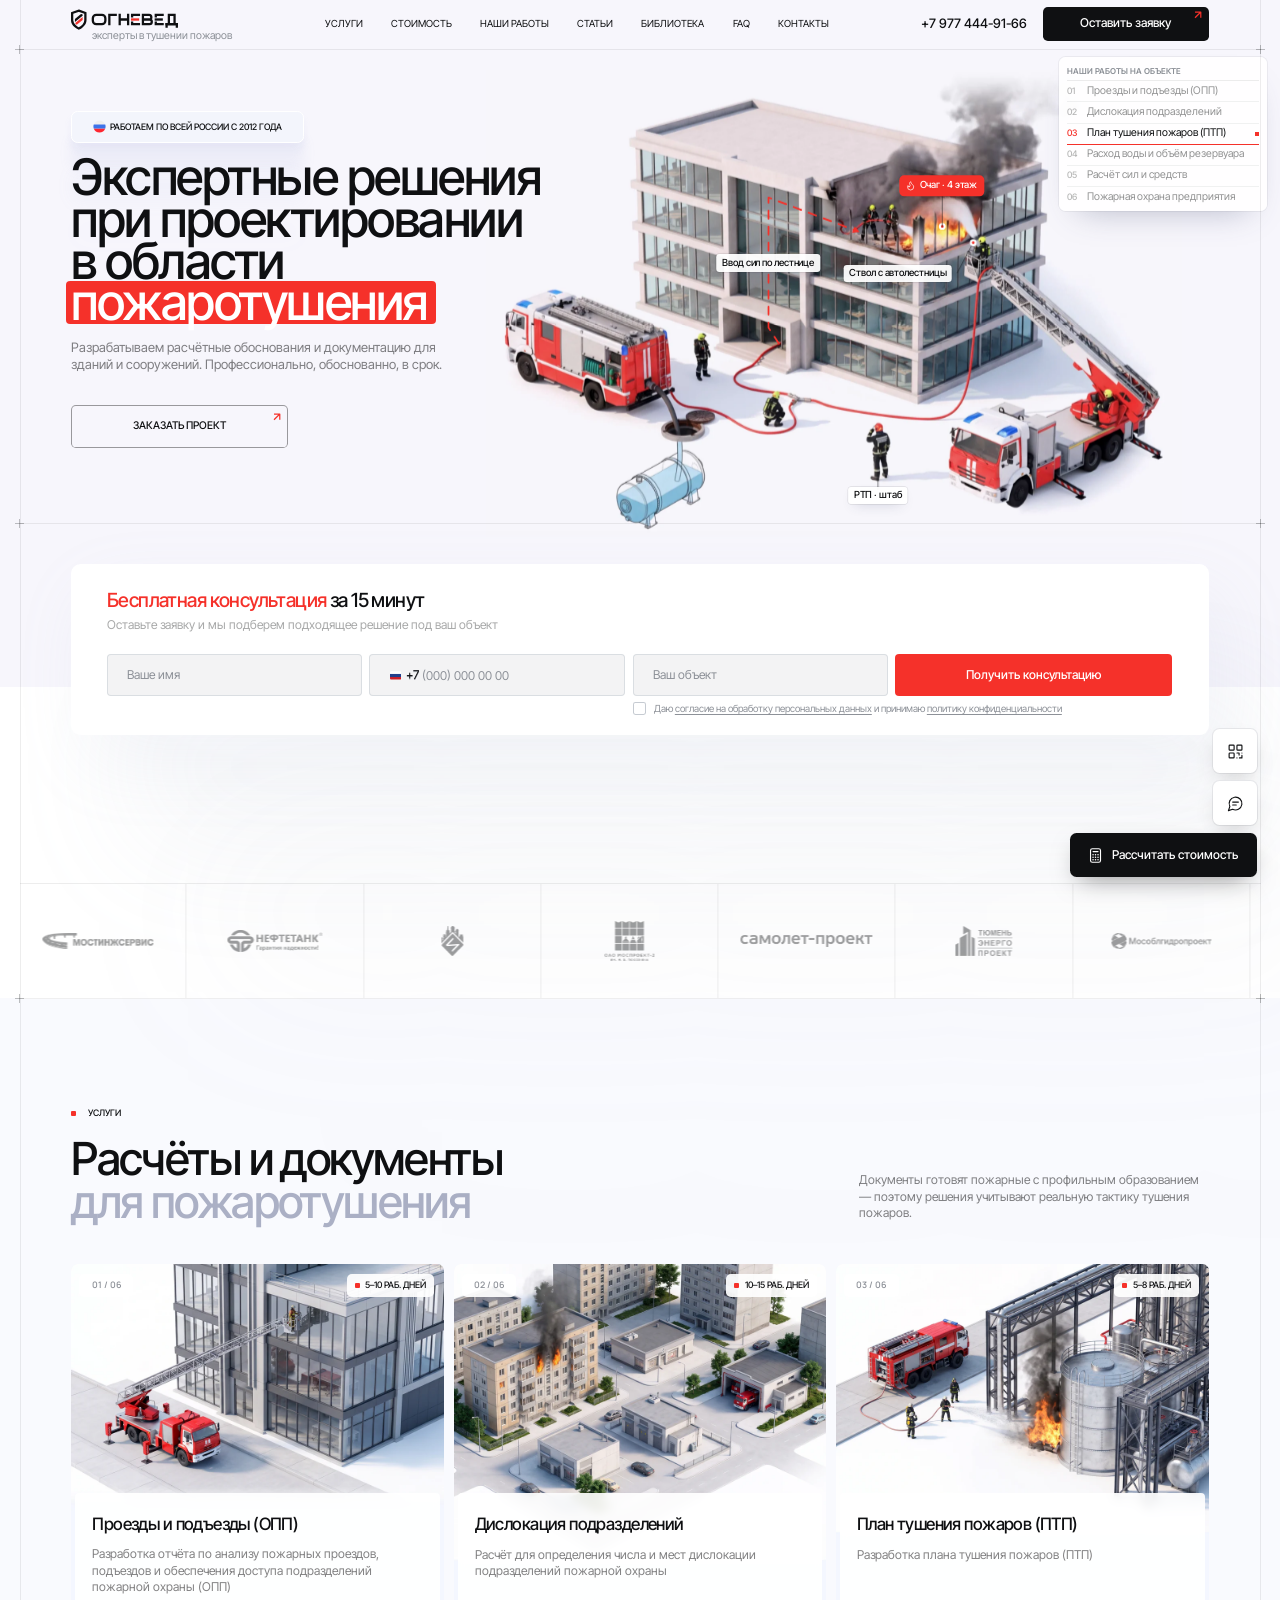
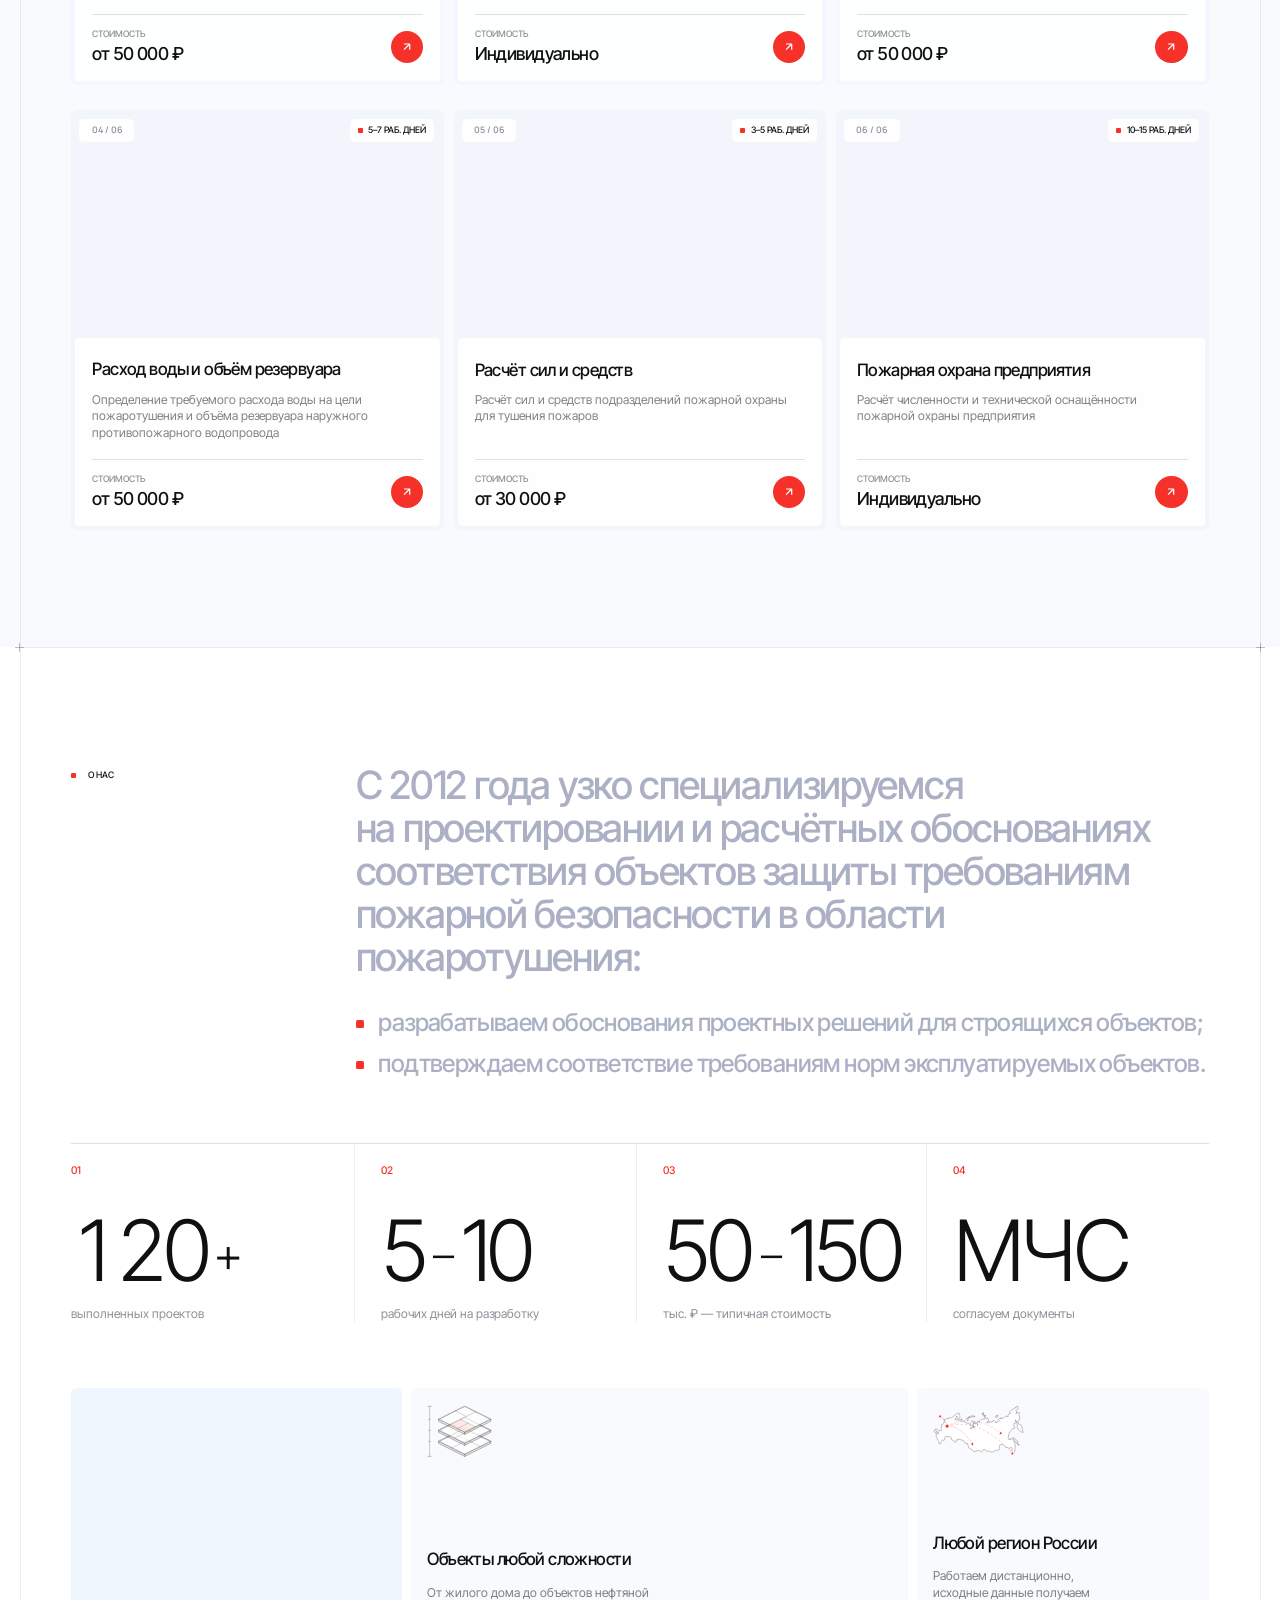
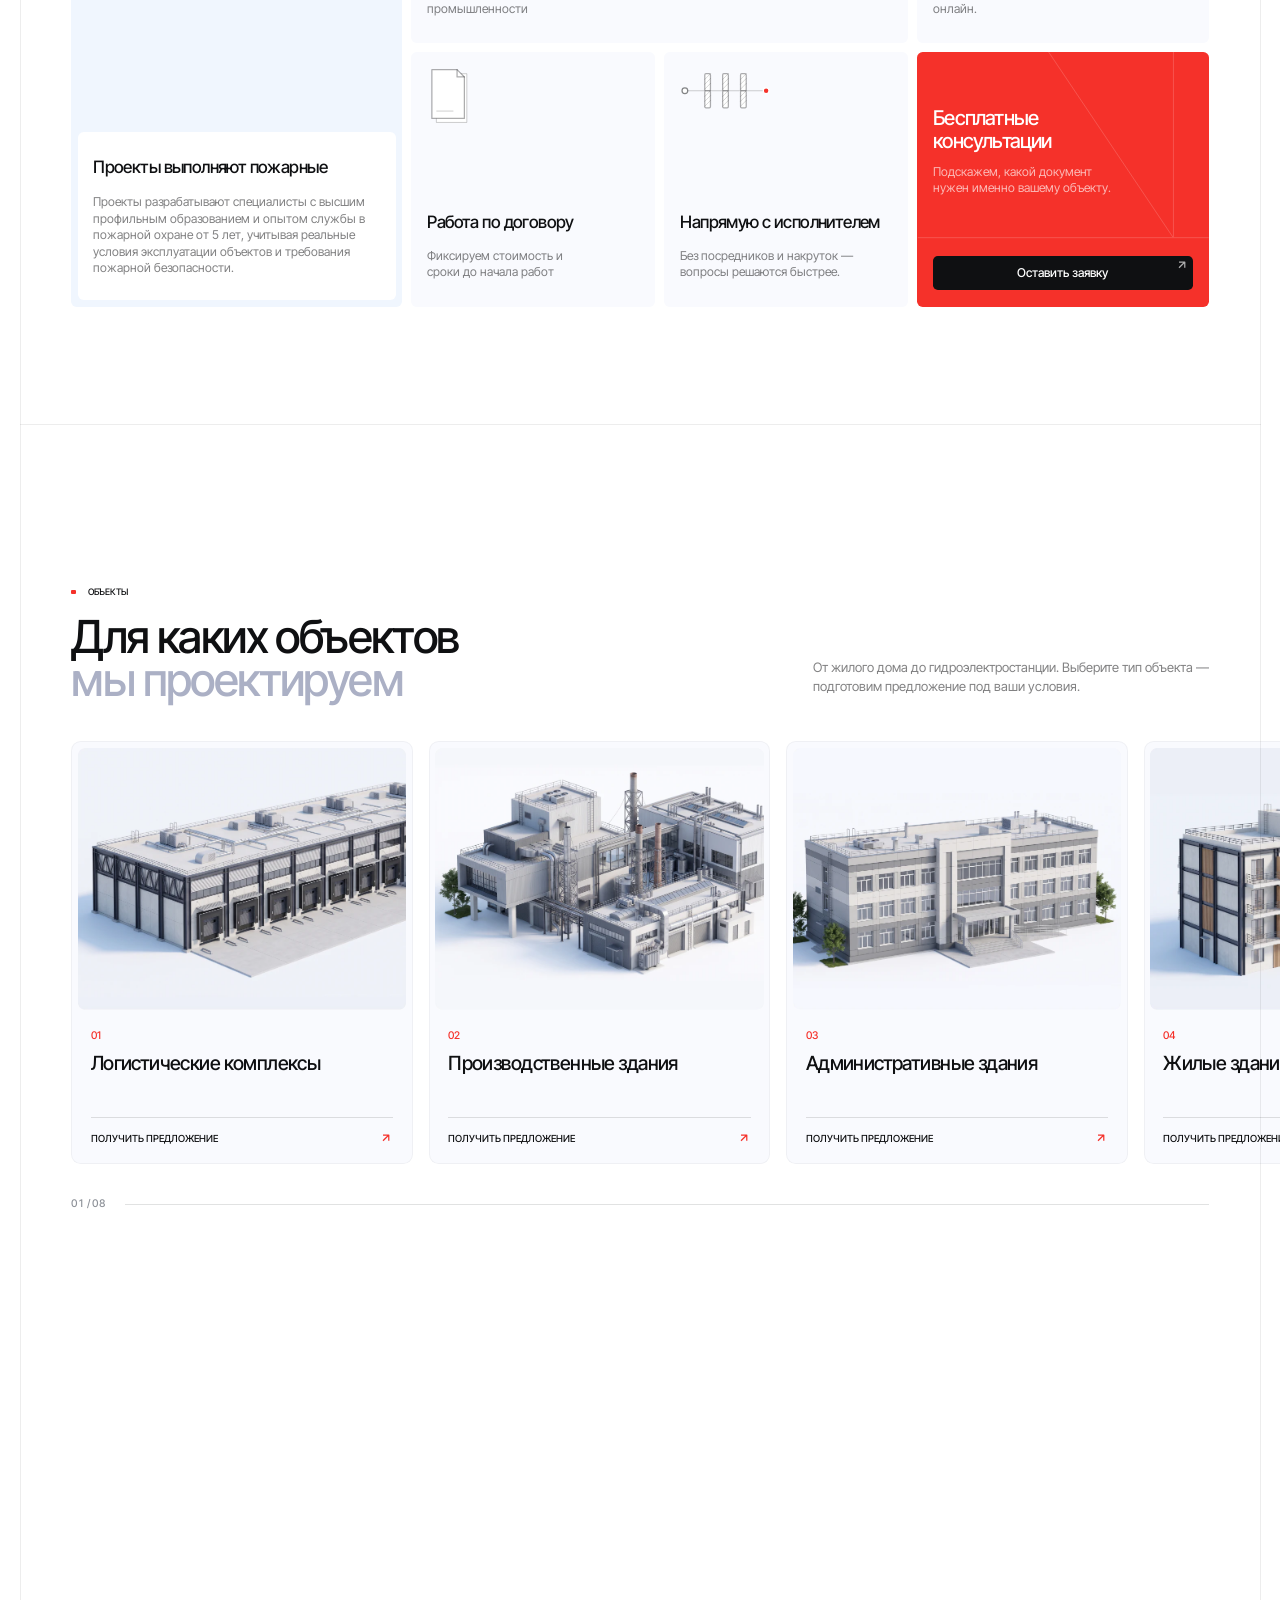
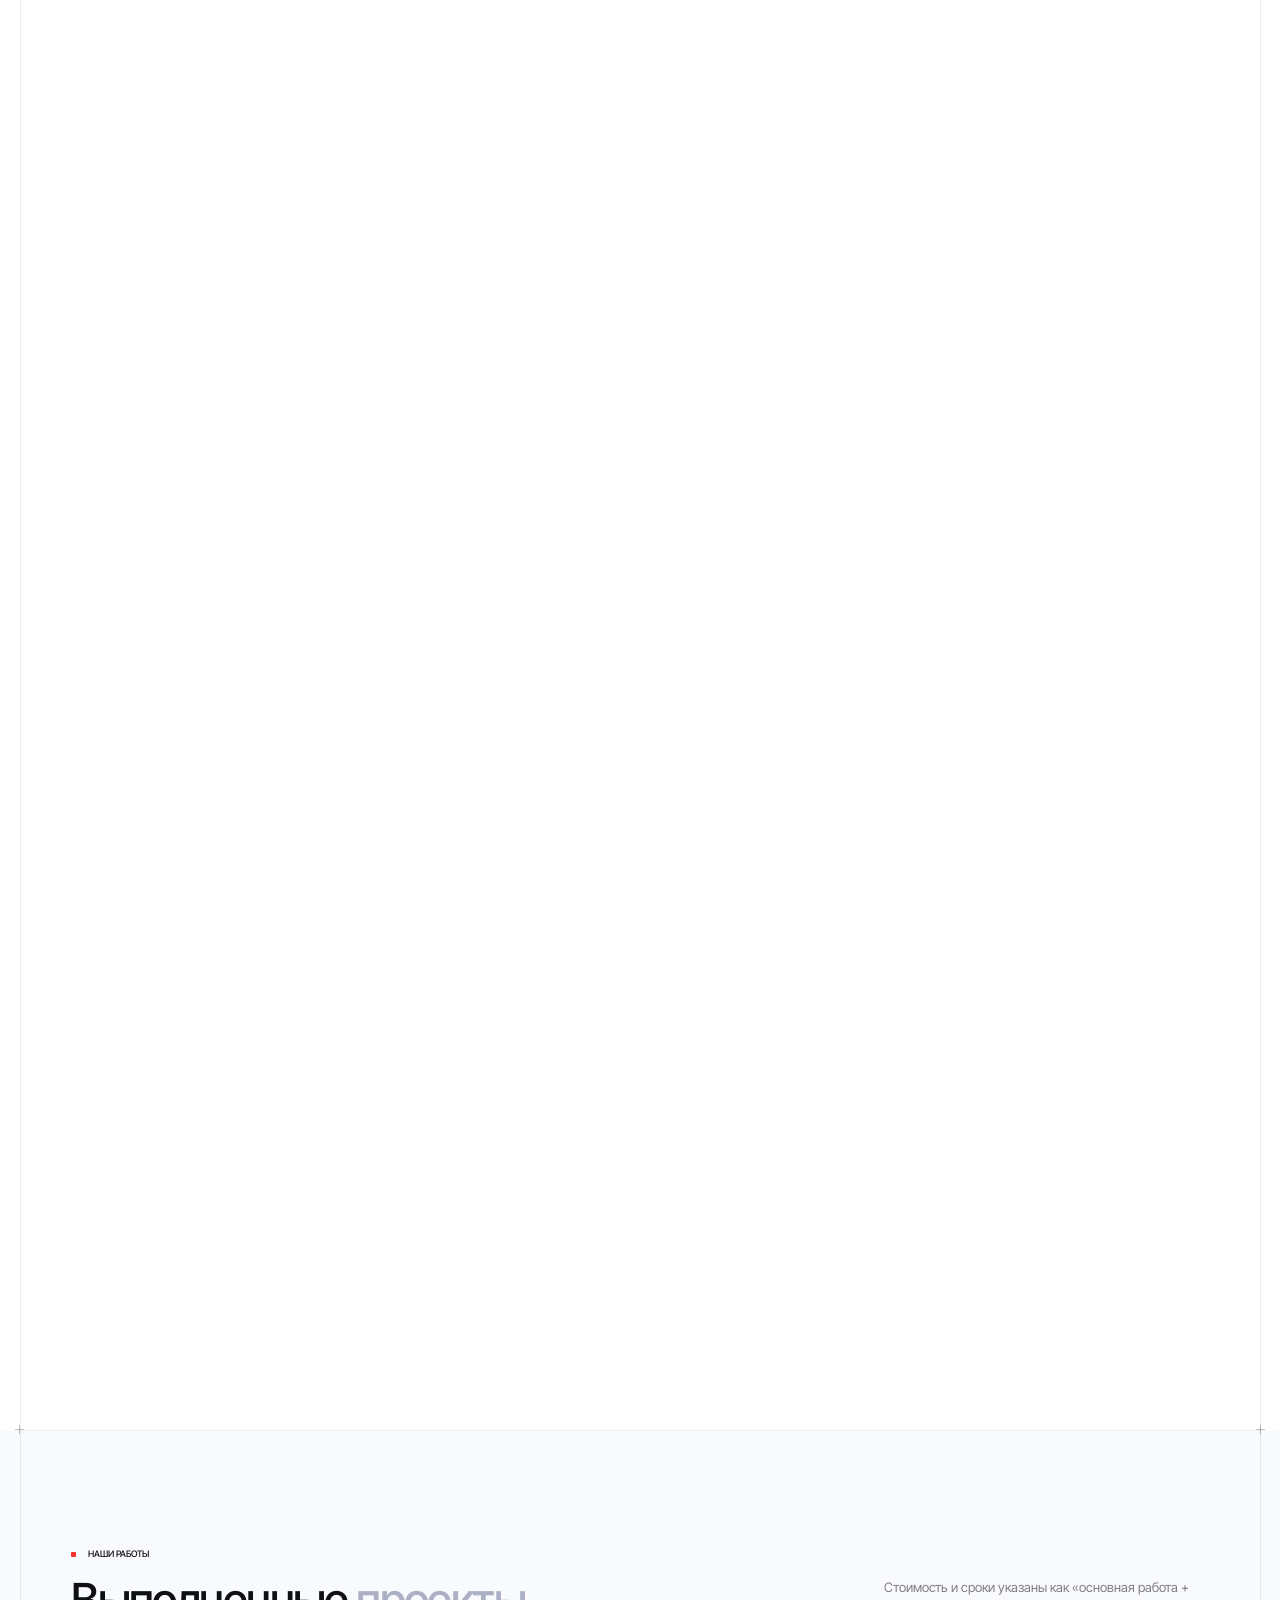
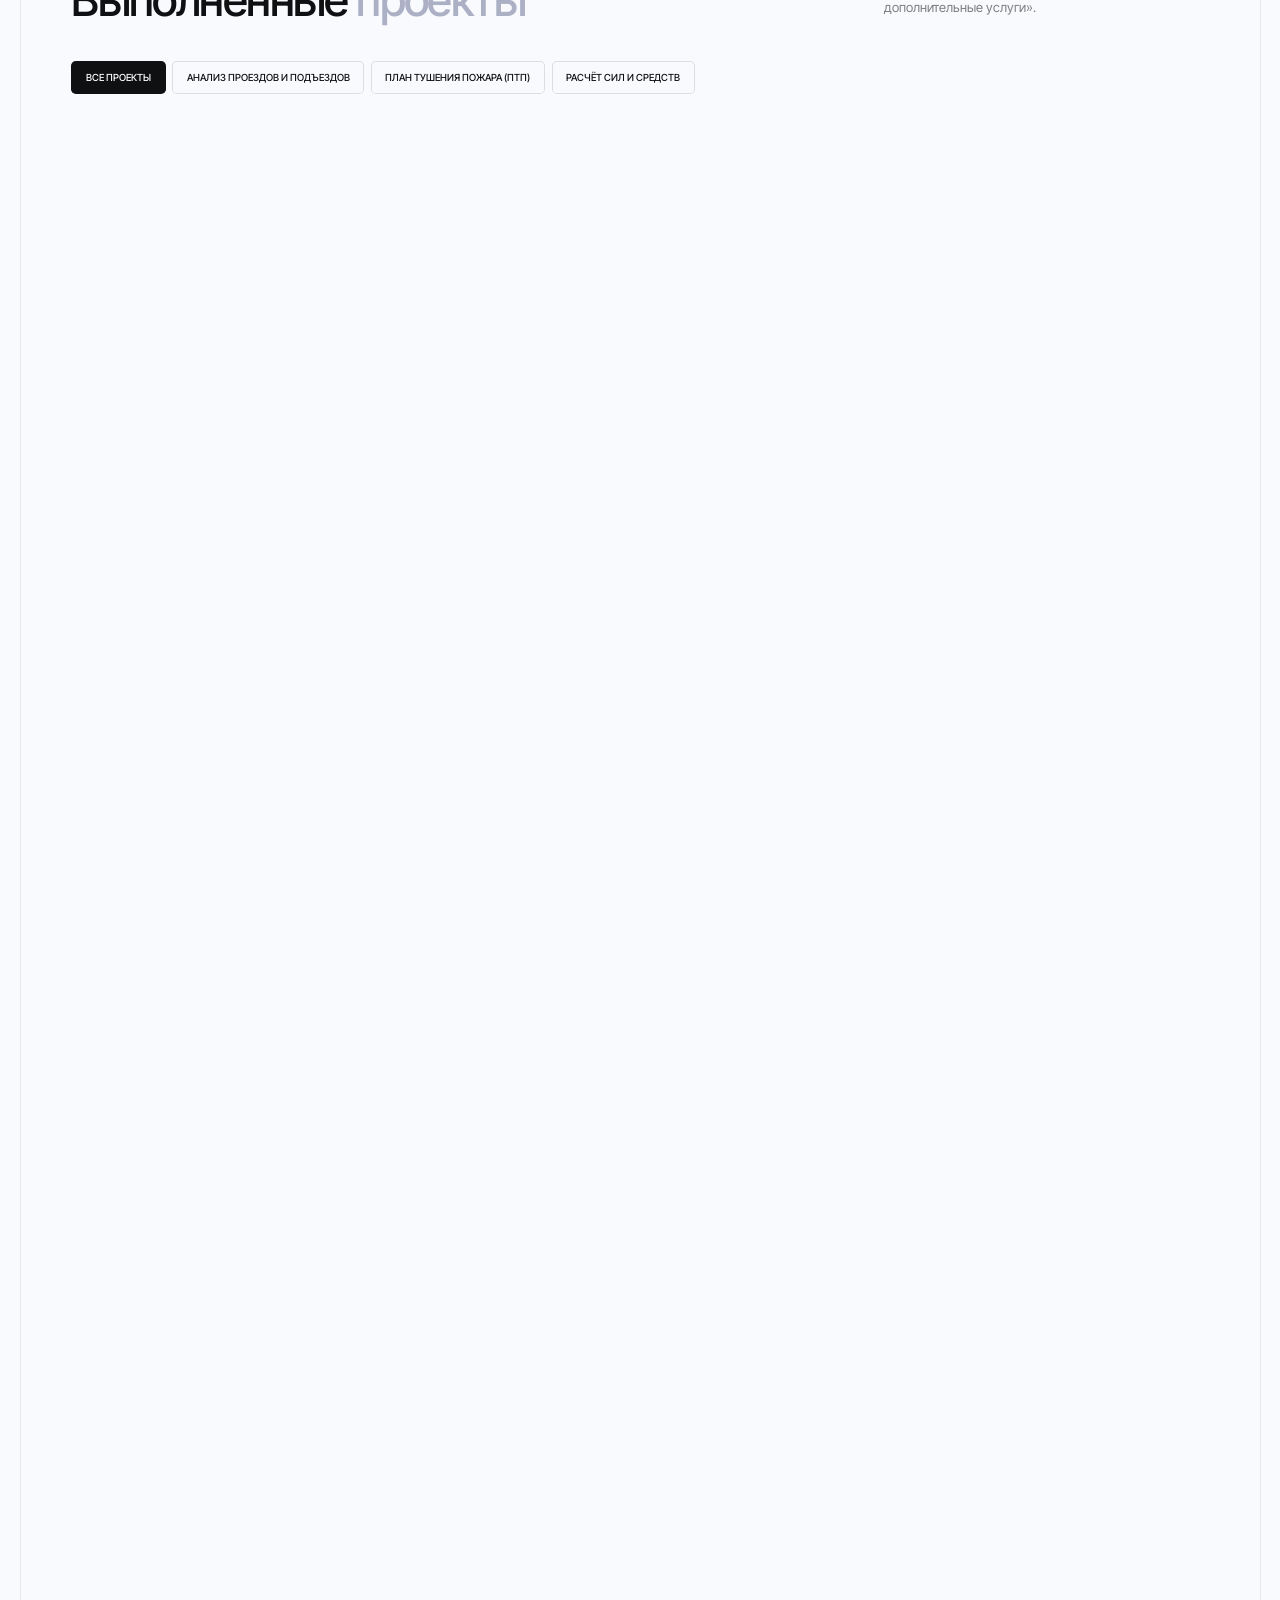
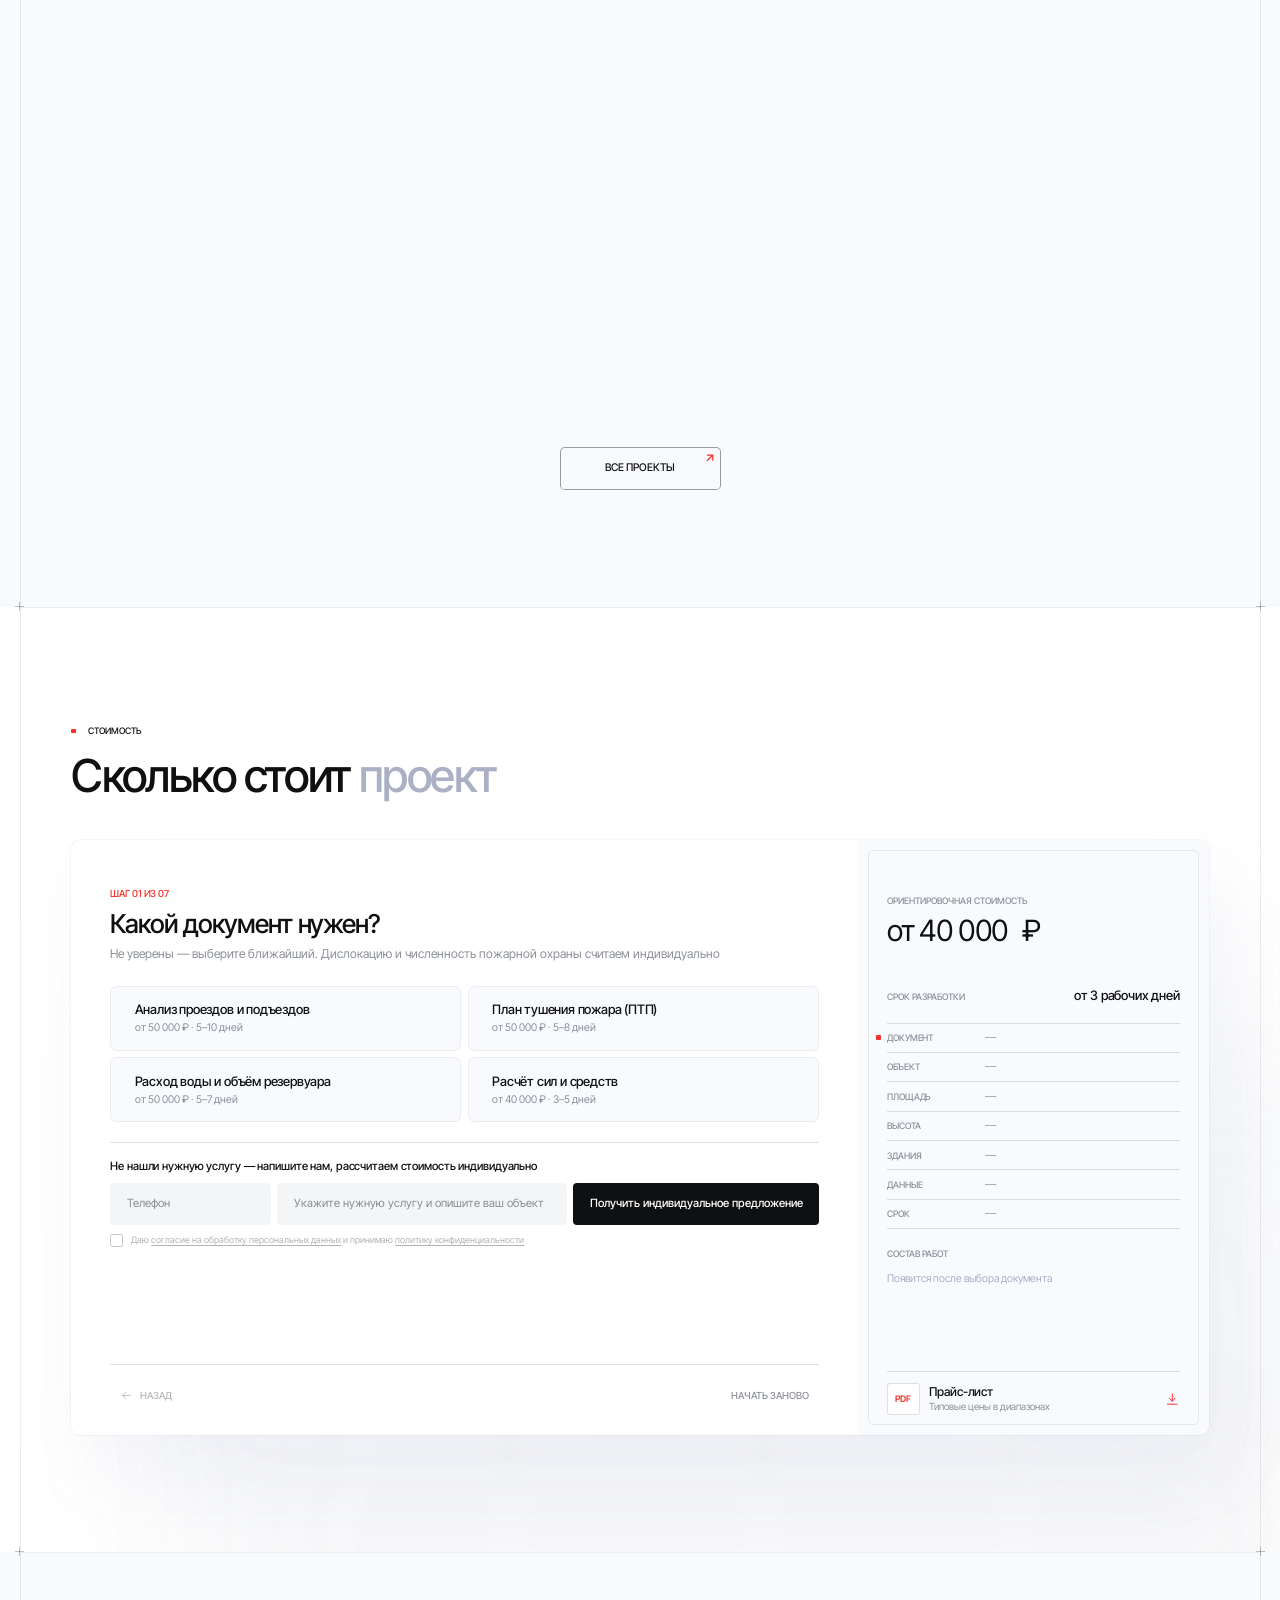
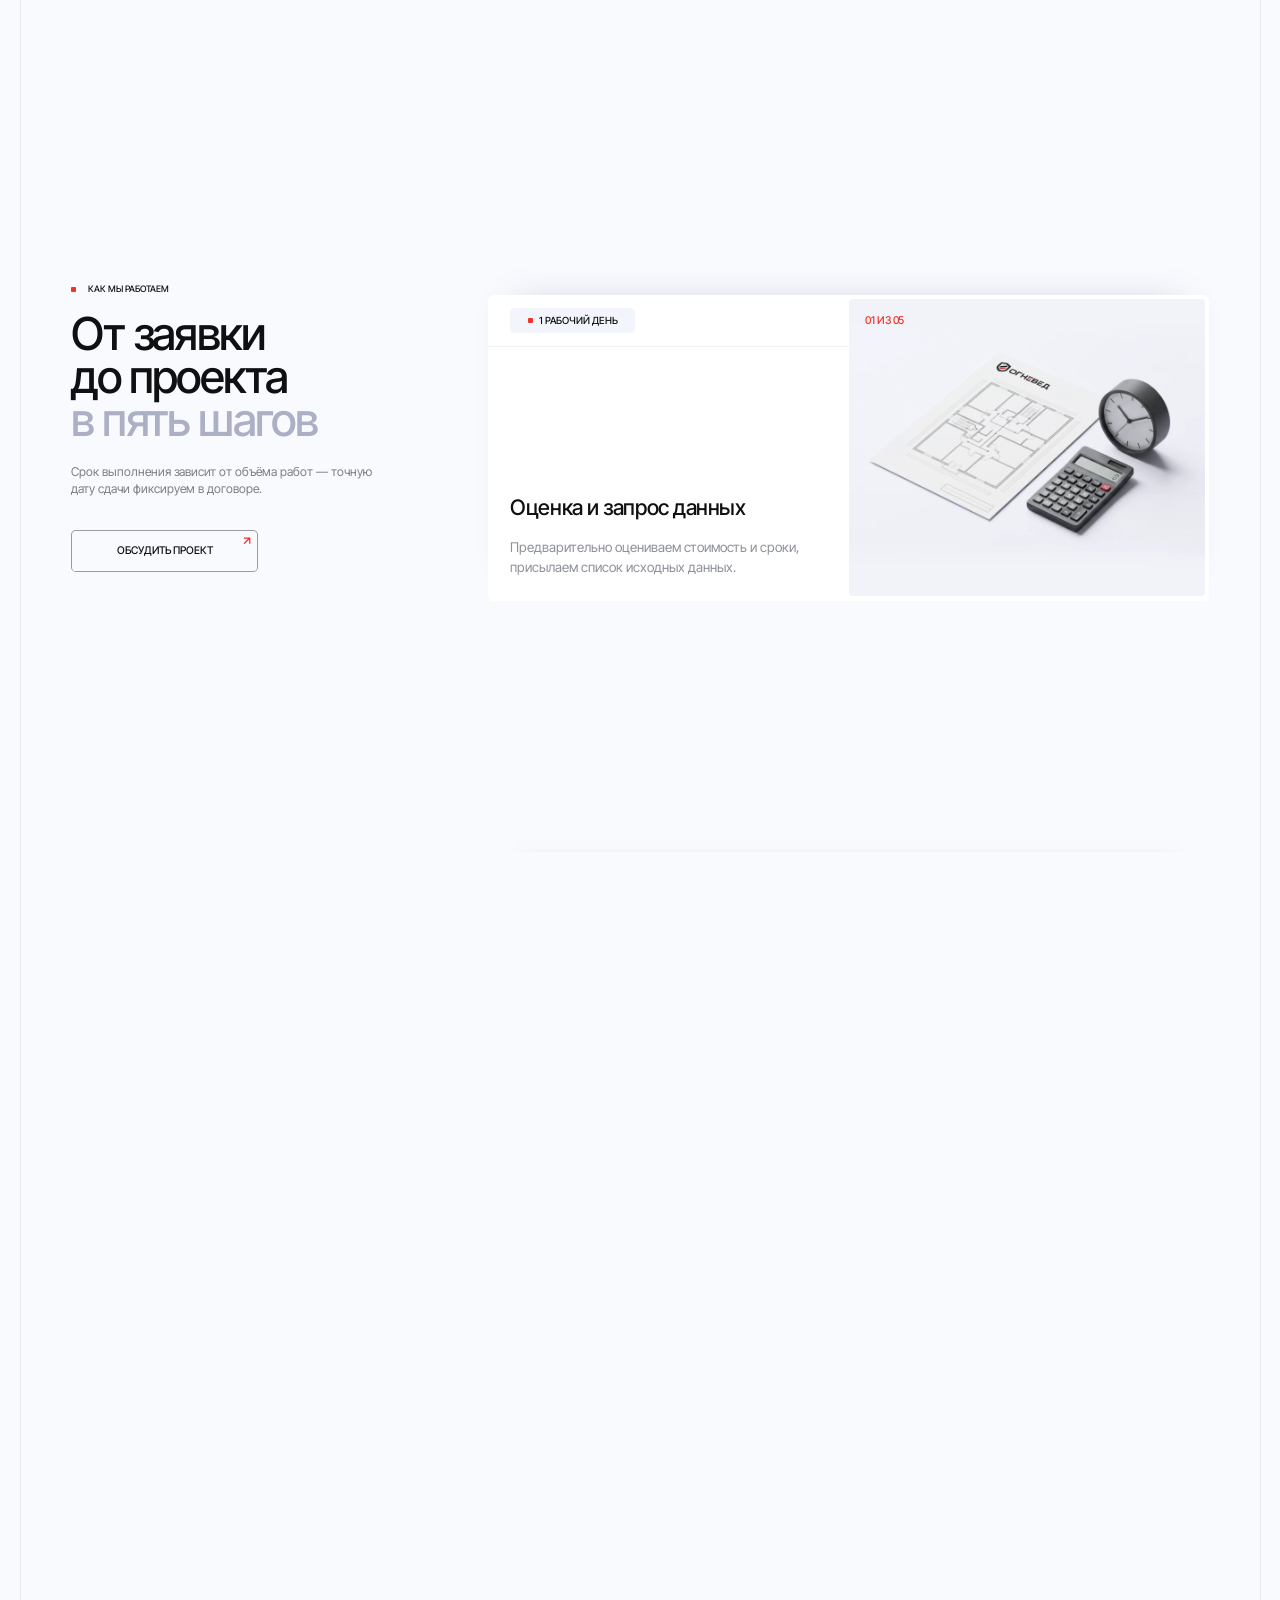
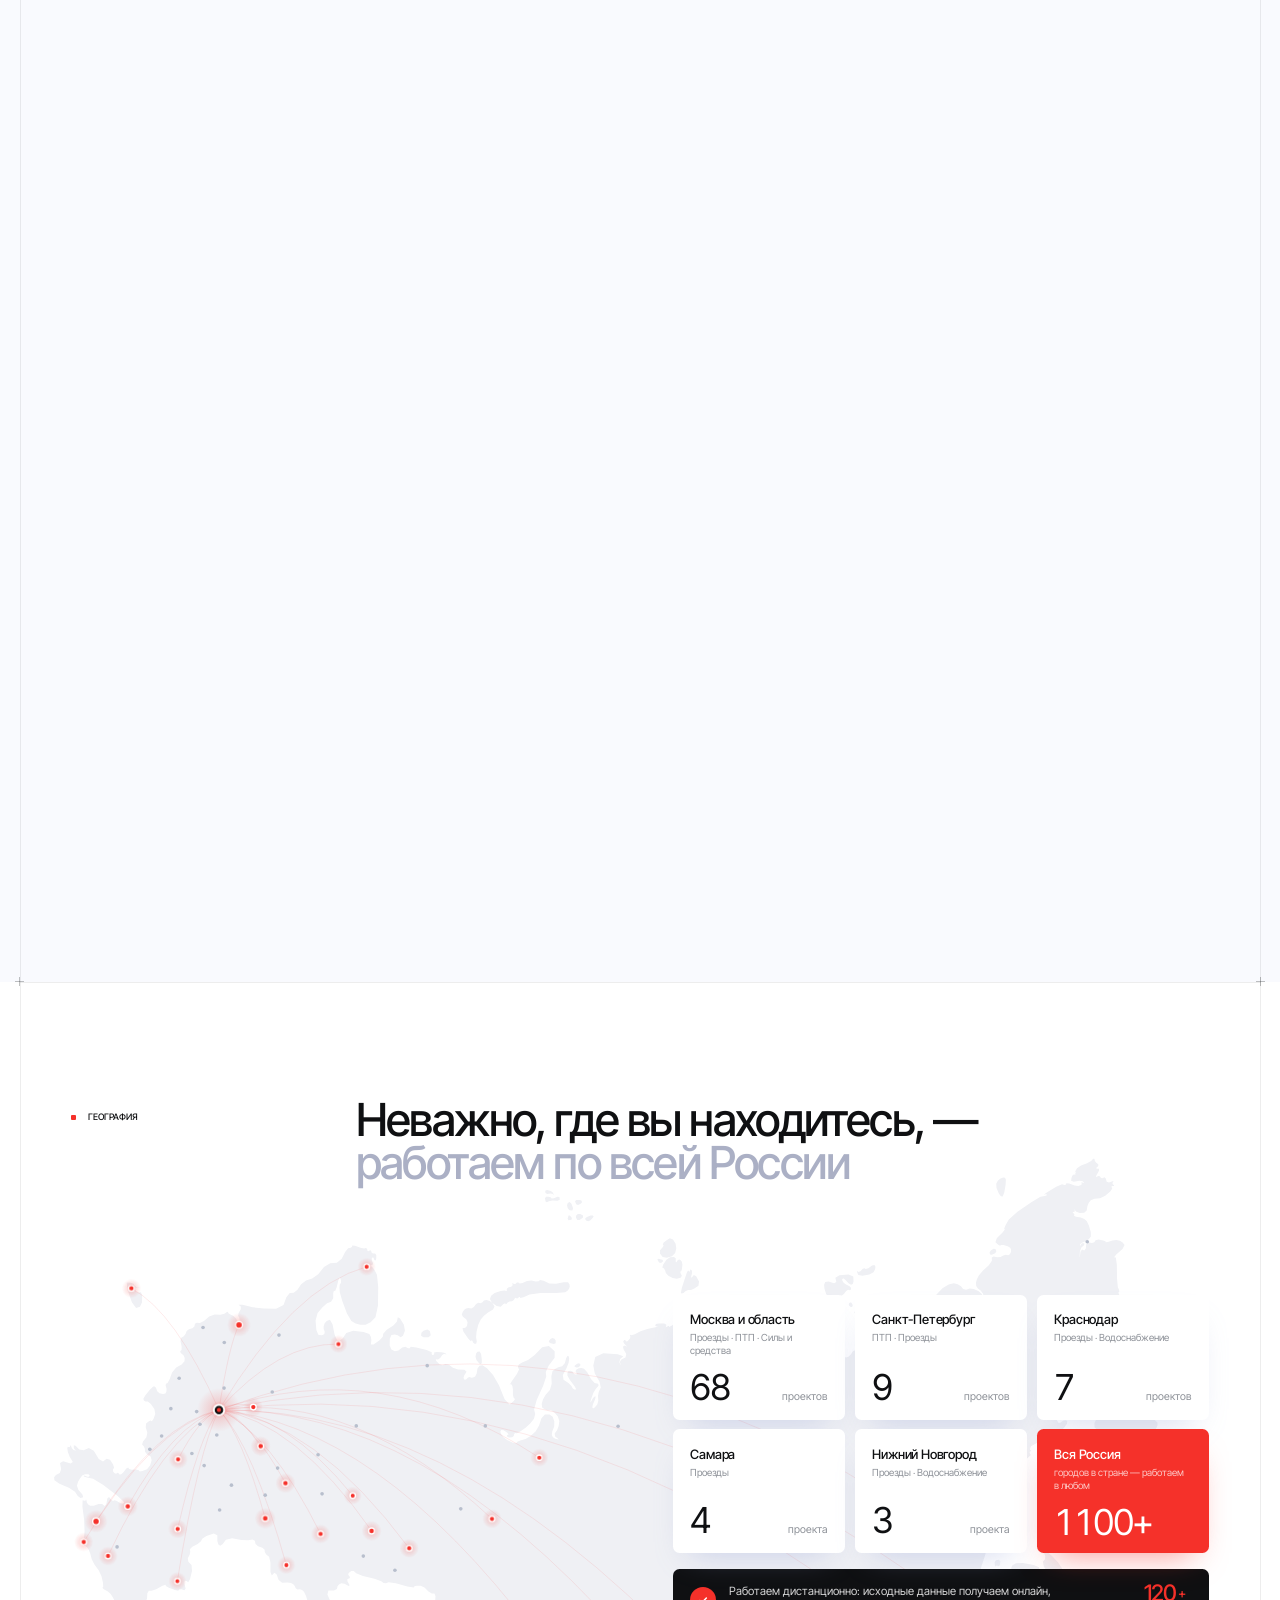
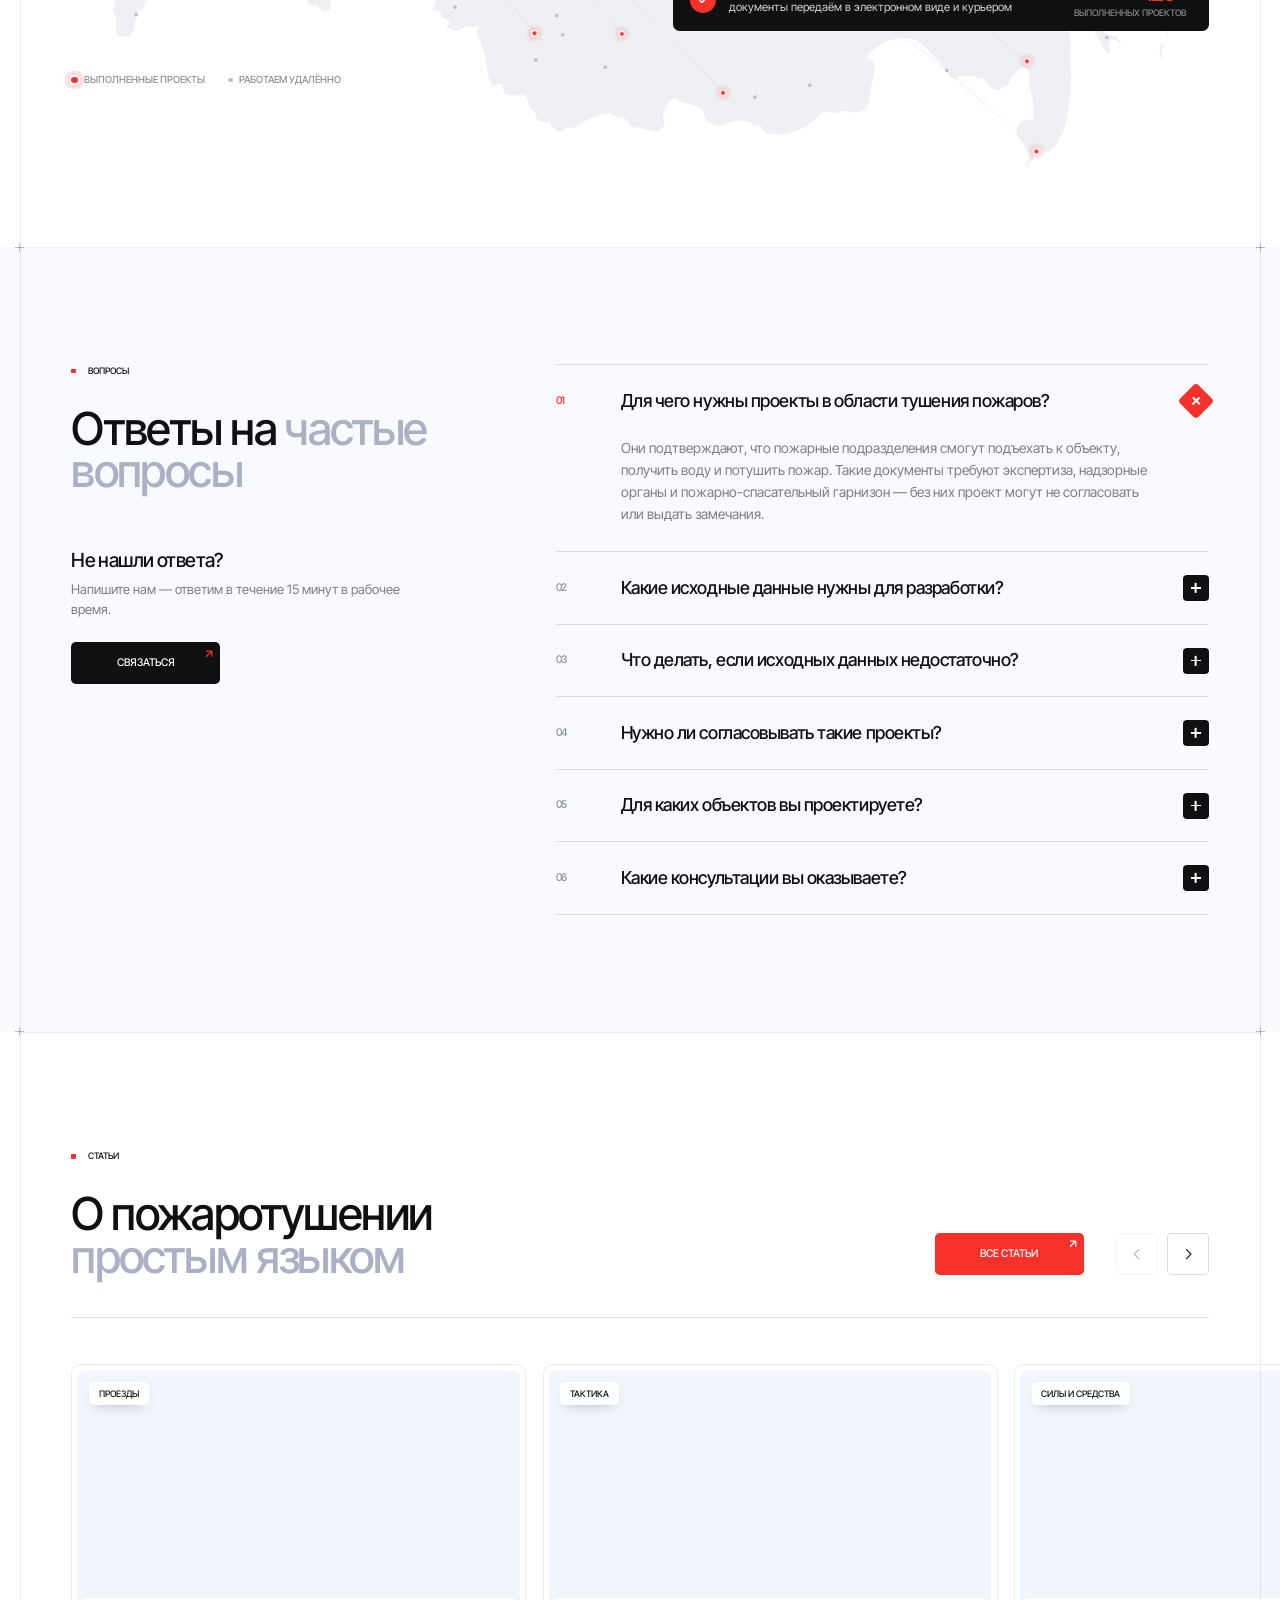
<file: index.html>
<!doctype html>
<html lang="ru">
<head>
<meta charset="utf-8">
<meta name="robots" content="noindex, nofollow">
<meta name="viewport" content="width=device-width, initial-scale=1, viewport-fit=cover">
<meta name="theme-color" content="#f7f6fc">
<title>ОГНЕВЕД — проекты в области тушения пожаров</title>
<meta name="description" content="Расчёты и проектная документация в области пожаротушения: проезды и подъезды, планы тушения пожаров, расход воды, силы и средства. Работаем по всей России.">
<link rel="icon" href="favicon.svg" type="image/svg+xml">
<link rel="preload" href="fonts/inter-tight-cyrillic.woff2" as="font" type="font/woff2" crossorigin>
<link rel="preload" href="fonts/inter-tight-latin.woff2" as="font" type="font/woff2" crossorigin>
<link rel="preload" href="img/m/hero-poster.webp" as="image" fetchpriority="high" media="(max-width: 900px), (max-width: 1199px) and (orientation: portrait), (max-width: 1100px) and (max-height: 520px), (max-width: 1199px) and (hover: none) and (pointer: coarse)">
<link rel="preload" href="img/hero-poster.webp" as="image" fetchpriority="high" media="(min-width: 1200px) and (hover: hover)">
<link rel="stylesheet" href="css/fonts.css">
<link rel="stylesheet" href="css/base.css">
<link rel="stylesheet" href="css/parts.css">
<link rel="stylesheet" href="css/home.css">
<link rel="stylesheet" href="css/mobile.css" media="(max-width: 900px), (max-width: 1199px) and (orientation: portrait), (max-width: 1100px) and (max-height: 520px), (max-width: 1199px) and (hover: none) and (pointer: coarse)">
</head>
<body class="home">
<header class="hdr" id="hdr"></header>

<main class="frame">
  <!-- 01 · первый экран — по макету Figma «home» 2059:6: ролик тушения, поверх — карточка работ и пометки к ним (js/hero.js) -->
  <section class="hero" id="top">
    <div class="hero-stage">
      <i class="fl fl--h" style="--y:40.25rem"></i>
      <div class="hero-in">
        <p class="badge hero-badge" data-c="tx.home.heroBadge" data-k="1"><svg class="flag" viewBox="0 0 16 16" aria-hidden="true"><path d="M7.975.5C4.725.5 1.95 2.6.925 5.5h14.15C14.025 2.6 11.25.5 7.975.5Z" fill="#EEE"/><path d="M7.975 15.5c3.275 0 6.05-2.1 7.075-5H.925c1.025 2.925 3.8 5 7.05 5Z" fill="#FE2630"/><path d="M.925 5.5A7.5 7.5 0 0 0 .5 8c0 .875.15 1.725.425 2.5h14.15c.275-.775.425-1.625.425-2.5s-.15-1.725-.425-2.5H.925Z" fill="#3C73E9"/></svg>Работаем по всей России с 2012 года</p>
        <h1 class="hero-h" data-c="tx.home.heroH"><span class="ln"><span>Экспертные решения</span></span> <span class="ln"><span>при проектировании</span></span> <span class="ln"><span>в области</span></span> <span class="ln"><span><mark class="hl"><b>пожаротушения</b></mark></span></span></h1>
        <p class="hero-sub" data-c="tx.home.heroSub">Разрабатываем расчётные обоснования и&nbsp;документацию для зданий и&nbsp;сооружений. Профессионально, обоснованно, в&nbsp;срок.</p>
        <button class="fb hero-cta" data-b="heroCta" data-open="form"><span>Заказать проект</span><svg class="fb-ar" viewBox="0 0 17 17" aria-hidden="true"><path d="M4.958 12.042 12.042 4.958M4.958 4.958h7.084v7.084"/></svg></button>

        <!-- петля img/hero.mp4 (_tools/hero-video.cjs); поверх — пометки услуг (js/hero.js) -->
        <div class="hero-art" id="art">
          <!-- на телефоне — облегчённая копия ролика 1172 px (img/hero-m.mp4) и постер img/m/hero-poster.webp; запрос — как у mobile.css -->
          <video class="art-video" width="1756" height="1176" muted loop playsinline autoplay preload="auto" aria-label="Пожарные расчёты тушат пожар на верхнем этаже офисного здания: автоцистерна берёт воду из подземного резервуара, рукавная линия идёт через разветвление ко входу и на автолестницу">
            <source src="img/hero-m.mp4" type="video/mp4" media="(max-width: 900px), (max-width: 1199px) and (orientation: portrait), (max-width: 1100px) and (max-height: 520px), (max-width: 1199px) and (hover: none) and (pointer: coarse)">
            <source src="img/hero.mp4" type="video/mp4">
          </video>
          <!-- постер сразу, ролик — после загрузки страницы (его источники подключает hero.js), чтобы не отнимал канал у первого экрана и картинок; на ПК так же, как на телефоне -->
          <script>(function (v) { var m = matchMedia('(max-width: 900px), (max-width: 1199px) and (orientation: portrait), (max-width: 1100px) and (max-height: 520px), (max-width: 1199px) and (hover: none) and (pointer: coarse)').matches;
            v.poster = m ? 'img/m/hero-poster.webp' : 'img/hero-poster.webp';
            { v.removeAttribute('autoplay'); v.ogSrc = [].slice.call(v.querySelectorAll('source')); v.ogSrc.forEach(function (s) { s.remove(); }); v.load(); } })(document.currentScript.previousElementSibling);</script>
        </div>
        <div class="plate" id="plate"></div>
      </div>
    </div>

    <div class="hero-form-w">
      <div class="hero-form">
        <h2 class="hf-t" data-c="tx.home.hfT"><em>Бесплатная консультация</em> за&nbsp;15&nbsp;минут</h2>
        <p class="hf-s" data-c="tx.home.hfS">Оставьте заявку и&nbsp;мы подберем подходящее решение под ваш объект</p>
        <form class="form hf" data-form="hero" novalidate>
          <label class="fld"><input name="name" placeholder=" " autocomplete="name"><span data-c="tx.form.name">Ваше имя</span></label>
          <label class="fld fld--tel"><svg class="flag" viewBox="0 0 14 11" aria-hidden="true"><path d="M14 9.036c0 .417-.164.816-.456 1.111a1.55 1.55 0 0 1-1.1.46H1.556a1.55 1.55 0 0 1-1.1-.46A1.58 1.58 0 0 1 0 9.036V7.464h14v1.572Z" fill="#CE2028"/><path d="M0 3.536h14v3.928H0z" fill="#22408C"/><path d="M12.444.393H1.556c-.413 0-.809.165-1.1.46A1.58 1.58 0 0 0 0 1.964v1.572h14V1.964c0-.417-.164-.816-.456-1.111a1.55 1.55 0 0 0-1.1-.46Z" fill="#fff"/></svg><input name="phone" type="tel" placeholder="+7 (000) 000 00 00" autocomplete="tel" required><span class="pfx">+7</span></label>
          <label class="fld"><input name="obj" placeholder=" "><span data-c="tx.form.obj">Ваш объект</span></label>
          <button class="btn btn--red" type="submit" data-c="tx.form.btnRow">Получить консультацию</button>
          <label class="consent agr"><input type="checkbox" name="agree" required><i></i><span data-c="tx.form.agree">Даю <a href="soglasie.html" target="_blank">согласие на&nbsp;обработку персональных данных</a> и&nbsp;принимаю <a href="politika.html" target="_blank">политику конфиденциальности</a></span></label>
          <div class="form-ok"><svg viewBox="0 0 24 24" fill="none" stroke="currentColor" stroke-width="1.6" stroke-linecap="round" stroke-linejoin="round"><circle cx="12" cy="12" r="10"/><path d="m7.5 12.5 3 3 6-6.5"/></svg><b data-c="tx.form.okT">Заявка отправлена</b><p class="muted" data-c="forms.hero.ok">Специалист перезвонит в течение 15 минут в рабочее время.</p></div>
        </form>
      </div>
    </div>
  </section>

  <!-- клиенты: сетка логотипов на линиях рамки -->
  <section class="clients" aria-label="Нам доверяют">
    <div class="wrap2 cl-head"><p class="badge badge--flat" data-c="tx.home.clBadge" data-k="1"><i></i>Нам доверяют</p><p class="cl-note" data-c="tx.home.clNote">Проектные институты, девелоперы и&nbsp;промышленные предприятия</p></div>
    <div class="cl-grid" id="clients"></div>
  </section>

  <!-- 02 · услуги: шесть карточек 3 × 2 по макету Figma (2031:1164) — картинка, срок, цена; при наведении — сцена услуги -->
  <section class="sec sec--tint" id="services">
    <div class="wrap2">
      <div class="sh">
        <p class="badge badge--flat" data-c="tx.home.svcBadge" data-k="1"><i></i>Услуги</p>
        <h2 class="h2x" data-c="tx.home.svcH">Расчёты и&nbsp;документы <span class="g">для пожаротушения</span></h2>
        <div class="sh-r"><p data-c="tx.home.svcP">Документы готовят пожарные с&nbsp;профильным образованием — поэтому решения учитывают реальную тактику тушения пожаров.</p></div>
      </div>
      <div class="scx" id="svc"></div>
    </div>
  </section>

  <!-- 03 · о нас: заявление, цифры, преимущества — бенто-сетка плиток с графикой (js/pros-fx.js) -->
  <section class="sec" id="about">
    <div class="wrap2">
      <div class="st">
        <p class="badge badge--flat rv" data-c="tx.home.abBadge" data-k="1"><i></i>О нас</p>
        <div class="st-text" id="statement" data-c="tx.home.statement"><p>С&nbsp;2012 года узко специализируемся на&nbsp;проектировании и&nbsp;расчётных обоснованиях соответствия объектов защиты требованиям пожарной безопасности в&nbsp;области пожаротушения:</p>
          <ul><li>разрабатываем обоснования проектных решений для строящихся объектов;</li><li>подтверждаем соответствие требованиям норм эксплуатируемых объектов.</li></ul></div>
      </div>
      <ul class="nums" id="nums"></ul>
      <ul class="prx" id="pros"></ul>
    </div>
  </section>

  <!-- 04 · объекты: горизонтальная лента, едет при прокрутке -->
  <section class="objx" id="objects">
    <div class="objx-pin">
      <div class="wrap2 sh">
        <p class="badge badge--flat" data-c="tx.home.objBadge" data-k="1"><i></i>Объекты</p>
        <h2 class="h2x" data-c="tx.home.objH">Для каких объектов<br><span class="g">мы&nbsp;проектируем</span></h2>
        <div class="sh-r"><p data-c="tx.home.objP">От жилого дома до&nbsp;гидроэлектростанции. Выберите тип объекта&nbsp;—<br>подготовим предложение под ваши условия.</p></div>
      </div>
      <div class="objx-track" id="obj"></div>
      <div class="wrap2 objx-bar"><span class="num" id="obj-k">01 / 08</span><i><b id="obj-p"></b></i></div>
    </div>
  </section>

  <!-- 05 · наши работы -->
  <section class="sec sec--tint" id="works">
    <div class="wrap2">
      <div class="sh">
        <p class="badge badge--flat" data-c="tx.home.wkBadge" data-k="1"><i></i>Наши работы</p>
        <h2 class="h2x" data-c="tx.home.wkH">Выполненные <span class="g">проекты</span></h2>
        <div class="sh-r"><p data-c="tx.home.wkP">Стоимость и&nbsp;сроки указаны как «основная работа + дополнительные услуги».</p></div>
      </div>
      <div class="chips2" id="works-f"></div>
      <div class="wkx" id="works-list"></div>
      <div class="more2"><a class="fb" data-b="worksMore" id="works-more" href="raboty.html"><span>Все проекты</span><svg class="fb-ar" viewBox="0 0 17 17" aria-hidden="true"><path d="M4.958 12.042 12.042 4.958M4.958 4.958h7.084v7.084"/></svg></a></div>
    </div>
  </section>

  <!-- 06 · стоимость -->
  <section class="sec" id="price">
    <div class="wrap2">
      <div class="sh">
        <p class="badge badge--flat" data-c="tx.home.prBadge" data-k="1"><i></i>Стоимость</p>
        <h2 class="h2x" data-c="tx.home.prH">Сколько стоит <span class="g">проект</span></h2>
      </div>
      <div class="calc-wrap rv" id="calc"></div>
    </div>
  </section>

  <!-- 07 · как мы работаем: блок закрепляется на экран; слева заголовок и кнопка, справа в кадре одна карточка шага —
       при прокрутке следующая выезжает снизу и ложится поверх, предыдущие уходят в стопку -->
  <section class="sec sec--tint" id="steps">
    <div class="stk-run" id="stk-run"><div class="stk-pin">
    <div class="wrap2 stk">
      <div class="stk-l">
        <p class="badge badge--flat" data-c="tx.home.stBadge" data-k="1"><i></i>Как мы работаем</p>
        <h2 class="h2x" data-c="tx.home.stH">От&nbsp;заявки<br class="pc-only"> до&nbsp;проекта<br><span class="g">в&nbsp;пять шагов</span></h2>
        <p class="stk-s" data-c="tx.home.stP">Срок выполнения зависит от&nbsp;объёма работ — точную дату сдачи фиксируем в&nbsp;договоре.</p>
        <button class="fb" data-b="steps" data-open="form" data-q="Обсудить проект"><span>Обсудить проект</span><svg class="fb-ar" viewBox="0 0 17 17" aria-hidden="true"><path d="M4.958 12.042 12.042 4.958M4.958 4.958h7.084v7.084"/></svg></button>
      </div>
      <ol class="stk-list" id="stk"></ol>
    </div>
    </div></div>
  </section>

  <!-- 08 · география: контур России подложкой, маршруты из Москвы пунктиром, иллюстрация поверх карты (D.geoImg),
       справа карточки городов с числом проектов и красная «Всего», под ними тёмная плашка -->
  <section class="sec" id="geo">
    <div class="wrap2">
      <div class="geh">
        <p class="badge badge--flat" data-c="tx.home.geoBadge" data-k="1"><i></i>География</p>
        <h2 class="h2x" data-c="tx.home.geoH">Неважно, где вы&nbsp;находитесь, —<br><span class="g">работаем по&nbsp;всей России</span></h2>
      </div>
      <div class="gst">
        <div class="map gst-map rv" id="map"><div class="map-tip" id="map-tip"></div></div>
        <div class="gst-lg" aria-hidden="true"><span data-c="tx.home.geoLg1" data-k="1"><i class="lg-dot"></i>Выполненные проекты</span><span data-c="tx.home.geoLg2" data-k="1"><i class="lg-ring"></i>Работаем удалённо</span></div>
        <div class="gst-art" id="geo-art"></div>
        <div class="gst-r">
          <ul class="gcx" id="geo-cards"></ul>
          <div class="gbar">
            <span class="gbar-i"><svg viewBox="0 0 20 20" aria-hidden="true"><path d="m6 10.4 2.6 2.6L14 7.4"/></svg></span>
            <p data-c="tx.home.geoBar">Работаем дистанционно: исходные данные получаем онлайн, документы передаём в&nbsp;электронном виде и&nbsp;курьером</p>
            <b id="geo-total"></b>
          </div>
        </div>
      </div>
    </div>
  </section>

  <!-- 09 · вопросы -->
  <section class="sec sec--tint" id="faq">
    <div class="wrap2 fqx">
      <div class="fqx-l">
        <p class="badge badge--flat" data-c="tx.home.faqBadge" data-k="1"><i></i>Вопросы</p>
        <h2 class="h2x" data-c="tx.home.faqH">Ответы на&nbsp;<span class="g">частые вопросы</span></h2>
        <div class="fqx-ask" id="faq-ask"></div>
      </div>
      <div class="fqx-list" id="faq-list"></div>
    </div>
  </section>

  <!-- 10 · статьи: лента карточек листается стрелками, перетаскиванием и жестом тачпада -->
  <section class="sec" id="blog">
    <div class="wrap2 arh">
      <div class="arh-l">
        <p class="badge badge--flat" data-c="tx.home.blogBadge" data-k="1"><i></i>Статьи</p>
        <h2 class="h2x" data-c="tx.home.blogH">О&nbsp;пожаротушении<br><span class="g">простым языком</span></h2>
      </div>
      <div class="arh-r">
        <a class="fb fb--red" data-b="blogAll" href="blog.html"><span>Все статьи</span><svg class="fb-ar" viewBox="0 0 17 17" aria-hidden="true"><path d="M4.958 12.042 12.042 4.958M4.958 4.958h7.084v7.084"/></svg></a>
        <div class="arn">
          <button class="arn-b" id="ar-prev" aria-label="Предыдущая статья"><svg viewBox="0 0 20 20" aria-hidden="true"><path d="M12 4.5 6.5 10l5.5 5.5"/></svg></button>
          <button class="arn-b" id="ar-next" aria-label="Следующая статья"><svg viewBox="0 0 20 20" aria-hidden="true"><path d="m8 4.5 5.5 5.5L8 15.5"/></svg></button>
        </div>
      </div>
    </div>
    <div class="arv">
      <div class="wrap2"><div class="arx" id="arts"></div></div>
    </div>
  </section>

  <!-- 11 · библиотека -->
  <section class="sec sec--tint" id="library">
    <div class="wrap2">
      <div class="sh">
        <p class="badge badge--flat" data-c="tx.home.libBadge" data-k="1"><i></i>Библиотека</p>
        <h2 class="h2x" data-c="tx.home.libH">Нормативы и&nbsp;книги,<br><span class="g">с&nbsp;которыми работаем</span></h2>
        <div class="sh-r"><a class="fb fb--sm" data-b="libOpen" href="biblioteka.html"><span>Открыть библиотеку</span><svg class="fb-ar" viewBox="0 0 17 17" aria-hidden="true"><path d="M4.958 12.042 12.042 4.958M4.958 4.958h7.084v7.084"/></svg></a></div>
      </div>
      <div class="lib-grid lbx" id="lib"></div>
    </div>
  </section>
</main>

<footer class="ftr ftr--dark" id="ftr"></footer>

<script src="js/vendor/lenis.min.js"></script>
<script src="js/vendor/qrcode.js"></script>
<script src="js/content.js"></script>
<script src="js/data.js"></script>
<script src="js/map-dots.js"></script>
<script src="js/map-outline.js"></script>
<script src="js/ui.js"></script>
<script src="js/cards.js"></script>
<script src="js/calc.js"></script>
<script src="js/hero.js"></script>
<script src="js/svc-fx.js"></script>
<script src="js/pros-fx.js"></script>
<script src="js/obj-fx.js"></script>
<script src="js/home.js"></script>
<script src="js/motion.js"></script>
</body>
</html>
</file>
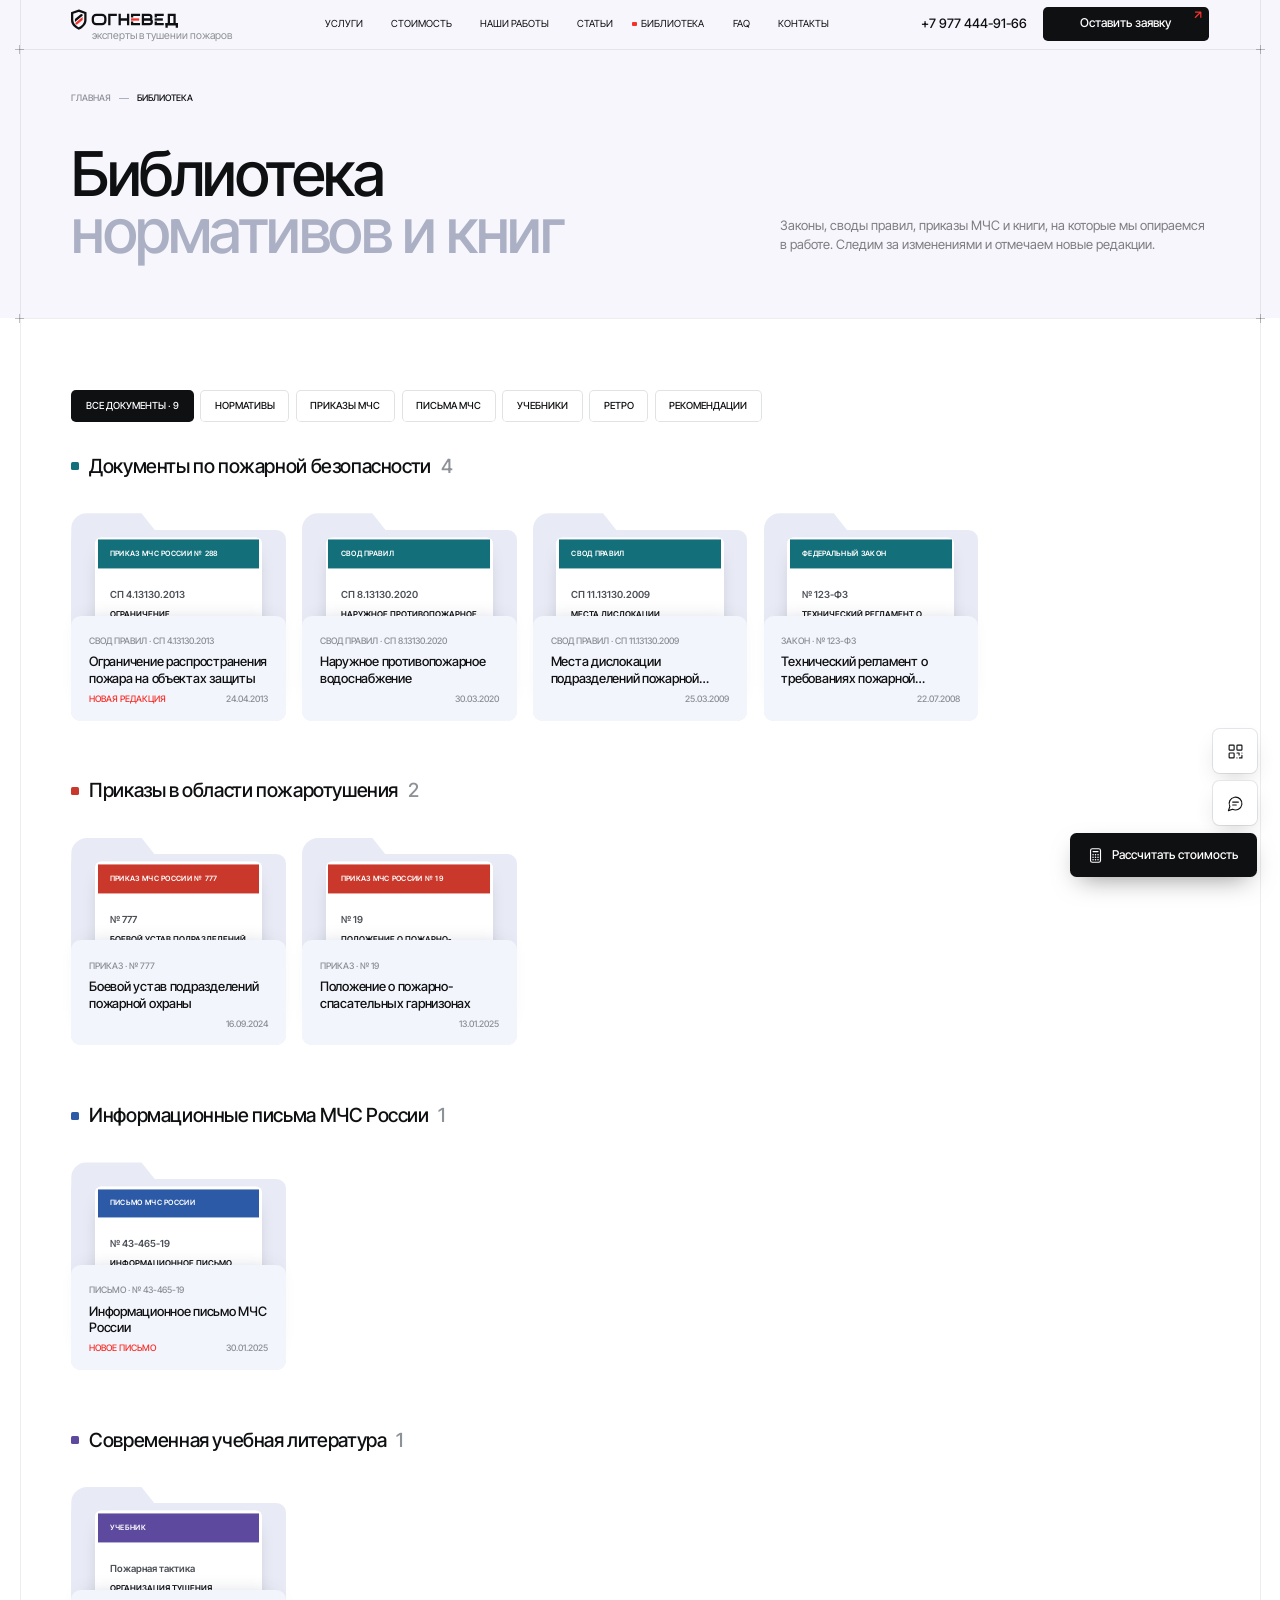
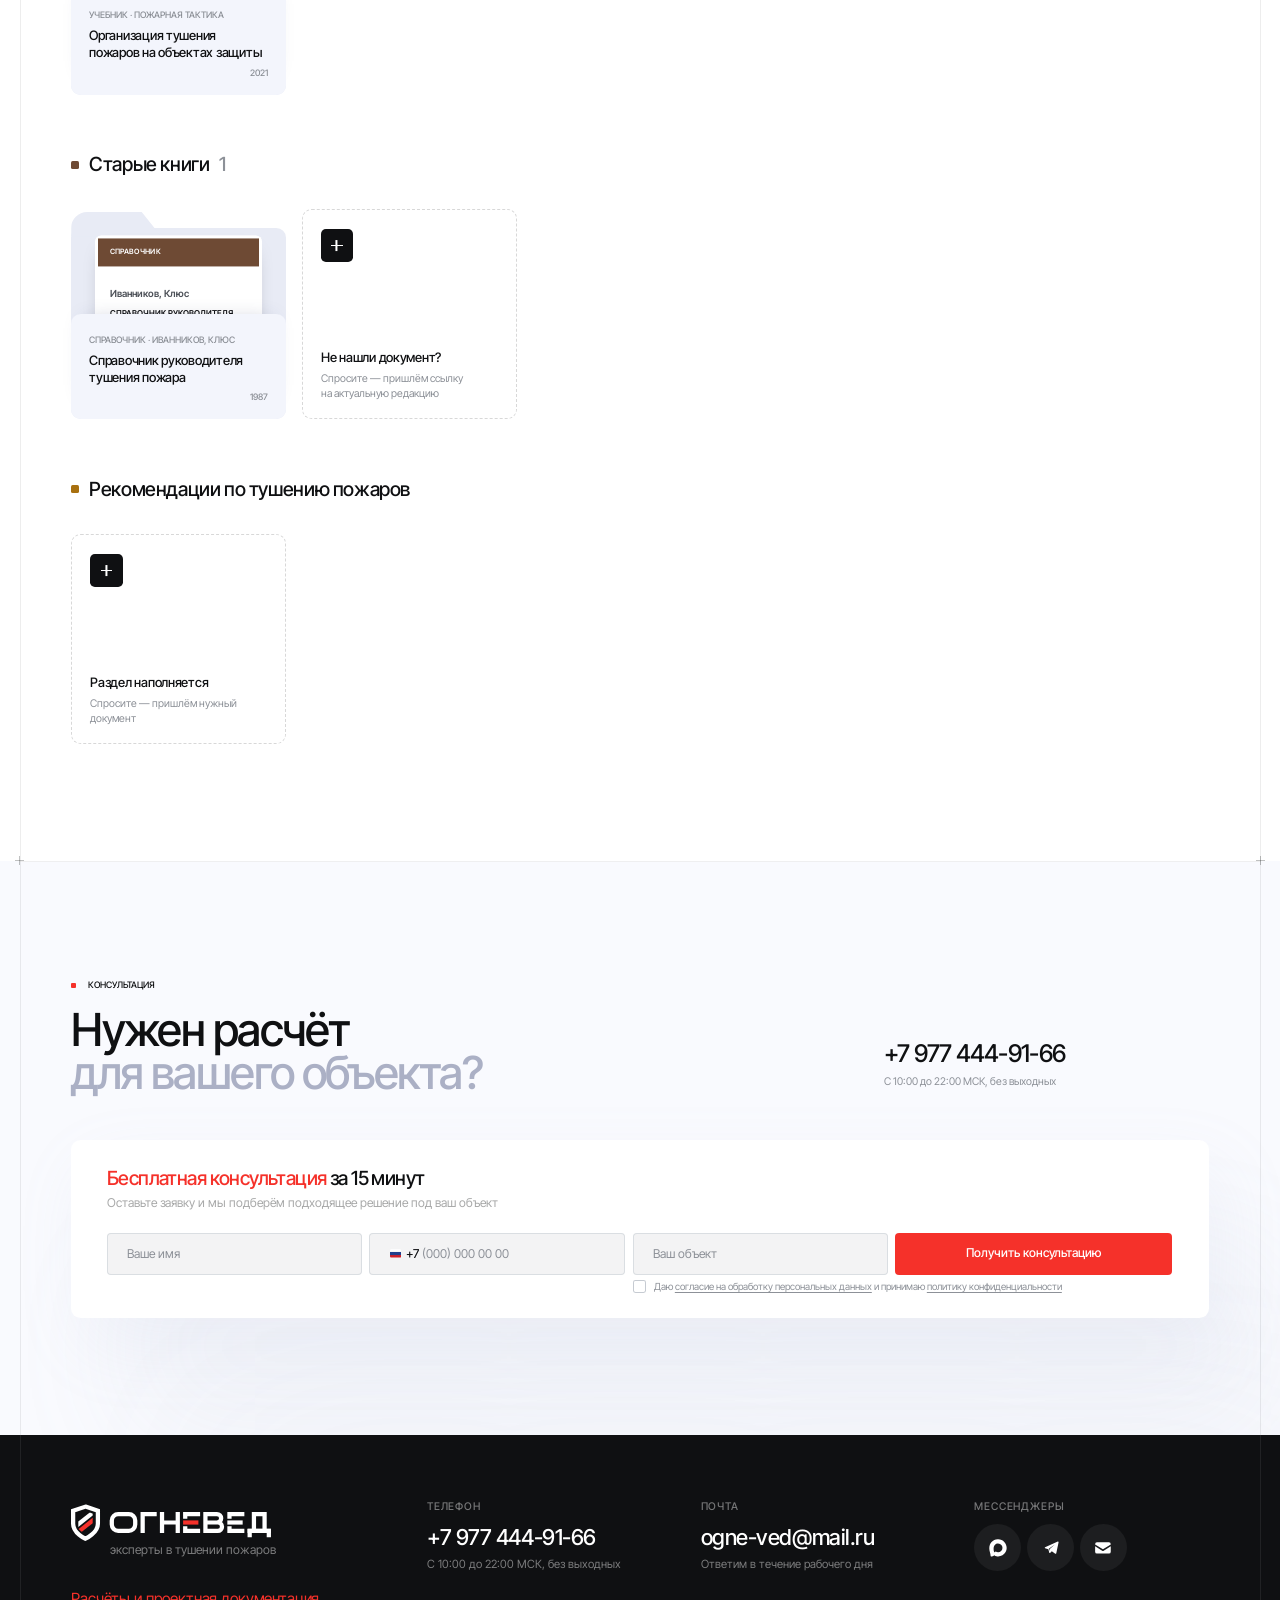
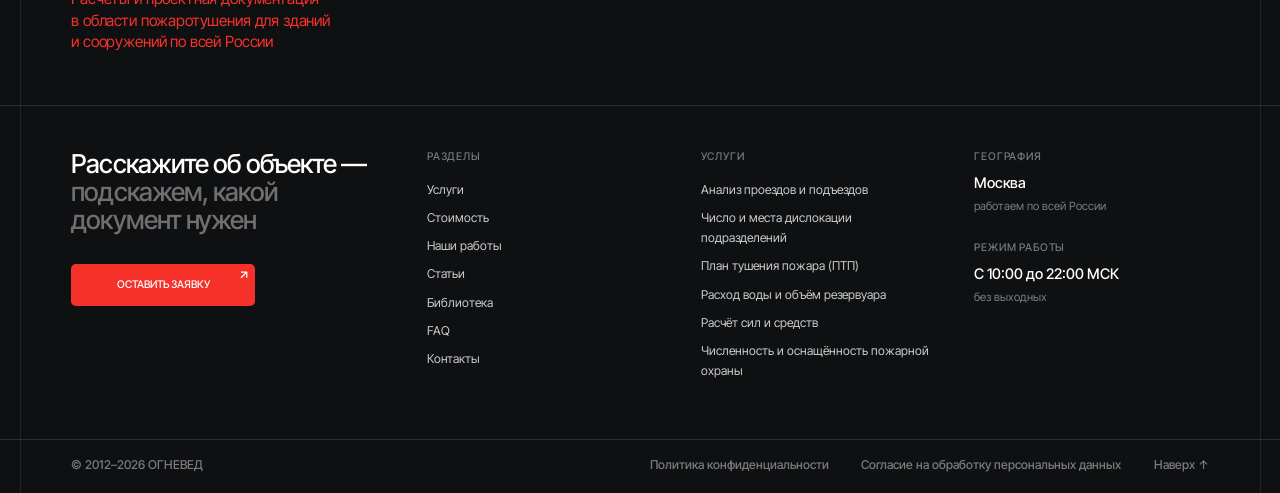
<file: biblioteka.html>
<!doctype html>
<html lang="ru">
<head>
<meta charset="utf-8">
<meta name="robots" content="noindex, nofollow">
<meta name="viewport" content="width=device-width, initial-scale=1, viewport-fit=cover">
<meta name="theme-color" content="#f7f6fc">
<title>Библиотека — ОГНЕВЕД</title>
<meta name="description" content="Нормативы и книги по пожаротушению, с которыми мы работаем: законы, своды правил, приказы МЧС.">
<link rel="icon" href="favicon.svg" type="image/svg+xml">
<link rel="preload" href="fonts/inter-tight-cyrillic.woff2" as="font" type="font/woff2" crossorigin>
<link rel="preload" href="fonts/inter-tight-latin.woff2" as="font" type="font/woff2" crossorigin>
<link rel="stylesheet" href="css/fonts.css">
<link rel="stylesheet" href="css/base.css">
<link rel="stylesheet" href="css/parts.css">
<link rel="stylesheet" href="css/home.css">
<link rel="stylesheet" href="css/pages.css">
<link rel="stylesheet" href="css/mobile.css" media="(max-width: 900px), (max-width: 1199px) and (orientation: portrait), (max-width: 1100px) and (max-height: 520px), (max-width: 1199px) and (hover: none) and (pointer: coarse)">
</head>
<body class="home">
<header class="hdr" id="hdr"></header>
<main class="frame pg" id="page" data-page="biblioteka"></main>
<footer class="ftr ftr--dark" id="ftr"></footer>
<script src="js/vendor/lenis.min.js"></script>
<script src="js/vendor/qrcode.js"></script>
<script src="js/content.js"></script>
<script src="js/data.js"></script>
<script src="js/ui.js"></script>
<script src="js/cards.js"></script>
<script src="js/calc.js"></script>
<script src="js/svc-fx.js"></script>
<script src="js/pages.js"></script>
<script src="js/motion.js"></script>
</body>
</html>
</file>
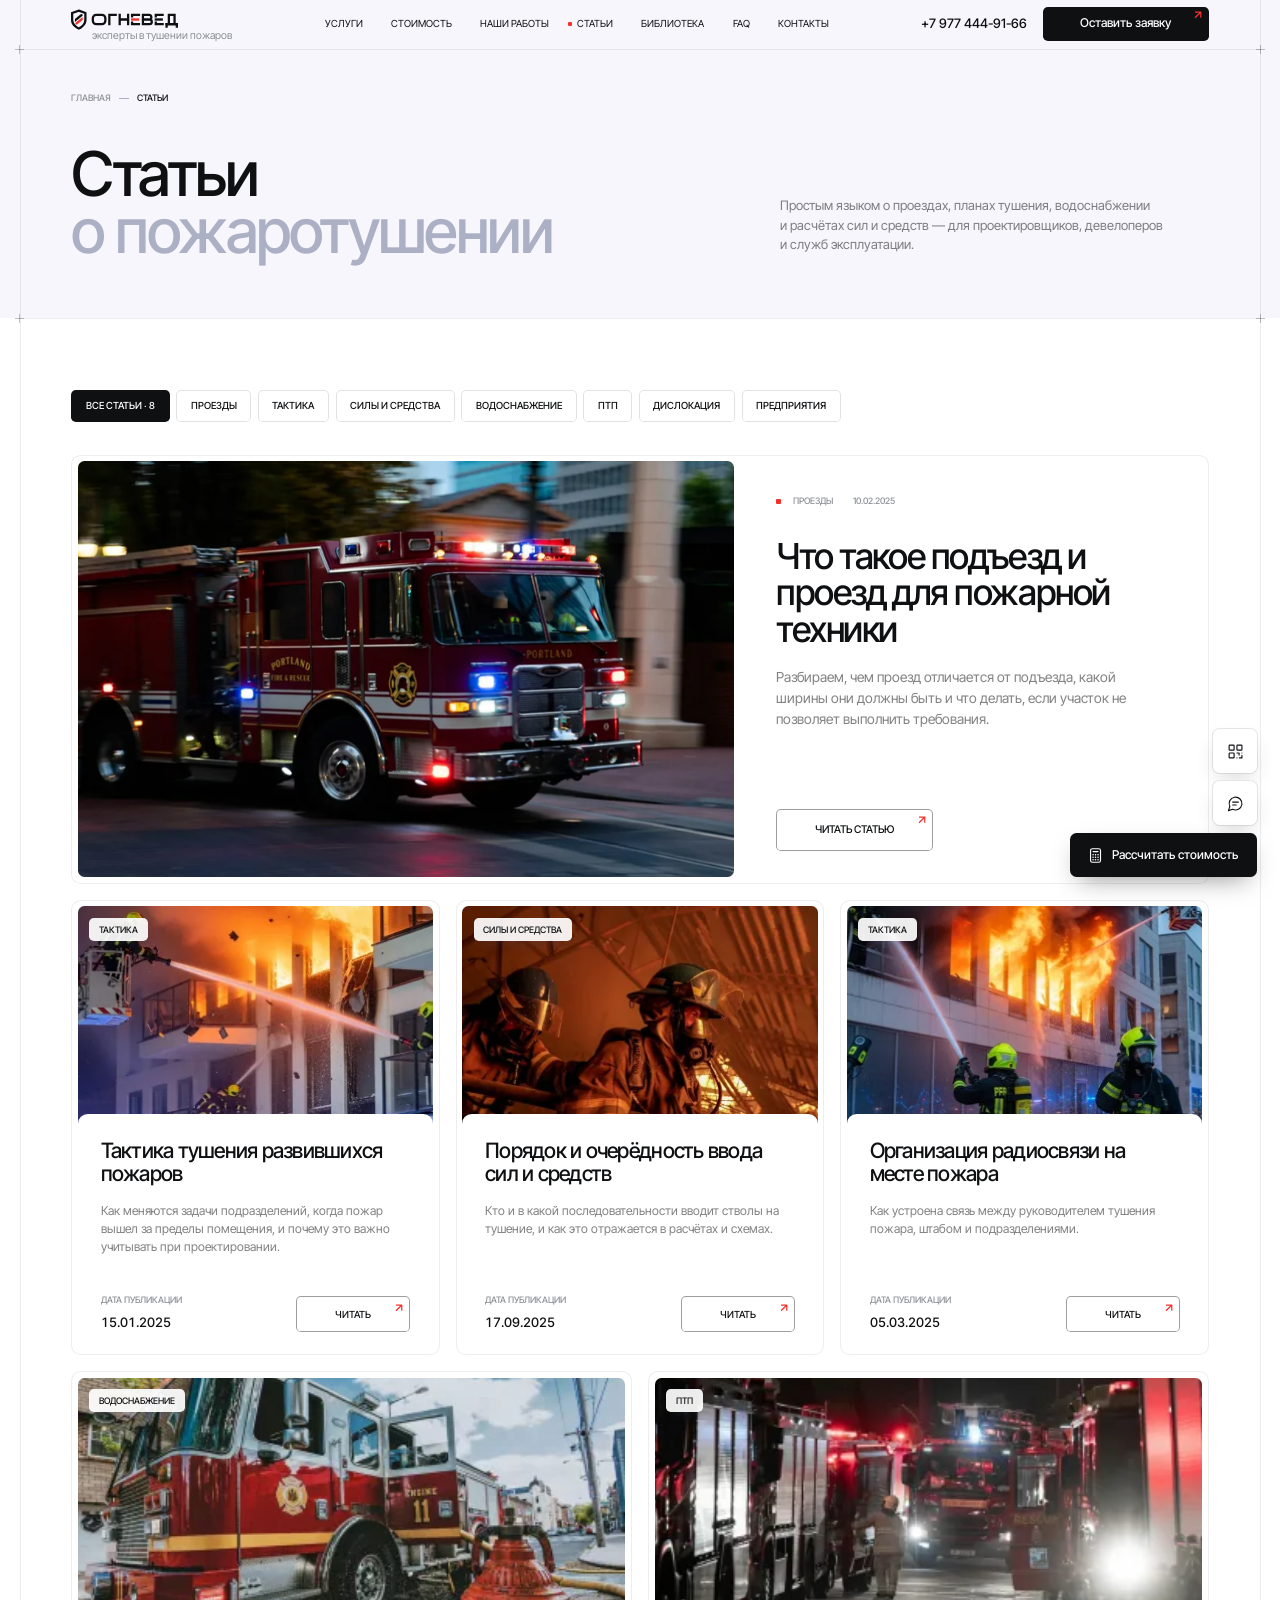
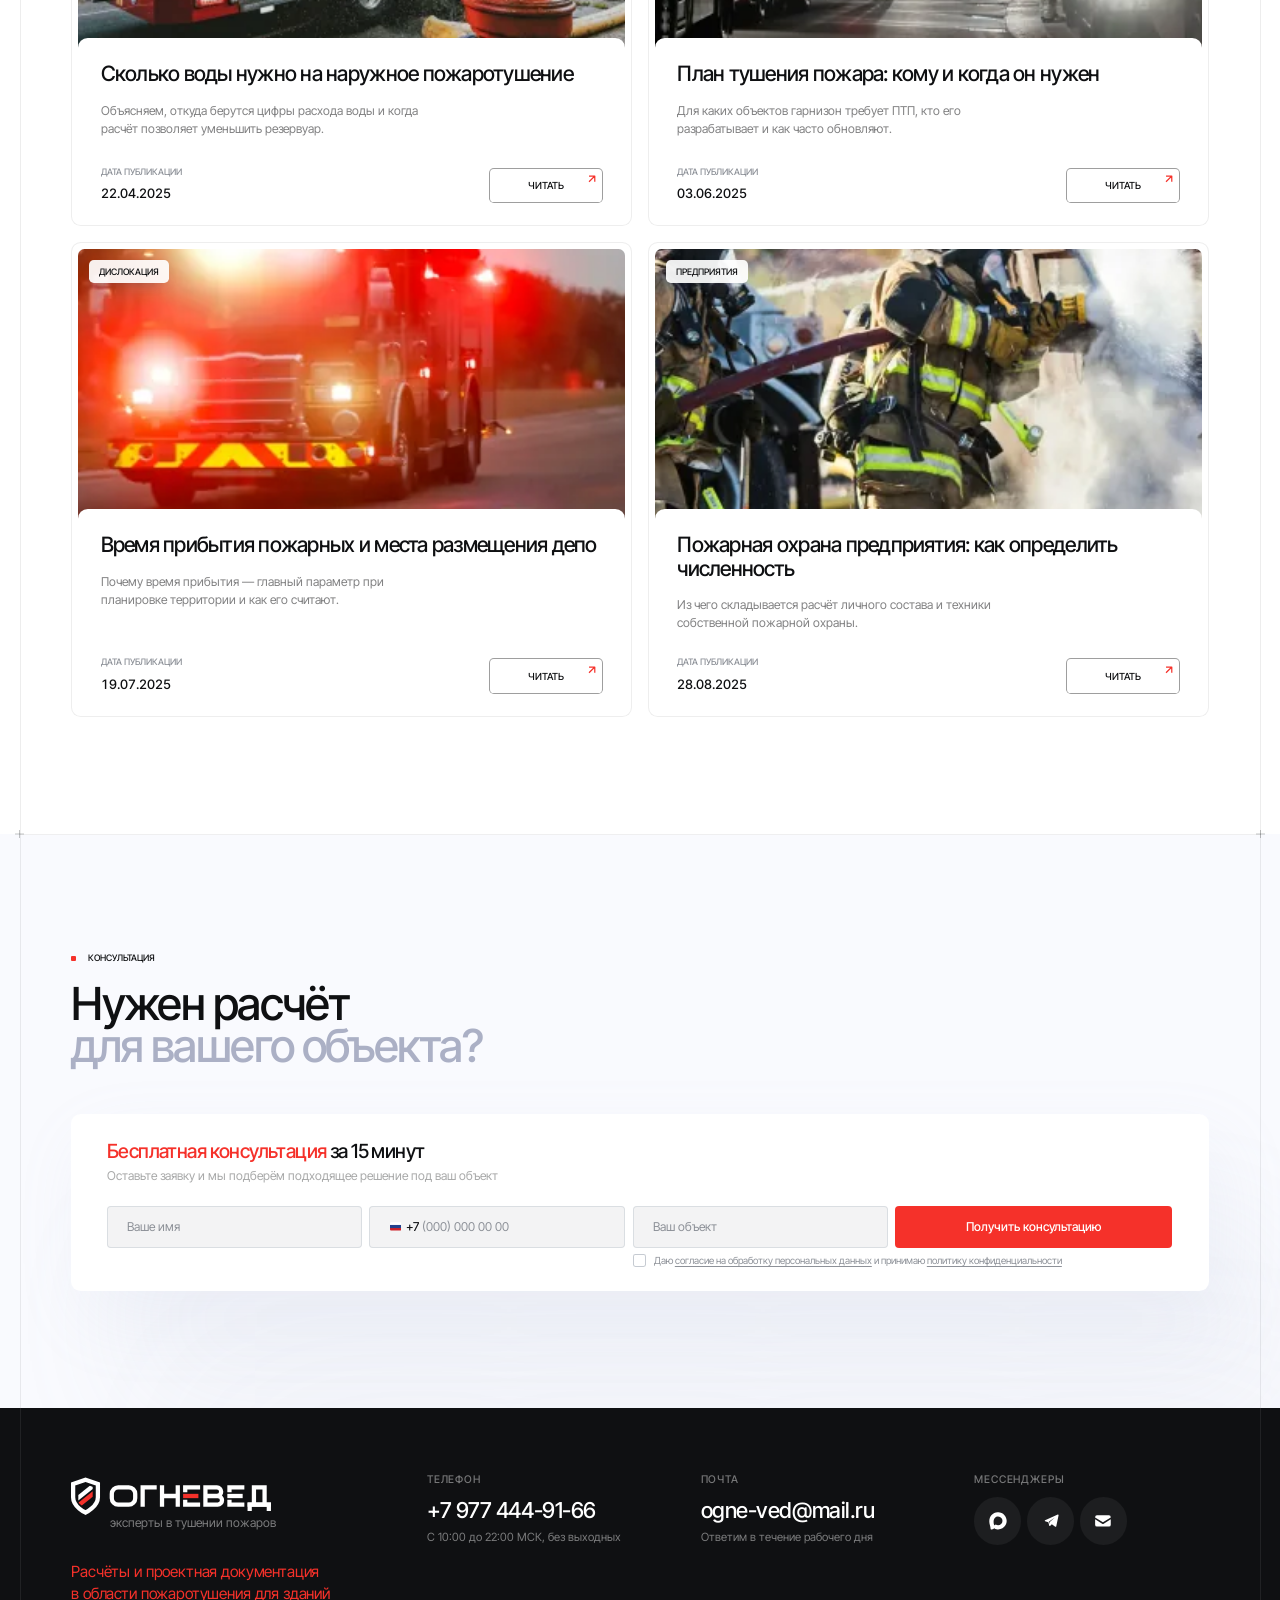
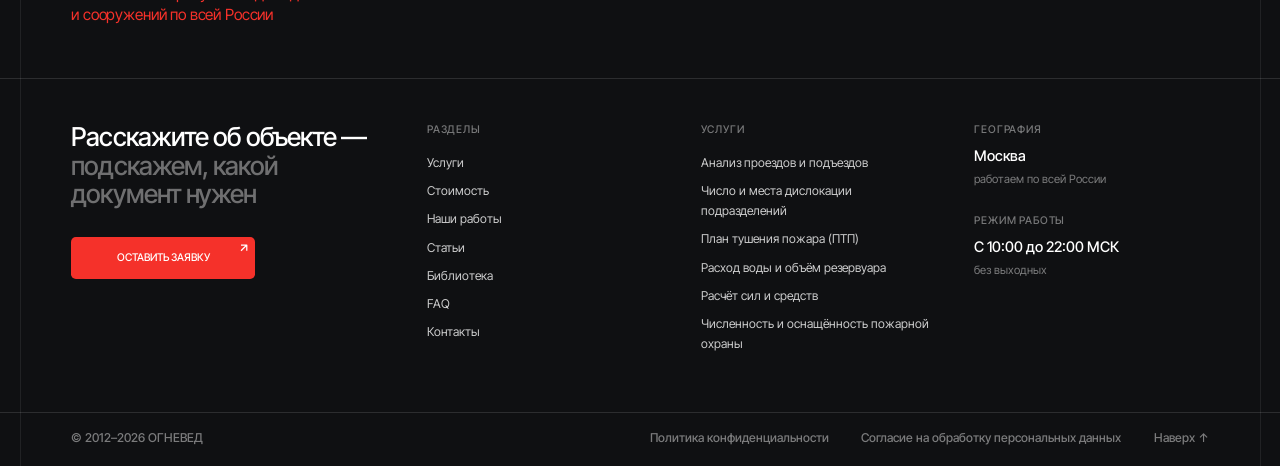
<file: blog.html>
<!doctype html>
<html lang="ru">
<head>
<meta charset="utf-8">
<meta name="robots" content="noindex, nofollow">
<meta name="viewport" content="width=device-width, initial-scale=1, viewport-fit=cover">
<meta name="theme-color" content="#f7f6fc">
<title>Статьи — ОГНЕВЕД</title>
<meta name="description" content="Статьи о пожаротушении простым языком: проезды, планы тушения, водоснабжение, расчёт сил и средств.">
<link rel="icon" href="favicon.svg" type="image/svg+xml">
<link rel="preload" href="fonts/inter-tight-cyrillic.woff2" as="font" type="font/woff2" crossorigin>
<link rel="preload" href="fonts/inter-tight-latin.woff2" as="font" type="font/woff2" crossorigin>
<link rel="stylesheet" href="css/fonts.css">
<link rel="stylesheet" href="css/base.css">
<link rel="stylesheet" href="css/parts.css">
<link rel="stylesheet" href="css/home.css">
<link rel="stylesheet" href="css/pages.css">
<link rel="stylesheet" href="css/mobile.css" media="(max-width: 900px), (max-width: 1199px) and (orientation: portrait), (max-width: 1100px) and (max-height: 520px), (max-width: 1199px) and (hover: none) and (pointer: coarse)">
</head>
<body class="home">
<header class="hdr" id="hdr"></header>
<main class="frame pg" id="page" data-page="blog"></main>
<footer class="ftr ftr--dark" id="ftr"></footer>
<script src="js/vendor/lenis.min.js"></script>
<script src="js/vendor/qrcode.js"></script>
<script src="js/content.js"></script>
<script src="js/data.js"></script>
<script src="js/ui.js"></script>
<script src="js/cards.js"></script>
<script src="js/calc.js"></script>
<script src="js/svc-fx.js"></script>
<script src="js/pages.js"></script>
<script src="js/motion.js"></script>
</body>
</html>
</file>
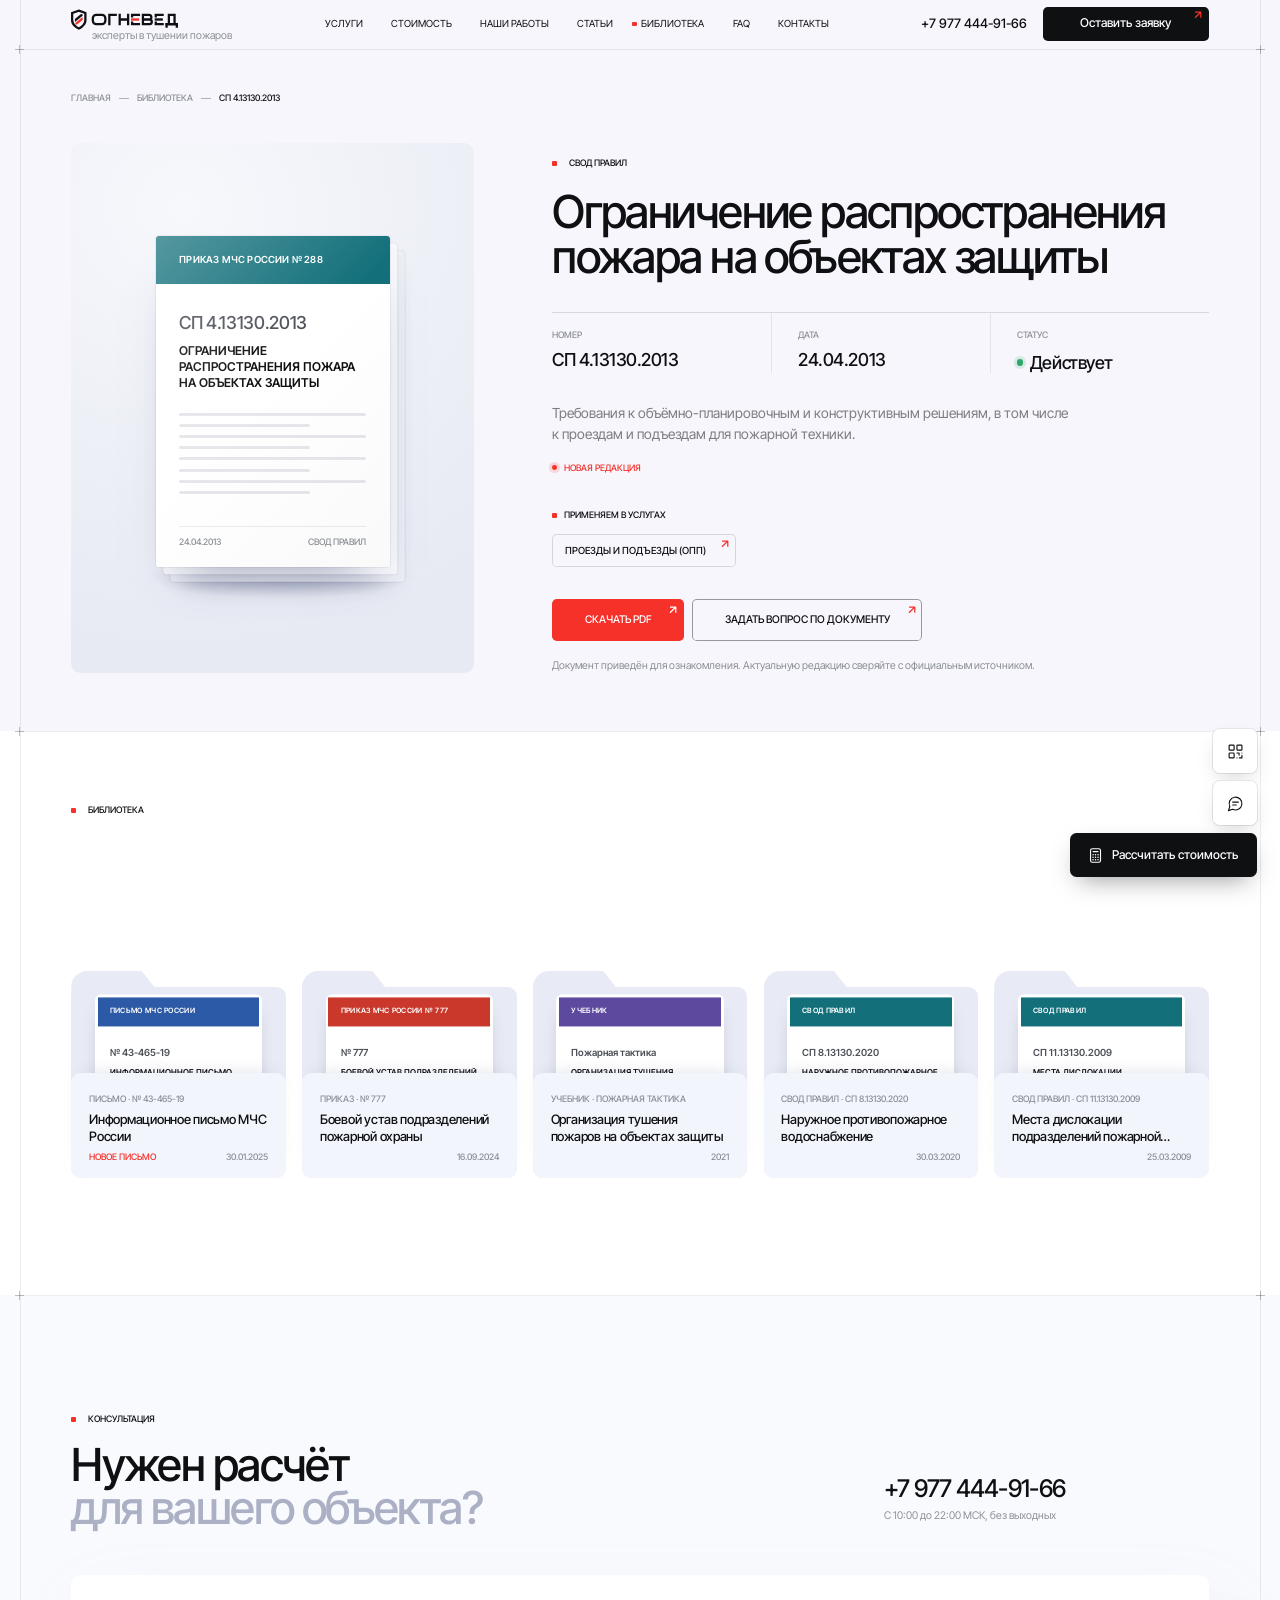
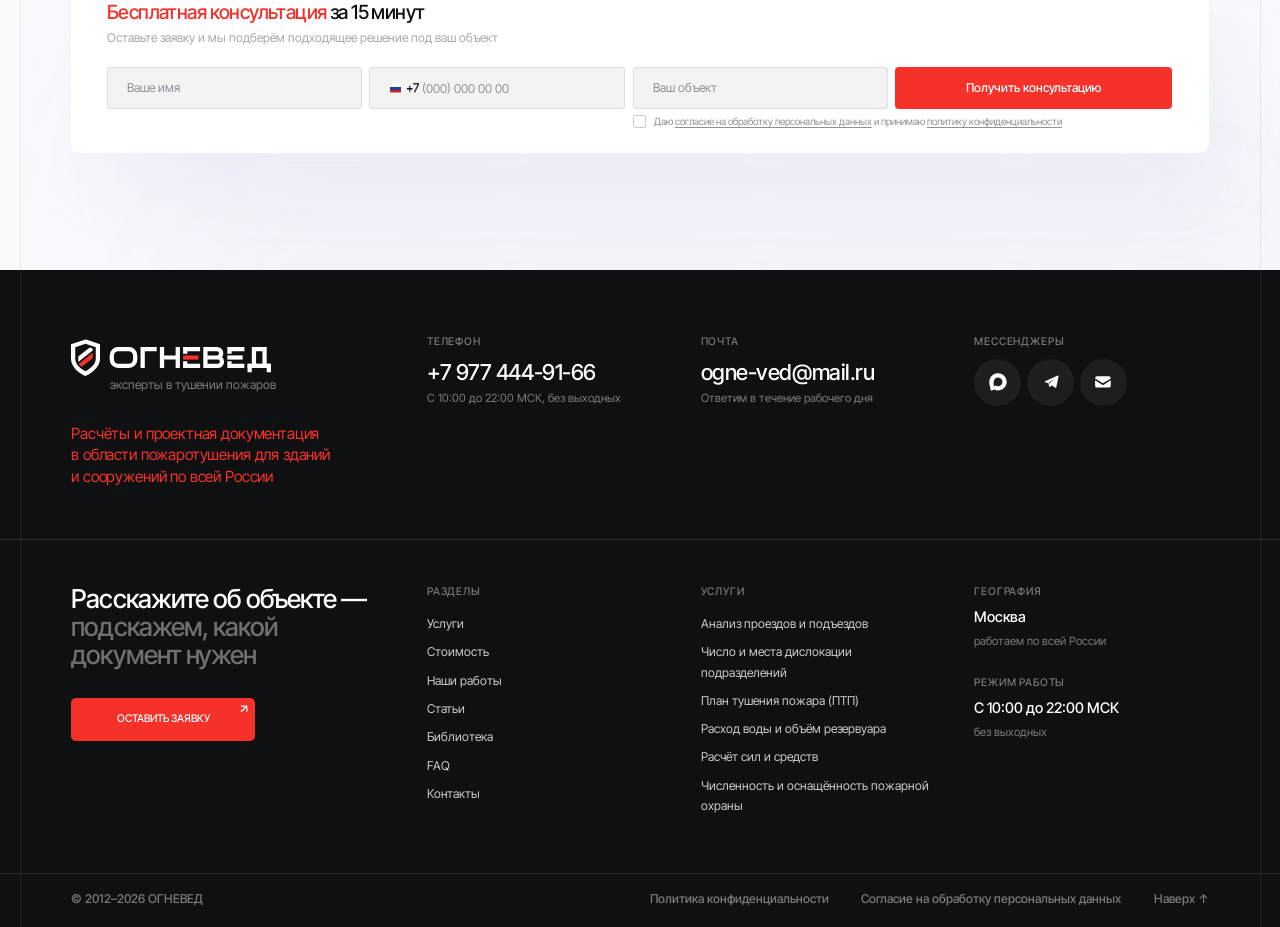
<file: kniga.html>
<!doctype html>
<html lang="ru">
<head>
<meta charset="utf-8">
<meta name="robots" content="noindex, nofollow">
<meta name="viewport" content="width=device-width, initial-scale=1, viewport-fit=cover">
<meta name="theme-color" content="#f7f6fc">
<title>Документ — ОГНЕВЕД</title>
<meta name="description" content="Нормативный документ из библиотеки ОГНЕВЕДА.">
<link rel="icon" href="favicon.svg" type="image/svg+xml">
<link rel="preload" href="fonts/inter-tight-cyrillic.woff2" as="font" type="font/woff2" crossorigin>
<link rel="preload" href="fonts/inter-tight-latin.woff2" as="font" type="font/woff2" crossorigin>
<link rel="stylesheet" href="css/fonts.css">
<link rel="stylesheet" href="css/base.css">
<link rel="stylesheet" href="css/parts.css">
<link rel="stylesheet" href="css/home.css">
<link rel="stylesheet" href="css/pages.css">
<link rel="stylesheet" href="css/mobile.css" media="(max-width: 900px), (max-width: 1199px) and (orientation: portrait), (max-width: 1100px) and (max-height: 520px), (max-width: 1199px) and (hover: none) and (pointer: coarse)">
</head>
<body class="home">
<header class="hdr" id="hdr"></header>
<main class="frame pg" id="page" data-page="kniga"></main>
<footer class="ftr ftr--dark" id="ftr"></footer>
<script src="js/vendor/lenis.min.js"></script>
<script src="js/vendor/qrcode.js"></script>
<script src="js/content.js"></script>
<script src="js/data.js"></script>
<script src="js/ui.js"></script>
<script src="js/cards.js"></script>
<script src="js/calc.js"></script>
<script src="js/svc-fx.js"></script>
<script src="js/pages.js"></script>
<script src="js/motion.js"></script>
</body>
</html>
</file>
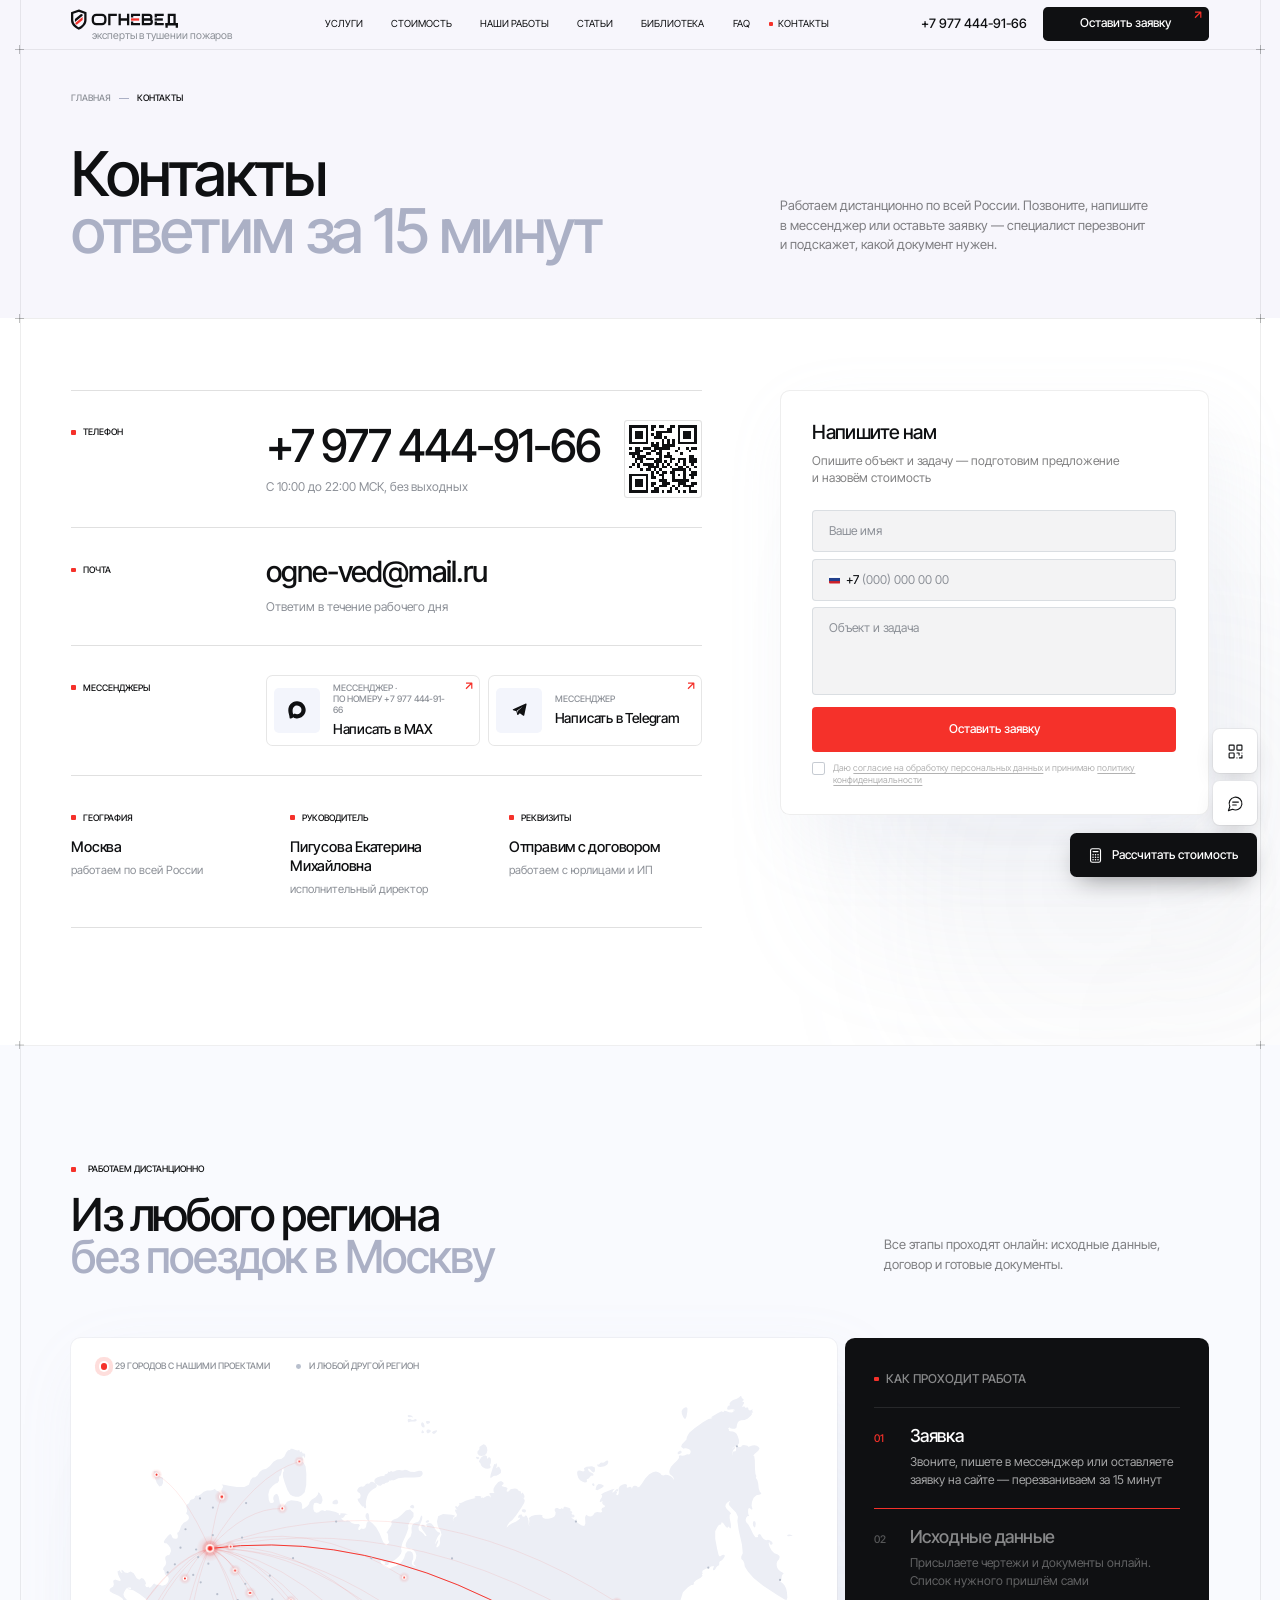
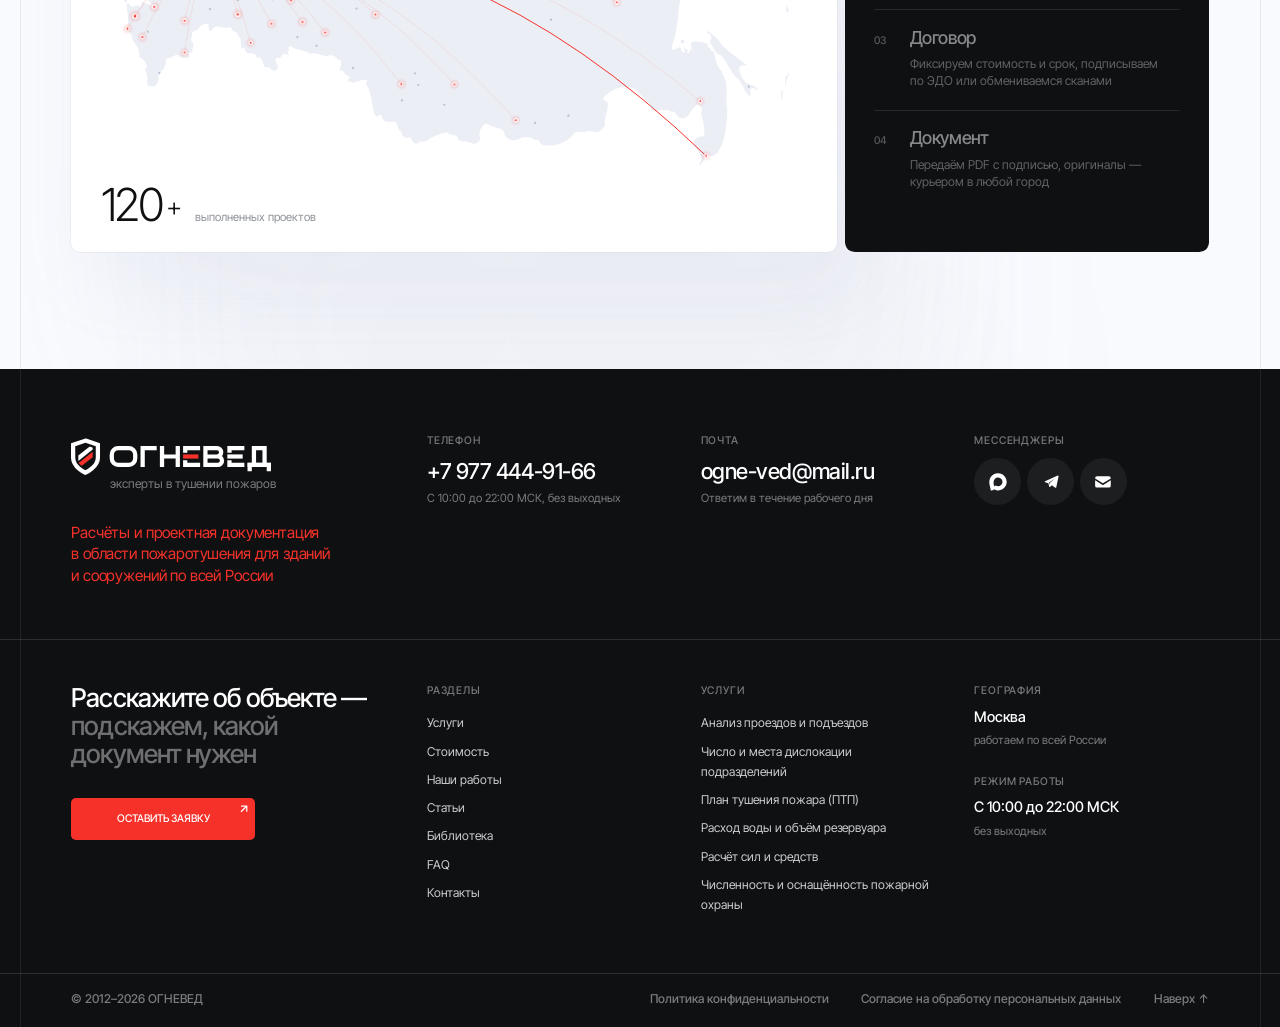
<file: kontakty.html>
<!doctype html>
<html lang="ru">
<head>
<meta charset="utf-8">
<meta name="robots" content="noindex, nofollow">
<meta name="viewport" content="width=device-width, initial-scale=1, viewport-fit=cover">
<meta name="theme-color" content="#f7f6fc">
<title>Контакты — ОГНЕВЕД</title>
<meta name="description" content="Контакты ОГНЕВЕДА: телефон, почта, мессенджеры. Работаем дистанционно по всей России.">
<link rel="icon" href="favicon.svg" type="image/svg+xml">
<link rel="preload" href="fonts/inter-tight-cyrillic.woff2" as="font" type="font/woff2" crossorigin>
<link rel="preload" href="fonts/inter-tight-latin.woff2" as="font" type="font/woff2" crossorigin>
<link rel="stylesheet" href="css/fonts.css">
<link rel="stylesheet" href="css/base.css">
<link rel="stylesheet" href="css/parts.css">
<link rel="stylesheet" href="css/home.css">
<link rel="stylesheet" href="css/pages.css">
<link rel="stylesheet" href="css/mobile.css" media="(max-width: 900px), (max-width: 1199px) and (orientation: portrait), (max-width: 1100px) and (max-height: 520px), (max-width: 1199px) and (hover: none) and (pointer: coarse)">
</head>
<body class="home">
<header class="hdr" id="hdr"></header>
<main class="frame pg" id="page" data-page="kontakty"></main>
<footer class="ftr ftr--dark" id="ftr"></footer>
<script src="js/vendor/lenis.min.js"></script>
<script src="js/vendor/qrcode.js"></script>
<script src="js/content.js"></script>
<script src="js/data.js"></script>
<script src="js/map-dots.js"></script>
<script src="js/map-outline.js"></script>
<script src="js/ui.js"></script>
<script src="js/cards.js"></script>
<script src="js/calc.js"></script>
<script src="js/svc-fx.js"></script>
<script src="js/pages.js"></script>
<script src="js/motion.js"></script>
</body>
</html>
</file>
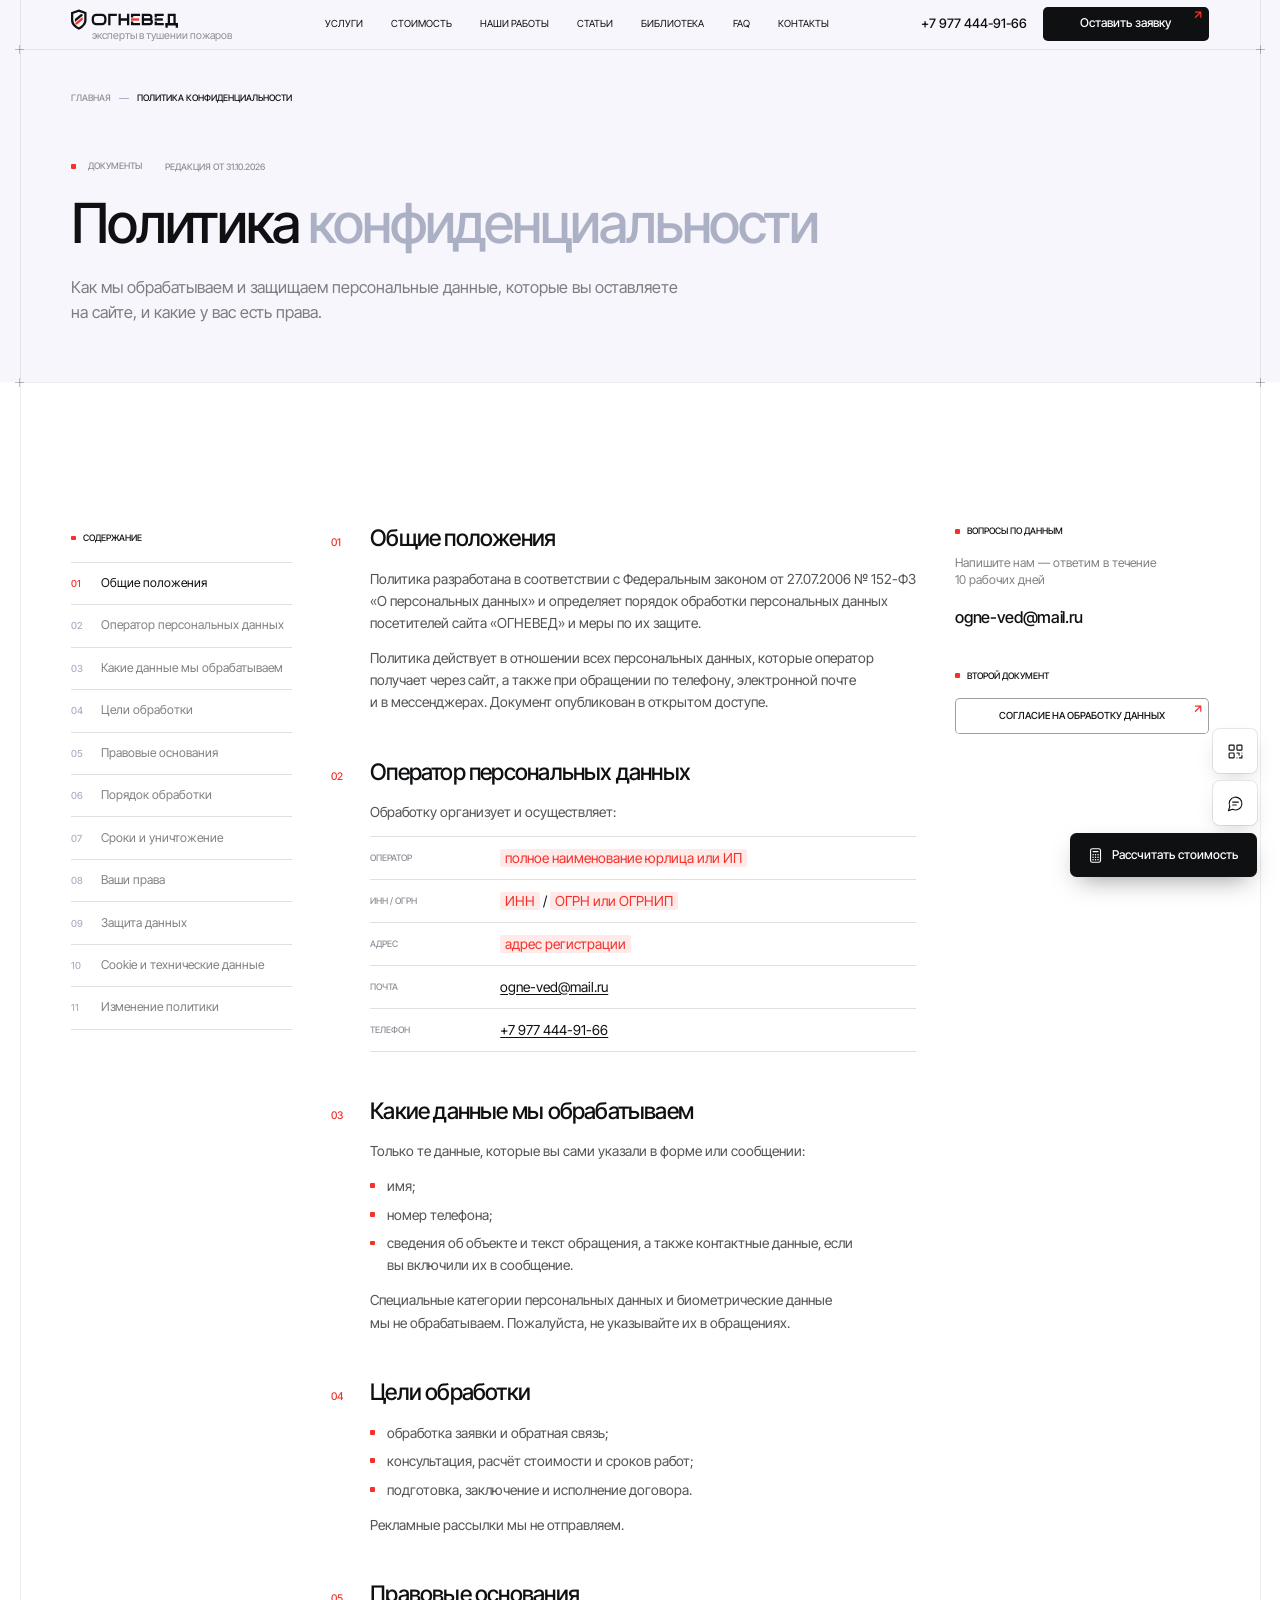
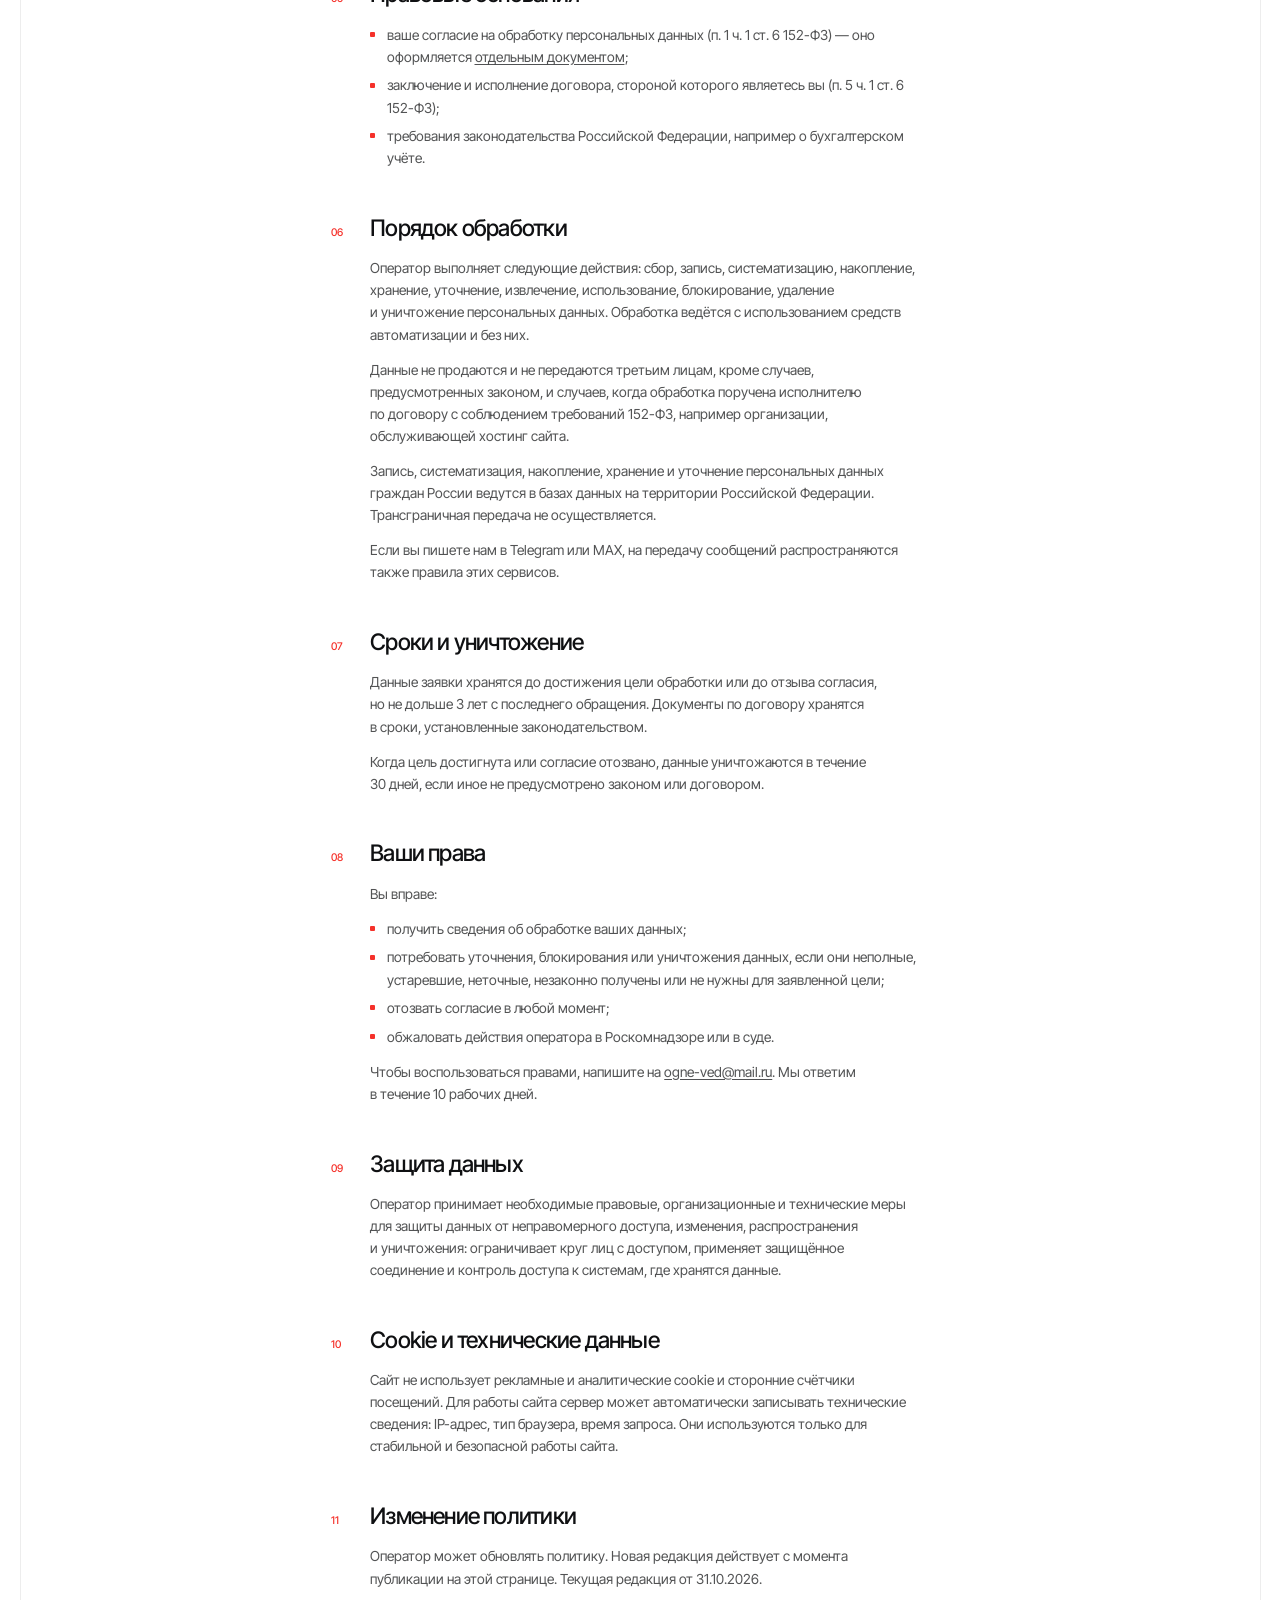
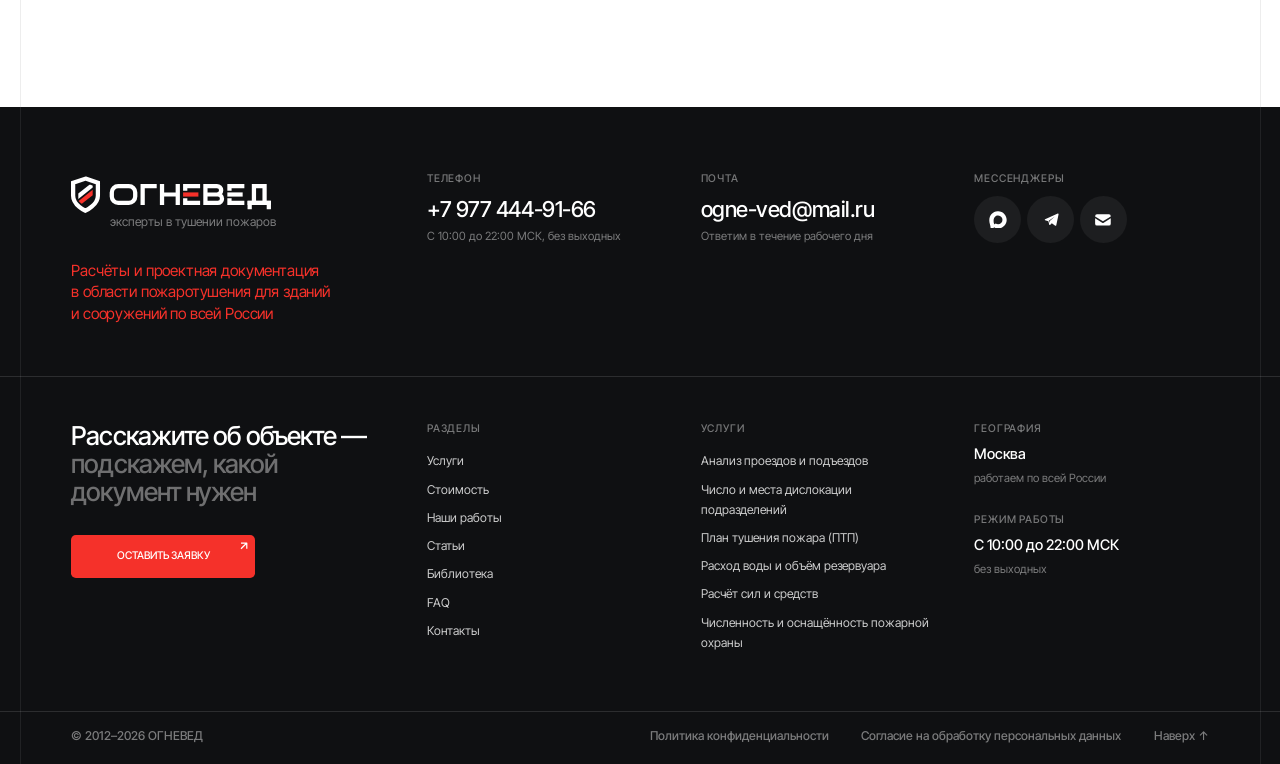
<file: politika.html>
<!doctype html>
<html lang="ru">
<head>
<meta charset="utf-8">
<meta name="robots" content="noindex, nofollow">
<meta name="viewport" content="width=device-width, initial-scale=1, viewport-fit=cover">
<meta name="theme-color" content="#f7f6fc">
<title>Политика конфиденциальности — ОГНЕВЕД</title>
<meta name="description" content="Политика обработки персональных данных сайта ОГНЕВЕД.">
<link rel="icon" href="favicon.svg" type="image/svg+xml">
<link rel="preload" href="fonts/inter-tight-cyrillic.woff2" as="font" type="font/woff2" crossorigin>
<link rel="preload" href="fonts/inter-tight-latin.woff2" as="font" type="font/woff2" crossorigin>
<link rel="stylesheet" href="css/fonts.css">
<link rel="stylesheet" href="css/base.css">
<link rel="stylesheet" href="css/parts.css">
<link rel="stylesheet" href="css/home.css">
<link rel="stylesheet" href="css/pages.css">
<link rel="stylesheet" href="css/mobile.css" media="(max-width: 900px), (max-width: 1199px) and (orientation: portrait), (max-width: 1100px) and (max-height: 520px), (max-width: 1199px) and (hover: none) and (pointer: coarse)">
</head>
<body class="home">
<header class="hdr" id="hdr"></header>
<main class="frame pg" id="page" data-page="politika"></main>
<footer class="ftr ftr--dark" id="ftr"></footer>
<script src="js/vendor/lenis.min.js"></script>
<script src="js/vendor/qrcode.js"></script>
<script src="js/content.js"></script>
<script src="js/data.js"></script>
<script src="js/legal.js"></script>
<script src="js/ui.js"></script>
<script src="js/cards.js"></script>
<script src="js/calc.js"></script>
<script src="js/svc-fx.js"></script>
<script src="js/pages.js"></script>
<script src="js/motion.js"></script>
</body>
</html>
</file>
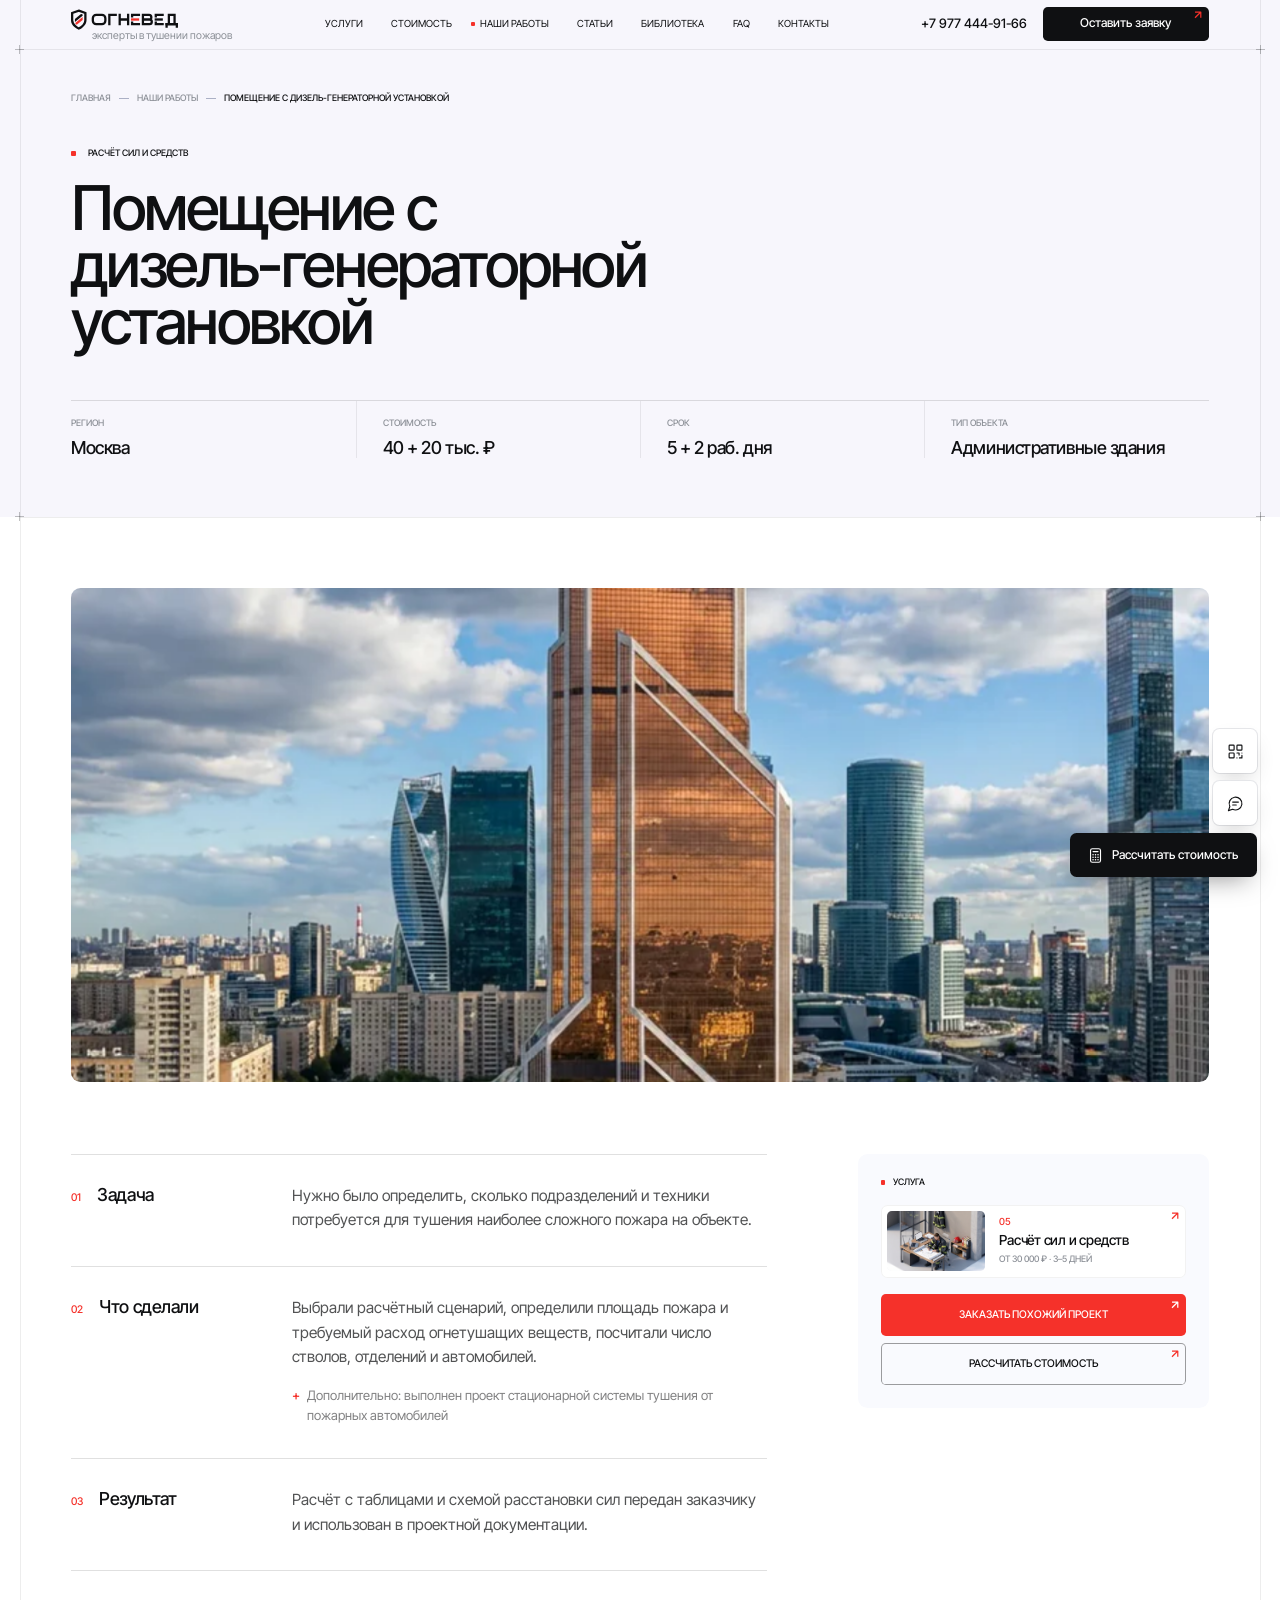
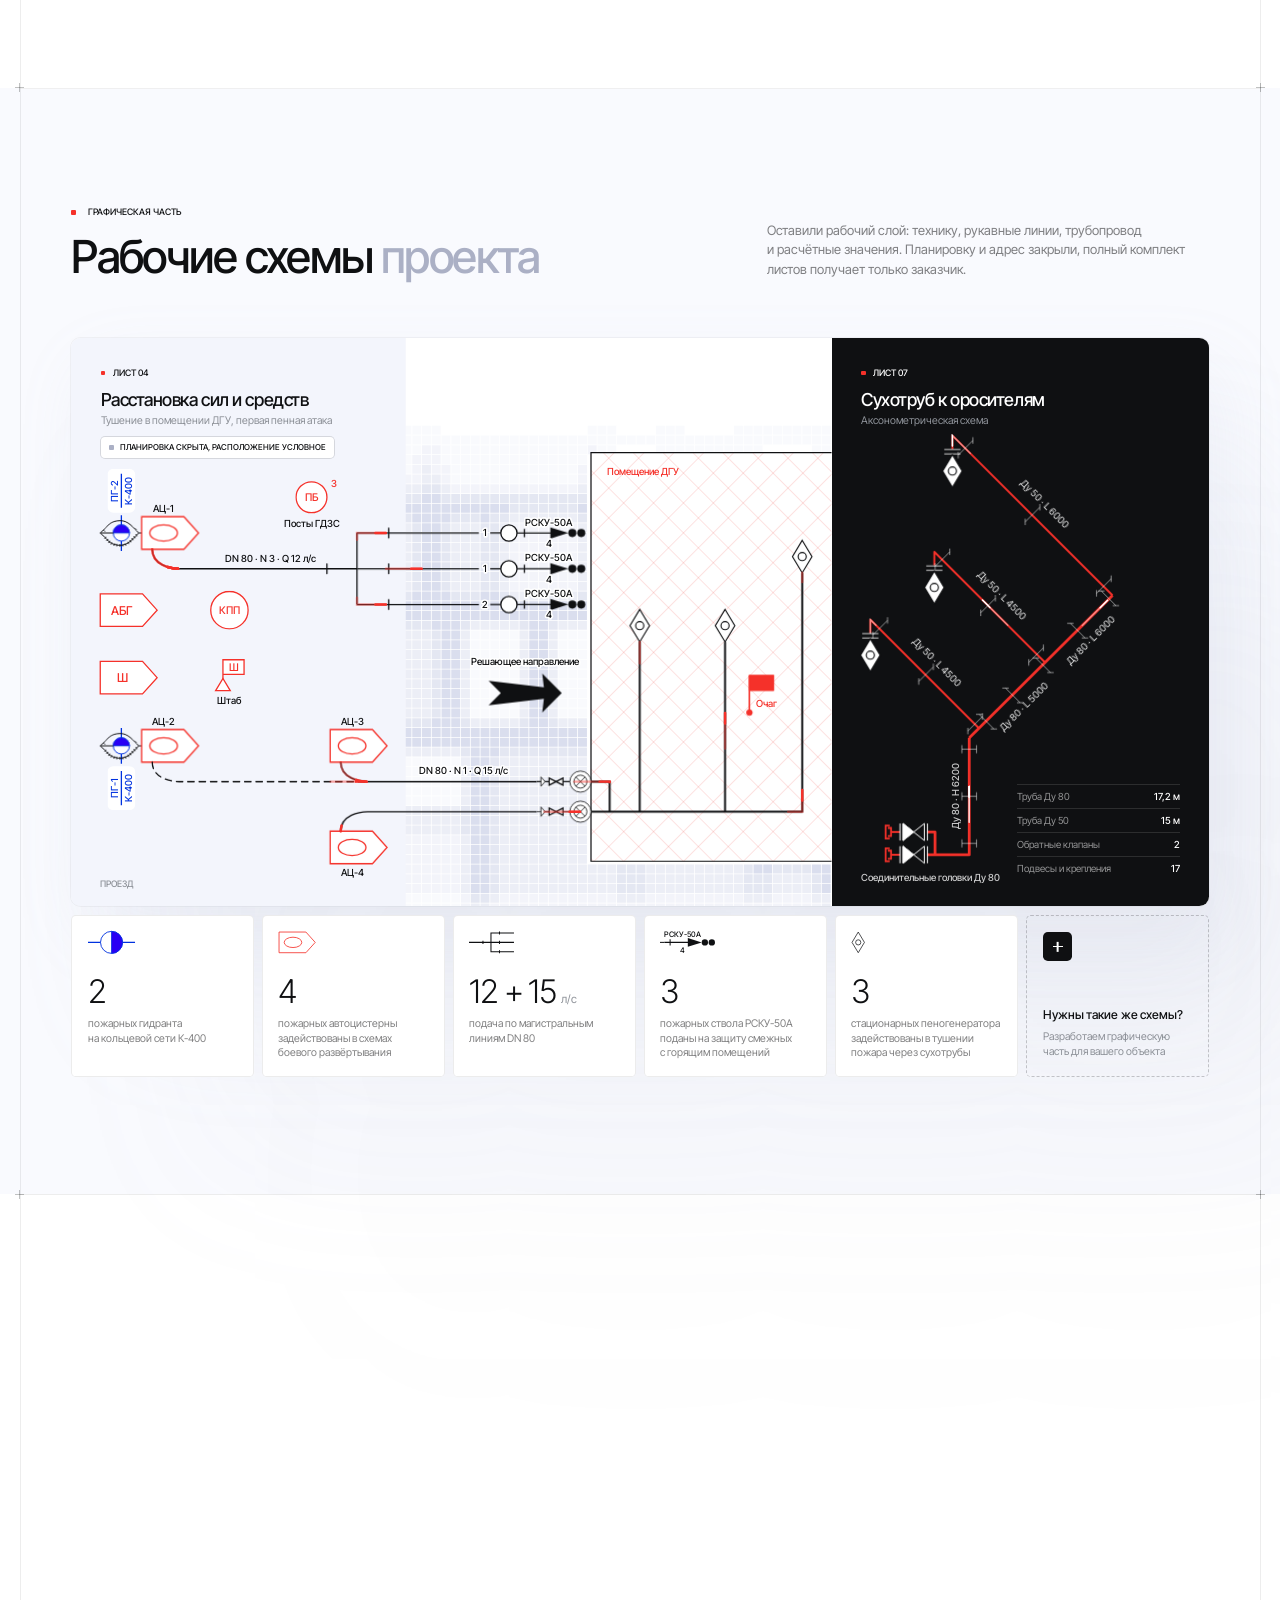
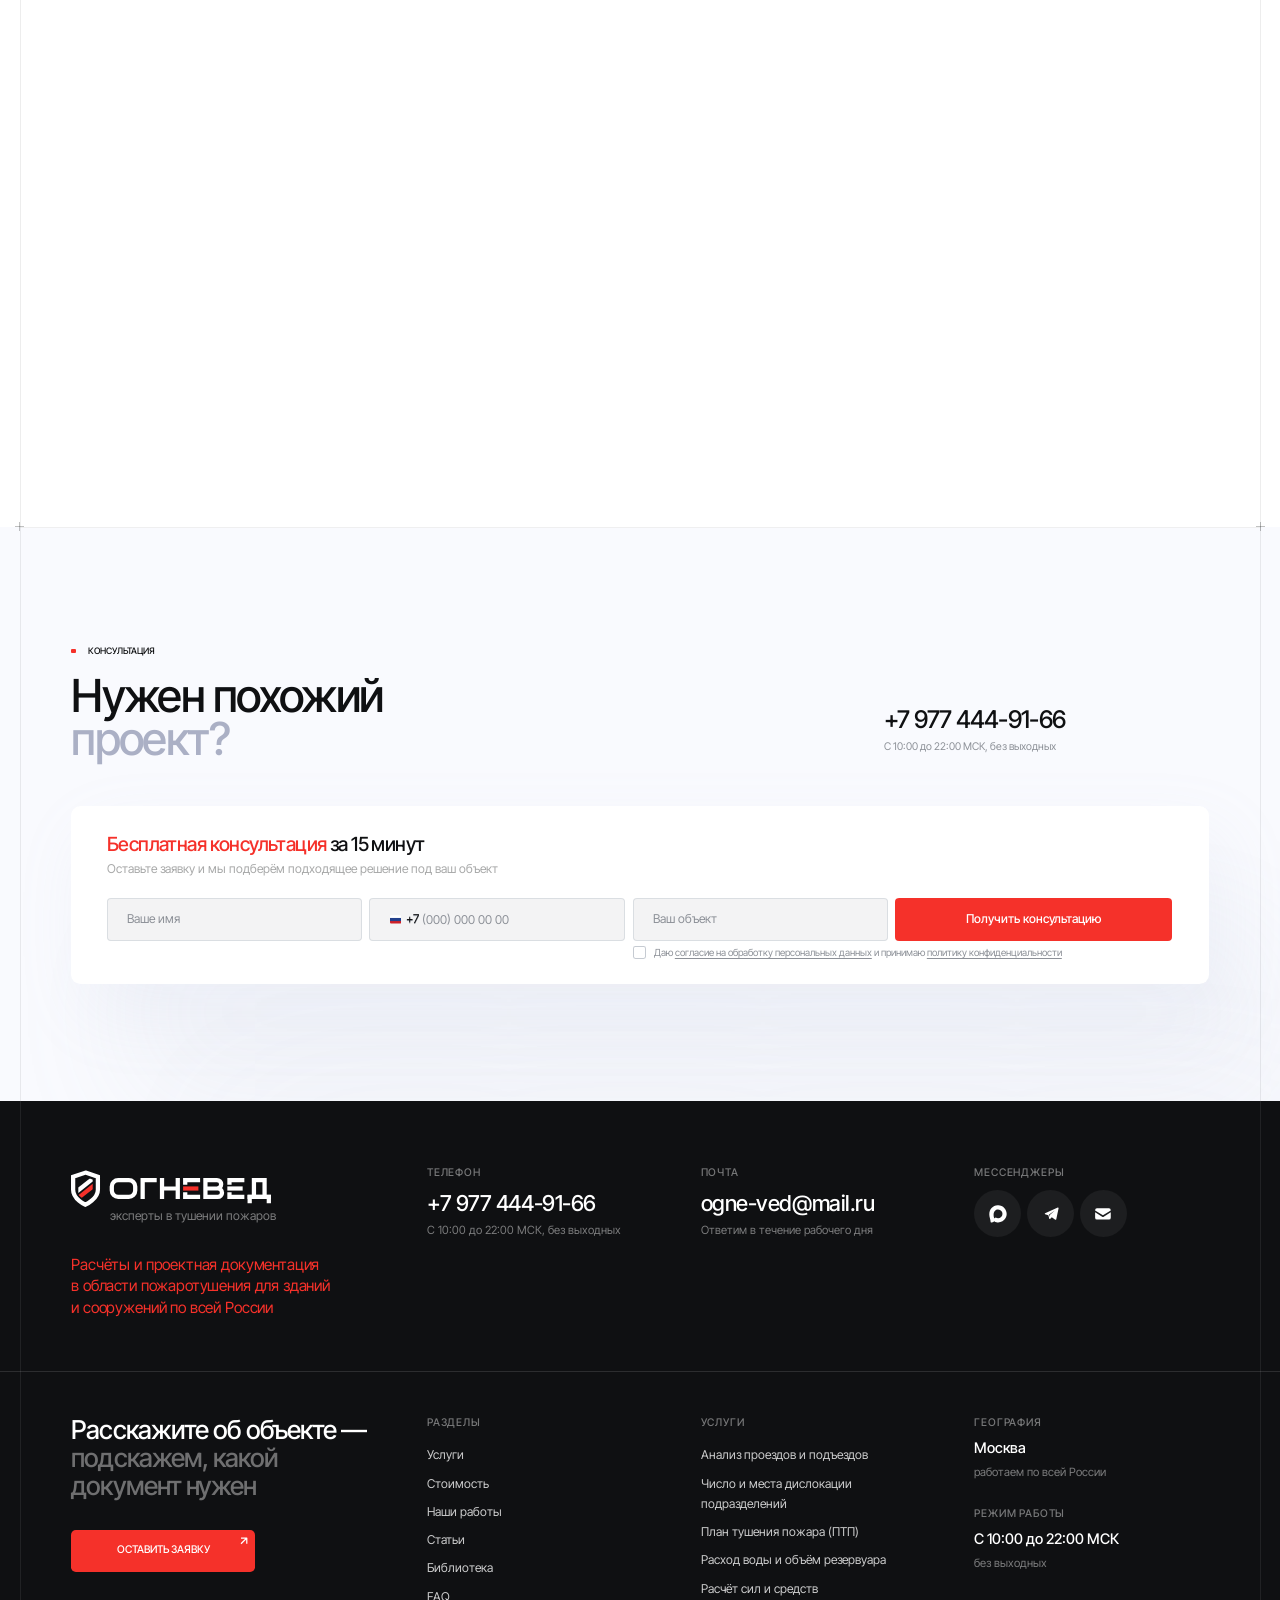
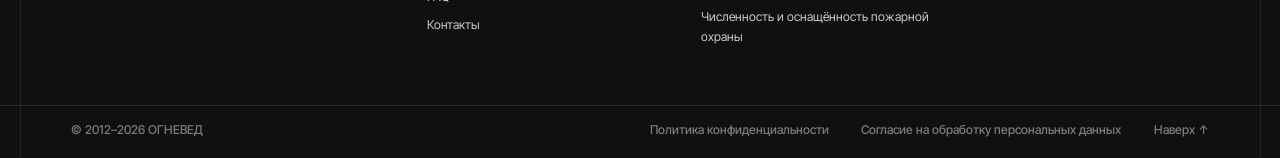
<file: rabota.html>
<!doctype html>
<html lang="ru">
<head>
<meta charset="utf-8">
<meta name="robots" content="noindex, nofollow">
<meta name="viewport" content="width=device-width, initial-scale=1, viewport-fit=cover">
<meta name="theme-color" content="#f7f6fc">
<title>Проект — ОГНЕВЕД</title>
<meta name="description" content="Выполненный проект в области пожаротушения: задача, что сделали, результат, стоимость и срок.">
<link rel="icon" href="favicon.svg" type="image/svg+xml">
<link rel="preload" href="fonts/inter-tight-cyrillic.woff2" as="font" type="font/woff2" crossorigin>
<link rel="preload" href="fonts/inter-tight-latin.woff2" as="font" type="font/woff2" crossorigin>
<link rel="stylesheet" href="css/fonts.css">
<link rel="stylesheet" href="css/base.css">
<link rel="stylesheet" href="css/parts.css">
<link rel="stylesheet" href="css/home.css">
<link rel="stylesheet" href="css/pages.css">
<link rel="stylesheet" href="css/mobile.css" media="(max-width: 900px), (max-width: 1199px) and (orientation: portrait), (max-width: 1100px) and (max-height: 520px), (max-width: 1199px) and (hover: none) and (pointer: coarse)">
</head>
<body class="home">
<header class="hdr" id="hdr"></header>
<main class="frame pg" id="page" data-page="rabota"></main>
<footer class="ftr ftr--dark" id="ftr"></footer>
<script src="js/vendor/lenis.min.js"></script>
<script src="js/vendor/qrcode.js"></script>
<script src="js/content.js"></script>
<script src="js/data.js"></script>
<script src="js/ui.js"></script>
<script src="js/cards.js"></script>
<script src="js/calc.js"></script>
<script src="js/svc-fx.js"></script>
<script src="js/schemes.js"></script>
<script src="js/schemes-obj.js"></script>
<script src="js/pages.js"></script>
<script src="js/motion.js"></script>
</body>
</html>
</file>
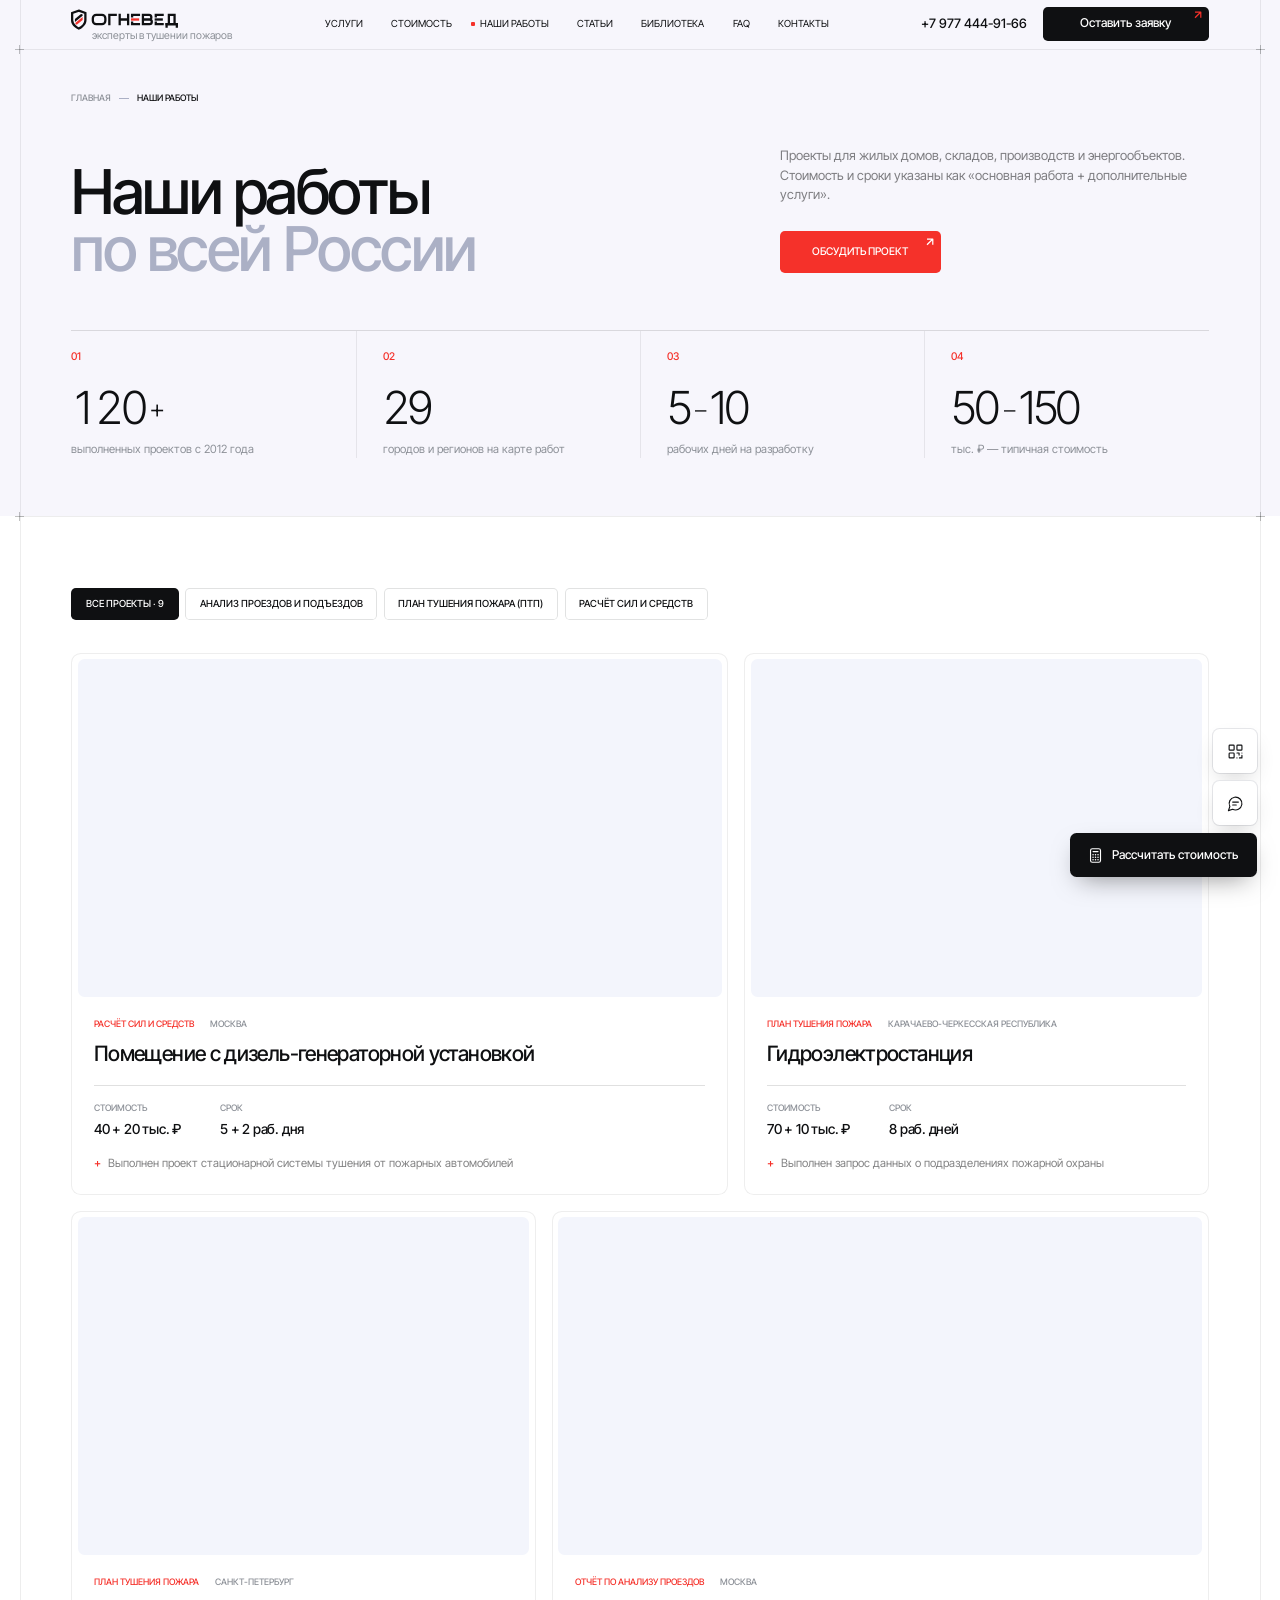
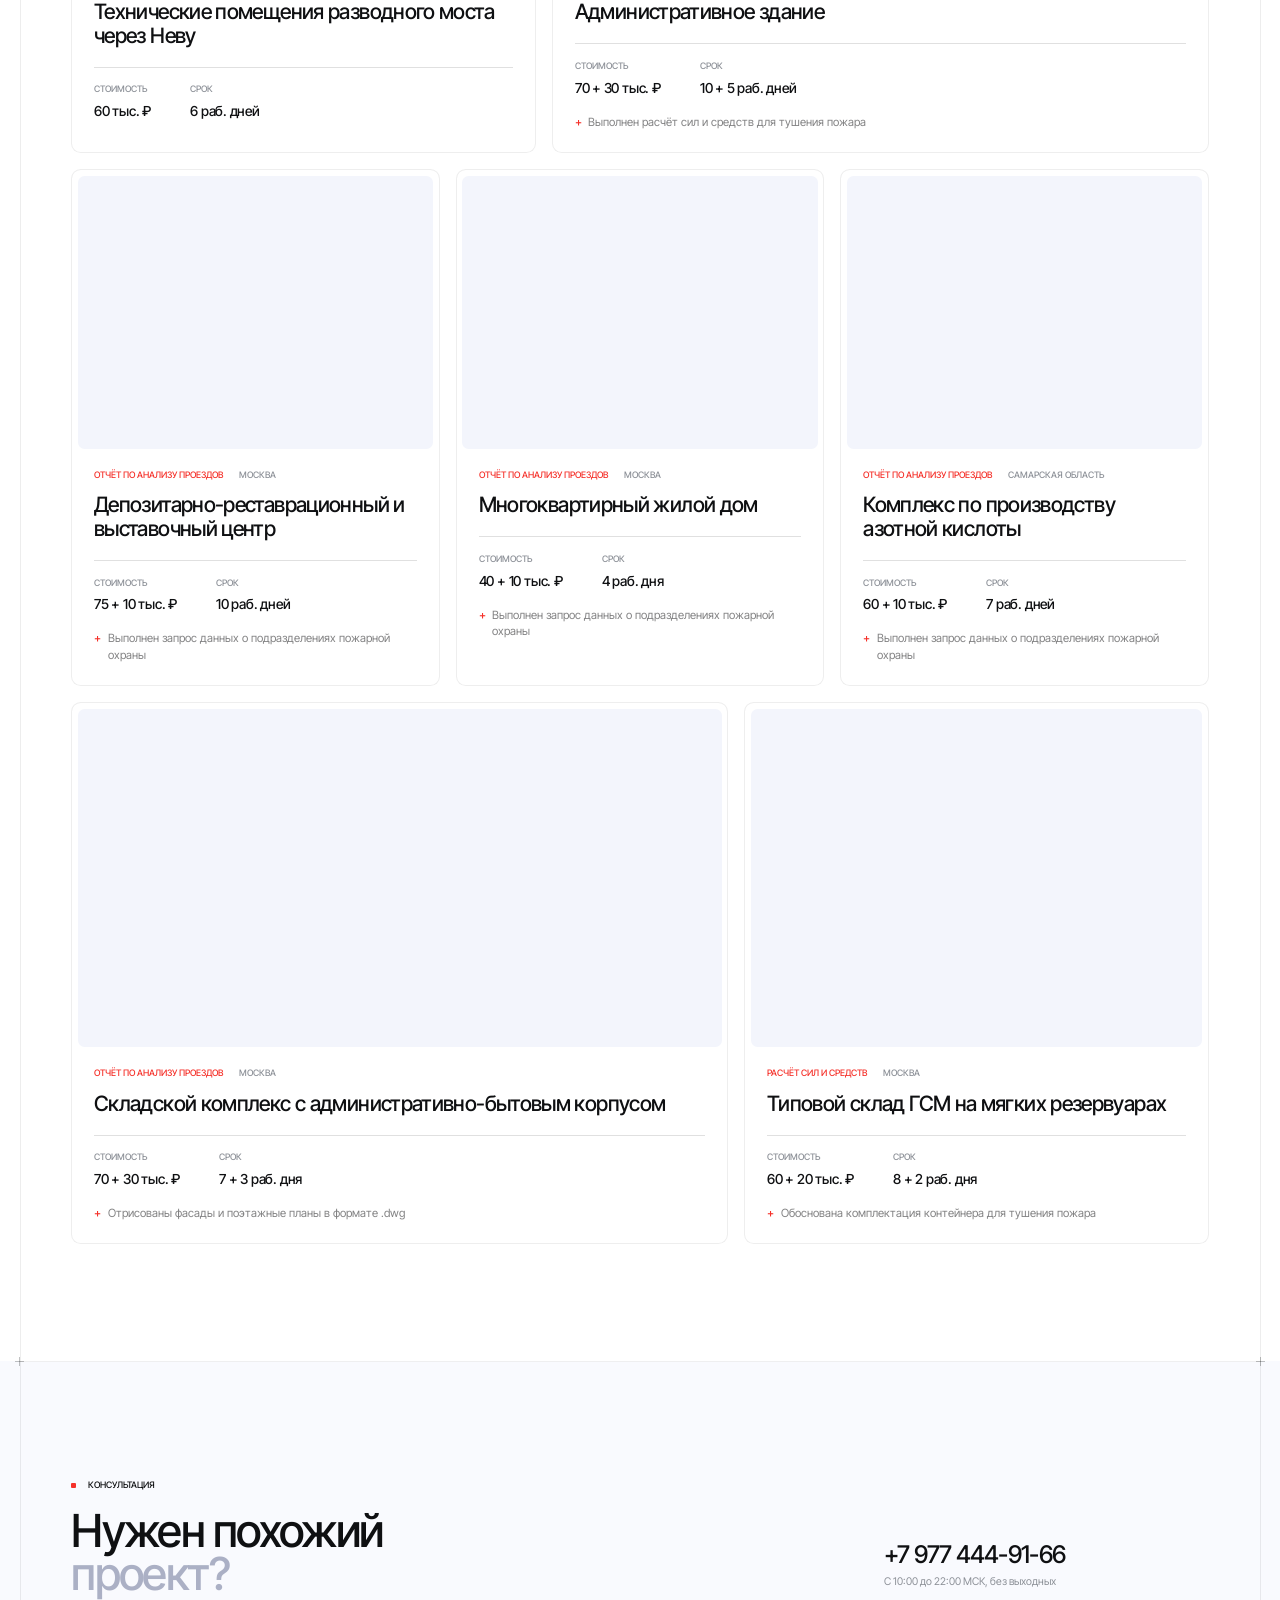
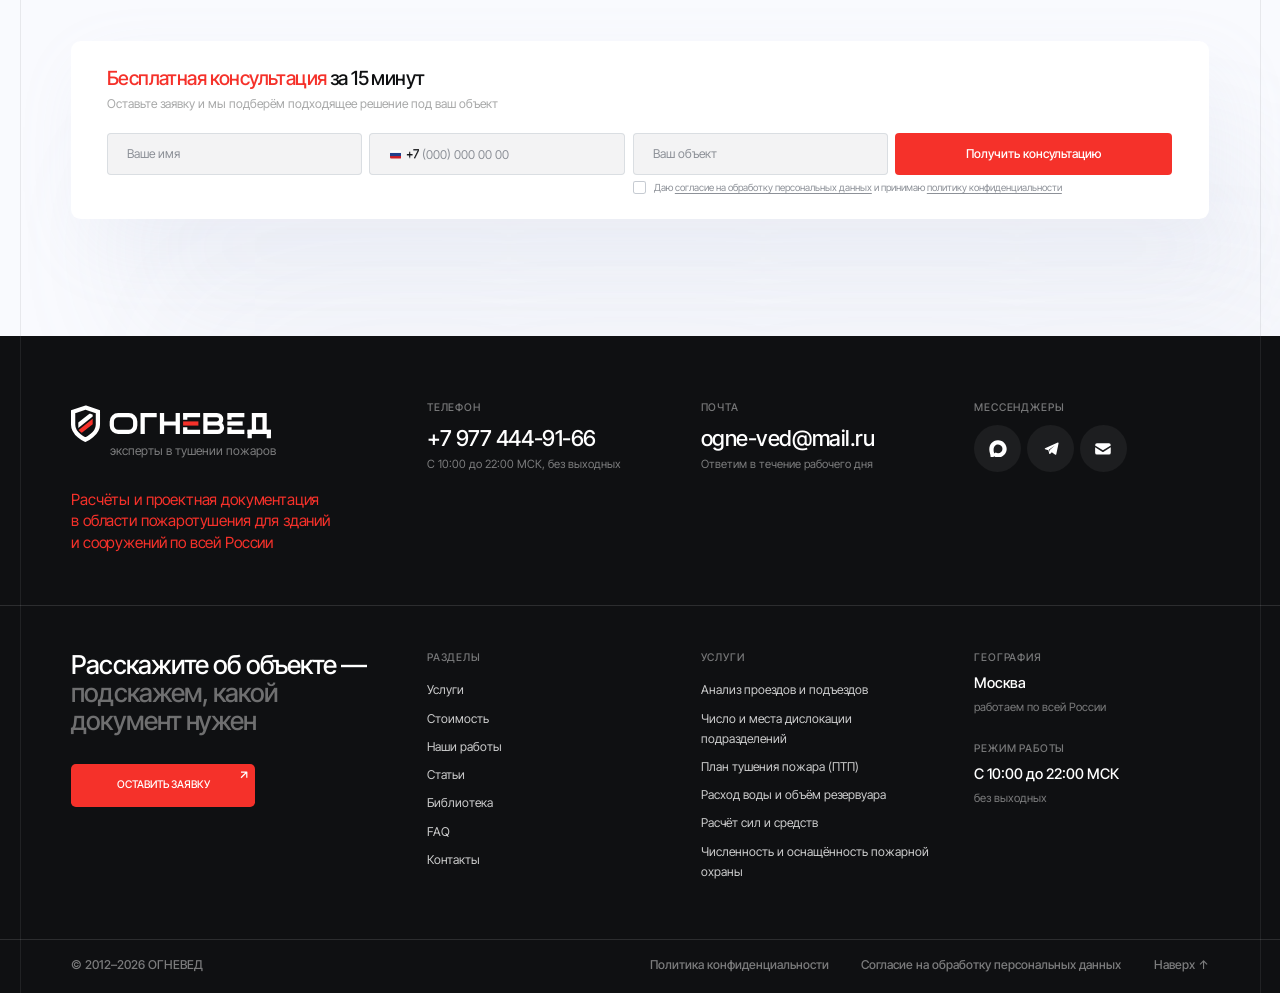
<file: raboty.html>
<!doctype html>
<html lang="ru">
<head>
<meta charset="utf-8">
<meta name="robots" content="noindex, nofollow">
<meta name="viewport" content="width=device-width, initial-scale=1, viewport-fit=cover">
<meta name="theme-color" content="#f7f6fc">
<title>Наши работы — ОГНЕВЕД</title>
<meta name="description" content="Выполненные проекты в области пожаротушения по всей России: жилые дома, склады, производства, энергообъекты.">
<link rel="icon" href="favicon.svg" type="image/svg+xml">
<link rel="preload" href="fonts/inter-tight-cyrillic.woff2" as="font" type="font/woff2" crossorigin>
<link rel="preload" href="fonts/inter-tight-latin.woff2" as="font" type="font/woff2" crossorigin>
<link rel="stylesheet" href="css/fonts.css">
<link rel="stylesheet" href="css/base.css">
<link rel="stylesheet" href="css/parts.css">
<link rel="stylesheet" href="css/home.css">
<link rel="stylesheet" href="css/pages.css">
<link rel="stylesheet" href="css/mobile.css" media="(max-width: 900px), (max-width: 1199px) and (orientation: portrait), (max-width: 1100px) and (max-height: 520px), (max-width: 1199px) and (hover: none) and (pointer: coarse)">
</head>
<body class="home">
<header class="hdr" id="hdr"></header>
<main class="frame pg" id="page" data-page="raboty"></main>
<footer class="ftr ftr--dark" id="ftr"></footer>
<script src="js/vendor/lenis.min.js"></script>
<script src="js/vendor/qrcode.js"></script>
<script src="js/content.js"></script>
<script src="js/data.js"></script>
<script src="js/ui.js"></script>
<script src="js/cards.js"></script>
<script src="js/calc.js"></script>
<script src="js/svc-fx.js"></script>
<script src="js/pages.js"></script>
<script src="js/motion.js"></script>
</body>
</html>
</file>
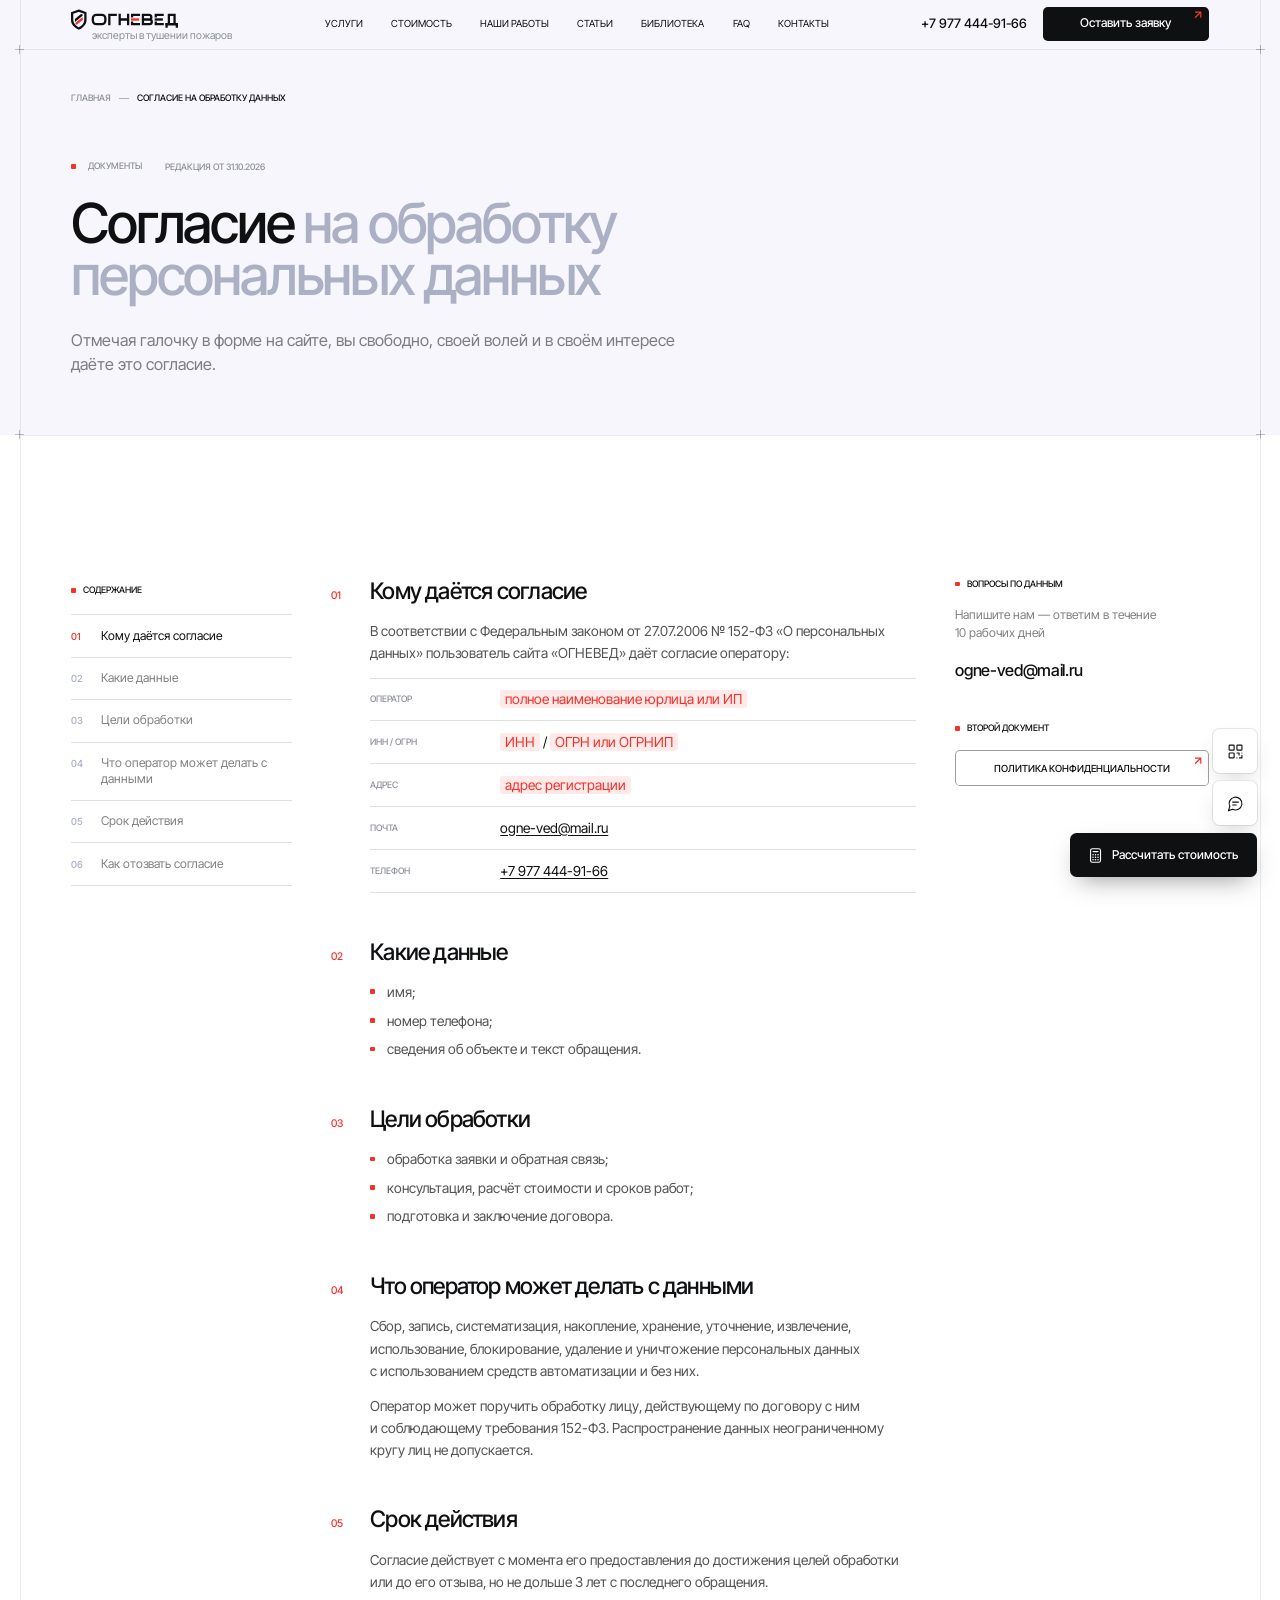
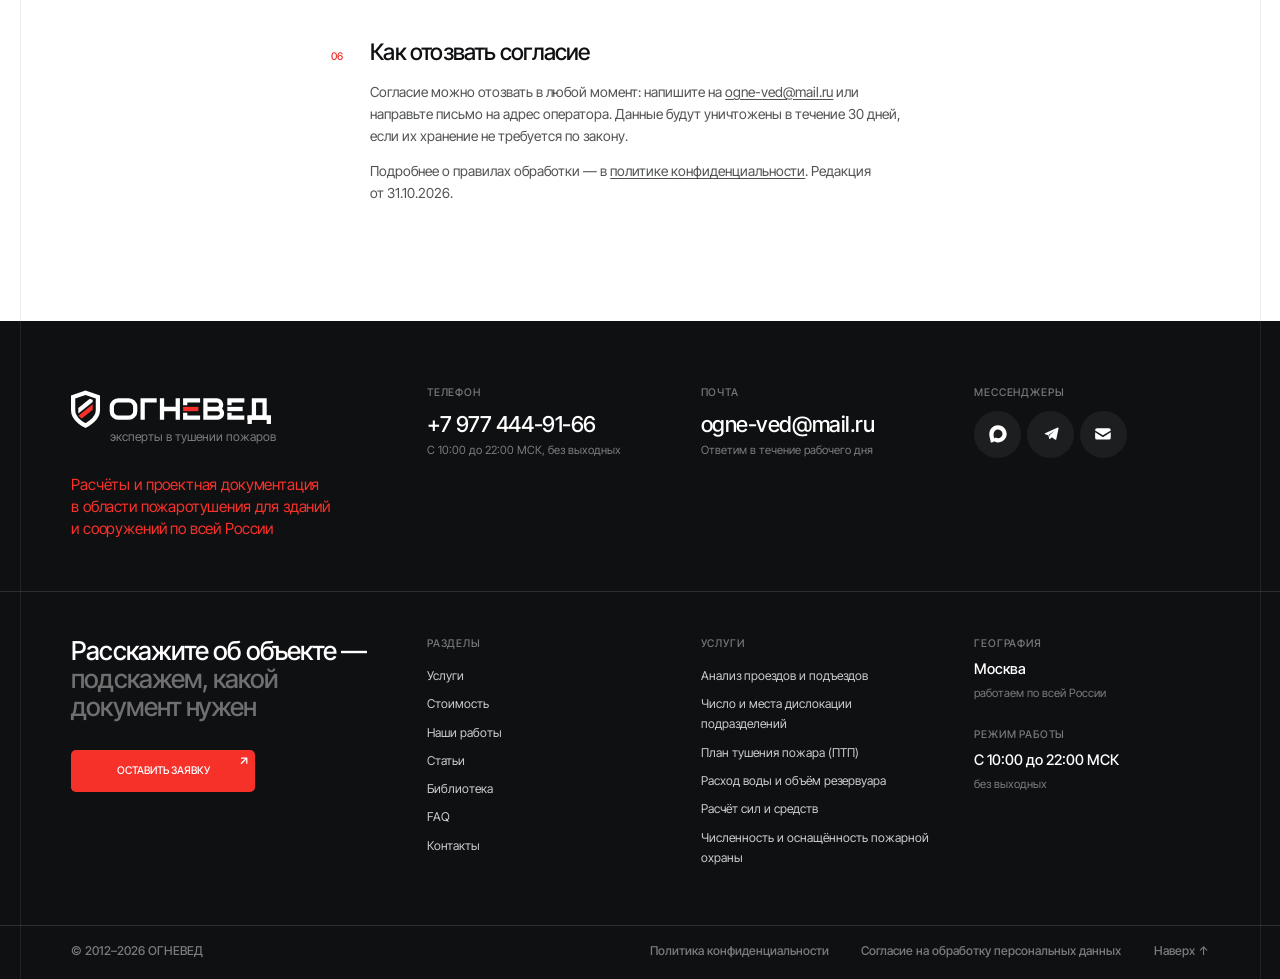
<file: soglasie.html>
<!doctype html>
<html lang="ru">
<head>
<meta charset="utf-8">
<meta name="robots" content="noindex, nofollow">
<meta name="viewport" content="width=device-width, initial-scale=1, viewport-fit=cover">
<meta name="theme-color" content="#f7f6fc">
<title>Согласие на обработку персональных данных — ОГНЕВЕД</title>
<meta name="description" content="Согласие на обработку персональных данных пользователя сайта ОГНЕВЕД.">
<link rel="icon" href="favicon.svg" type="image/svg+xml">
<link rel="preload" href="fonts/inter-tight-cyrillic.woff2" as="font" type="font/woff2" crossorigin>
<link rel="preload" href="fonts/inter-tight-latin.woff2" as="font" type="font/woff2" crossorigin>
<link rel="stylesheet" href="css/fonts.css">
<link rel="stylesheet" href="css/base.css">
<link rel="stylesheet" href="css/parts.css">
<link rel="stylesheet" href="css/home.css">
<link rel="stylesheet" href="css/pages.css">
<link rel="stylesheet" href="css/mobile.css" media="(max-width: 900px), (max-width: 1199px) and (orientation: portrait), (max-width: 1100px) and (max-height: 520px), (max-width: 1199px) and (hover: none) and (pointer: coarse)">
</head>
<body class="home">
<header class="hdr" id="hdr"></header>
<main class="frame pg" id="page" data-page="soglasie"></main>
<footer class="ftr ftr--dark" id="ftr"></footer>
<script src="js/vendor/lenis.min.js"></script>
<script src="js/vendor/qrcode.js"></script>
<script src="js/content.js"></script>
<script src="js/data.js"></script>
<script src="js/legal.js"></script>
<script src="js/ui.js"></script>
<script src="js/cards.js"></script>
<script src="js/calc.js"></script>
<script src="js/svc-fx.js"></script>
<script src="js/pages.js"></script>
<script src="js/motion.js"></script>
</body>
</html>
</file>
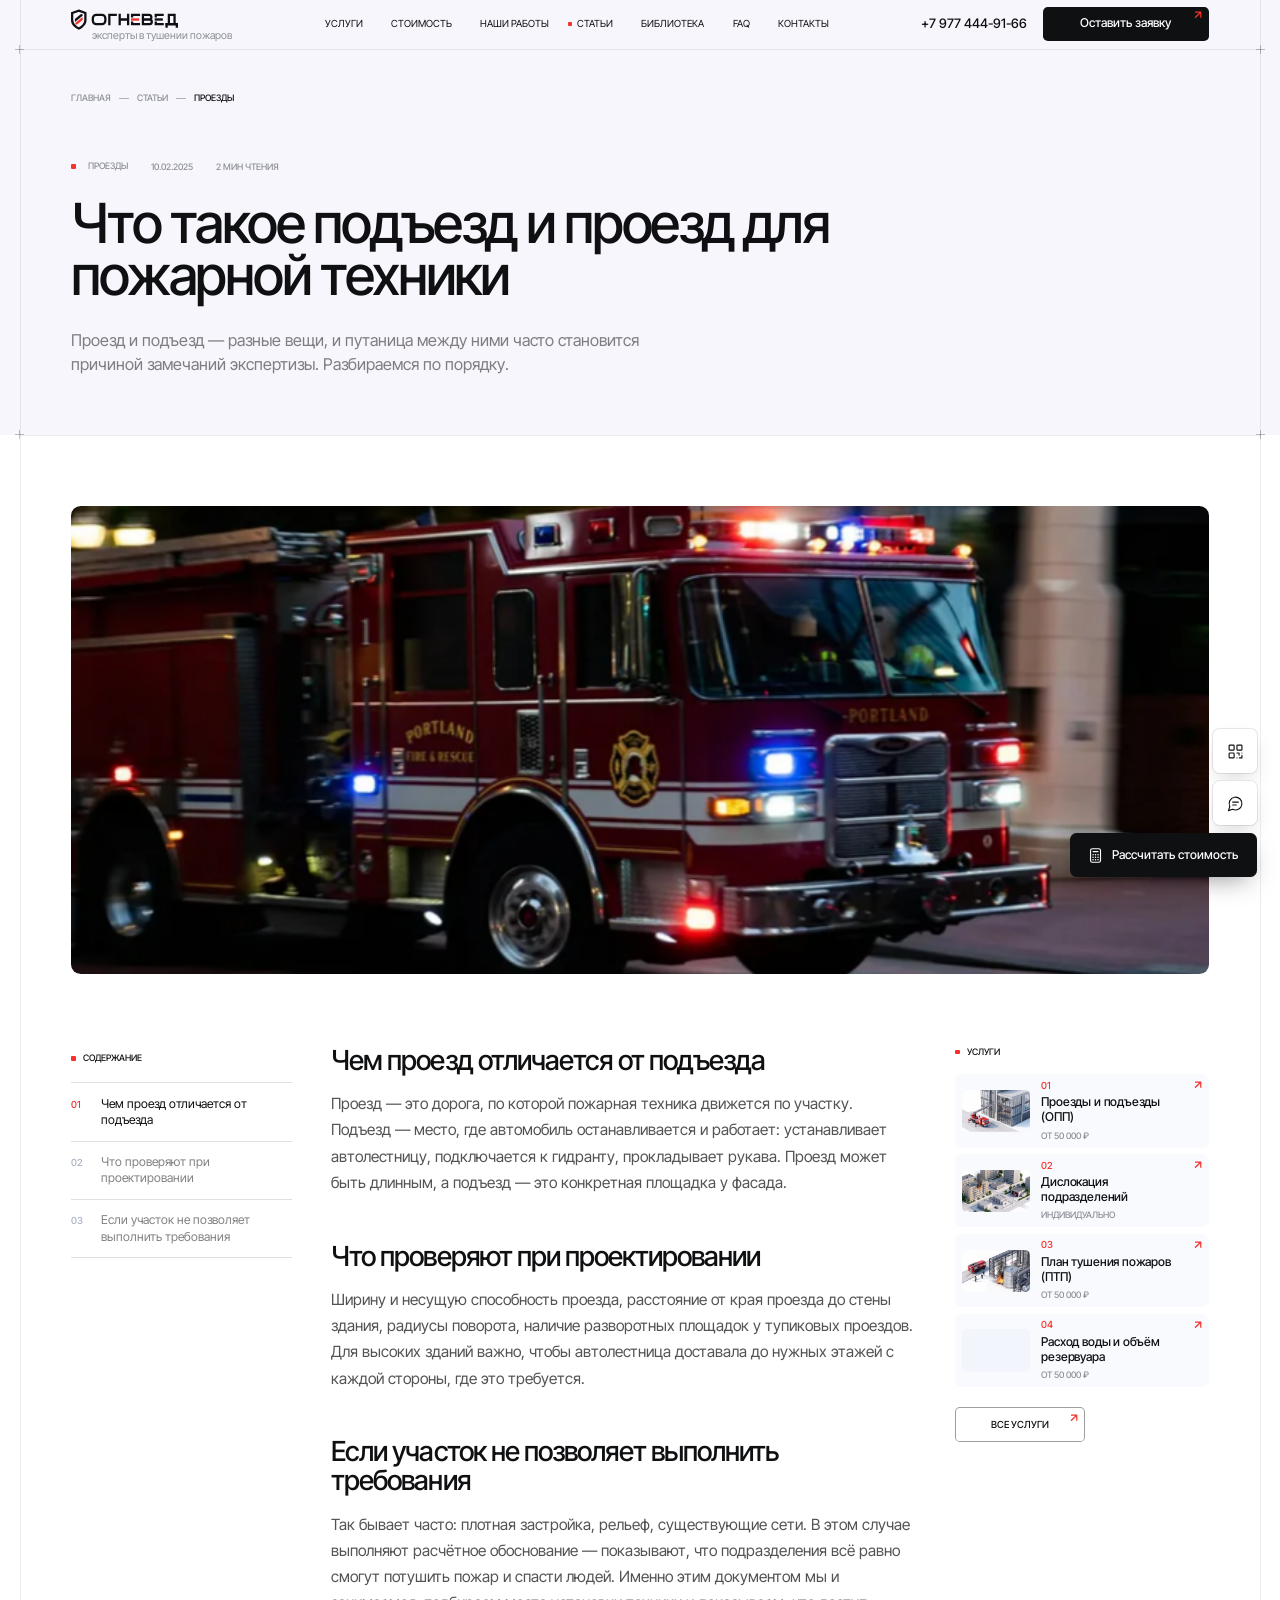
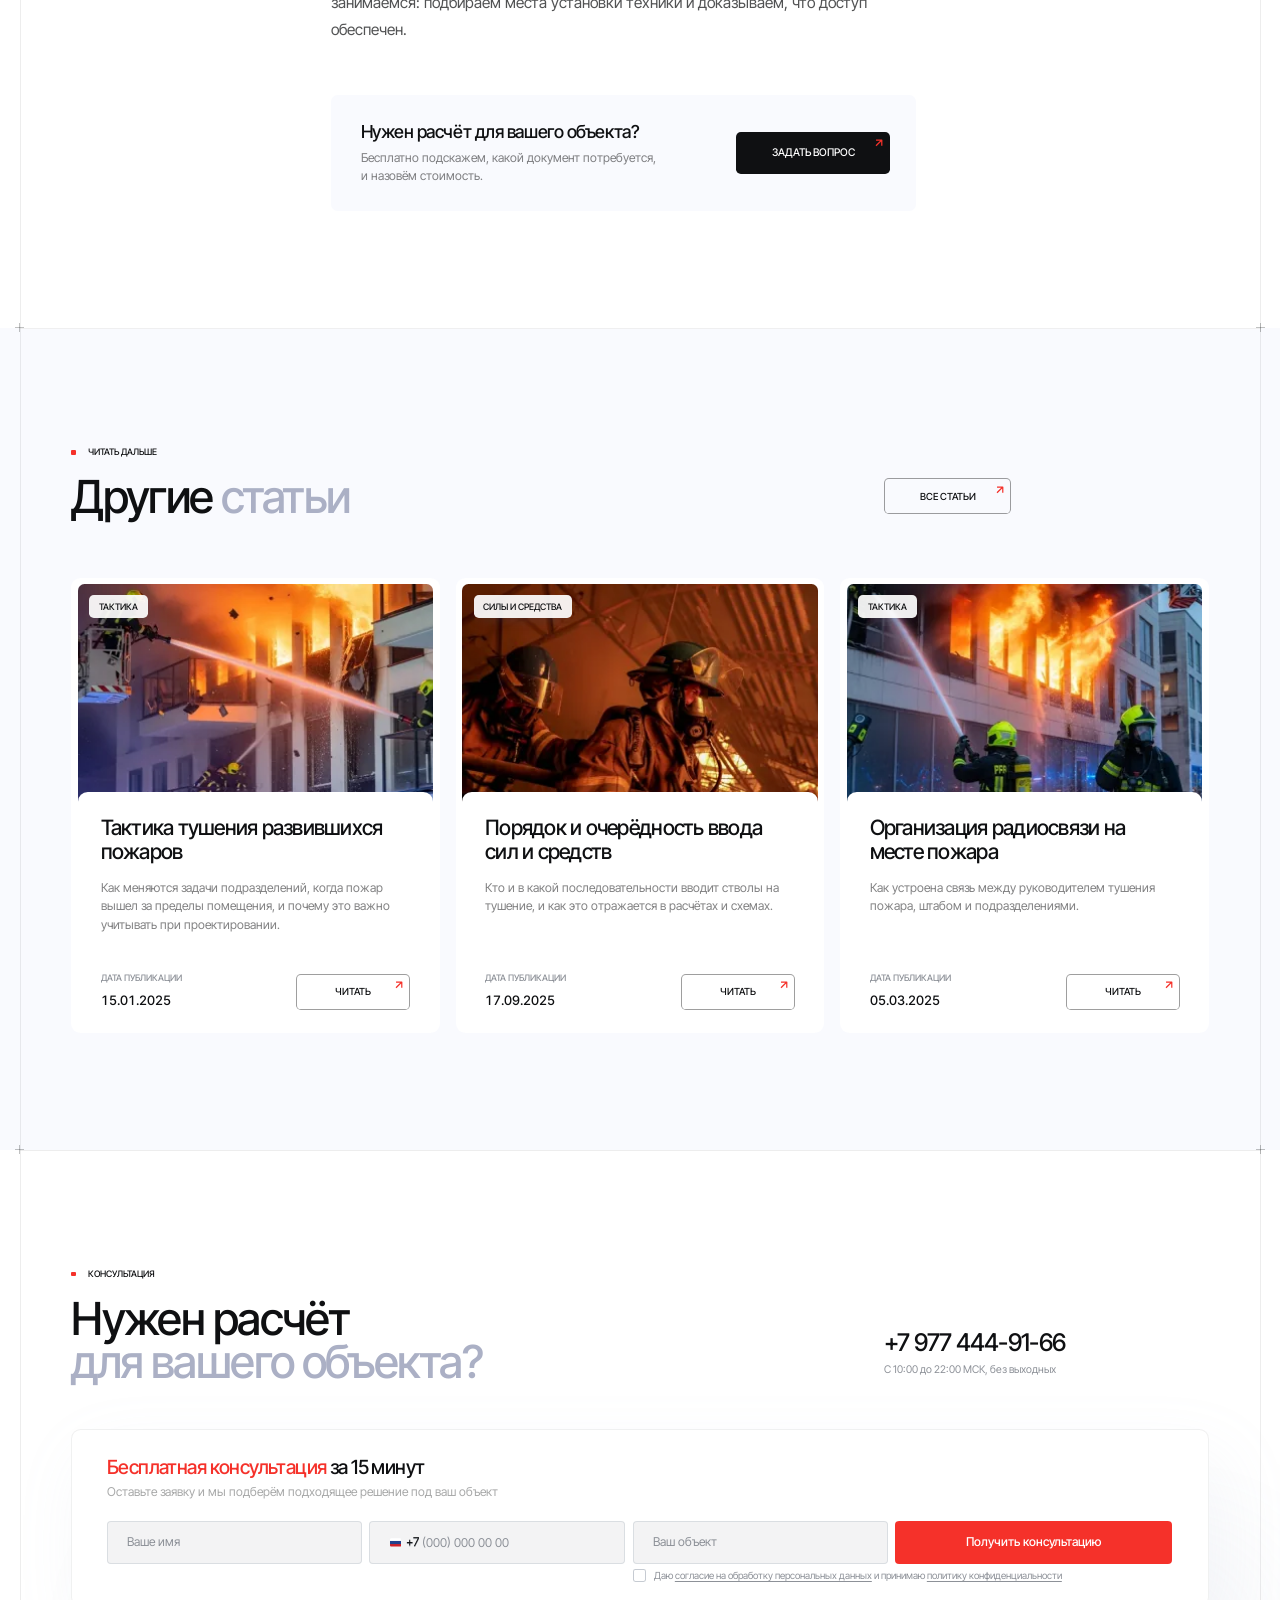
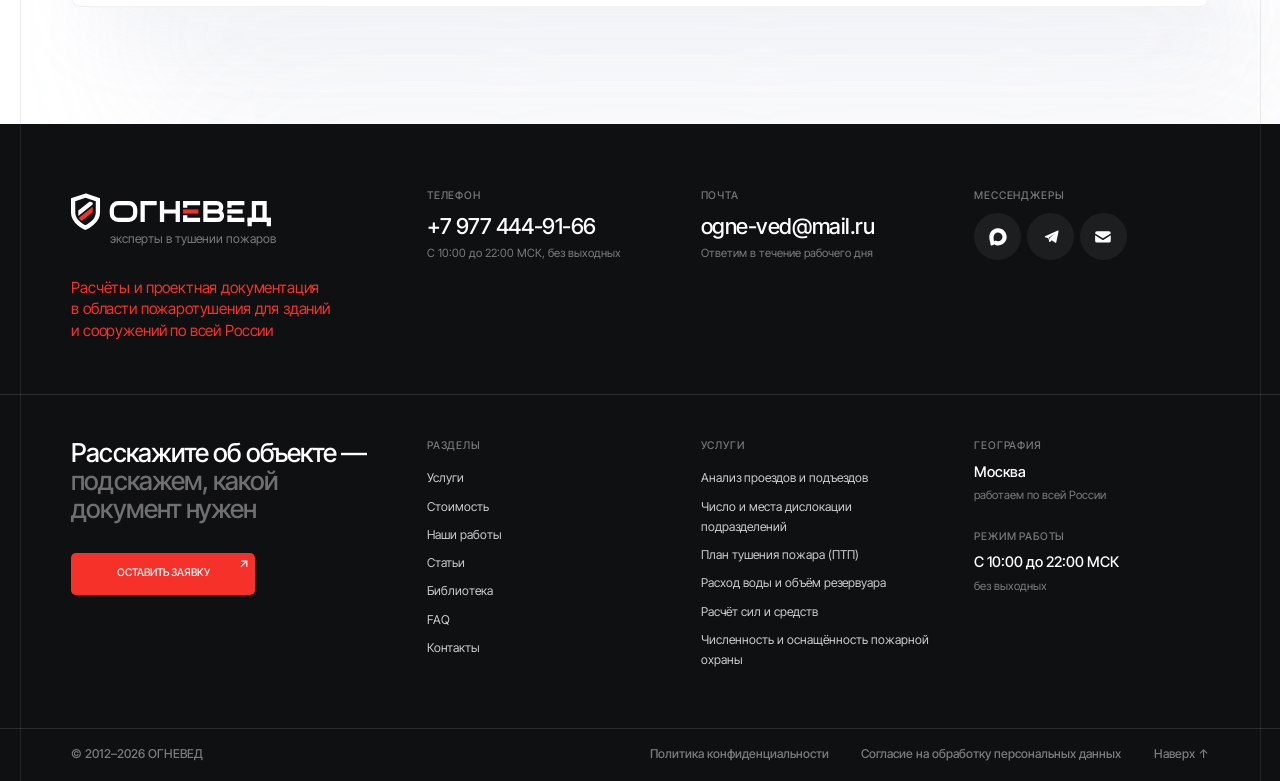
<file: statya.html>
<!doctype html>
<html lang="ru">
<head>
<meta charset="utf-8">
<meta name="robots" content="noindex, nofollow">
<meta name="viewport" content="width=device-width, initial-scale=1, viewport-fit=cover">
<meta name="theme-color" content="#f7f6fc">
<title>Статья — ОГНЕВЕД</title>
<meta name="description" content="Статья о пожаротушении простым языком.">
<link rel="icon" href="favicon.svg" type="image/svg+xml">
<link rel="preload" href="fonts/inter-tight-cyrillic.woff2" as="font" type="font/woff2" crossorigin>
<link rel="preload" href="fonts/inter-tight-latin.woff2" as="font" type="font/woff2" crossorigin>
<link rel="stylesheet" href="css/fonts.css">
<link rel="stylesheet" href="css/base.css">
<link rel="stylesheet" href="css/parts.css">
<link rel="stylesheet" href="css/home.css">
<link rel="stylesheet" href="css/pages.css">
<link rel="stylesheet" href="css/mobile.css" media="(max-width: 900px), (max-width: 1199px) and (orientation: portrait), (max-width: 1100px) and (max-height: 520px), (max-width: 1199px) and (hover: none) and (pointer: coarse)">
</head>
<body class="home">
<header class="hdr" id="hdr"></header>
<main class="frame pg" id="page" data-page="statya"></main>
<footer class="ftr ftr--dark" id="ftr"></footer>
<script src="js/vendor/lenis.min.js"></script>
<script src="js/vendor/qrcode.js"></script>
<script src="js/content.js"></script>
<script src="js/data.js"></script>
<script src="js/ui.js"></script>
<script src="js/cards.js"></script>
<script src="js/calc.js"></script>
<script src="js/svc-fx.js"></script>
<script src="js/pages.js"></script>
<script src="js/motion.js"></script>
</body>
</html>
</file>
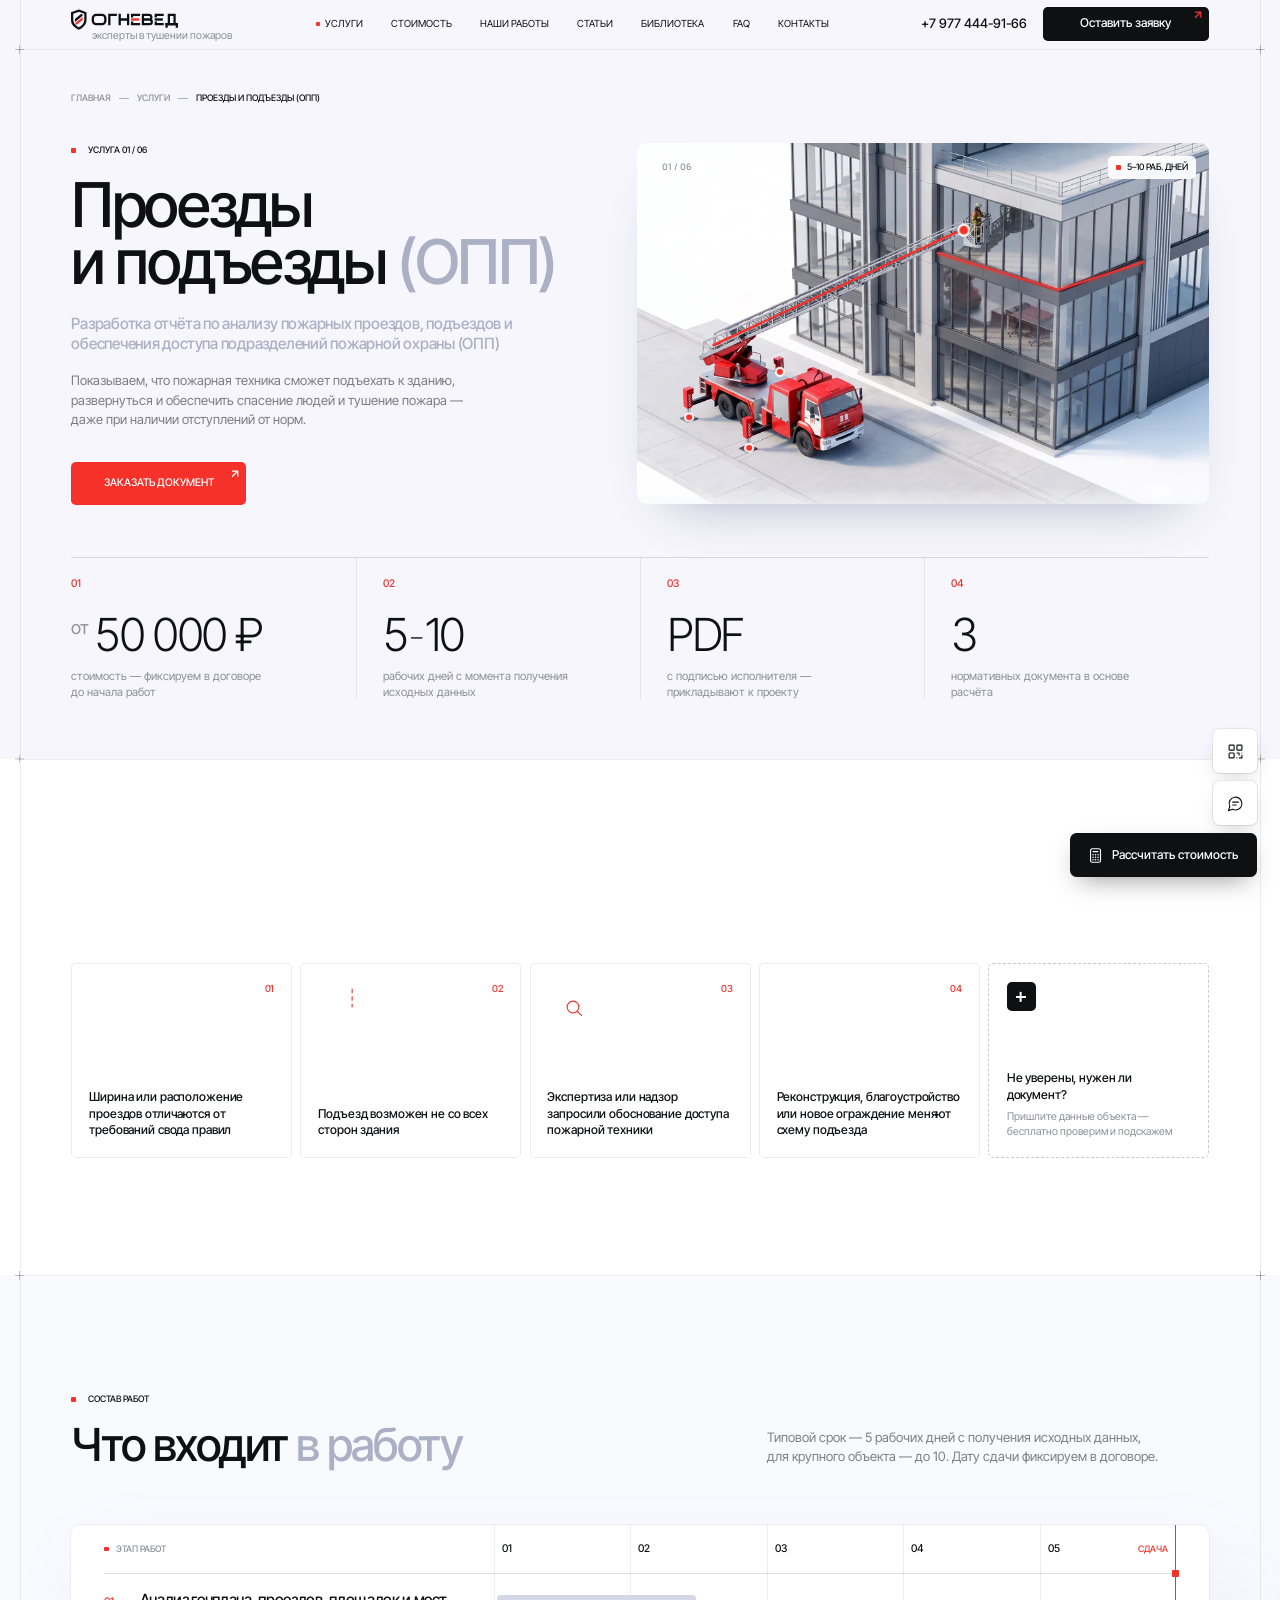
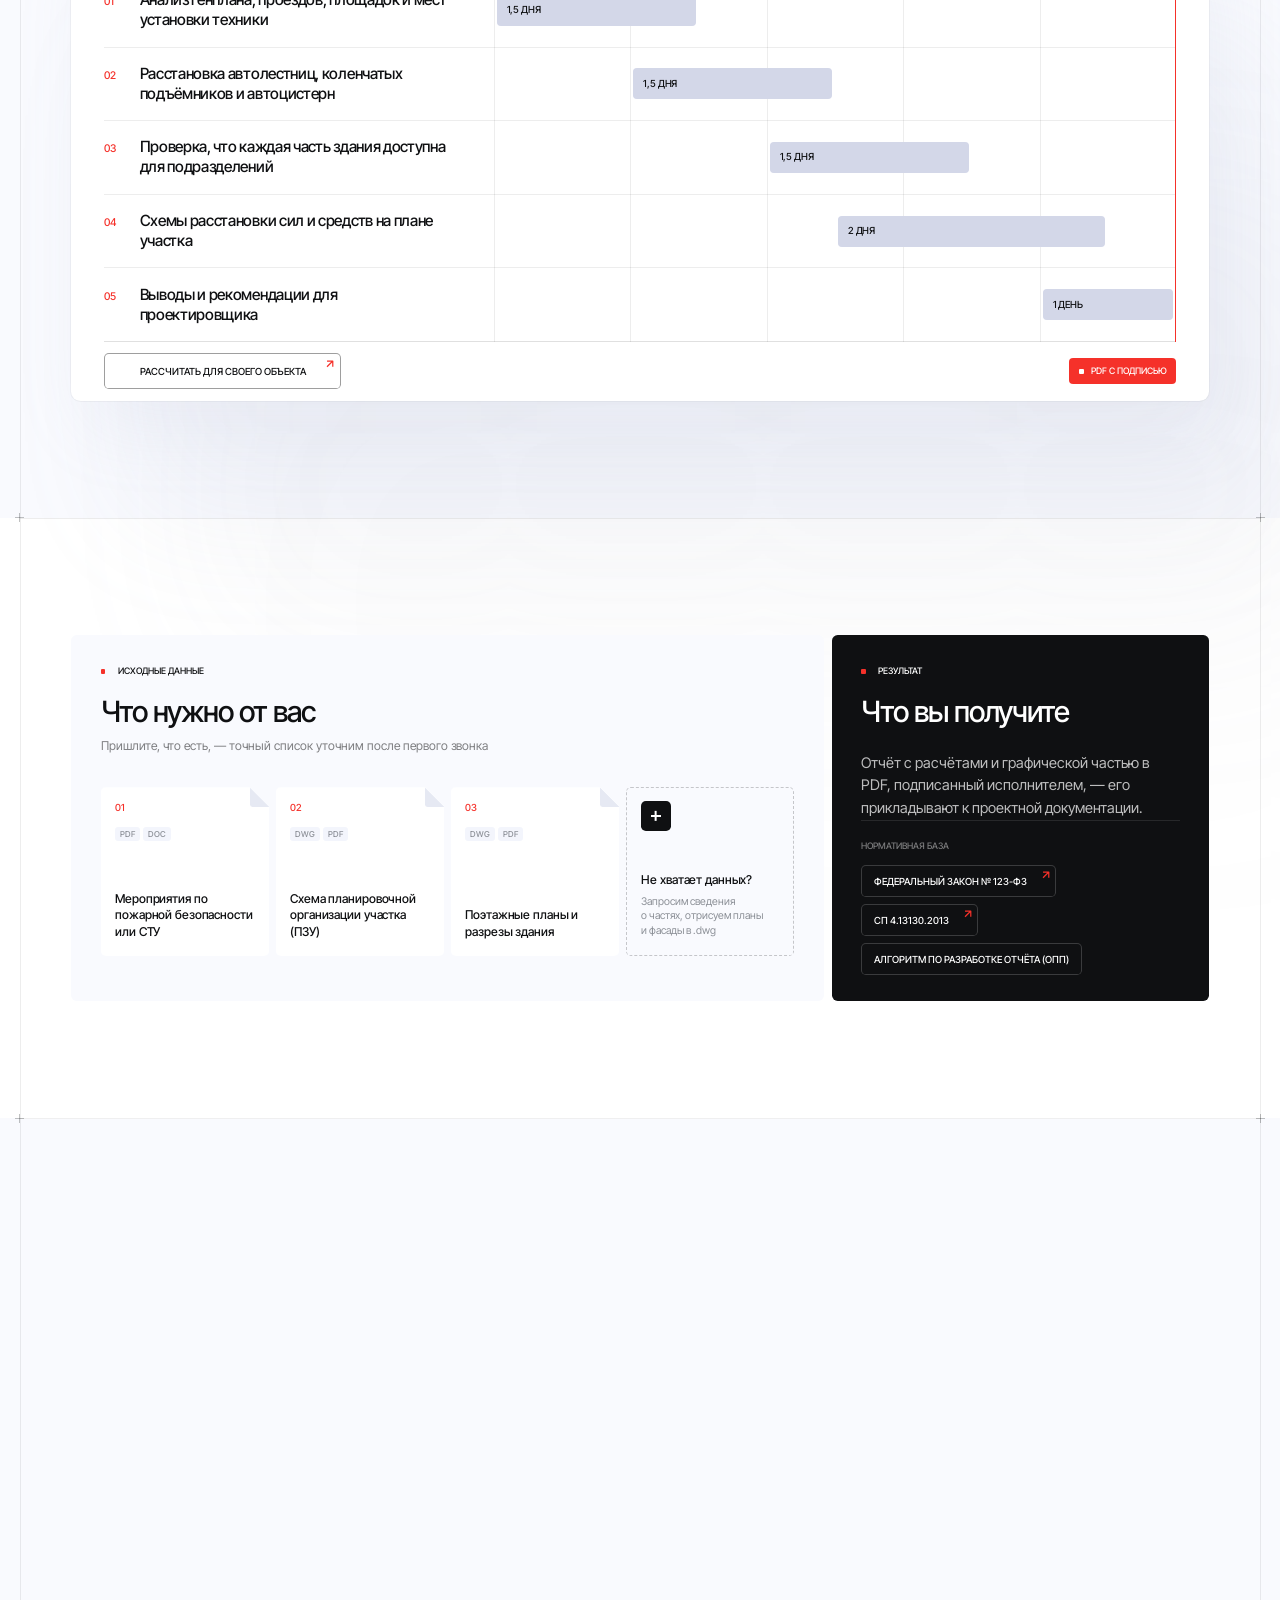
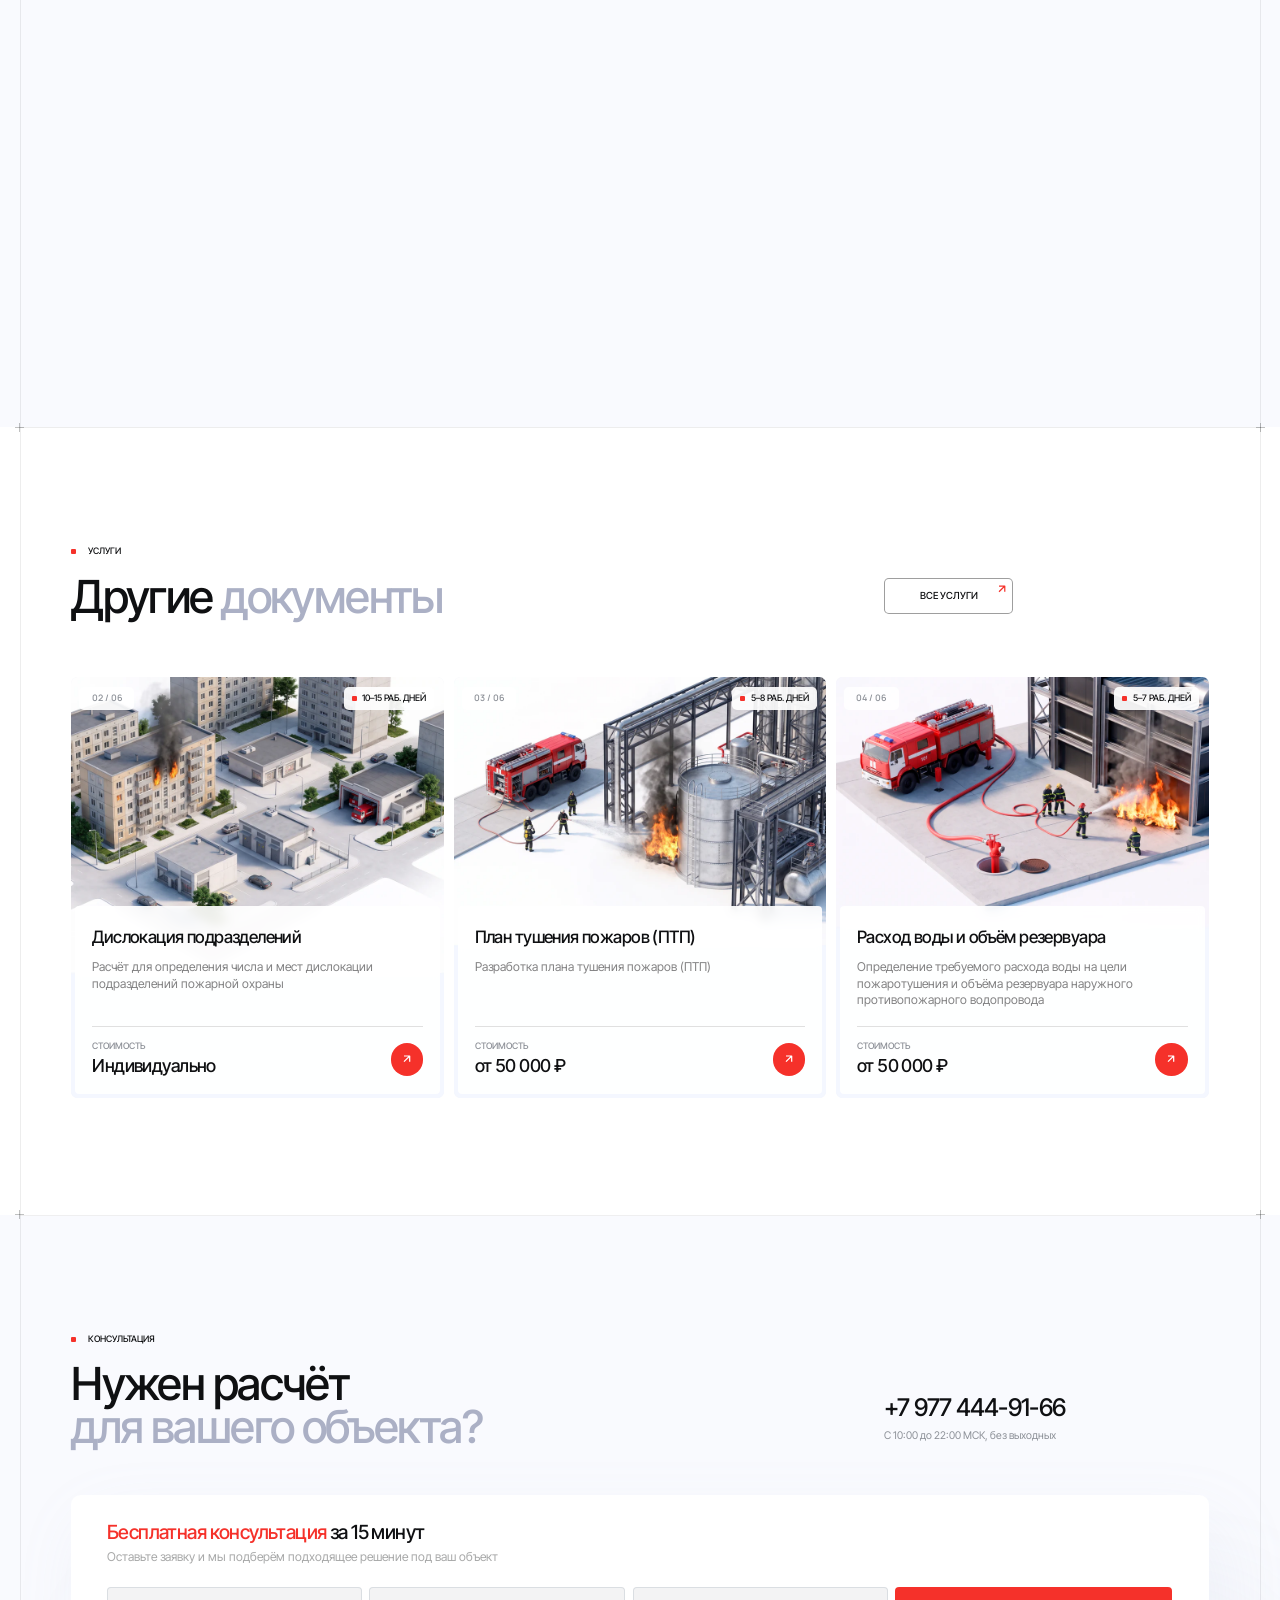
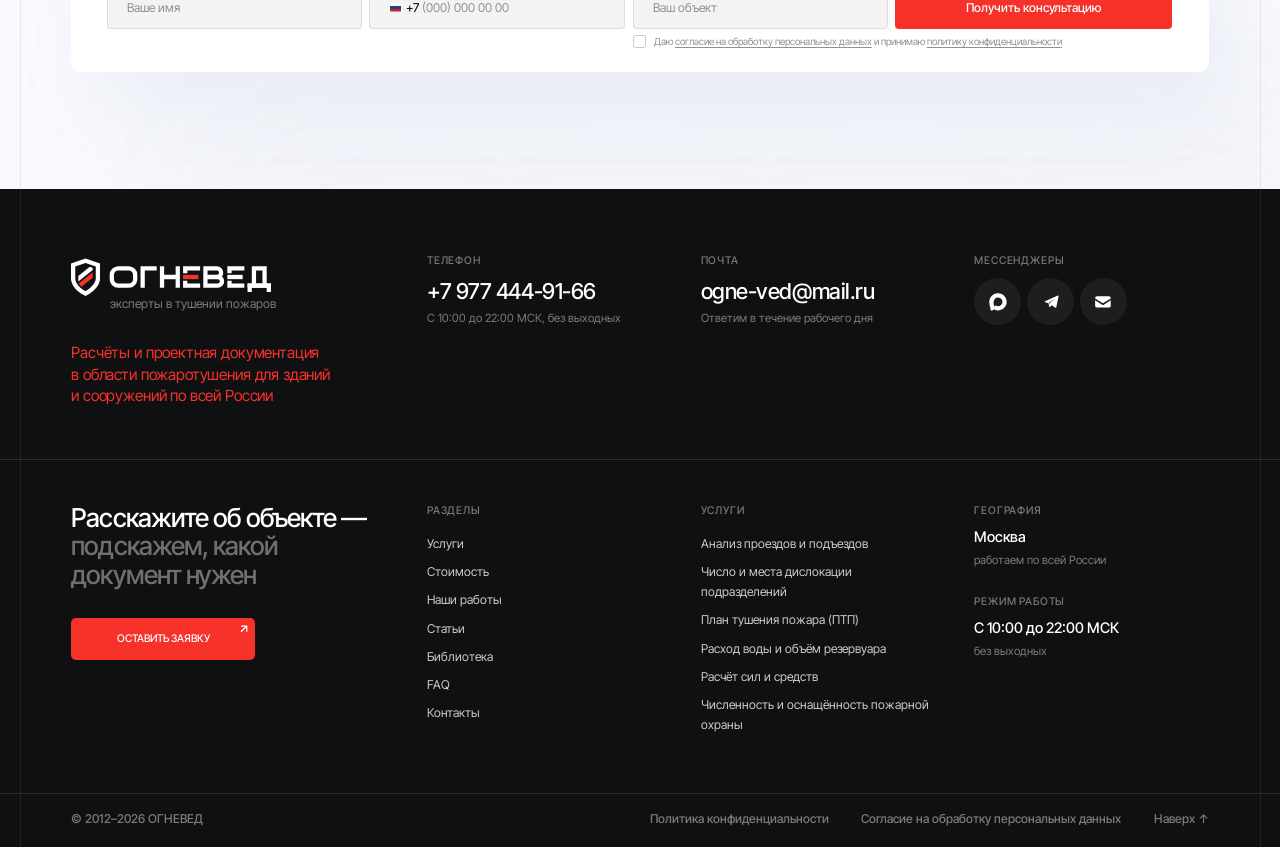
<file: usluga.html>
<!doctype html>
<html lang="ru">
<head>
<meta charset="utf-8">
<meta name="robots" content="noindex, nofollow">
<meta name="viewport" content="width=device-width, initial-scale=1, viewport-fit=cover">
<meta name="theme-color" content="#f7f6fc">
<title>Услуга — ОГНЕВЕД</title>
<meta name="description" content="Состав работ, сроки, стоимость и результат — расчёты в области пожаротушения для зданий и сооружений.">
<link rel="icon" href="favicon.svg" type="image/svg+xml">
<link rel="preload" href="fonts/inter-tight-cyrillic.woff2" as="font" type="font/woff2" crossorigin>
<link rel="preload" href="fonts/inter-tight-latin.woff2" as="font" type="font/woff2" crossorigin>
<link rel="stylesheet" href="css/fonts.css">
<link rel="stylesheet" href="css/base.css">
<link rel="stylesheet" href="css/parts.css">
<link rel="stylesheet" href="css/home.css">
<link rel="stylesheet" href="css/pages.css">
<link rel="stylesheet" href="css/mobile.css" media="(max-width: 900px), (max-width: 1199px) and (orientation: portrait), (max-width: 1100px) and (max-height: 520px), (max-width: 1199px) and (hover: none) and (pointer: coarse)">
</head>
<body class="home">
<header class="hdr" id="hdr"></header>
<main class="frame pg" id="page" data-page="usluga"></main>
<footer class="ftr ftr--dark" id="ftr"></footer>
<script src="js/vendor/lenis.min.js"></script>
<script src="js/vendor/qrcode.js"></script>
<script src="js/content.js"></script>
<script src="js/data.js"></script>
<script src="js/ui.js"></script>
<script src="js/cards.js"></script>
<script src="js/calc.js"></script>
<script src="js/svc-fx.js"></script>
<script src="js/when-ic.js"></script>
<script src="js/pages.js"></script>
<script src="js/motion.js"></script>
</body>
</html>
</file>
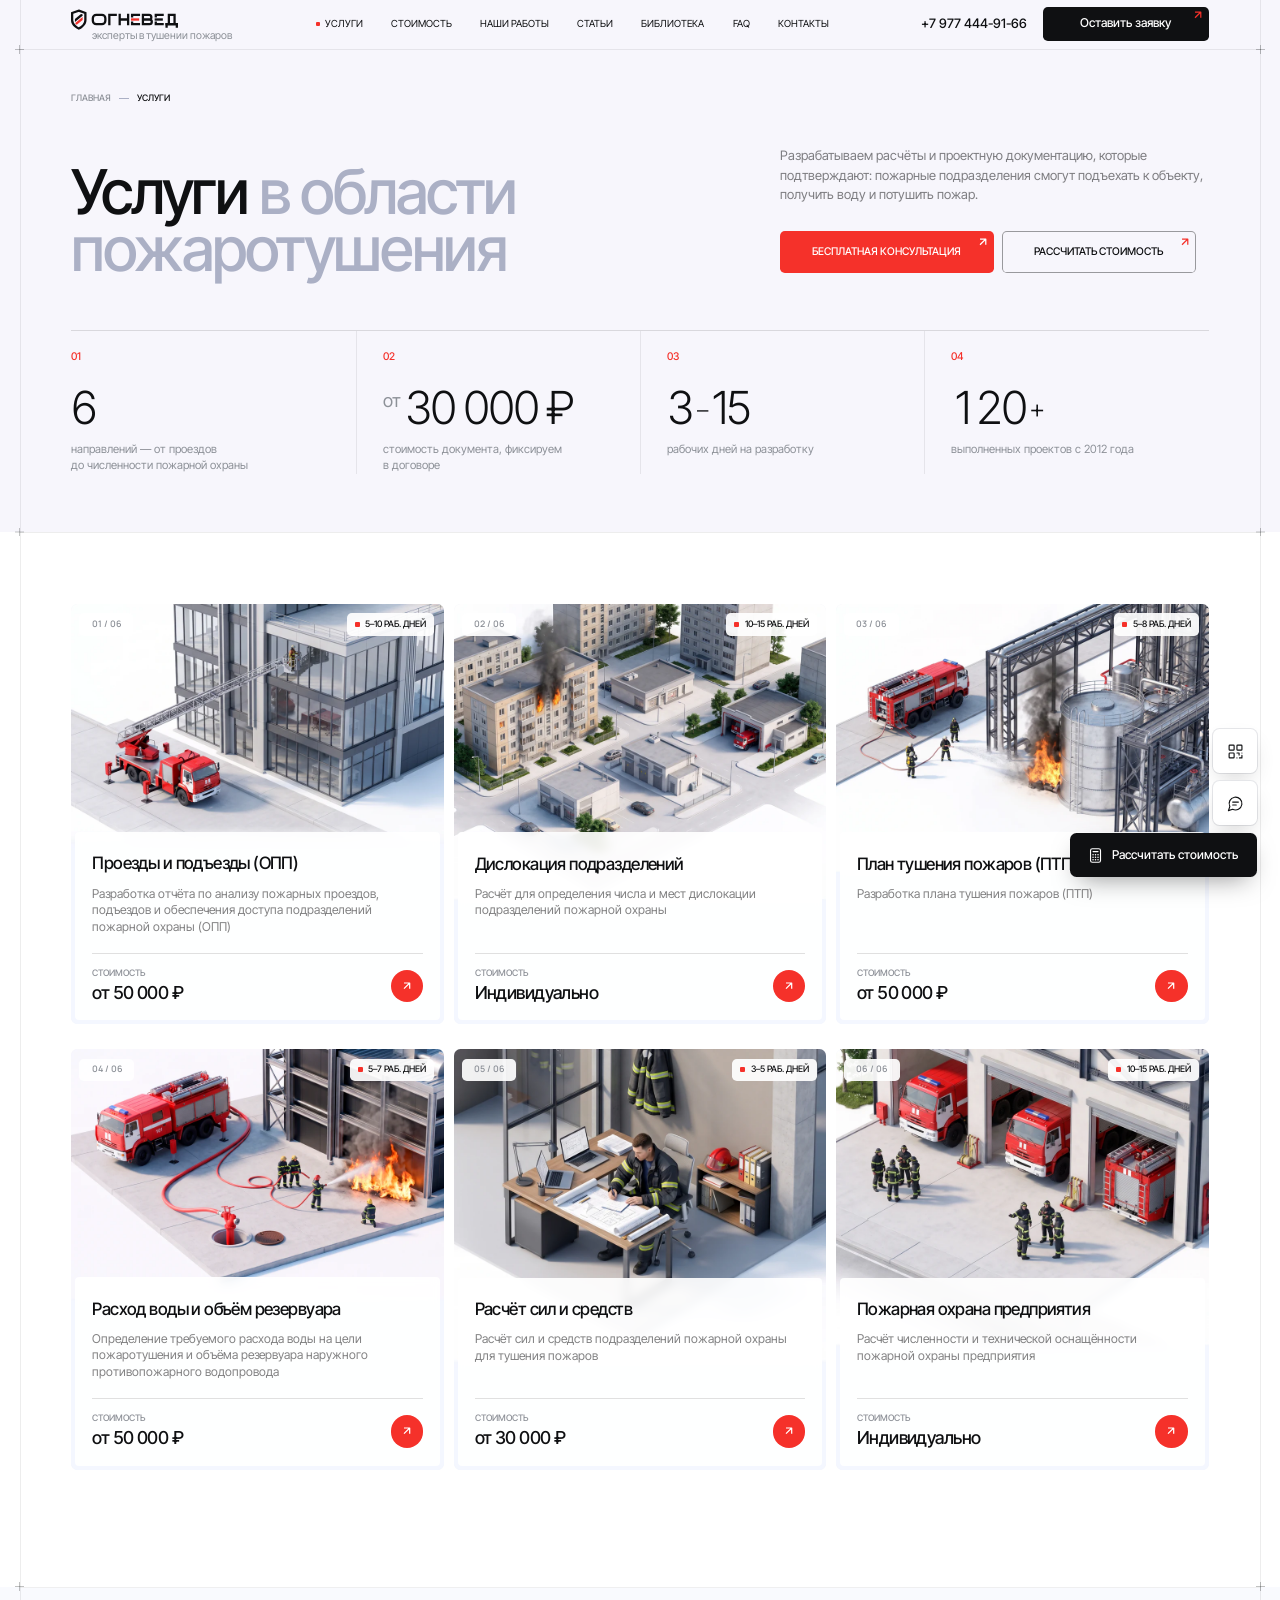
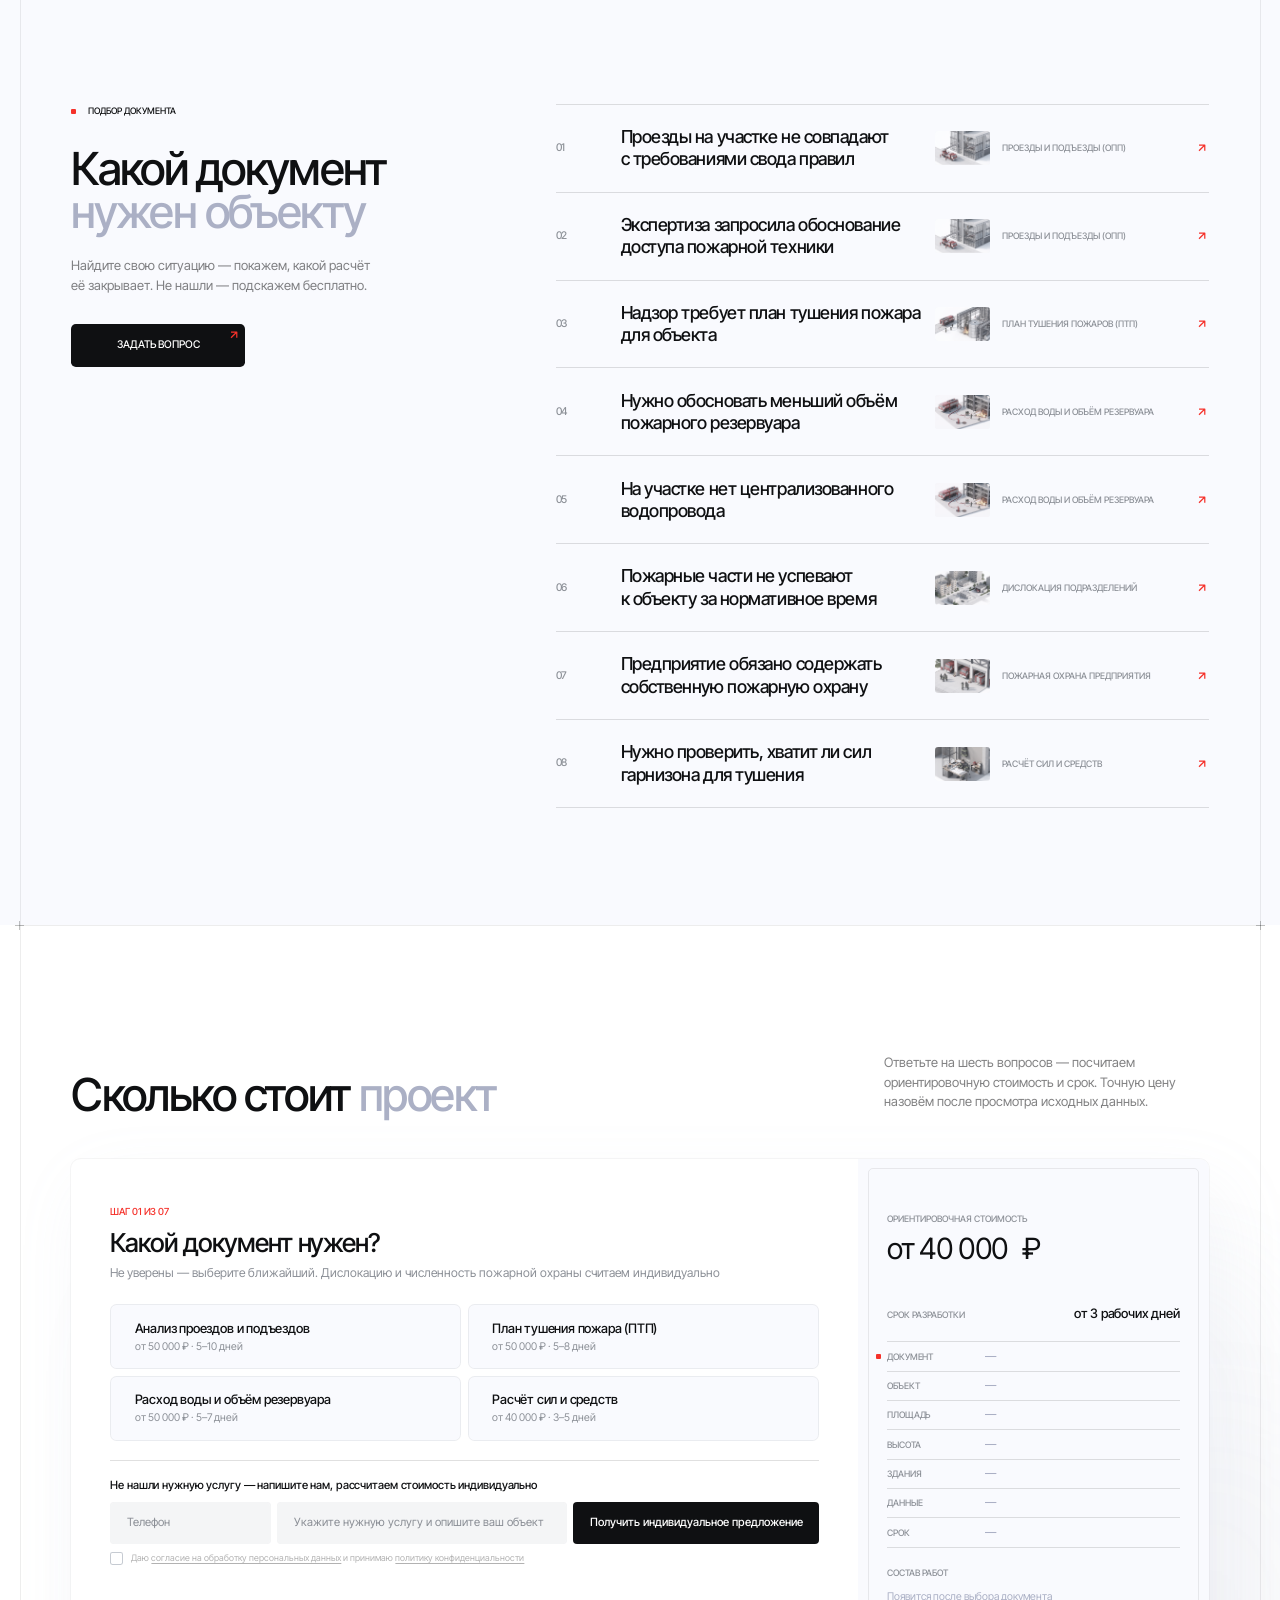
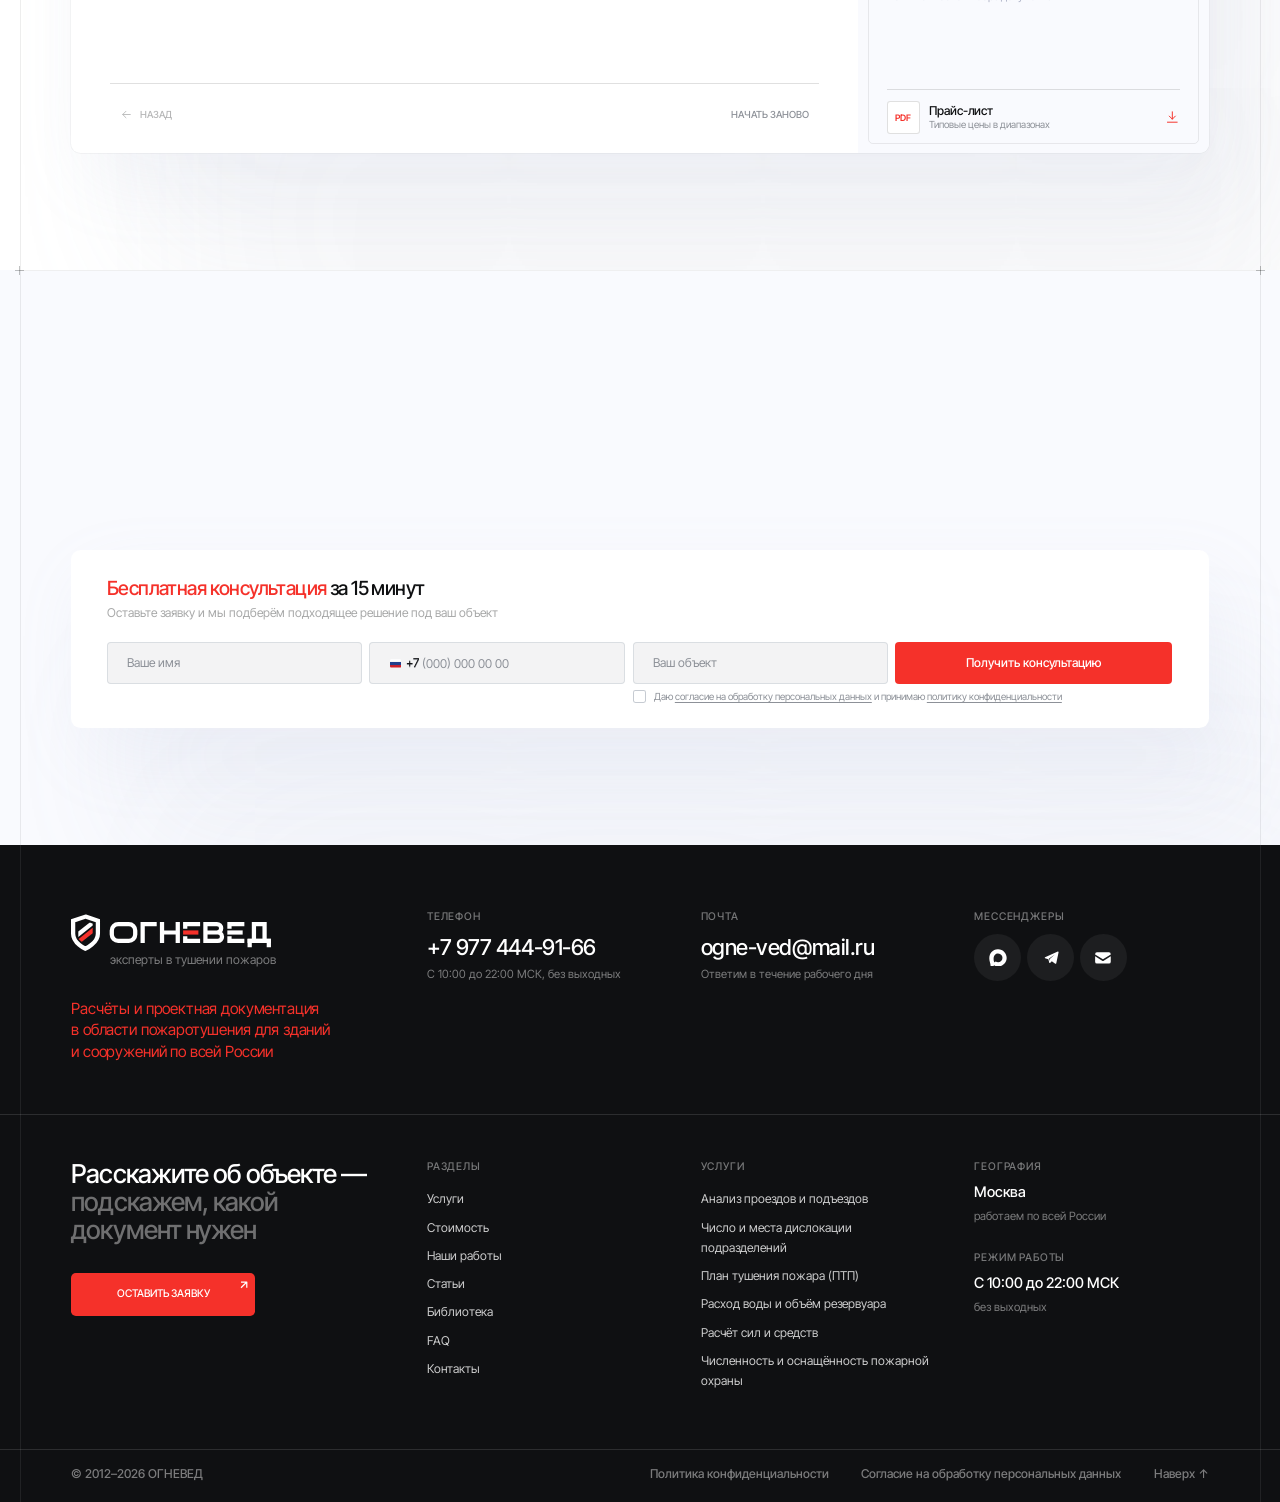
<file: uslugi.html>
<!doctype html>
<html lang="ru">
<head>
<meta charset="utf-8">
<meta name="robots" content="noindex, nofollow">
<meta name="viewport" content="width=device-width, initial-scale=1, viewport-fit=cover">
<meta name="theme-color" content="#f7f6fc">
<title>Услуги — ОГНЕВЕД</title>
<meta name="description" content="Расчёты и проектная документация в области пожаротушения: проезды и подъезды, планы тушения, расход воды, дислокация подразделений, силы и средства.">
<link rel="icon" href="favicon.svg" type="image/svg+xml">
<link rel="preload" href="fonts/inter-tight-cyrillic.woff2" as="font" type="font/woff2" crossorigin>
<link rel="preload" href="fonts/inter-tight-latin.woff2" as="font" type="font/woff2" crossorigin>
<link rel="stylesheet" href="css/fonts.css">
<link rel="stylesheet" href="css/base.css">
<link rel="stylesheet" href="css/parts.css">
<link rel="stylesheet" href="css/home.css">
<link rel="stylesheet" href="css/pages.css">
<link rel="stylesheet" href="css/mobile.css" media="(max-width: 900px), (max-width: 1199px) and (orientation: portrait), (max-width: 1100px) and (max-height: 520px), (max-width: 1199px) and (hover: none) and (pointer: coarse)">
</head>
<body class="home">
<header class="hdr" id="hdr"></header>
<main class="frame pg" id="page" data-page="uslugi"></main>
<footer class="ftr ftr--dark" id="ftr"></footer>
<script src="js/vendor/lenis.min.js"></script>
<script src="js/vendor/qrcode.js"></script>
<script src="js/content.js"></script>
<script src="js/data.js"></script>
<script src="js/ui.js"></script>
<script src="js/cards.js"></script>
<script src="js/calc.js"></script>
<script src="js/svc-fx.js"></script>
<script src="js/pages.js"></script>
<script src="js/motion.js"></script>
</body>
</html>
</file>
<file: css/fonts.css>
/* Inter Tight и Manrope: кириллица и латиница, файлы лежат на сайте (fonts/) */
@font-face {
  font-family: 'Inter Tight';
  font-style: normal;
  font-weight: 300;
  font-display: swap;
  src: url(../fonts/inter-tight-cyrillic-ext.woff2) format('woff2');
  unicode-range: U+0460-052F, U+1C80-1C8A, U+20B4, U+2DE0-2DFF, U+A640-A69F, U+FE2E-FE2F;
}

@font-face {
  font-family: 'Inter Tight';
  font-style: normal;
  font-weight: 300;
  font-display: swap;
  src: url(../fonts/inter-tight-cyrillic.woff2) format('woff2');
  unicode-range: U+0301, U+0400-045F, U+0490-0491, U+04B0-04B1, U+2116;
}

@font-face {
  font-family: 'Inter Tight';
  font-style: normal;
  font-weight: 300;
  font-display: swap;
  src: url(../fonts/inter-tight-latin-ext.woff2) format('woff2');
  unicode-range: U+0100-02BA, U+02BD-02C5, U+02C7-02CC, U+02CE-02D7, U+02DD-02FF, U+0304, U+0308, U+0329, U+1D00-1DBF, U+1E00-1E9F, U+1EF2-1EFF, U+2020, U+20A0-20AB, U+20AD-20C4, U+2113, U+2C60-2C7F, U+A720-A7FF;
}

@font-face {
  font-family: 'Inter Tight';
  font-style: normal;
  font-weight: 300;
  font-display: swap;
  src: url(../fonts/inter-tight-latin.woff2) format('woff2');
  unicode-range: U+0000-00FF, U+0131, U+0152-0153, U+02BB-02BC, U+02C6, U+02DA, U+02DC, U+0304, U+0308, U+0329, U+2000-206F, U+20AC, U+2122, U+2191, U+2193, U+2212, U+2215, U+FEFF, U+FFFD;
}

@font-face {
  font-family: 'Inter Tight';
  font-style: normal;
  font-weight: 400;
  font-display: swap;
  src: url(../fonts/inter-tight-cyrillic-ext.woff2) format('woff2');
  unicode-range: U+0460-052F, U+1C80-1C8A, U+20B4, U+2DE0-2DFF, U+A640-A69F, U+FE2E-FE2F;
}

@font-face {
  font-family: 'Inter Tight';
  font-style: normal;
  font-weight: 400;
  font-display: swap;
  src: url(../fonts/inter-tight-cyrillic.woff2) format('woff2');
  unicode-range: U+0301, U+0400-045F, U+0490-0491, U+04B0-04B1, U+2116;
}

@font-face {
  font-family: 'Inter Tight';
  font-style: normal;
  font-weight: 400;
  font-display: swap;
  src: url(../fonts/inter-tight-latin-ext.woff2) format('woff2');
  unicode-range: U+0100-02BA, U+02BD-02C5, U+02C7-02CC, U+02CE-02D7, U+02DD-02FF, U+0304, U+0308, U+0329, U+1D00-1DBF, U+1E00-1E9F, U+1EF2-1EFF, U+2020, U+20A0-20AB, U+20AD-20C4, U+2113, U+2C60-2C7F, U+A720-A7FF;
}

@font-face {
  font-family: 'Inter Tight';
  font-style: normal;
  font-weight: 400;
  font-display: swap;
  src: url(../fonts/inter-tight-latin.woff2) format('woff2');
  unicode-range: U+0000-00FF, U+0131, U+0152-0153, U+02BB-02BC, U+02C6, U+02DA, U+02DC, U+0304, U+0308, U+0329, U+2000-206F, U+20AC, U+2122, U+2191, U+2193, U+2212, U+2215, U+FEFF, U+FFFD;
}

@font-face {
  font-family: 'Inter Tight';
  font-style: normal;
  font-weight: 500;
  font-display: swap;
  src: url(../fonts/inter-tight-cyrillic-ext.woff2) format('woff2');
  unicode-range: U+0460-052F, U+1C80-1C8A, U+20B4, U+2DE0-2DFF, U+A640-A69F, U+FE2E-FE2F;
}

@font-face {
  font-family: 'Inter Tight';
  font-style: normal;
  font-weight: 500;
  font-display: swap;
  src: url(../fonts/inter-tight-cyrillic.woff2) format('woff2');
  unicode-range: U+0301, U+0400-045F, U+0490-0491, U+04B0-04B1, U+2116;
}

@font-face {
  font-family: 'Inter Tight';
  font-style: normal;
  font-weight: 500;
  font-display: swap;
  src: url(../fonts/inter-tight-latin-ext.woff2) format('woff2');
  unicode-range: U+0100-02BA, U+02BD-02C5, U+02C7-02CC, U+02CE-02D7, U+02DD-02FF, U+0304, U+0308, U+0329, U+1D00-1DBF, U+1E00-1E9F, U+1EF2-1EFF, U+2020, U+20A0-20AB, U+20AD-20C4, U+2113, U+2C60-2C7F, U+A720-A7FF;
}

@font-face {
  font-family: 'Inter Tight';
  font-style: normal;
  font-weight: 500;
  font-display: swap;
  src: url(../fonts/inter-tight-latin.woff2) format('woff2');
  unicode-range: U+0000-00FF, U+0131, U+0152-0153, U+02BB-02BC, U+02C6, U+02DA, U+02DC, U+0304, U+0308, U+0329, U+2000-206F, U+20AC, U+2122, U+2191, U+2193, U+2212, U+2215, U+FEFF, U+FFFD;
}

@font-face {
  font-family: 'Inter Tight';
  font-style: normal;
  font-weight: 600;
  font-display: swap;
  src: url(../fonts/inter-tight-cyrillic-ext.woff2) format('woff2');
  unicode-range: U+0460-052F, U+1C80-1C8A, U+20B4, U+2DE0-2DFF, U+A640-A69F, U+FE2E-FE2F;
}

@font-face {
  font-family: 'Inter Tight';
  font-style: normal;
  font-weight: 600;
  font-display: swap;
  src: url(../fonts/inter-tight-cyrillic.woff2) format('woff2');
  unicode-range: U+0301, U+0400-045F, U+0490-0491, U+04B0-04B1, U+2116;
}

@font-face {
  font-family: 'Inter Tight';
  font-style: normal;
  font-weight: 600;
  font-display: swap;
  src: url(../fonts/inter-tight-latin-ext.woff2) format('woff2');
  unicode-range: U+0100-02BA, U+02BD-02C5, U+02C7-02CC, U+02CE-02D7, U+02DD-02FF, U+0304, U+0308, U+0329, U+1D00-1DBF, U+1E00-1E9F, U+1EF2-1EFF, U+2020, U+20A0-20AB, U+20AD-20C4, U+2113, U+2C60-2C7F, U+A720-A7FF;
}

@font-face {
  font-family: 'Inter Tight';
  font-style: normal;
  font-weight: 600;
  font-display: swap;
  src: url(../fonts/inter-tight-latin.woff2) format('woff2');
  unicode-range: U+0000-00FF, U+0131, U+0152-0153, U+02BB-02BC, U+02C6, U+02DA, U+02DC, U+0304, U+0308, U+0329, U+2000-206F, U+20AC, U+2122, U+2191, U+2193, U+2212, U+2215, U+FEFF, U+FFFD;
}

@font-face {
  font-family: 'Manrope';
  font-style: normal;
  font-weight: 600;
  font-display: swap;
  src: url(../fonts/manrope-cyrillic-ext.woff2) format('woff2');
  unicode-range: U+0460-052F, U+1C80-1C8A, U+20B4, U+2DE0-2DFF, U+A640-A69F, U+FE2E-FE2F;
}

@font-face {
  font-family: 'Manrope';
  font-style: normal;
  font-weight: 600;
  font-display: swap;
  src: url(../fonts/manrope-cyrillic.woff2) format('woff2');
  unicode-range: U+0301, U+0400-045F, U+0490-0491, U+04B0-04B1, U+2116;
}

@font-face {
  font-family: 'Manrope';
  font-style: normal;
  font-weight: 600;
  font-display: swap;
  src: url(../fonts/manrope-latin-ext.woff2) format('woff2');
  unicode-range: U+0100-02BA, U+02BD-02C5, U+02C7-02CC, U+02CE-02D7, U+02DD-02FF, U+0304, U+0308, U+0329, U+1D00-1DBF, U+1E00-1E9F, U+1EF2-1EFF, U+2020, U+20A0-20AB, U+20AD-20C4, U+2113, U+2C60-2C7F, U+A720-A7FF;
}

@font-face {
  font-family: 'Manrope';
  font-style: normal;
  font-weight: 600;
  font-display: swap;
  src: url(../fonts/manrope-latin.woff2) format('woff2');
  unicode-range: U+0000-00FF, U+0131, U+0152-0153, U+02BB-02BC, U+02C6, U+02DA, U+02DC, U+0304, U+0308, U+0329, U+2000-206F, U+20AC, U+2122, U+2191, U+2193, U+2212, U+2215, U+FEFF, U+FFFD;
}
</file>
<file: css/base.css>
/* ОГНЕВЕД — основа всех страниц: переменные, сброс, масштаб, кнопка, поля форм, появление при прокрутке,
   «блуждающие» кнопки, окна, QR. Язык сайта (Inter Tight, красный #f5312a, линии рамки) задаёт home.css под body.home,
   внутренние страницы дополняет pages.css.
   Масштаб: 1rem = 16px на 1920 и растёт до 2560; на 1280–1699 — 14px. */
:root {
  --ink: #0e0f11;
  --ink-2: #4c5057;
  --mute: #8a8e95;
  --line: #e7e8eb;
  --soft: #f4f5f7;
  --soft-2: #eceef1;
  --white: #fff;
  --acc: #ea4a1f;
  --acc-2: #cf3c13;
  --dark: #111214;
  --r-sm: .75rem;
  --r: 1.25rem;
  --r-lg: 1.75rem;
  --hdr: 5rem;
  --f: 'Inter Tight', system-ui, -apple-system, 'Segoe UI', sans-serif;
  --f-num: var(--f);
  --ease: cubic-bezier(.22, .61, .36, 1);
  --ease-out: cubic-bezier(.16, 1, .3, 1);
}
html { font-size: 15px; -webkit-text-size-adjust: 100%; scroll-behavior: smooth; scroll-padding-top: calc(var(--hdr) + 1.5rem); }
/* резиновый масштаб ПК: от 1920 и шире 1rem = 1/120 ширины (как в макете, без потолка); уже 1920 — плавно
   16 → 13px к 1280, чтобы мелкий текст оставался читаемым. Колонка 87,5rem при этом всегда помещается в экран */
@media (min-width: 1024px) { html { font-size: max(calc(7px + .46875vw), 100vw / 120); } }
*, *::before, *::after { box-sizing: border-box; }
body { margin: 0; font: 400 1rem/1.55 var(--f); letter-spacing: -.006em; color: var(--ink); background: var(--white); -webkit-font-smoothing: antialiased; -moz-osx-font-smoothing: grayscale; text-rendering: optimizeLegibility; }
img, svg { display: block; max-width: 100%; }
img { height: auto; }
a { color: inherit; text-decoration: none; }
button, input, textarea, select { font: inherit; color: inherit; letter-spacing: inherit; }
button { cursor: pointer; background: none; border: 0; padding: 0; }
h1, h2, h3, h4, p, figure, dl, dd { margin: 0; }
ul, ol { margin: 0; padding: 0; list-style: none; }
::selection { background: var(--acc); color: #fff; }
:focus-visible { outline: 2px solid var(--acc); outline-offset: 3px; border-radius: .375rem; }
.muted { color: var(--mute); }
.num { font-family: var(--f-num); font-weight: 500; letter-spacing: -.01em; }
/* ── кнопка форм: при наведении заливка поднимается снизу (цвета — в home.css, .btn--red) ── */
.btn { position: relative; display: inline-flex; align-items: center; justify-content: center; gap: .625rem; height: 3.25rem; padding: 0 1.5rem; border-radius: 99px; font-weight: 500; font-size: .9375rem; letter-spacing: -.01em; white-space: nowrap; overflow: hidden; isolation: isolate; transition: color .4s var(--ease), box-shadow .4s var(--ease), background-color .4s var(--ease), transform .4s var(--ease); }
.btn::before { content: ''; position: absolute; inset: 0; z-index: -1; border-radius: inherit; background: var(--acc); transform: translateY(101%); transition: transform .55s var(--ease-out); }
.btn:hover::before { transform: none; }
.btn:active { transform: scale(.98); }
.btn svg { width: 1.0625rem; height: 1.0625rem; flex: none; }

/* ── шапка: закреплена сверху (вид и поведение — home.css) ── */
.hdr { position: sticky; top: 0; z-index: 50; height: var(--hdr); background: rgba(255, 255, 255, .86); backdrop-filter: saturate(1.6) blur(14px); -webkit-backdrop-filter: saturate(1.6) blur(14px); transition: box-shadow .3s, background-color .3s; }
.home .hdr:not(.is-scrolled) { background: transparent; -webkit-backdrop-filter: none; backdrop-filter: none; }

/* ── формы ── */
.form { display: grid; gap: .625rem; }
.fld { position: relative; display: block; }
.fld input, .fld textarea { width: 100%; height: 3.5rem; padding: 1.375rem 1.25rem .5rem; border: 0; border-radius: var(--r-sm); background: var(--soft); box-shadow: inset 0 0 0 1px transparent; outline: 0; font-size: 1rem; transition: box-shadow .3s, background .3s; }
.fld textarea { height: 7rem; resize: vertical; padding-top: 1.75rem; }
.fld span { position: absolute; left: 1.25rem; top: 1.0625rem; font-size: 1rem; color: var(--mute); pointer-events: none; transform-origin: left top; transition: transform .3s var(--ease-out), color .3s; }
.fld input:hover, .fld textarea:hover { background: var(--soft-2); }
.fld input:focus, .fld textarea:focus { background: #fff; box-shadow: inset 0 0 0 1.5px var(--ink); }
.fld input:focus + span, .fld input:not(:placeholder-shown) + span, .fld textarea:focus + span, .fld textarea:not(:placeholder-shown) + span { transform: translateY(-.625rem) scale(.75); }
.fld.err input { box-shadow: inset 0 0 0 1.5px var(--acc); }
.form .btn { margin-top: .375rem; }
.consent { font-size: .75rem; line-height: 1.5; color: var(--mute); }
.consent a { text-decoration: underline; text-underline-offset: 2px; }
.consent a:hover { color: var(--ink); }
.form-ok { display: none; text-align: center; padding: 1.5rem 0; }
.form.is-sent > *:not(.form-ok) { display: none; }
.form.is-sent .form-ok { display: block; animation: rv-in .6s var(--ease-out) both; }
.form-ok svg { width: 3rem; height: 3rem; margin: 0 auto 1rem; color: var(--acc); }
.form-ok b { display: block; font-size: 1.25rem; font-weight: 500; letter-spacing: -.02em; margin-bottom: .375rem; }

/* ссылка на всю карточку */
.cover-link::after { content: ''; position: absolute; inset: 0; z-index: 1; border-radius: inherit; }
/* вся карточка — ссылка, когда панель с заголовком сама позиционирована (услуги, статьи): слой под панелью, поверх фото */
.card-hit { position: absolute; inset: 0; z-index: 1; border-radius: inherit; }

/* ── появление при прокрутке: мягко снизу, по очереди внутри группы (js/motion.js) ── */
.js-rv .rv { opacity: 0; transform: translateY(1.5rem); transition: opacity .9s var(--ease-out), transform 1.1s var(--ease-out); transition-delay: calc(var(--i, 0) * 70ms); }
.js-rv .rv.is-in { opacity: 1; transform: none; }
@keyframes rv-in { from { opacity: 0; transform: translateY(.75rem); } }
@media (prefers-reduced-motion: reduce) { .js-rv .rv { opacity: 1; transform: none; transition: none; } }

/* ── подвал: тёмный (раскладка — home.css, .fd-*) ── */
.ftr { background: var(--dark); color: #fff; }

/* ── «блуждающие» кнопки ── */
.dock { position: fixed; right: 1.75rem; bottom: 1.75rem; z-index: 60; display: grid; justify-items: end; gap: .625rem; }
.dock button { position: relative; display: flex; align-items: center; justify-content: center; gap: .625rem; height: 3.375rem; min-width: 3.375rem; border-radius: 99px; background: #fff; box-shadow: 0 .75rem 2rem -.75rem rgba(15, 16, 18, .3), 0 0 0 1px var(--line); transition: background .35s, color .35s, box-shadow .35s, transform .45s var(--ease-out); }
.dock button svg { width: 1.3125rem; height: 1.3125rem; flex: none; }
.dock button:hover { background: var(--acc); color: #fff; box-shadow: 0 .75rem 2rem -.75rem rgba(234, 74, 31, .7); transform: translateY(-2px); }
.dock .d-tip { position: absolute; right: calc(100% + .75rem); top: 50%; transform: translate(.5rem, -50%); white-space: nowrap; padding: .5rem .875rem; border-radius: 99px; background: var(--ink); color: #fff; font-size: .8125rem; font-weight: 500; opacity: 0; pointer-events: none; transition: opacity .3s, transform .4s var(--ease-out); }
.dock button:hover .d-tip { opacity: 1; transform: translate(0, -50%); }
.dock .d-main { padding: 0 1.5rem 0 1.25rem; background: var(--ink); color: #fff; font-weight: 500; font-size: .9375rem; box-shadow: 0 .75rem 2rem -.75rem rgba(15, 16, 18, .5); }

/* ── всплывающие окна ── */
.modal { position: fixed; inset: 0; z-index: 100; display: grid; place-items: center; padding: 1.25rem; visibility: hidden; }
.modal::before { content: ''; position: absolute; inset: 0; background: rgba(15, 16, 18, .45); opacity: 0; transition: opacity .4s; }
.modal-box { position: relative; width: min(100%, 31rem); max-height: calc(100vh - 2.5rem); overflow: auto; background: #fff; border-radius: var(--r-lg); padding: 2.75rem; opacity: 0; transform: translateY(1.5rem) scale(.98); transition: opacity .4s var(--ease-out), transform .6s var(--ease-out); }
.modal.is-open { visibility: visible; }
.modal.is-open::before { opacity: 1; }
.modal.is-open .modal-box { opacity: 1; transform: none; }
.modal-x { position: absolute; top: 1.25rem; right: 1.25rem; z-index: 2; width: 2.625rem; height: 2.625rem; border-radius: 50%; display: grid; place-items: center; background: var(--soft); transition: background .25s, color .25s, transform .4s var(--ease-out); }
.modal-x:hover { background: var(--ink); color: #fff; transform: rotate(90deg); }
.modal-x svg { width: 1rem; }
.modal--wide .modal-box { width: min(100%, 64rem); padding: 0; background: var(--dark); }
.modal--wide .modal-x { background: rgba(255, 255, 255, .1); color: #fff; }
body.is-locked { overflow: hidden; }
</file>
<file: css/parts.css>
/* Компоненты, общие для главной и внутренних страниц: папки библиотеки и обложки нормативов.
   Цвета и шрифты папок на страницах задаёт home.css (.home .lbx) — здесь только устройство. */

/* ── библиотека: папка, документ выезжает вверх ── */
.lib-grid { display: grid; grid-template-columns: repeat(4, 1fr); gap: 3.5rem 1.25rem; padding-top: 2.5rem; }
.folder { position: relative; display: block; aspect-ratio: 1 / .98; isolation: isolate; }
.f-back { position: absolute; inset: 9% 0 0; z-index: 0; border-radius: var(--r-lg); background: #e3e5e8; }
.f-back::before { content: ''; position: absolute; left: 0; top: -8.5%; width: 42%; height: 13%; border-radius: var(--r) var(--r) 0 0; background: #e3e5e8; clip-path: polygon(0 0, 78% 0, 100% 100%, 0 100%); }
.f-doc { position: absolute; left: 11%; right: 11%; top: 0; height: 74%; z-index: 1; border-radius: .5rem; overflow: hidden; background: #fff; box-shadow: 0 .75rem 1.5rem -.75rem rgba(15, 16, 18, .35); transform: translateY(17%); transition: transform .8s var(--ease-out); }
.f-doc img { width: 100%; height: 100%; object-fit: cover; object-position: top; }
.folder:hover .f-doc { transform: translateY(-16%) rotate(-1.5deg); }
.f-front { position: absolute; left: 0; right: 0; bottom: 0; height: 50%; z-index: 2; display: flex; flex-direction: column; padding: 1.5rem 1.375rem 1.25rem; border-radius: var(--r-lg); background: var(--soft); box-shadow: 0 -.75rem 1.5rem -1.25rem rgba(15, 16, 18, .3); transition: background .45s, box-shadow .6s var(--ease-out); }
.folder:hover .f-front { background: #fff; box-shadow: 0 0 0 1px rgba(15, 16, 18, .05), 0 1.5rem 3rem -2rem rgba(15, 16, 18, .35); }
.f-k { font: 400 .6875rem/1.3 var(--f-num); color: var(--mute); }
.f-t { margin-top: .5rem; font-size: 1.0625rem; line-height: 1.3; font-weight: 500; letter-spacing: -.02em; display: -webkit-box; -webkit-line-clamp: 2; -webkit-box-orient: vertical; overflow: hidden; }
.f-d { margin-top: auto; display: flex; align-items: center; gap: .75rem; font: 400 .6875rem/1.3 var(--f-num); color: var(--mute); }
.f-d em { font-style: normal; color: var(--acc-2); }
.f-d time { margin-left: auto; }

/* стилизованные обложки нормативов */
.cv { height: 100%; display: flex; flex-direction: column; padding: 9%; background: #fff; }
.cv-h { margin: -9% -9% 0; padding: 7% 9%; font-size: .5625rem; line-height: 1.3; font-weight: 600; letter-spacing: .04em; text-transform: uppercase; color: #fff; }
/* цвет вкладыша — раздел библиотеки (OG.bookCats) */
.cv-h, .lb-h i { background: var(--cc); }
.cv--pb, .lb-cat--pb { --cc: #13707b; } .cv--prikaz, .lb-cat--prikaz { --cc: #c9382a; } .cv--rek, .lb-cat--rek { --cc: #a8700f; }
.cv--pisma, .lb-cat--pisma { --cc: #2c5aa6; } .cv--ucheb, .lb-cat--ucheb { --cc: #5d4a9e; } .cv--old, .lb-cat--old { --cc: #6e4a34; }
.cv-n { margin-top: 14%; font-size: .75rem; font-weight: 600; color: var(--ink-2); }
.cv-t { margin-top: 5%; font-size: .625rem; line-height: 1.35; font-weight: 600; text-transform: uppercase; color: var(--ink); }
.cv-l { margin-top: 10%; display: grid; gap: 5px; }
.cv-l i { height: 2px; border-radius: 2px; background: #e6e7ea; }
.cv-l i:nth-child(2n) { margin-right: 30%; }
</file>
<file: css/home.css>
/* Главная (ПК) — по макету Figma «Огневед», кадр «home» (узел 2031:1164; первый вариант — 2004:4).
   Размеры — пиксели макета 1920 / 16 (1rem = 16px на 1920, шире — 1/120 экрана; к 1280 плавно до 13px — base.css).
   Язык макета: Inter Tight 400/500, чёрный #0f1012, красный #f5312a, фон первого экрана #f9fafe,
   подписи капсом 11–13px, тонкие линии рамки rgba(0,0,0,.07), скругления 5–12px, стрелка-уголок в кнопках. */
.home {
  --f: 'Inter Tight', system-ui, -apple-system, 'Segoe UI', sans-serif;
  --f-num: var(--f);
  --ink: #0f1012;
  --ink-52: rgba(15, 16, 18, .52);
  --red: #f5312a;
  --red-2: #dc241d;
  --tint: #f9fafe;
  --tint-2: #f3f5fc;
  --field: #f4f5f6;
  --grey: #8d9198;
  --grey-2: #abb0c5;
  --ln: rgba(0, 0, 0, .07);
  --ln-2: rgba(0, 0, 0, .12);
  --acc: var(--red);
  --hdr: 3.8125rem;
  --cw: min(87.5rem, 100vw - 6rem);
  --fx: max(1.5rem, (100vw - var(--cw)) / 2 - 9.375rem);
  --e-out: cubic-bezier(.16, 1, .3, 1);
  --e-io: cubic-bezier(.65, 0, .35, 1);
  --sh-card: 1.125rem 2.25rem 5.5625rem rgba(168, 175, 204, .1), 4.5625rem 9rem 10.0625rem rgba(168, 175, 204, .09), 10.25rem 20.25rem 13.625rem rgba(168, 175, 204, .05), 18.25rem 35.9375rem 15.625rem rgba(168, 175, 204, .01);
  --sh-badge: 0 .5rem .5625rem rgba(144, 158, 213, .1), 0 2rem 1rem rgba(144, 158, 213, .09), 0 4.5625rem 1.375rem rgba(144, 158, 213, .05), 0 8.0625rem 1.625rem rgba(144, 158, 213, .01);
  font-family: var(--f);
  letter-spacing: 0;
  color: var(--ink);
}
html.lenis, html.lenis body { height: auto; }
.lenis.lenis-smooth { scroll-behavior: auto !important; }
.lenis.lenis-stopped { overflow: hidden; }
/* цифры — номера пунктов, счётчики, дни: Inter Tight 500 с плотным интервалом (раньше Geist Mono) */
.home .num { font-family: var(--f-num); font-weight: 500; letter-spacing: -.01em; }
.home ::selection { background: var(--red); color: #fff; }

/* ── рамка-чертёж: вертикальные линии через всю страницу, на стыках с линиями блоков — крестики ── */
.frame { position: relative; }
.frame::before, .frame::after { content: ''; position: absolute; z-index: 4; top: 0; bottom: 0; width: 1px; background: var(--ln); pointer-events: none; }
.frame::before { left: var(--fx); }
.frame::after { right: var(--fx); }
.wrap2 { position: relative; width: var(--cw); margin: 0 auto; }
.sec { position: relative; padding: 9rem 0; }
/* соседние блоки на главной разного цвета — у каждого свой верхний отступ (в base.css у внутренних страниц он обнулён) */
.home .sec + .sec { padding-top: 9rem; }
.sec--tint { background: var(--tint); }
/* на тонированном фоне полупрозрачная линия темнее, чем на белом: у всех горизонталей рамки один непрозрачный цвет */
.sec.sec--tint::before { background: #efeff0; }
.sec::before { content: ''; position: absolute; z-index: 3; top: 0; left: var(--fx); right: var(--fx); height: 1px; background: var(--ln); }
.sec::after { content: ''; position: absolute; z-index: 5; top: -.34375rem; left: calc(var(--fx) - .34375rem); right: calc(var(--fx) - .34375rem); height: .6875rem; pointer-events: none;
  background: url("data:image/svg+xml,%3Csvg xmlns='http://www.w3.org/2000/svg' viewBox='0 0 11 11'%3E%3Cpath d='M5.5 0v11M0 5.5h11' stroke='%230f1012' stroke-opacity='.32'/%3E%3C/svg%3E") left center / .6875rem no-repeat,
              url("data:image/svg+xml,%3Csvg xmlns='http://www.w3.org/2000/svg' viewBox='0 0 11 11'%3E%3Cpath d='M5.5 0v11M0 5.5h11' stroke='%230f1012' stroke-opacity='.32'/%3E%3C/svg%3E") right center / .6875rem no-repeat; }

/* ── общие элементы макета ── */
.badge { display: inline-flex; align-items: center; gap: .375rem; padding: .625rem 1.125rem; border: 1px solid #fff; border-radius: .5rem; background: var(--tint-2); box-shadow: var(--sh-badge); font-size: .6875rem; line-height: 1.35; font-weight: 500; text-transform: uppercase; white-space: nowrap; }
/* в блоках ниже первого экрана тень плашки короче — длинный спад из макета на белом читается «призраком» */
.sec .badge, .clients .badge, .objx .badge { box-shadow: 0 .375rem .875rem -.25rem rgba(144, 158, 213, .28); }
.badge > i { width: .375rem; height: .375rem; margin-right: .1875rem; border-radius: 1px; background: var(--red); }
.badge .flag { width: 1rem; height: 1rem; flex: none; }
.h2x { font-size: 3.5rem; line-height: .94; font-weight: 500; letter-spacing: -.035em; }
.h2x .g, .g { color: var(--grey-2); }
.sh { display: grid; grid-template-columns: minmax(0, 1fr) 25rem; column-gap: 6rem; row-gap: 1.2875rem; align-items: end; margin-bottom: 4.5rem; }
.sh .badge { grid-column: 1; justify-self: start; }
.sh .h2x { grid-column: 1; max-width: 54rem; }
.sh-r { grid-column: 2; display: grid; justify-items: start; gap: 1.75rem; padding-bottom: .375rem; }
.sh-r p { font-size: 1rem; line-height: 1.5; color: var(--ink-52); }
.shc { display: grid; justify-items: center; gap: 1.2875rem; margin-bottom: 4.5rem; text-align: center; }
/* заголовок в «уголках» — как рамка выделения на чертеже */
.brk { position: relative; padding: 1.75rem 2.75rem; }
.brk::before, .brk::after { content: ''; position: absolute; width: 1rem; height: 1rem; border: 0 solid rgba(15, 16, 18, .3); }
.brk::before { left: 0; top: 0; border-width: 1px 0 0 1px; }
.brk::after { right: 0; bottom: 0; border-width: 0 1px 1px 0; }

/* кнопка-контур с красной стрелкой в углу (Figma: Rectangle 10 + arrow-up-right); заливка поднимается снизу */
.fb { position: relative; display: inline-flex; align-items: center; justify-content: center; height: 3.25rem; padding: 0 3.5rem; border-radius: .375rem; box-shadow: inset 0 0 0 1px rgba(0, 0, 0, .38); font-size: .8125rem; line-height: 1.35; font-weight: 500; text-transform: uppercase; white-space: nowrap; color: var(--ink); overflow: hidden; isolation: isolate; transition: color .5s var(--e-out), box-shadow .5s; }
.fb::before { content: ''; position: absolute; inset: 0; z-index: -1; background: var(--ink); transform: scaleY(0); transform-origin: 50% 100%; transition: transform .6s var(--e-out); }
[data-card] { cursor: pointer; }
.fb:hover, [data-card]:hover .fb { color: #fff; box-shadow: inset 0 0 0 1px var(--ink); }
.fb:hover::before, [data-card]:hover .fb::before { transform: none; }
.fb-ar { position: absolute; top: .3125rem; right: .3125rem; width: 1.0625rem; height: 1.0625rem; fill: none; stroke: var(--red); stroke-width: 1.5; stroke-linejoin: round; transition: transform .5s var(--e-out), stroke .3s; }
.fb:hover .fb-ar, [data-card]:hover .fb .fb-ar { transform: translate(2px, -2px); }
.fb--sm { height: 2.75rem; padding: 0 2.75rem; font-size: .75rem; }
.fb--dark { background: var(--ink); color: #fff; box-shadow: none; }
.fb--dark::before { background: var(--red); }
.fb--dark:hover, [data-card]:hover .fb--dark { box-shadow: none; }
.fb--dark:hover .fb-ar, [data-card]:hover .fb--dark .fb-ar { stroke: #fff; }
.home .btn { border-radius: .3125rem; letter-spacing: 0; }
.home .btn--red { background: var(--red); color: #fff; height: 3.75rem; font-size: .9375rem; font-weight: 500; }
.home .btn--red::before { background: var(--ink); }
.home .btn--red:hover { color: #fff; }
.home .btn--dark::before, .home .btn--line::before, .home .btn--white::before { background: var(--red); }

/* элементы телефона (css/mobile.css): кнопки звонка и меню в шапке, меню-лист, номер под лентой карточек;
   обёртки прокрутки окна (.modal-sc) и схемы проекта (.sx-scroll) на ПК в раскладке не участвуют */
.m-only, .mm { display: none; }
.modal-sc, .sx-scroll, picture { display: contents; }
/* внутреннюю страницу собирает pages.js: пока <main> пуст, подвал не показываем — иначе он мелькает наверху и его сдвигает вниз */
main.pg:empty ~ .ftr { display: none; }

/* ── шапка (Figma: 0–61px) ── */
.home .hdr { position: fixed; left: 0; right: 0; top: 0; height: var(--hdr); background: transparent; box-shadow: none; transition: background-color .4s, transform .6s var(--e-out), backdrop-filter .4s; }
.home .hdr::after { content: ''; position: absolute; left: var(--fx); right: var(--fx); bottom: 0; height: 1px; background: var(--ln); transition: left .5s var(--e-out), right .5s var(--e-out); }
.home .hdr.is-scrolled { background: rgba(249, 250, 254, .84); -webkit-backdrop-filter: saturate(1.4) blur(14px); backdrop-filter: saturate(1.4) blur(14px); }
.home .hdr.is-scrolled::after { left: 0; right: 0; }
.home .hdr.is-hid { transform: translateY(-100%); }
.hx-in { display: grid; grid-template-columns: 19.5rem minmax(0, 1fr) auto auto; column-gap: 0; align-items: start; width: var(--cw); height: 100%; margin: 0 auto; }
/* логотип — щит и слово (img/logo.svg, _tools/logo.cjs): буквы занимают средние 47 % высоты; подпись — под словом, со сдвигом на ширину щита */
.hx-logo { display: grid; justify-items: start; padding-top: .5625rem; }
.hx-logo img { display: block; width: auto; height: 1.875rem; }
.hx-logo small { margin: -.1875rem 0 0 1.593rem; font-size: .8125rem; line-height: 1.35; color: var(--grey); }
.hx-nav { display: flex; gap: clamp(1.25rem, 2.2vw, 2.75rem); padding-top: 1.3125rem; }
.hx-nav > a { position: relative; display: block; font-size: .75rem; line-height: 1.35; text-transform: uppercase; white-space: nowrap; }
/* наведение без подчёркиваний: пункт краснеет; текущий раздел — красный квадрат слева, как у плашек */
.hx-nav > a { transition: color .3s; }
.hx-nav > a:hover, .hx-nav > a.is-hot { color: var(--red); }
.hx-nav > a.is-on::before { content: ''; position: absolute; left: -.6875rem; top: 50%; width: .3125rem; height: .3125rem; margin-top: -.15625rem; border-radius: 1px; background: var(--red); }
/* панель раздела открыта — шапка и панель становятся одним белым листом */
.home .hdr.mx-on { background: #fff; -webkit-backdrop-filter: none; backdrop-filter: none; }

/* ── панели меню (Услуги, Наши работы, Статьи): лист между линиями рамки, раскрывается шторкой вниз;
   внутри только плитки раздела на ширину колонки — без заголовков и подписей, смотреть есть куда одному ── */
.mx-p { position: absolute; top: 100%; left: var(--fx); right: var(--fx); background: #fff; border: 1px solid var(--ln); border-top: 0;
  box-shadow: 0 3rem 4rem -2.5rem rgba(60, 70, 110, .22);
  visibility: hidden; clip-path: inset(0 -6rem 100% -6rem); transition: clip-path .45s var(--e-io), visibility 0s .45s; }
.mx-p.is-open { visibility: visible; clip-path: inset(0 -6rem -6rem -6rem); transition: clip-path .7s var(--e-out), visibility 0s; }
.mx-p.is-snap, .mx-p.is-snap .mx-a { transition: none !important; }
/* крестики на нижних углах листа — как на стыках линий рамки */
.mx-p::after { content: ''; position: absolute; left: -.40625rem; right: -.40625rem; bottom: -.40625rem; height: .6875rem; pointer-events: none;
  background: url("data:image/svg+xml,%3Csvg xmlns='http://www.w3.org/2000/svg' viewBox='0 0 11 11'%3E%3Cpath d='M5.5 0v11M0 5.5h11' stroke='%230f1012' stroke-opacity='.32'/%3E%3C/svg%3E") left center / .6875rem no-repeat,
              url("data:image/svg+xml,%3Csvg xmlns='http://www.w3.org/2000/svg' viewBox='0 0 11 11'%3E%3Cpath d='M5.5 0v11M0 5.5h11' stroke='%230f1012' stroke-opacity='.32'/%3E%3C/svg%3E") right center / .6875rem no-repeat; }
.mx-in { width: var(--cw); margin: 0 auto; padding: 1.5rem 0 1.75rem; }
.mx-a { opacity: 0; transform: translateY(.5rem); transition: opacity .2s, transform 0s .3s; }
.mx-p.is-open .mx-a { opacity: 1; transform: none; transition: opacity .45s ease calc(.08s + var(--i, 0) * .05s), transform .8s var(--e-out) calc(.08s + var(--i, 0) * .05s); }
/* услуги 3 × 2: миниатюра — видимая часть картинки карточки (верх 459 × 283), название, цена и срок */
.mx-sv { display: grid; grid-template-columns: repeat(3, minmax(0, 1fr)); gap: .25rem 1.25rem; }
.mx-sv a { display: grid; grid-template-columns: 8.25rem minmax(0, 1fr); align-items: center; gap: 1.25rem; padding: .5rem; border-radius: .5rem; transition: background-color .35s; }
.mx-sv a:hover { background: var(--tint); }
.mx-im { display: block; aspect-ratio: 459 / 283; border-radius: .375rem; overflow: hidden; background: var(--tint-2); }
.mx-im img { width: 100%; height: 100%; object-fit: cover; object-position: 50% 0; transition: transform 1.2s var(--e-out); }
.mx-sv a:hover .mx-im img { transform: scale(1.07); }
.mx-tx { display: grid; justify-items: start; gap: .375rem; }
.mx-tx b { font-size: 1.0625rem; line-height: 1.2; font-weight: 500; letter-spacing: -.015em; transition: color .3s; }
.mx-sv a:hover .mx-tx b { color: var(--red); }
.mx-tx small { font-size: .8125rem; line-height: 1.3; color: var(--grey); }
/* работы и статьи: четыре карточки с фото */
.mx-cd { display: grid; grid-template-columns: repeat(4, minmax(0, 1fr)); gap: 1.25rem; }
.mx-cd a { display: grid; align-content: start; gap: .75rem; }
.mx-ph { display: block; aspect-ratio: 16 / 9.5; border-radius: .5rem; overflow: hidden; background: var(--tint-2); }
.mx-ph img { width: 100%; height: 100%; object-fit: cover; transform: scale(1.02); transition: transform 1.2s var(--e-out); }
.mx-cd a:hover .mx-ph img { transform: scale(1.07); }
.mx-m { display: flex; font-size: .6875rem; line-height: 1.3; font-weight: 500; text-transform: uppercase; color: var(--red); }
.mx-cd b { font-size: 1rem; line-height: 1.25; font-weight: 500; letter-spacing: -.015em; transition: color .3s; }
.mx-cd a:hover b { color: var(--red); }
/* страница под открытой панелью приглушается */
.mx-veil { position: fixed; inset: 0; z-index: 49; background: rgba(15, 16, 18, .1); opacity: 0; visibility: hidden; transition: opacity .45s ease, visibility 0s .45s; }
.mx-veil.is-on { opacity: 1; visibility: visible; transition: opacity .5s ease; }
.hx-tel { margin-left: 1.5rem; padding-top: 1.1875rem; font-size: 1rem; line-height: 1.35; font-weight: 500; white-space: nowrap; transition: color .3s; }
.hx-tel:hover { color: var(--red); }
.hx-btn { position: relative; width: 12.75rem; height: 2.625rem; margin: .5rem 0 0 1.25rem; border-radius: .375rem; background: var(--ink); color: #fff; font-size: .9375rem; line-height: 1.35; font-weight: 500; overflow: hidden; isolation: isolate; }
.hx-btn::before { content: ''; position: absolute; inset: 0; z-index: -1; background: var(--red); transform: scaleY(0); transform-origin: 50% 100%; transition: transform .6s var(--e-out); }
.hx-btn:hover::before { transform: none; }
.hx-btn .fb-ar { top: .125rem; }
.hx-btn:hover .fb-ar { stroke: #fff; transform: translate(2px, -2px); }

/* ── 01 · первый экран (Figma «home» 2059:6) ── */
.hero { --hero-bg: #f7f6fc; position: relative; }
.hero-stage { position: relative; height: 52.875rem; overflow: hidden; background: var(--hero-bg); }
.fl--h { position: absolute; z-index: 4; left: var(--fx); right: var(--fx); top: var(--y); height: 1px; background: var(--ln); }
.hero-in { position: relative; width: var(--cw); height: 100%; margin: 0 auto; }
.hero-badge { position: absolute; z-index: 3; left: 0; top: 8.5625rem; padding: .625rem 1.5625rem; }
.hero-h { position: absolute; z-index: 3; left: 0; top: 12rem; width: 36.6875rem; display: flex; flex-direction: column; font-size: 3.875rem; line-height: .83; font-weight: 500; letter-spacing: -.03em; }
.hero-h .ln { display: block; overflow: hidden; padding: .1em .12em .16em .12em; margin: -.1em -.12em -.16em -.12em; }
.hero-h .ln > span { display: block; }
.hero-h .g { color: var(--grey-2); }
.hl { position: relative; z-index: 0; display: inline-block; vertical-align: top; background: none; color: inherit; line-height: .83; }
/* Figma Rectangle 13: 388×53, на 6px левее слова */
.hl::before { content: ''; position: absolute; z-index: -1; left: var(--hl-l, -.0968em); right: var(--hl-r, -.165em); top: 0; height: .855em; border-radius: .3125rem; background: var(--red); transform-origin: 0 50%; }
.hl b { font-weight: inherit; color: #fff; }
.hero-sub { position: absolute; z-index: 3; left: 0; top: 26.0625rem; width: 29.3125rem; font-size: 1rem; line-height: 1.35; color: var(--ink-52); }
.hero-cta { position: absolute; z-index: 3; left: 0; top: 31.1875rem; width: 16.6875rem; padding: 0; }
/* петля img/hero.mp4 1756×1176: фон ролика сведён с фоном экрана (_tools/hero-video.cjs), края кадра не видны. На 1920: 770, 64 · 924×619 —
   от заголовка до АЦ ~80 px воздуха, резервуар кончается над формой. Угол крыши (x 1415 кадра) держится ~1rem левее карточки,
   на узких ПК (карточка прижата к краю окна) кадр для этого сжимается */
.hero-art { position: absolute; z-index: 1; left: 31.875rem; top: 23.34rem; width: min(57.75rem, 62.05vw - 7.5rem); aspect-ratio: 1756 / 1176; transform: translateY(-50%); }
.art-video { position: absolute; inset: 0; width: 100%; height: 100%; object-fit: cover; }
/* крестики на углах рамки первого экрана, как на стыках блоков ниже */
.hero-stage::after { content: ''; position: absolute; z-index: 5; left: calc(var(--fx) - .34375rem); right: calc(var(--fx) - .34375rem); top: calc(3.8125rem - .34375rem); height: calc(36.4375rem + .6875rem); pointer-events: none;
  background: url("data:image/svg+xml,%3Csvg xmlns='http://www.w3.org/2000/svg' viewBox='0 0 11 11'%3E%3Cpath d='M5.5 0v11M0 5.5h11' stroke='%230f1012' stroke-opacity='.32'/%3E%3C/svg%3E") left top / .6875rem no-repeat,
              url("data:image/svg+xml,%3Csvg xmlns='http://www.w3.org/2000/svg' viewBox='0 0 11 11'%3E%3Cpath d='M5.5 0v11M0 5.5h11' stroke='%230f1012' stroke-opacity='.32'/%3E%3C/svg%3E") right top / .6875rem no-repeat,
              url("data:image/svg+xml,%3Csvg xmlns='http://www.w3.org/2000/svg' viewBox='0 0 11 11'%3E%3Cpath d='M5.5 0v11M0 5.5h11' stroke='%230f1012' stroke-opacity='.32'/%3E%3C/svg%3E") left bottom / .6875rem no-repeat,
              url("data:image/svg+xml,%3Csvg xmlns='http://www.w3.org/2000/svg' viewBox='0 0 11 11'%3E%3Cpath d='M5.5 0v11M0 5.5h11' stroke='%230f1012' stroke-opacity='.32'/%3E%3C/svg%3E") right bottom / .6875rem no-repeat; }

/* вход: строки заголовка поднимаются, красная плашка проводится маркером, ролик проявляется */
.hero-h .ln > span, .hero-badge, .hero-sub, .hero-cta, .hero-form { animation: h-rise 1.2s var(--e-out) both; }
.hero-badge { animation-delay: .05s; }
.hero-h .ln:nth-child(2) > span { animation-delay: .09s; }
.hero-h .ln:nth-child(3) > span { animation-delay: .18s; }
.hero-h .ln:nth-child(4) > span { animation-delay: .27s; }
.hero-sub { animation-delay: .34s; }
.hero-cta { animation-delay: .44s; }
.hero-form { animation-delay: .6s; }
.hero-h .ln > span { animation-name: h-line; animation-duration: 1.25s; }
@keyframes h-line { from { transform: translateY(108%); } }
@keyframes h-rise { from { opacity: 0; transform: translateY(1.25rem); } }
.hl::before { animation: hl-in 1s var(--e-io) .55s both; }
.hl b { animation: hl-c .35s ease .95s both; }
@keyframes hl-in { from { transform: scaleX(0); } }
@keyframes hl-c { from { color: var(--ink); } }
.art-video, .art-svg, .art-tags { opacity: 0; }
.hero.is-ready .art-video { opacity: 1; animation: art-in 1.6s var(--e-out) both; transition: opacity 1.2s ease .1s; }
.hero.is-ready .art-svg, .hero.is-ready .art-tags { opacity: 1; transition: opacity 1s ease .6s; }
@keyframes art-in { from { transform: translateY(.75rem) scale(.99); } }

/* ── пометки услуг поверх ролика: координаты — пиксели ролика 1756×1176, толщина линий — в пикселях экрана (--u) ── */
.art-svg { position: absolute; inset: 0; width: 100%; height: 100%; overflow: visible; fill: none; stroke-linecap: round; stroke-linejoin: round; pointer-events: none; }
.art-tags { position: absolute; inset: 0; pointer-events: none; }
.hero.is-off .art-svg *, .hero.is-off .art-tags *, .hero.is-off .plate * { animation-play-state: paused !important; }

/* слой услуги: появляется, когда услуга выбрана в карточке; линии прорисовываются, подписи проявляются */
.ly { opacity: 0; transition: opacity .45s ease; }
.ly.is-on { opacity: 1; transition-duration: .7s; }
.ly *, .art-tags > * { animation-play-state: paused; }
.ly.is-on *, .art-tags > .is-on, .art-tags > .is-on * { animation-play-state: running; }
.art-svg [pathLength] { stroke-dasharray: 1 1; stroke-dashoffset: 1; transition: stroke-dashoffset .3s; }
.ly.is-on [pathLength] { stroke-dashoffset: 0; transition: stroke-dashoffset 1.1s var(--e-out) calc(.2s + var(--i, 0) * .14s); }

.hx-ln { stroke: var(--ink); stroke-opacity: .5; stroke-width: var(--u); }
.hx-dot { fill: var(--red); stroke: #fff; stroke-width: calc(var(--u) * 2); transform-box: fill-box; transform-origin: center; transform: scale(0); transition: transform .3s; }
.ly.is-on .hx-dot { transform: none; transition: transform .6s cubic-bezier(.34, 1.56, .64, 1) calc(.35s + var(--i, 0) * .14s); }
.ping { fill: none; stroke: var(--red); stroke-width: 1.25px; vector-effect: non-scaling-stroke; opacity: 0; transform-box: fill-box; transform-origin: center; animation: ping 2.4s cubic-bezier(.2, .6, .35, 1) calc(.5s + var(--i, 0) * .4s) infinite; }
@keyframes ping { 0% { opacity: .9; transform: scale(.4); } 60%, 100% { opacity: 0; transform: scale(2.4); } }

/* проезд: полоса от кормы АЦ тает к автолестнице (заливка и кромки — градиенты в hero.js), цепочка размеров «до фасада + ширина» */
.lane { fill-opacity: 1; }
.ly.is-on .lane { animation: lane-in 1.2s var(--e-out) .2s both; }
@keyframes lane-in { from { fill-opacity: 0; } }
.lane-edge { stroke-width: calc(var(--u) * 1.25); }
.dim-ln { stroke: var(--red); stroke-width: var(--u); }
.dim-ext { stroke: var(--ink); stroke-opacity: .4; stroke-width: var(--u); stroke-dasharray: calc(var(--u) * 4) calc(var(--u) * 4); }
.dim-tk { stroke: var(--red); stroke-width: calc(var(--u) * 1.5); opacity: 0; transition: opacity .3s; }
.ly.is-on .dim-tk { opacity: 1; transition: opacity .4s ease .9s; }

/* вода: белые сигналы по рукавам от резервуара (смещение штриха = путь от резервуара); внутри него линия светлая — сигнал красный */
.sig path { stroke: #fff; stroke-dasharray: calc(var(--u) * 18) calc(var(--u) * 170); stroke-dashoffset: var(--o); animation: sig 1.9s linear infinite; }
.sig-h { stroke-width: calc(var(--u) * 6); opacity: .3; }
.sig-c { stroke-width: calc(var(--u) * 2); opacity: .95; }
.sig--in path { stroke: var(--red); }
@keyframes sig { from { stroke-dashoffset: calc(var(--o) + var(--u) * 188); } to { stroke-dashoffset: var(--o); } }
.hyd { fill: none; stroke: var(--red); stroke-width: calc(var(--u) * 1.5); }

/* дислокация и ввод сил: маршрут бежит пунктиром, стрелка появляется в конце */
.route { stroke: var(--red); stroke-width: calc(var(--u) * 1.75); stroke-dasharray: calc(var(--u) * 8) calc(var(--u) * 8); animation: route 1.1s linear infinite; }
@keyframes route { to { stroke-dashoffset: calc(var(--u) * -16); } }
.route-ar { fill: var(--red); opacity: 0; transition: opacity .3s; }
.ly.is-on .route-ar { opacity: 1; transition: opacity .4s ease .8s; }

/* численность: уголки вокруг бойцов и машин */
.brk { stroke: var(--red); stroke-width: calc(var(--u) * 1.5); stroke-linecap: square; opacity: 0; transform-box: fill-box; transform-origin: center; transform: scale(1.25); transition: opacity .3s, transform .3s; }
.ly.is-on .brk { opacity: 1; transform: none; transition: opacity .4s ease calc(.25s + var(--i) * .12s), transform .7s var(--e-out) calc(.25s + var(--i) * .12s); }

/* подписи: моно на белой подложке; очаг — красная */
.tg-t { position: absolute; z-index: 2; display: inline-flex; align-items: center; gap: .375rem; padding: .1875rem .4375rem; border-radius: .25rem; background: rgba(255, 255, 255, .94); box-shadow: 0 0 0 1px rgba(15, 16, 18, .08), 0 .375rem 1rem -.5rem rgba(60, 70, 110, .45); font: 500 .75rem/1.3 var(--f-num); letter-spacing: -.01em; color: var(--ink); white-space: nowrap; opacity: 0; transition: opacity .3s, transform .45s var(--e-out); }
.tg-t--l { transform: translate(.375rem, -50%) translateX(-.375rem); }
.tg-t--r { transform: translate(calc(-100% - .375rem), -50%) translateX(.375rem); }
.tg-t--c { transform: translate(-50%, -50%) translateY(.375rem); }
.tg-t--dim { padding: 0; background: none; box-shadow: none; color: var(--red); transform: translate(-50%, -50%) rotate(var(--r, 0deg)); }
.tg-t--red { gap: .3125rem; padding: .3125rem .5625rem .3125rem .4375rem; border-radius: .375rem; background: var(--red); color: #fff; box-shadow: 0 .625rem 1.5rem -.75rem rgba(245, 49, 42, .8); font-family: var(--f); font-size: .75rem; }
.tg-t--red svg { width: .8125rem; height: .8125rem; }
.tg-t.is-on { opacity: 1; transition: opacity .5s ease calc(.6s + var(--i) * .14s), transform .7s var(--e-out) calc(.6s + var(--i) * .14s); }
.tg-t--l.is-on { transform: translate(.375rem, -50%); }
.tg-t--r.is-on { transform: translate(calc(-100% - .375rem), -50%); }
.tg-t--c.is-on { transform: translate(-50%, -50%); }

/* ── карточка работ (небо справа от дыма, правый край держится внутри экрана): шесть услуг, у выбранной — красный квадрат и линия-таймер ── */
.plate { position: absolute; z-index: 4; right: max(-7.85rem, 1rem - (100vw - var(--cw)) / 2); top: 4.375rem; width: 16rem; padding: 0 .625rem .25rem; border-radius: .5rem; background: rgba(255, 255, 255, .9); box-shadow: 0 1.25rem 2.5rem -1.5rem rgba(60, 70, 110, .4), 0 0 0 1px rgba(15, 16, 18, .05);
  opacity: 0; transform: translateY(.75rem); transition: opacity .8s ease .7s, transform 1s var(--e-out) .7s; }
.hero.is-ready .plate { opacity: 1; transform: none; }
.pl-hd { height: 1.875rem; padding-top: .6875rem; border-bottom: 1px solid rgba(15, 16, 18, .08); font-size: .625rem; line-height: 1.35; font-weight: 600; text-transform: uppercase; color: var(--grey); }
.pl-i { position: relative; display: flex; align-items: center; gap: .5rem; width: 100%; height: 1.625rem; border-bottom: 1px solid rgba(15, 16, 18, .06); text-align: left; color: rgba(15, 16, 18, .45); font-size: .8125rem; line-height: 1.2; transition: color .4s; }
.pl-list li:last-child .pl-i { border-bottom: 0; }
.pl-i b { font-weight: 400; white-space: nowrap; }
.pl-n { flex: none; width: 1rem; font: 500 .6875rem/1 var(--f-num); letter-spacing: -.01em; color: rgba(15, 16, 18, .3); transition: color .4s; }
.pl-sq { flex: none; width: .3125rem; height: .3125rem; margin-left: auto; background: transparent; transition: background-color .4s; }
.pl-i:hover, .pl-i.is-on { color: var(--ink); }
.pl-i.is-on .pl-n { color: var(--red); }
.pl-i.is-on .pl-sq { background: var(--red); }
.pl-bar { position: absolute; left: 0; right: 0; bottom: -1px; height: 1px; background: var(--red); transform-origin: left; transform: scaleX(0); }
.pl-i.is-on .pl-bar { animation: pl-bar 5s linear forwards; }
.plate:hover .pl-bar { animation-play-state: paused; }
@keyframes pl-bar { to { transform: scaleX(1); } }

/* форма: карточка на границе первого экрана (Figma «home» 2038:34 — 260, 694 · 1400×210):
   поля 314/315/314 + кнопка 341, высота 52, зазор 9; поле #f3f3f4 с обводкой #dadee2, подпись — как плейсхолдер по центру */
.hero-form-w { position: relative; z-index: 6; width: var(--cw); margin: -9.5rem auto 0; }
.hero-form { position: relative; height: 13.125rem; padding: 2.1875rem 2.8125rem 0 2.75rem; border-radius: .75rem; background: #fff; box-shadow: var(--sh-card); }
.hf-t { font-size: 1.5rem; line-height: .9; font-weight: 500; letter-spacing: -.03em; }
.hf-t em { font-style: normal; color: var(--red); }
.hf-s { margin-top: .525rem; font-size: .9375rem; line-height: 1.35; color: rgba(15, 16, 18, .36); }
.home .hf { display: grid; grid-template-columns: minmax(0, 19.625fr) minmax(0, 19.6875fr) minmax(0, 19.625fr) minmax(0, 21.3125fr); column-gap: .5625rem; row-gap: .4375rem; margin-top: 1.609rem; }
.home .hf .fld input { height: 3.25rem; padding: 0 1.5625rem; border-radius: .3125rem; background: #f3f3f4; box-shadow: inset 0 0 0 1px #dadee2; font-size: .9375rem; line-height: 1.35; color: var(--ink); transition: background-color .3s, box-shadow .3s; }
.home .hf .fld span { left: 1.5625rem; top: 50%; font-size: .9375rem; line-height: 1.35; color: var(--grey); transform: translateY(-50%); transition: opacity .2s, transform .35s var(--e-out); }
.home .hf .fld input:focus + span, .home .hf .fld input:not(:placeholder-shown) + span { opacity: 0; transform: translate(.375rem, -50%); }
.home .hf .fld--tel input { padding: 0 1.5625rem 0 2.8125rem; }
.home .hf .fld--tel input::placeholder { color: var(--grey); opacity: 1; }
.home .hf .fld--tel .flag { position: absolute; left: 1.5625rem; top: 50%; width: .875rem; height: .6875rem; margin-top: -.34375rem; pointer-events: none; }
.home .hf .fld--tel .pfx { position: absolute; left: 2.8125rem; top: 50%; transform: translateY(-50%); font-size: .9375rem; line-height: 1.35; color: var(--ink); pointer-events: none; transition: opacity .2s; }
.home .hf .fld--tel input:focus ~ .pfx, .home .hf .fld--tel input:not(:placeholder-shown) ~ .pfx { opacity: 0; }
.home .hf .fld input:hover { background: #eeeef0; box-shadow: inset 0 0 0 1px #cdd2d7; }
.home .hf .fld input:focus { background: #fff; box-shadow: inset 0 0 0 1px var(--ink); }
.home .hf .fld.err input { box-shadow: inset 0 0 0 1px var(--red); }
.home .hf .btn { margin: 0; height: 3.25rem; border-radius: .3125rem; font-size: .9375rem; line-height: 1.35; font-weight: 500; text-transform: none; }
.home .hf .consent { grid-column: 3 / 5; }
/* согласие в формах: своя галочка в цвете сайта; ссылки открываются в новой вкладке, чтобы форма не пропала */
.agr { position: relative; display: grid; grid-template-columns: 1rem minmax(0, 1fr); column-gap: .625rem; align-items: start; font-size: .75rem; line-height: 1.35; color: var(--grey); cursor: pointer; }
.agr input { position: absolute; width: 1rem; height: 1rem; margin: 0; opacity: 0; cursor: pointer; }
.agr i { width: 1rem; height: 1rem; border-radius: .1875rem; background: #fff; box-shadow: inset 0 0 0 1px #c6cbd2; transition: background-color .2s, box-shadow .2s; }
.agr i::after { content: ''; display: block; width: .5rem; height: .25rem; margin: .3125rem 0 0 .25rem; border-left: 1.5px solid #fff; border-bottom: 1.5px solid #fff; transform: rotate(-45deg); opacity: 0; transition: opacity .2s; }
.agr input:checked + i { background: var(--red); box-shadow: none; }
.agr input:checked + i::after { opacity: 1; }
.agr input:focus-visible + i { box-shadow: inset 0 0 0 1px var(--ink); }
.agr.err i { box-shadow: inset 0 0 0 1.5px var(--red); }
.agr.err span { color: var(--red); }
.agr a { text-decoration: underline; text-underline-offset: 2px; transition: color .3s; }
.agr a:hover { color: var(--ink); }
.home .hf .form-ok { grid-column: 1 / -1; padding: 0; display: none; }
.home .hf.is-sent .form-ok { display: flex; align-items: center; gap: 1rem; text-align: left; }
.home .hf .form-ok svg { margin: 0; width: 2.5rem; height: 2.5rem; color: var(--red); }

/* ── клиенты: сетка логотипов на линиях рамки ── */
.clients { position: relative; padding: 7.5rem 0 0; }
.cl-head { display: flex; align-items: center; justify-content: space-between; gap: 2rem; }
.cl-note { font-size: .9375rem; color: var(--grey); }
/* лента логотипов между линиями рамки: ячейки как в макете (7 на ширину рамки), едет влево без остановки */
.cl-grid { container-type: inline-size; margin: 2.5rem var(--fx) 0; border-top: 1px solid var(--ln); overflow: hidden; cursor: grab; touch-action: pan-y; -webkit-user-select: none; user-select: none; }
.cl-grid.is-drag { cursor: grabbing; }
.cl-track { display: flex; width: max-content; will-change: transform; }
.cl-i { flex: none; display: grid; place-items: center; width: calc(100cqw / 7); height: 8.75rem; padding: 0 1.5rem; border-right: 1px solid var(--ln); }
.cl-i img { width: auto; max-width: 100%; opacity: .42; transition: opacity .5s, transform .7s var(--e-out); }
.cl-i:hover img { opacity: .95; transform: scale(1.04); }

/* ── 02 · о нас ── */
.st { display: grid; grid-template-columns: 21.875rem minmax(0, 1fr); align-items: start; }
.st .badge { margin-top: .3125rem; justify-self: start; }
.st-text { font-size: 3rem; line-height: 1.1; font-weight: 500; letter-spacing: -.032em; color: var(--grey-2); }
.st-text .sw { transition: color .25s linear; }
.st-text ul { display: grid; gap: .875rem; margin-top: 2.25rem; font-size: 1.875rem; line-height: 1.2; letter-spacing: -.025em; }
.st-text li { position: relative; padding-left: 1.75rem; }
.st-text li::before { content: ''; position: absolute; left: 0; top: .5em; width: .625rem; height: .625rem; background: var(--red); border-radius: .125rem; }

/* панель блоков над кнопками связи (home.js): та же ширина, скругление и тень, что у кнопок; подпись — их плашка .d-tip.
   Высота строк ужимается на низких экранах, чтобы панель не упиралась в шапку */
.rl { justify-self: end; display: grid; width: 3.375rem; padding: .25rem; border-radius: .5rem; background: #fff; box-shadow: 0 .75rem 2rem -.75rem rgba(15, 16, 18, .3), 0 0 0 1px var(--line); opacity: 0; visibility: hidden; transform: translateX(.5rem); transition: opacity .4s, transform .6s var(--e-out), visibility .4s; }
.rl.is-show { opacity: 1; visibility: visible; transform: none; }
.rl-n { padding: .4375rem 0 .375rem; text-align: center; font-size: .6875rem; line-height: 1; color: var(--grey); }
.rl-n b { font-weight: 500; color: var(--red); }
.rl-p { position: relative; display: block; height: 2px; margin: 0 .3125rem .25rem; border-radius: 1px; background: #e8ebf5; overflow: hidden; }
.rl-p i { position: absolute; inset: 0; background: var(--red); transform: scaleX(0); transform-origin: 0 50%; }
.rl a { position: relative; display: grid; place-items: center; height: min(2.25rem, calc((100vh - 23rem) / 11)); border-radius: .3125rem; color: #6d7185; transition: background-color .3s, color .3s; }
.rl svg { width: 1.25rem; height: 1.25rem; fill: none; stroke: currentColor; stroke-width: 1.5; stroke-linecap: round; stroke-linejoin: round; }
.rl a:hover { background: var(--tint-2); color: var(--ink); }
.rl a.is-on { background: var(--tint-2); color: var(--red); }
.dock .rl a:hover .d-tip, .dock .rl:not(:hover) a.is-flash .d-tip { opacity: 1; transform: translate(0, -50%); }
@media (max-width: 1023px) { .rl { display: none; } }
.nums { display: grid; grid-template-columns: repeat(4, minmax(max-content, 1fr)); margin-top: 5rem; border-top: 1px solid var(--ln-2); }
.nums li { position: relative; padding: 1.5rem 2rem 0 0; }
.nums li + li { padding-left: 2rem; border-left: 1px solid var(--ln); }
/* крупные цифры (motion.js): тире диапазона и плюс — мельче цифр и с воздухом, акцент на самих числах */
.n-dash, .n-plus { display: inline-block; font-style: normal; font-size: .5em; letter-spacing: 0; vertical-align: .26em; }
/* поля тире подгоняет motion.js (dashFit) под контуры соседних цифр; у диапазонов цифры пропорциональные —
   их не считает счётчик, а моноширинная «1» отодвигала правую часть */
.n-dash { margin: 0 .2em; }
:is(.nums b, .pgf b, .rmt-sum strong, .gbar strong):has(> .n-dash) { font-variant-numeric: normal; }
.n-plus { margin-left: .12em; font-size: .58em; vertical-align: .2em; }
.nums-k { display: block; font-size: .8125rem; color: var(--red); }
.nums b { display: block; margin-top: 2.5rem; white-space: nowrap; font-size: 6.5rem; line-height: .9; font-weight: 300; letter-spacing: -.055em; font-variant-numeric: tabular-nums; }
.nums p { margin-top: 1.25rem; max-width: 14rem; font-size: .9375rem; line-height: 1.4; color: var(--grey); }
.phx { display: grid; place-items: center; background: var(--tint-2) repeating-linear-gradient(135deg, rgba(15, 16, 18, .03) 0 1px, transparent 1px 12px); }
.phx::after { content: attr(data-ph); padding: .4375rem .75rem; border-radius: .375rem; background: rgba(255, 255, 255, .9); font: 500 .6875rem/1.3 var(--f-num); color: var(--grey); text-align: center; }
/* преимущества — бенто-сетка по макету (Figma «home» 2038:1110…1129): колонки 407 / 300 / 300 / 359, строки 314, зазор ~11;
   плитки #f9fafe без обводки, скругление 7; текст прижат к низу: слева 20, снизу 32; заголовок 21/26.88, абзац 15/1.35 · 52 % */
.prx { display: grid; grid-template-columns: 407fr 300fr 300fr 359fr; grid-template-rows: repeat(2, 19.625rem); column-gap: .7rem; row-gap: .625rem; margin-top: 5.125rem; }
.prx-t { position: relative; display: flex; flex-direction: column; justify-content: flex-end; min-width: 0; padding: 0 1.25rem 2rem; border-radius: .4375rem; background: var(--tint); overflow: hidden; transition: box-shadow .6s var(--e-out), transform .7s var(--e-out); }
.prx-t:hover { box-shadow: 0 1.25rem 2.5rem -1.5rem rgba(144, 158, 213, .45); transform: translateY(-.25rem); }
.prx-t--team { grid-area: 1 / 1 / 3 / 2; padding: .5rem; background: #f0f6fe; }
.prx-t--objects { grid-area: 1 / 2 / 2 / 4; }
.prx-t--region { grid-area: 1 / 4 / 2 / 5; }
.prx-t--contract { grid-area: 2 / 2 / 3 / 3; }
.prx-t--direct { grid-area: 2 / 3 / 3 / 4; }
.prx-b { position: relative; }
.prx-b h3 { font-size: 1.3125rem; line-height: 1.28; font-weight: 500; letter-spacing: -.045rem; }
.prx-b p { margin-top: 1.125rem; font-size: .9375rem; line-height: 1.35; color: var(--ink-52); }
/* иконка-сцена — в левом верхнем углу, на одной вертикали с заголовком (20px от краёв) */
.prx-a { position: absolute; top: 1.25rem; left: 1.25rem; pointer-events: none; }
/* фото на всю плитку (картинка собрана _tools/about-team.cjs), белая панель 8px от краёв */
.prx-ph { position: absolute; inset: 0; width: 100%; height: 100%; object-fit: cover; object-position: 50% 0; transition: transform 1.4s var(--e-out); }
.prx-t--team:hover .prx-ph { transform: scale(1.03); }
.prx-t--team .phx::after { margin-bottom: 9rem; }
.prx-t--team .prx-b { padding: 1.875rem 1.1875rem 1.8125rem; border-radius: .4375rem; background: #fff; }
.prx-t--team .prx-b p { margin-top: 1.25rem; }
/* консультации: красная, тонкие линии #f7544e, заголовок 25/28, тёмная кнопка 42px на всю ширину внизу */
.prx-t--consult { grid-area: 2 / 4 / 3 / 5; justify-content: flex-start; padding: 4.25rem 1.25rem 1.25rem; background: var(--red); color: #fff; }
.prx-t--consult:hover { box-shadow: 0 1.5rem 2.5rem -1.25rem rgba(245, 49, 42, .55); }
.prx-ln { position: absolute; inset: 0; width: 100%; height: 100%; fill: none; stroke: #f7544e; pointer-events: none; }
.prx-ln path { vector-effect: non-scaling-stroke; }
.prx-t--consult h3 { max-width: 10.625rem; font-size: 1.5625rem; line-height: 1.12; letter-spacing: -.0612rem; }
.prx-t--consult .prx-b p { margin-top: .875rem; color: rgba(255, 255, 255, .65); }
.prx-go { position: relative; display: flex; align-items: center; justify-content: center; width: 100%; height: 2.625rem; margin-top: auto; border-radius: .375rem; background: var(--ink); color: #fff; font-size: .9375rem; line-height: 1.35; font-weight: 500; overflow: hidden; isolation: isolate; transition: color .5s var(--e-out); }
.prx-go::before { content: ''; position: absolute; inset: 0; z-index: -1; background: #fff; transform: scaleY(0); transform-origin: 50% 100%; transition: transform .6s var(--e-out); }
.prx-go .fb-ar { top: .125rem; right: .25rem; stroke: rgba(255, 255, 255, .66); }
.prx-go:hover, [data-card]:hover .prx-go { color: var(--ink); }
.prx-go:hover::before, [data-card]:hover .prx-go::before { transform: none; }
.prx-go:hover .fb-ar, [data-card]:hover .prx-go .fb-ar { stroke: var(--red); transform: translate(2px, -2px); }

/* графика плиток (js/pros-fx.js): линии 1–1.25px, чернила 16–34 %, один красный акцент; петля 6 с */
.pa { display: block; overflow: visible; fill: none; stroke-linecap: round; stroke-linejoin: round; }
.pa path, .pa circle, .pa rect { vector-effect: non-scaling-stroke; }
.pa-l { stroke: rgba(15, 16, 18, .34); stroke-width: 1.25; }
.pa-f { stroke: rgba(15, 16, 18, .16); stroke-width: 1; }
.pa-g { stroke: rgba(15, 16, 18, .2); stroke-width: 1; }
.pa-draw { stroke: var(--red); stroke-width: 1.75; stroke-dasharray: 1 1; stroke-dashoffset: 1; }
/* объекты: этажи-плиты в разнесённой аксонометрии; полупрозрачная заливка даёт глубину — нижние линии видны сквозь верхние */
.pa-face { fill: rgba(255, 255, 255, .7); }
.pa-edge { stroke-width: 1; }
.pa-slab { transform: none; }
.is-on .pa-slab { animation: pa-breathe 6s ease-in-out infinite; }
@keyframes pa-breathe { 0%, 100% { transform: none; } 50% { transform: translateY(var(--o)); } }
.pa-scan { fill: rgba(245, 49, 42, .06); stroke: var(--red); stroke-width: 1.25; opacity: 0; }
.is-on .pa-scan { animation: pa-scan 6s cubic-bezier(.45, 0, .55, 1) infinite; }
@keyframes pa-scan { 0% { opacity: 0; transform: translateY(4px); } 10% { opacity: 1; } 42% { opacity: 1; } 52%, 100% { opacity: 0; transform: translateY(-38px); } }
.pa-room { fill: var(--red); stroke: none; opacity: .1; }
.is-on .pa-room { animation: pa-breathe 6s ease-in-out infinite, pa-room 6s ease-in-out infinite; }
@keyframes pa-room { 0%, 40% { opacity: .1; } 50%, 70% { opacity: .5; } 90%, 100% { opacity: .1; } }
/* регион: контур страны, из Москвы по очереди уходят сигналы, город отвечает кольцом */
.pa-ru { fill: #fff; stroke: rgba(15, 16, 18, .26); stroke-width: 1; }
.pa-arc { stroke: rgba(245, 49, 42, .22); stroke-width: 1; stroke-dasharray: .012 .016; }
.pa-sig { stroke: var(--red); stroke-width: 1.75; filter: drop-shadow(0 0 3px rgba(245, 49, 42, .55)); }
.pa-sig--arc { stroke-dasharray: .2 1.2; stroke-dashoffset: .2; }
.is-on .pa-sig--arc { animation: pa-run-arc 6s var(--d) cubic-bezier(.45, 0, .4, 1) infinite both; }
@keyframes pa-run-arc { 0% { stroke-dashoffset: .2; } 25%, 100% { stroke-dashoffset: -1; } }
.pa-dot { fill: var(--red); stroke: #fff; stroke-width: 1.25; }
.pa-dot--s { stroke-width: 1; }
.pa-ring { stroke: var(--red); stroke-width: 1; opacity: 0; transform-box: fill-box; transform-origin: center; }
.is-on .pa-ring--hub { animation: pa-ring 3s ease-out infinite; }
.is-on .pa-ring--hit { animation: pa-hit-ring 6s var(--d) ease-out infinite both; }
@keyframes pa-ring { 0% { opacity: .8; transform: scale(.35); } 70%, 100% { opacity: 0; transform: scale(1.4); } }
@keyframes pa-hit-ring { 0%, 23% { opacity: 0; transform: scale(.3); } 25% { opacity: .9; transform: scale(.35); } 45%, 100% { opacity: 0; transform: scale(1.5); } }
/* договор: строки прорисовываются по очереди, пункты «стоимость» и «срок» отмечаются засечками, затем подпись; пауза и заново */
.pa-sheet { fill: #fff; }
.pa-txt { stroke-dasharray: 1 1; stroke-dashoffset: 1; }
.is-on .pa-txt { animation: pa-txt 6s var(--d) infinite both; }
@keyframes pa-txt { 0% { stroke-dashoffset: 1; opacity: 1; animation-timing-function: var(--e-out); } 10%, 84% { stroke-dashoffset: 0; opacity: 1; } 92%, 100% { stroke-dashoffset: 0; opacity: 0; } }
.pa-tk { stroke: var(--red); stroke-width: 2; opacity: 0; transform-box: fill-box; transform-origin: center; }
.is-on .pa-tk { animation: pa-tk 6s var(--d) infinite both; }
@keyframes pa-tk { 0% { opacity: 0; transform: scaleY(0); animation-timing-function: var(--e-out); } 6%, 84% { opacity: 1; transform: none; } 92%, 100% { opacity: 0; transform: none; } }
.pa-sg { stroke-width: 1.5; }
.is-on .pa-sg { animation: pa-sg 6s 2s infinite both; }
@keyframes pa-sg { 0% { stroke-dashoffset: 1; opacity: 1; animation-timing-function: ease-in-out; } 24%, 84% { stroke-dashoffset: 0; opacity: 1; } 92%, 100% { stroke-dashoffset: 0; opacity: 0; } }
/* напрямую: перегородки-посредники по очереди раздвигаются, прямая проходит насквозь, конечная точка отвечает кольцом */
.pa-bar { fill: #fff; stroke: rgba(15, 16, 18, .34); stroke-width: 1.25; }
.is-on .pa-gate--t { animation: pa-gate-t 6s var(--d) infinite; }
.is-on .pa-gate--b { animation: pa-gate-b 6s var(--d) infinite; }
@keyframes pa-gate-t { 0%, 8% { transform: none; animation-timing-function: cubic-bezier(.65, 0, .35, 1); } 24%, 84% { transform: translateY(-8px); animation-timing-function: cubic-bezier(.65, 0, .35, 1); } 98%, 100% { transform: none; } }
@keyframes pa-gate-b { 0%, 8% { transform: none; animation-timing-function: cubic-bezier(.65, 0, .35, 1); } 24%, 84% { transform: translateY(8px); animation-timing-function: cubic-bezier(.65, 0, .35, 1); } 98%, 100% { transform: none; } }
.pa-str { stroke: var(--red); stroke-width: 1.5; stroke-dasharray: 1 1; stroke-dashoffset: 1; }
.is-on .pa-str { animation: pa-str 6s infinite; }
@keyframes pa-str { 0%, 24% { stroke-dashoffset: 1; opacity: 1; animation-timing-function: cubic-bezier(.65, 0, .35, 1); } 44%, 80% { stroke-dashoffset: 0; opacity: 1; } 86%, 100% { stroke-dashoffset: 0; opacity: 0; } }
.pa-node { fill: #fff; stroke: rgba(15, 16, 18, .5); stroke-width: 1.25; }
.is-on .pa-ring--end { animation: pa-end 6s ease-out infinite; }
@keyframes pa-end { 0%, 43% { opacity: 0; transform: scale(.35); } 45% { opacity: .9; transform: scale(.35); } 68%, 100% { opacity: 0; transform: scale(1.5); } }
@media (prefers-reduced-motion: reduce) { .prx * { animation: none !important; } .pa-draw, .pa-txt, .pa-str { stroke-dashoffset: 0; } .pa-tk { opacity: 1; } }

/* ── 02 · услуги (Figma 2031:1164): плашка без подложки, заголовок 600px, справа текст 431px; карточки 459×518 ── */
#services { padding-top: 8.3125rem; }
.badge--flat { padding: 0; border: 0; background: none; box-shadow: none !important; line-height: 14.85px; }
.badge--flat > i { margin-right: .5625rem; }
#services .sh { grid-template-columns: minmax(0, 1fr) 26.9375rem; row-gap: 1.2875rem; margin-bottom: 3.15rem; }
#services .h2x { max-width: 37.5rem; }
#services .sh-r { padding-bottom: .125rem; }
#services .sh-r p { font-size: .9375rem; line-height: 1.35; }
.scx { display: grid; grid-template-columns: repeat(3, minmax(0, 1fr)); column-gap: .71875rem; row-gap: 1.875rem; }
.sc { position: relative; aspect-ratio: 459 / 518; border-radius: .5rem; overflow: hidden; isolation: isolate; background: var(--tint-2); }
.sc-art { position: absolute; inset: 0; transform-origin: 62% 30%; transition: transform 1.4s var(--e-out); }
:is(.sc:hover, .sc.is-play) .sc-art { transform: scale(1.025); }
.sc-im { position: absolute; inset: 0; width: 100%; height: 100%; object-fit: cover; }
.sc-n, .sc-d { position: absolute; z-index: 2; pointer-events: none; top: .75rem; display: inline-flex; align-items: center; height: 1.75rem; border-radius: .375rem; background: rgba(255, 255, 255, .92); font-size: .6875rem; line-height: 1; white-space: nowrap; }
.sc-n { left: .625rem; padding: 0 .875rem 0 .9375rem; font-family: Manrope, var(--f); font-weight: 600; color: var(--grey); }
.sc-d { right: .75rem; gap: .4375rem; padding: 0 .625rem; font-weight: 500; text-transform: uppercase; }
.sc-d::before { content: ''; width: .375rem; height: .375rem; border-radius: 1px; background: var(--red); }
/* панель «Фон карточки»: 5px от краёв, 449×230 — растёт вверх, если текст длиннее */
.sc-b { position: absolute; z-index: 2; left: .3125rem; right: .3125rem; bottom: .3125rem; min-height: 14.375rem; display: flex; flex-direction: column; padding: 1.5625rem 1.3125rem 1.375rem; border-radius: .3125rem; background: rgba(255, 255, 255, .91); -webkit-backdrop-filter: blur(4.7px); backdrop-filter: blur(4.7px); }
.sc h3 { font-size: 1.3125rem; line-height: 1.28; font-weight: 500; letter-spacing: -.0343em; }
.sc-b > p { margin: .875rem 0 1.375rem; font-size: .9375rem; line-height: 1.35; color: var(--ink-52); }
.sc-f { display: flex; align-items: flex-end; justify-content: space-between; gap: 1rem; margin-top: auto; padding-top: 1rem; border-top: 1px solid var(--ln-2); }
.sc-p { display: grid; gap: .3125rem; }
.sc-p small { font-size: .6875rem; line-height: 1.35; font-weight: 500; text-transform: uppercase; color: var(--grey); }
.sc-p b { font-size: 1.375rem; line-height: 1.09; font-weight: 500; letter-spacing: -.0327em; white-space: nowrap; font-variant-numeric: tabular-nums; }
.sc-go { position: relative; flex: none; width: 2.5rem; height: 2.5rem; border-radius: 50%; background: var(--red); overflow: hidden; transition: background-color .4s; }
.sc-go svg { position: absolute; inset: 0; width: 100%; height: 100%; fill: none; stroke: #fff; stroke-width: 1.5; stroke-linejoin: round; transition: transform .5s var(--e-out); }
:is(.sc:hover, .sc.is-play) .sc-go { background: var(--ink); }
:is(.sc:hover, .sc.is-play) .sc-go svg { animation: go-out .7s var(--e-out); }
@keyframes go-out { 0% { transform: none; } 45% { transform: translate(60%, -60%); } 46% { transform: translate(-60%, 60%); } 100% { transform: none; } }

/* ── сцены услуг: всё скрыто, при наведении слой проявляется и элементы разыгрываются по очереди ── */
.sc-fx { position: absolute; inset: 0; width: 100%; height: 100%; overflow: visible; fill: none; stroke-linecap: round; stroke-linejoin: round; pointer-events: none; }
.sc-fx { opacity: 0; transition: opacity .35s ease; } /* подписей в сценах нет — только графика */
:is(.sc:hover, .sc.is-play) .sc-fx { opacity: 1; transition-duration: .2s; }
:where(.sc-fx [pathLength]) { stroke-dasharray: 1 1; stroke-dashoffset: 1; }
:is(.sc:hover, .sc.is-play) :where(.sc-fx [pathLength]) { animation: fx-draw 1s var(--e-out) var(--d, .1s) forwards; }
@keyframes fx-draw { to { stroke-dashoffset: 0; } }
.fx-dot { fill: var(--red); stroke: #fff; stroke-width: 1.6; transform-box: fill-box; transform-origin: center; transform: scale(0); }
:is(.sc:hover, .sc.is-play) .fx-dot { animation: fx-pop .6s cubic-bezier(.34, 1.56, .64, 1) var(--d, .3s) forwards; }
@keyframes fx-pop { to { transform: none; } }
.fx-ring { fill: none; stroke: var(--red); stroke-width: 1.25; opacity: 0; transform-box: fill-box; transform-origin: center; }
:is(.sc:hover, .sc.is-play) .fx-ring { animation: fx-ring 2s cubic-bezier(.2, .6, .35, 1) var(--d, .3s) infinite; }
@keyframes fx-ring { 0% { opacity: .9; transform: scale(.25); } 70%, 100% { opacity: 0; transform: scale(1.6); } }

/* 01 · проезды: точки опор, луч по стреле к люльке, кромка перекрытия; 02 · дислокация: маршрут от части, по нему едет метка АЦ */
.o-reach { stroke: var(--red); stroke-width: 1.8; --d: .45s; }
:is(.sc:hover, .sc.is-play) .o-reach { animation-duration: .9s; }
.o-slab { stroke: var(--red); stroke-width: 5; stroke-linecap: butt; opacity: 0; transition: opacity .5s; }
:is(.sc:hover, .sc.is-play) .o-slab { opacity: .2; transition-delay: 1.55s; }
.o-floor { stroke: var(--red); stroke-width: 1.4; --d: 1.35s; }
.o-band { stroke: var(--red); stroke-opacity: .13; stroke-width: 18; stroke-linecap: butt; }
.o-route { stroke: var(--red); stroke-width: 1.6; }
:is(.sc:hover, .sc.is-play) .o-band, :is(.sc:hover, .sc.is-play) .o-route { animation-duration: 1.6s; animation-delay: .35s; }
.o-car { offset-rotate: auto; offset-distance: 0%; opacity: 0; }
.o-car rect { fill: var(--red); stroke: #fff; stroke-width: 1.6; }
.o-car path { fill: #fff; }
:is(.sc:hover, .sc.is-play) .o-car { animation: o-car 1.9s cubic-bezier(.45, .05, .25, 1) .4s forwards; }
@keyframes o-car { 0% { opacity: 0; offset-distance: 0%; } 10% { opacity: 1; } 88% { opacity: 1; } 100% { opacity: 0; offset-distance: 100%; } }

/* маячок АЦ (общий): синий и красный ореолы попеременно; --bd — сдвиг, чтобы маячки разных машин не мигали в такт */
.bcn-b, .bcn-r { opacity: 0; mix-blend-mode: screen; }
.bcn-b { fill: #4f8cff; }
.bcn-r { fill: var(--red); }
.bcn ellipse { filter: blur(4px); }
:is(.sc:hover, .sc.is-play) .bcn-b { animation: bcn .9s steps(1, end) calc(var(--bd, 0s) + .2s) infinite; }
:is(.sc:hover, .sc.is-play) .bcn-r { animation: bcn .9s steps(1, end) calc(var(--bd, 0s) + .65s) infinite; }
@keyframes bcn { 0% { opacity: .9; } 18% { opacity: .2; } 30% { opacity: .9; } 48%, 100% { opacity: 0; } }

/* 03 · план тушения: пунктир рукавной линии открывается маской от АЦ к стволу, стрелка подачи ствола, очаг */
.p-plan { stroke: var(--red); stroke-width: 1.4; stroke-dasharray: 4 3.5; }
.p-rev { stroke: #fff; stroke-width: 10; }
:is(.sc:hover, .sc.is-play) .p-rev { animation-duration: 1.1s; animation-delay: .2s; }
.p-dir, .p-hd { stroke: var(--red); stroke-width: 1.5; }
.p-dir { --d: 1.2s; }
.p-hd { --d: 1.6s; }
:is(.sc:hover, .sc.is-play) .p-hd { animation-duration: .4s; }

/* 04 · расход воды: разрез грунта под площадкой, резервуар наполняется, импульсы по трубе и рукавам */
.cm { filter: drop-shadow(0 0 2.5px #fff) drop-shadow(0 0 5px rgba(255, 210, 200, .9)); opacity: 0; }
.cm path { stroke: #fff6f0; stroke-dasharray: var(--L) calc(160 - var(--L)); stroke-dashoffset: calc(var(--o) + var(--L)); }
.cm-t { stroke-width: 1.6; stroke-opacity: .4; }
.cm-m { stroke-width: 2.4; stroke-opacity: .75; }
.cm-h { stroke-width: 3.4; }
:is(.sc:hover, .sc.is-play) .cm { animation: cm-on .5s ease var(--t, .9s) forwards; }
:is(.sc:hover, .sc.is-play) .cm path { animation: cm-run 1.5s linear var(--t, .9s) infinite; }
@keyframes cm-on { to { opacity: 1; } }
@keyframes cm-run { from { stroke-dashoffset: calc(var(--o) + var(--L)); } to { stroke-dashoffset: calc(var(--o) + var(--L) - 160); } }
.v-pit { opacity: 0; transition: opacity .5s ease; }
:is(.sc:hover, .sc.is-play) .v-pit { opacity: 1; transition-delay: .05s; }
.v-veil { fill: #f4f6ff; fill-opacity: .82; }
.v-soil { fill: url(#fx-earth); }
.v-ht { stroke: var(--red); stroke-opacity: .28; stroke-width: .8; }
.v-out { stroke: var(--red); stroke-width: 1.4; --d: .3s; }
.v-back { stroke: var(--red); stroke-width: 1; stroke-opacity: .45; --d: .3s; }
:is(.sc:hover, .sc.is-play) .v-out, :is(.sc:hover, .sc.is-play) .v-back { animation-duration: .9s; }
.v-pipe { stroke: var(--red); stroke-width: 1.3; stroke-dasharray: 1 1; --d: 1.9s; }
:is(.sc:hover, .sc.is-play) .v-pipe { animation-duration: .5s; }
.v-fill { fill: var(--red); fill-opacity: .16; }
.v-wave { stroke: var(--red); stroke-width: 1.3; fill: none; }
.v-lvl { transform: translateY(17px); }
:is(.sc:hover, .sc.is-play) .v-lvl { animation: v-up 1.9s cubic-bezier(.45, 0, .2, 1) .7s forwards; }
@keyframes v-up { to { transform: none; } }
:is(.sc:hover, .sc.is-play) .v-wave { animation: v-wave 1.1s linear infinite; }
@keyframes v-wave { to { transform: translateX(-20px); } }

/* 05 · силы и средства: схема на чертеже (по рукавным линиям бежит поток) и манометр на стене */
.s-bld { fill: var(--red); fill-opacity: 0; transition: fill-opacity .6s; }
:is(.sc:hover, .sc.is-play) .s-bld { fill-opacity: .1; transition-delay: 1s; }
.s-bld-o { stroke: var(--red); stroke-width: 1.3; }
:is(.sc:hover, .sc.is-play) .s-bld-o { animation-duration: 1.1s; }
.s-in { stroke: var(--red); stroke-width: .9; stroke-opacity: .8; --d: .6s; }
:is(.sc:hover, .sc.is-play) .s-in { animation-duration: .6s; }
.s-car { fill: var(--red); stroke: #fff; stroke-width: 1; opacity: 0; }
:is(.sc:hover, .sc.is-play) .s-car { animation: cm-on .3s ease var(--d) forwards; }
.s-ln { stroke: var(--red); stroke-width: 1.3; stroke-dasharray: 3 2.5; opacity: 0; }
:is(.sc:hover, .sc.is-play) .s-ln { animation: cm-on .4s ease var(--d, .2s) forwards, s-flow .6s linear var(--d, .2s) infinite; }
@keyframes s-flow { from { stroke-dashoffset: 11; } to { stroke-dashoffset: 0; } }
.s-gauge { opacity: 0; transform-box: fill-box; transform-origin: center; transform: scale(.85); filter: drop-shadow(0 6px 10px rgba(60, 70, 110, .28)); }
:is(.sc:hover, .sc.is-play) .s-gauge { animation: s-g-in .6s var(--e-out) .2s forwards; }
@keyframes s-g-in { to { opacity: 1; transform: none; } }
.g-bg { fill: #fff; fill-opacity: .96; }
.g-tk { stroke: rgba(15, 16, 18, .35); stroke-width: 1; }
.g-tr { stroke: rgba(15, 16, 18, .1); stroke-width: 3.2; }
.g-on { stroke: var(--red); stroke-width: 3.2; stroke-dasharray: 1 1; stroke-dashoffset: 1; }
:is(.sc:hover, .sc.is-play) .g-on { animation: g-on 1.6s cubic-bezier(.3, 1.3, .5, 1) .5s forwards; }
@keyframes g-on { to { stroke-dashoffset: .4; } }
.g-nd { stroke: var(--ink); stroke-width: 1.8; transform-box: view-box; transform-origin: 338px 66px; transform: rotate(-135deg); }
:is(.sc:hover, .sc.is-play) .g-nd { animation: g-nd 1.6s cubic-bezier(.3, 1.3, .5, 1) .5s forwards; }
@keyframes g-nd { to { transform: rotate(27deg); } }
.g-hub { fill: var(--ink); }

/* 06 · численность: боксы обводятся по очереди, от группы бойцов к машине — бегущая линия, на машине маячок */
.c-bay { stroke: var(--red); stroke-width: 1.4; }
:is(.sc:hover, .sc.is-play) .c-bay { animation-duration: .9s; }
.c-go { stroke: var(--red); stroke-width: 1.5; stroke-dasharray: 3 2.5; opacity: 0; }
:is(.sc:hover, .sc.is-play) .c-go { animation: cm-on .4s ease var(--d) forwards, s-flow .5s linear var(--d) infinite; }

@media (prefers-reduced-motion: reduce) { .sc .sc-fx * { animation-duration: .01s !important; animation-iteration-count: 1 !important; animation-delay: 0s !important; } }

/* ── 04 · объекты: лента едет вбок, пока блок закреплён ── */
.objx { position: relative; }
.objx::before { content: ''; position: absolute; z-index: 3; top: 0; left: var(--fx); right: var(--fx); height: 1px; background: var(--ln); }
.objx-pin { position: sticky; top: 0; height: 100vh; display: flex; flex-direction: column; justify-content: center; overflow: hidden; padding-top: var(--hdr); }
.objx-pin .sh { grid-template-columns: minmax(0, 1fr) auto; margin-bottom: 3rem; }
.objx-pin .sh-r p { white-space: nowrap; }
#price .sh { margin-bottom: 3.25rem; }
#price .cx { min-height: 45.75rem; } /* 613 по Figma + запас под «Состав работ» самой длинной услуги и прайс-лист, чтобы низ не прыгал */
.objx-track { display: flex; gap: 1.25rem; width: max-content; padding: 0 calc((100vw - var(--cw)) / 2); will-change: transform; }
.obx { position: relative; flex: none; width: 26.25rem; padding: .5rem; border-radius: .75rem; background: var(--tint); box-shadow: inset 0 0 0 1px rgba(15, 16, 18, .04); transition: background-color .5s, box-shadow .6s var(--e-out), transform .7s var(--e-out); }
.obx:hover { background: #fff; box-shadow: var(--sh-badge), inset 0 0 0 1px rgba(15, 16, 18, .04); transform: translateY(-.375rem); }
.obx-m { position: relative; display: block; width: 100%; aspect-ratio: 404 / 323.2; border-radius: .5rem; overflow: hidden; background: #edf0f7; }
.obx-m img { display: block; width: 100%; height: 100%; }
.obx-b { display: grid; padding: 1.375rem 1rem .875rem; }
.obx-n { font-size: .8125rem; color: var(--red); }
.obx h3 { margin-top: .625rem; min-height: 2.3em; font-size: 1.5rem; line-height: 1.15; font-weight: 500; letter-spacing: -.03em; }
.obx-btn { position: static; display: flex; align-items: center; justify-content: space-between; margin-top: 1.5rem; padding-top: 1rem; border-top: 1px solid var(--ln-2); font-size: .75rem; font-weight: 500; text-transform: uppercase; text-align: left; }
/* вся карточка объекта открывает заявку: слой кнопки на всю карточку */
.obx-btn::after { content: ''; position: absolute; inset: 0; z-index: 1; border-radius: inherit; }
.obx-btn .fb-ar { position: static; transition: transform .5s var(--e-out); }
.obx:hover .obx-btn .fb-ar { transform: translate(3px, -3px); }
/* сцены объектов (js/obj-fx.js): проигрываются при наведении, на телефоне — у карточки на экране (.is-play, C.play в cards.js) */
.ox-fx { position: absolute; inset: 0; width: 100%; height: 100%; overflow: visible; fill: none; stroke-linecap: round; stroke-linejoin: round; pointer-events: none; opacity: 0; transition: opacity .35s ease; }
:is(.obx:hover, .obx.is-play) .ox-fx { opacity: 1; transition-duration: .2s; }
:where(.ox-fx [pathLength='1']) { stroke-dasharray: 1 1; stroke-dashoffset: 1; }
:is(.obx:hover, .obx.is-play) :where(.ox-fx [pathLength='1']) { animation: fx-draw 1s var(--e-out) var(--d, .1s) forwards; }
:is(.obx:hover, .obx.is-play) .ox-fx .fx-dot { animation: fx-pop .6s cubic-bezier(.34, 1.56, .64, 1) var(--d, .3s) forwards; }
:is(.obx:hover, .obx.is-play) .ox-fx .fx-ring { animation: fx-ring 2s cubic-bezier(.2, .6, .35, 1) var(--d, .3s) infinite; }
.ox-ln { stroke: var(--red); stroke-width: 1.3; }
.ox-sg { opacity: 0; filter: drop-shadow(0 0 2px #fff) drop-shadow(0 0 4px rgba(255, 210, 200, .9)); }
.ox-sg path { stroke: #fff6f0; stroke-dasharray: var(--L) 200; stroke-dashoffset: var(--L); }
.ox-sg-t { stroke-width: 1.4; stroke-opacity: .4; }
.ox-sg-m { stroke-width: 2; stroke-opacity: .75; }
.ox-sg-h { stroke-width: 2.8; }
:is(.obx:hover, .obx.is-play) .ox-sg { animation: cm-on .4s ease var(--on) forwards; }
:is(.obx:hover, .obx.is-play) .ox-sg path { animation: ox-run var(--T) linear calc(var(--on) + var(--o)) infinite; }
@keyframes ox-run { from { stroke-dashoffset: var(--L); } to { stroke-dashoffset: -100; } }
/* логистика: огни доков волной */
.l-lamp { opacity: 0; }
.l-glow { fill: var(--red); opacity: .35; filter: blur(2.5px); }
.l-core { fill: var(--red); stroke: #fff; stroke-width: .6; }
:is(.obx:hover, .obx.is-play) .l-lamp { animation: l-wave 2.8s ease-in-out calc(var(--i) * .13s) infinite; }
@keyframes l-wave { 0%, 4% { opacity: 0; } 14%, 58% { opacity: 1; } 72%, 100% { opacity: 0; } }
/* производство: отсеки-пролёты по очереди подсвечиваются */
.p-tri { fill: var(--red); opacity: 0; }
:is(.obx:hover, .obx.is-play) .p-tri { animation: p-bay 3.6s ease-in-out calc(1.2s + var(--i) * 1.2s) infinite; }
@keyframes p-bay { 0%, 100% { opacity: 0; } 18%, 34% { opacity: .16; } 52% { opacity: 0; } }
.ox-ln--t { stroke-width: 1.1; stroke-opacity: .8; }
/* административное: путь эвакуации наружу */
.a-way { stroke: var(--red); stroke-width: 4; stroke-opacity: .12; }
.a-run { stroke: var(--red); stroke-width: 1.4; stroke-dasharray: 3 3.5; opacity: 0; }
:is(.obx:hover, .obx.is-play) .a-run { animation: cm-on .3s ease .5s forwards, a-flow .8s linear .5s infinite; }
@keyframes a-flow { to { stroke-dashoffset: -6.5; } }
.a-ar { stroke: var(--red); stroke-width: 1.4; }
:is(.obx:hover, .obx.is-play) .a-ar { animation-delay: .8s; }
/* жилое: высотная отметка */
.v-ext { stroke: var(--red); stroke-width: .8; stroke-opacity: .55; }
.v-dim { stroke: var(--red); stroke-width: 1.1; }
:is(.obx:hover, .obx.is-play) .v-dim { animation: fx-draw 1.1s cubic-bezier(.45, 0, .55, 1) .25s forwards; }
.v-tk { stroke: var(--red); stroke-width: 1.1; opacity: 0; transform-box: fill-box; transform-origin: center; transform: scaleX(0); }
:is(.obx:hover, .obx.is-play) .v-tk { animation: v-tk .45s var(--e-out) var(--d) forwards; }
@keyframes v-tk { to { opacity: 1; transform: none; } }
.v-sl { stroke: var(--red); stroke-width: 1.1; opacity: 0; }
:is(.obx:hover, .obx.is-play) .v-sl { animation: cm-on .3s ease 1.3s forwards; }
/* торговое: круги у входа */
.t-ring { stroke: var(--red); stroke-width: 1.1; opacity: 0; transform-box: fill-box; transform-origin: center; }
:is(.obx:hover, .obx.is-play) .t-ring { animation: fx-ring 2.4s cubic-bezier(.2, .6, .35, 1) calc(.2s + var(--i) * .8s) infinite; }
/* социальное: маршрут по пандусу */
.s-fr { stroke-width: 1.4; }
/* другие: контур кровли */
.o-roof { stroke-width: 1.2; }
:is(.obx:hover, .obx.is-play) .o-roof { animation-duration: 1.4s; }
@media (prefers-reduced-motion: reduce) { .obx .ox-fx * { animation-duration: .01s !important; animation-iteration-count: 1 !important; animation-delay: 0s !important; } }
.objx-bar { display: flex; align-items: center; gap: 1.5rem; margin-top: 2.5rem; font-size: .8125rem; font-variant-numeric: tabular-nums; color: var(--grey); }
.objx-bar i { flex: 1; height: 1px; background: rgba(15, 16, 18, .12); }
.objx-bar b { display: block; height: 100%; background: var(--red); transform: scaleX(0); transform-origin: left; }

/* ── 05 · наши работы ── */
.chips2 { display: flex; flex-wrap: wrap; gap: .5rem; margin: -1.5rem 0 2.5rem; }
.chip2 { height: 2.5rem; padding: 0 1.125rem; border-radius: .375rem; box-shadow: inset 0 0 0 1px rgba(15, 16, 18, .12); font-size: .75rem; font-weight: 500; text-transform: uppercase; color: var(--ink); transition: background .35s, color .35s, box-shadow .35s; }
.chip2:hover { box-shadow: inset 0 0 0 1px rgba(15, 16, 18, .4); }
.chip2.is-on { background: var(--ink); color: #fff; box-shadow: none; }
.wkx { display: grid; grid-template-columns: repeat(12, minmax(0, 1fr)); gap: 1.25rem; transition: opacity .3s, transform .4s var(--e-out); }
.wkx.is-swap { opacity: 0; transform: translateY(.75rem); }
.wkc { position: relative; padding: .5rem; border-radius: .75rem; background: #fff; transition: box-shadow .6s var(--e-out), transform .7s var(--e-out); }
.wkc:hover { box-shadow: var(--sh-card); transform: translateY(-.25rem); }
.wkc--0 { grid-column: 1 / span 7; } .wkc--1 { grid-column: 8 / span 5; }
.wkc--2 { grid-column: 1 / span 5; } .wkc--3 { grid-column: 6 / span 7; }
.wkc-img { position: relative; display: block; height: 26rem; border-radius: .5rem; overflow: hidden; background: var(--tint-2); }
@property --sc { syntax: '<number>'; inherits: false; initial-value: 1.12; }
.wkc-img img { width: 100%; height: 100%; object-fit: cover; transform: translate3d(0, var(--py, 0%), 0) scale(var(--sc)); transition: --sc 1.2s var(--e-out); }
.wkc:hover .wkc-img img { --sc: 1.17; }
.wkc-b { display: grid; padding: 1.5rem 1.25rem 1.25rem; }
.wkc-m { display: flex; gap: 1.25rem; font-size: .6875rem; font-weight: 500; text-transform: uppercase; color: var(--grey); }
.wkc-m span:first-child { color: var(--red); }
.wkc h3 { margin-top: .875rem; font-size: 1.625rem; line-height: 1.12; font-weight: 500; letter-spacing: -.03em; }
.wkc-dl { display: flex; gap: 3rem; margin-top: 1.5rem; padding-top: 1.125rem; border-top: 1px solid var(--ln-2); }
.wkc-dl dt { font-size: .6875rem; font-weight: 500; text-transform: uppercase; color: var(--grey); }
.wkc-dl dd { margin-top: .375rem; font-size: 1.0625rem; font-weight: 500; letter-spacing: -.015em; }
.wkc-x { display: flex; gap: .5rem; margin-top: 1.125rem; font-size: .875rem; line-height: 1.45; color: var(--ink-52); }
.wkc-x b { color: var(--red); font-weight: 500; }
.more2 { display: flex; justify-content: center; margin-top: 3.5rem; }

/* ── 07 · как мы работаем: блок закрепляется на экран, как лента «Объектов»: слева заголовок, шкала дней и кнопка,
   справа в кадре одна карточка шага. По прокрутке следующая выезжает снизу и ложится поверх (--p), предыдущие уменьшаются,
   темнеют и уходят в стопку кромкой сверху (--k — сколько карточек легло сверху). Высоту прокрутки .stk-run задаёт home.js ── */
.home #steps { padding: 0; }
.stk-run { position: relative; }
.stk-pin { position: sticky; top: 0; height: 100vh; display: flex; align-items: center; overflow: hidden; padding-top: var(--hdr); }
.stk { display: grid; grid-template-columns: 27rem minmax(0, 55.5rem); justify-content: space-between; align-items: center; }
.stk-l { display: grid; justify-items: start; }
.stk-l .h2x { margin-top: 1.2875rem; }
.stk-s { max-width: 24rem; margin-top: 1.75rem; font-size: .9375rem; line-height: 1.35; color: var(--ink-52); }
.stk-l .fb { margin-top: 2.5rem; }

/* карточки лежат в одной ячейке, сцена увеличена (zoom 1.1 — карточка 807×342 из Figma крупнее, пропорции те же);
   сверху место под две кромки стопки (по 1.5rem) */
.stk-list { position: relative; width: 50.4375rem; height: 24.375rem; justify-self: end; zoom: 1.1; }
/* карточка по Figma (Page 1, Rectangle 26…30): 807×342, скругление 7, поля 5; справа панель 398×332 (Group 20…24) */
.stk-c { position: absolute; left: 0; right: 0; top: 3rem; display: grid; grid-template-columns: minmax(0, 1fr) 24.875rem; height: 21.375rem; padding: .3125rem; border-radius: .4375rem; background: #fff;
  box-shadow: 0 -1rem 2.5rem -2rem rgba(60, 70, 110, .35);
  transform: translateY(calc((1 - var(--p, 1)) * var(--d, 100vh) - min(var(--k, 0), 2) * 1.5rem)) scale(calc(1 - min(var(--k, 0), 2) * .04)); transform-origin: 50% 0; will-change: transform; }
/* карточка под стопкой темнеет */
.stk-c::after { content: ''; position: absolute; inset: 0; border-radius: inherit; background: var(--ink); opacity: min(calc(var(--k, 0) * .05), .15); pointer-events: none; }
/* текст: плашка срока (25, 15), под ней линия через всю левую часть (y 57), заголовок и описание прижаты к низу (низ описания — 316) */
.stk-b { position: relative; display: flex; flex-direction: column; align-items: flex-start; min-width: 0; padding: .625rem 1.25rem 1.3125rem; }
.stk-b::before { content: ''; position: absolute; left: -.3125rem; right: 0; top: 3.25rem; height: 1px; background: rgba(0, 0, 0, .05); }
.stk-chip { display: inline-flex; align-items: center; justify-content: center; gap: .4375rem; min-width: 8.75rem; height: 1.6875rem; padding: 0 .625rem; border-radius: .3125rem; background: var(--tint-2); font-size: .6875rem; line-height: 14.85px; font-weight: 500; text-transform: uppercase; white-space: nowrap; }
.stk-chip::before { content: ''; flex: none; width: .375rem; height: .375rem; border-radius: 1px; background: var(--red); }
.stk-c h3 { margin-top: auto; font-size: 1.5rem; line-height: 1; font-weight: 500; letter-spacing: -.03125rem; }
.stk-c p { max-width: 20.25rem; margin-top: 1.3125rem; font-size: .9375rem; line-height: 1.5; color: var(--grey); }
/* панель-иллюстрация: экспорт группы из Figma (скругление и растушёвка краёв уже в картинке), номер шага — 18px от угла */
.stk-m { position: relative; width: 24.875rem; height: 20.75rem; border-radius: .25rem; overflow: hidden; }
.stk-im { display: block; width: 100%; height: 100%; }
img.stk-im { transition: transform 1.4s var(--e-out); }
.stk-c:hover img.stk-im { transform: scale(1.03); }
.stk-k { position: absolute; top: 1.125rem; left: 1.125rem; font-size: .75rem; line-height: 1; font-weight: 500; text-transform: uppercase; color: var(--red); }
/* сдача — тёмная (Rectangle 30: #0f1012), заголовок белый, описание #888c94, плашка #515153 */
.stk-c--fin { background: var(--ink); color: #fff; box-shadow: 0 -1rem 2.5rem -2rem rgba(15, 16, 18, .6); }
.stk-c--fin .stk-b::before { background: rgba(255, 255, 255, .06); }
.stk-c--fin .stk-chip { background: #515153; color: #fff; }
.stk-c--fin p { color: #888c94; }

/* ── 06 · стоимость: калькулятор по шагам (js/calc.js) — вопрос слева, «лист расчёта» справа ── */
.cx-wrap { border-radius: .75rem; }
.cx { display: grid; grid-template-columns: minmax(0, 1fr) 27rem; border-radius: .75rem; background: #fff; box-shadow: var(--sh-card), 0 0 0 1px rgba(15, 16, 18, .04); overflow: hidden; }
.cx-main { display: flex; flex-direction: column; min-width: 0; padding: 3.75rem 3rem 1.75rem; }
/* шаги: тонкая шкала из шести отрезков */
/* вопросы лежат в одной ячейке: высота блока не прыгает между шагами */
.cx-stage { display: grid; flex: 1; }
.cx-q { grid-area: 1 / 1; min-width: 0; opacity: 0; visibility: hidden; transform: translateX(2.5rem); transition: opacity .35s ease, transform .55s var(--e-out), visibility 0s .55s; }
.cx-q.is-left { transform: translateX(-2.5rem); }
.cx-q.is-on { opacity: 1; visibility: visible; transform: none; transition: opacity .5s ease .12s, transform .7s var(--e-out) .08s, visibility 0s; }
/* visibility потомка не наследует скрытие закрытого окна — без этого шаг калькулятора из окна #m-calc ловил курсор посреди страницы */
.modal:not(.is-open) .cx-q.is-on { visibility: hidden; }
.cx-k { font: 500 .75rem/1 var(--f-num); letter-spacing: -.01em; text-transform: uppercase; color: var(--red); }
.cx-t { margin-top: .875rem; font-size: 2rem; line-height: 1.05; font-weight: 500; letter-spacing: -.035em; }
.cx-h { margin-top: .625rem; font-size: .9375rem; line-height: 1.45; color: var(--grey); }
.cx-opts { display: grid; grid-template-columns: repeat(var(--c, 2), minmax(0, 1fr)); gap: .5rem; margin-top: 1.75rem; }
/* вариант ответа: нажатие — сразу дальше */
.cx-o { position: relative; display: grid; grid-template-columns: minmax(0, 1fr); align-items: center; gap: .875rem; min-height: 5rem; padding: 1rem 2.75rem 1rem 1.875rem; border-radius: .5rem; background: var(--tint); box-shadow: inset 0 0 0 1px rgba(15, 16, 18, .06); text-align: left; transition: background-color .35s, box-shadow .35s, transform .5s var(--e-out); }
.cx-o:hover { background: #fff; box-shadow: inset 0 0 0 1px rgba(15, 16, 18, 0), 0 .875rem 1.75rem -1.25rem rgba(60, 70, 110, .45); transform: translateY(-2px); }
.cx-o:active { transform: scale(.985); }
.cx-o.is-sel { background: rgba(245, 49, 42, .045); box-shadow: inset 0 0 0 1.5px var(--red); }
.cx-ot { display: grid; gap: .3125rem; min-width: 0; }
.cx-ot b { font-size: 1rem; line-height: 1.25; font-weight: 500; letter-spacing: -.015em; }
.cx-ot small { font-size: .8125rem; line-height: 1.35; color: var(--grey); }
.cx-ck { position: absolute; right: .875rem; top: 50%; width: 1.125rem; height: 1.125rem; margin-top: -.5625rem; border-radius: 50%; background: var(--red); transform: scale(0); transition: transform .45s cubic-bezier(.34, 1.56, .64, 1); }
.cx-ck::after { content: ''; position: absolute; inset: 0; background: url("data:image/svg+xml,%3Csvg xmlns='http://www.w3.org/2000/svg' viewBox='0 0 18 18'%3E%3Cpath d='M5.6 9.3 7.9 11.5 12.4 6.6' fill='none' stroke='%23fff' stroke-width='2.1' stroke-linecap='round' stroke-linejoin='round'/%3E%3C/svg%3E") center / 100% no-repeat; }
.cx-o.is-sel .cx-ck { transform: none; }
/* значки объектов, план площади, кубики зданий */
.cx-oi { width: 2.5rem; height: 2.5rem; display: grid; place-items: center; border-radius: .5rem; background: #fff; color: var(--ink); box-shadow: inset 0 0 0 1px rgba(15, 16, 18, .06); transition: background .35s, color .35s; }
.cx-oi svg { width: 1.375rem; height: 1.375rem; }
.cx-o.is-sel .cx-oi { background: var(--red); color: #fff; box-shadow: none; }
.cx-o--ico { grid-template-columns: 2.5rem minmax(0, 1fr); padding-left: 1.125rem; }
.cx-opts[style*="--c:4"] .cx-o { grid-template-columns: 1fr; align-content: start; gap: 1.25rem; min-height: 8.5rem; padding: 1.125rem; }
.cx-opts[style*="--c:4"] .cx-ot b { font-size: .9375rem; }
.cx-o--plan { grid-template-columns: 1fr; justify-items: start; align-content: space-between; gap: 1.5rem; min-height: 9.5rem; padding: 1.125rem; }
.cx-pl { position: relative; width: 3.25rem; height: 3.25rem; }
.cx-pl::before { content: ''; position: absolute; inset: 0; border: 1px dashed rgba(15, 16, 18, .18); border-radius: .125rem; }
.cx-pl i { position: absolute; left: 0; bottom: 0; width: calc(var(--s) * 100%); height: calc(var(--s) * 100%); border-radius: .125rem; background: rgba(15, 16, 18, .12); transition: background .35s; }
.cx-o--plan .cx-ot b { font-size: 1.375rem; letter-spacing: -.03em; }
.cx-o.is-sel .cx-pl i { background: var(--red); }
.cx-o--blk { grid-template-columns: 1fr; justify-items: start; align-content: space-between; gap: 1.5rem; min-height: 9rem; padding: 1.125rem; }
.cx-bl { display: flex; align-items: flex-end; gap: .25rem; height: 2.25rem; }
.cx-bl i { width: .875rem; height: 1.5rem; border-radius: .125rem; background: rgba(15, 16, 18, .14); transition: background .35s; }
.cx-bl i:nth-child(2n) { height: 2.25rem; }
.cx-bl i:nth-child(3n) { height: 1.125rem; }
.cx-o.is-sel .cx-bl i { background: var(--red); }
/* у карточек с картинкой отметка — в правом верхнем углу, на одной линии с картинкой */
.cx-o--plan .cx-ck, .cx-o--blk .cx-ck, .cx-opts[style*="--c:4"] .cx-ck { top: 1.125rem; right: 1.125rem; margin-top: 0; }
/* диапазон «от 800 до 2 000 м²»: части не рвутся, перенос только перед «до»; площадь в четыре колонки — как остальные «планы» */
.cx-nw { white-space: nowrap; }
.cx-opts[style*="--c:4"] .cx-o--plan { align-content: space-between; gap: 1.5rem; min-height: 9.5rem; }
.cx-opts[style*="--c:4"] .cx-o--plan .cx-ot b { font-size: 1.375rem; }
/* экран результата */
.cx-next { display: grid; grid-template-columns: repeat(3, minmax(0, 1fr)); gap: .5rem; margin-top: 1.75rem; }
.cx-next li { display: grid; gap: .5rem; padding: .875rem 1rem; border-radius: .5rem; background: var(--tint); font-size: .9375rem; line-height: 1.35; }
.cx-next b { font: 500 .75rem/1 var(--f-num); letter-spacing: -.01em; color: var(--red); }
.home .cx-form { grid-template-columns: 1fr 1fr 1.15fr; gap: .5rem; margin-top: 1.25rem; }
.home .cx-form .fld input { height: 3.75rem; border-radius: .3125rem; background: var(--field); box-shadow: inset 0 0 0 1px var(--field); font-size: .9375rem; }
.home .cx-form .fld input:focus { background: #fff; box-shadow: inset 0 0 0 1px var(--ink); }
.home .cx-form .btn { margin: 0; }
.home .cx-form .consent { grid-column: 1 / -1; font-size: .6875rem; color: rgba(0, 0, 0, .3); }
.home .cx-form .form-ok { grid-column: 1 / -1; display: none; padding: 0; }
.home .cx-form.is-sent .form-ok { display: flex; align-items: center; gap: 1rem; text-align: left; }
.home .cx-form .form-ok svg { margin: 0; width: 2.75rem; height: 2.75rem; color: var(--red); }
/* низ: назад, подсказка, сброс */
.cx-nav { display: flex; align-items: center; justify-content: space-between; gap: 1rem; margin-top: 1.75rem; padding-top: 1.125rem; border-top: 1px solid var(--ln-2); }
.cx-back, .cx-reset { display: inline-flex; align-items: center; gap: .5rem; height: 2.5rem; padding: 0 1rem 0 .75rem; border-radius: .375rem; font-size: .75rem; font-weight: 500; text-transform: uppercase; transition: background .3s, color .3s, opacity .3s; }
.cx-back svg { width: 1rem; height: 1rem; transition: transform .45s var(--e-out); }
.cx-back:hover { background: var(--tint-2); }
.cx-back:hover svg { transform: translateX(-3px); }
.cx-back:disabled { opacity: .3; pointer-events: none; }
.cx-reset { padding: 0 .75rem; color: var(--grey); }
.cx-reset:hover { color: var(--red); }
/* «лист расчёта»: рамка и штамп как на чертеже, значения заполняются по ходу ответов */
.cx-sheet { position: relative; display: flex; flex-direction: column; gap: 1.375rem; padding: 4.125rem 2.25rem 1.5rem; background: var(--tint); }
.cx-sheet::before { content: ''; position: absolute; inset: .75rem; border: 1px solid rgba(15, 16, 18, .08); border-radius: .375rem; pointer-events: none; }
.cs-price small, .cs-time small, .cs-inc small { display: block; font-size: .6875rem; font-weight: 500; text-transform: uppercase; color: var(--grey); }
.cs-price b { display: flex; align-items: baseline; gap: 0 .3125rem; margin-top: .625rem; white-space: nowrap; font-size: 2.25rem; line-height: 1.05; font-weight: 400; letter-spacing: -.045em; font-variant-numeric: tabular-nums; }
.cs-dash { font-style: normal; font-weight: 300; color: var(--grey-2); }
.cs-dash[hidden] { display: none; }
.cs-time { margin-top: 1.5625rem; } /* Figma: от цены до срока 47px */
.cs-trow { display: flex; justify-content: space-between; align-items: baseline; gap: 1rem; }
.cs-trow b { font-size: 1rem; font-weight: 500; letter-spacing: -.015em; }
.cs-spec { border-top: 1px solid var(--ln-2); }
.cs-spec > div { position: relative; display: grid; grid-template-columns: 6.5rem minmax(0, 1fr); gap: 1rem; align-items: baseline; padding: .5rem 0; border-bottom: 1px solid var(--ln-2); }
.cs-spec dt { font: 500 .6875rem/1.5 var(--f-num); letter-spacing: -.01em; text-transform: uppercase; color: var(--grey); }
.cs-spec dd { overflow: hidden; font-size: .875rem; line-height: 1.35; font-weight: 500; letter-spacing: -.01em; color: var(--grey-2); text-overflow: ellipsis; white-space: nowrap; }
.cs-spec .is-set dd { color: var(--ink); }
.cs-spec .is-cur::before { content: ''; position: absolute; left: -.875rem; top: 50%; width: .375rem; height: .375rem; margin-top: -.1875rem; border-radius: 1px; background: var(--red); }
.cs-spec dd.is-new { animation: dd-in .55s var(--e-out); }
@keyframes dd-in { from { opacity: 0; transform: translateY(.5rem); } }
.cs-inc ul { display: grid; gap: .4375rem; margin-top: .75rem; }
.cs-inc li { position: relative; padding-left: 1.25rem; font-size: .8125rem; line-height: 1.4; color: var(--ink-52); animation: dd-in .6s var(--e-out) both; animation-delay: calc(var(--i) * 90ms); }
.cs-inc li::before { content: ''; position: absolute; left: .125rem; top: .3em; width: .5rem; height: .3125rem; border: solid var(--red); border-width: 0 0 1.5px 1.5px; transform: rotate(-45deg); }
.cs-inc ul:empty::before { content: 'Появится после выбора документа'; font-size: .8125rem; color: var(--grey-2); }
/* прайс-лист внизу листа расчёта: плашка PDF, название, стрелка скачивания */
.cs-pdf { display: flex; align-items: center; gap: .75rem; margin-top: auto; padding-top: .875rem; border-top: 1px solid var(--ln-2); }
.cs-pdf-i { flex: none; display: grid; place-items: center; width: 2.5rem; height: 2.5rem; border-radius: .25rem; background: #fff; box-shadow: inset 0 0 0 1px var(--ln-2); font-size: .6875rem; font-weight: 600; letter-spacing: .02em; color: var(--red); transition: background-color .3s, color .3s; }
.cs-pdf-t { display: grid; gap: .0625rem; min-width: 0; }
.cs-pdf-t b { font-size: .9375rem; line-height: 1.2; font-weight: 500; letter-spacing: -.01em; }
.cs-pdf-t small { font-size: .75rem; line-height: 1.3; color: var(--grey); }
.cs-pdf svg { flex: none; width: 1.125rem; height: 1.125rem; margin-left: auto; color: var(--red); }
.cs-pdf:hover .cs-pdf-i { background: var(--red); color: #fff; }
.cs-st { color: var(--grey); }
.cs-st.is-done { color: var(--red); }
/* шаги по услуге: строки листа расчёта не своего порядка и высоты не своего типа объекта скрыты */
.cs-spec > div[hidden], .cx-o[hidden], .cs-cur[hidden] { display: none; }
/* высота здания: узкая рамка, заполнение снизу — как площадь, но вертикально */
.cx-hgi { position: relative; width: 1.5rem; height: 3.25rem; }
.cx-hgi::before { content: ''; position: absolute; inset: 0; border: 1px dashed rgba(15, 16, 18, .18); border-radius: .125rem; }
.cx-hgi i { position: absolute; left: 0; right: 0; bottom: 0; height: calc(var(--s) * 100%); border-radius: .125rem; background: rgba(15, 16, 18, .12); transition: background .35s; }
.cx-o.is-sel .cx-hgi i { background: var(--red); }
/* подсказка «i» у варианта (Зрелищные учреждения): тёмная выноска под значком, не закрывает название — по наведению на значок, на телефоне по нажатию */
.cx-in { position: absolute; right: 1.125rem; bottom: 1.125rem; display: grid; place-items: center; width: 1.375rem; height: 1.375rem; border-radius: 50%; box-shadow: inset 0 0 0 1.25px currentColor; color: var(--grey); font: 600 .75rem/1 var(--f-num); cursor: help; transition: color .3s; }
.cx-o:hover .cx-in, .cx-o.is-tip .cx-in { color: var(--ink); }
.cx-tip { position: absolute; right: .625rem; top: calc(100% - .375rem); z-index: 5; width: 15rem; max-width: calc(100vw - 2.5rem); padding: .75rem .875rem; border-radius: .375rem; background: var(--ink); color: #fff; font-size: .8125rem; line-height: 1.4; text-align: left; pointer-events: none; opacity: 0; visibility: hidden; transform: translateY(-.375rem); transition: opacity .25s, transform .35s var(--e-out), visibility 0s .35s; }
.cx-tip::after { content: ''; position: absolute; right: .875rem; bottom: 100%; border: .375rem solid transparent; border-bottom-color: var(--ink); }
.cx-in:hover + .cx-tip, .cx-o.is-tip .cx-tip { opacity: 1; visibility: visible; transform: none; transition: opacity .25s, transform .35s var(--e-out), visibility 0s; }
/* галочки «Чего нет»: пустой квадрат виден всегда, при отметке — красный с галкой */
.cx-o--multi .cx-ck { border-radius: .25rem; background: #fff; box-shadow: inset 0 0 0 1.5px rgba(15, 16, 18, .2); transform: none; transition: background-color .25s, box-shadow .25s; }
.cx-o--multi .cx-ck::after { opacity: 0; transform: scale(.5); transition: opacity .2s, transform .4s cubic-bezier(.34, 1.56, .64, 1); }
.cx-o--multi.is-sel .cx-ck { background: var(--red); box-shadow: none; }
.cx-o--multi.is-sel .cx-ck::after { opacity: 1; transform: none; }
.cx-go { display: flex; align-items: center; gap: 1.25rem; margin-top: 1.25rem; }
.home .cx-gob { height: 3.25rem; margin: 0; padding: 0 1.375rem 0 1.5rem; }
.cx-gon { font-size: .8125rem; line-height: 1.4; color: var(--grey); }
/* «Не нашли услугу / объект»: подпись и одна строка — телефон, что нужно, кнопка */
.cx-ask { display: grid; gap: .625rem; margin-top: 1.5rem; padding-top: 1.25rem; border-top: 1px solid var(--ln-2); }
.cx-ask-t { font-size: .875rem; line-height: 1.4; font-weight: 500; letter-spacing: -.01em; }
.cx-ask-r { display: grid; grid-template-columns: minmax(0, .75fr) minmax(0, 1.35fr) auto; gap: .5rem; }
.home .cx-ask .fld input { height: 3.25rem; padding-top: 1.25rem; border-radius: .3125rem; background: var(--field); box-shadow: inset 0 0 0 1px var(--field); font-size: .875rem; }
.home .cx-ask .fld input:focus { background: #fff; box-shadow: inset 0 0 0 1px var(--ink); }
.home .cx-ask .fld.err input { box-shadow: inset 0 0 0 1.5px var(--red); }
.home .cx-ask .fld span { top: .9375rem; overflow: hidden; max-width: calc(100% - 2.25rem); font-size: .875rem; white-space: nowrap; text-overflow: ellipsis; }
.home .cx-ask .btn { height: 3.25rem; margin: 0; padding: 0 1.25rem; background: var(--ink); color: #fff; font-size: .875rem; }
.home .cx-ask .consent { font-size: .6875rem; color: rgba(0, 0, 0, .3); }
.home .cx-ask .form-ok { display: none; padding: 0; }
.home .cx-ask.is-sent .form-ok { display: flex; align-items: center; gap: 1rem; text-align: left; }
.home .cx-ask .form-ok svg { margin: 0; width: 2.25rem; height: 2.25rem; color: var(--red); }
.home .cx-ask .form-ok b { font-size: 1rem; }
/* калькулятор в окне на главной — светлый */
.home .modal--wide .modal-box { width: min(100%, 76rem); background: #fff; border-radius: .75rem; }
.home .modal--wide .modal-x { background: var(--tint-2); color: var(--ink); }
.home .modal--wide .modal-x:hover { background: var(--ink); color: #fff; }
.home .modal .cx { box-shadow: none; }

/* ── 07 · статьи: заголовок со стрелками, под линией — лента широких карточек; выходит за колонку и тает к краям экрана ── */
.arh { display: flex; justify-content: space-between; align-items: flex-end; gap: 4rem; padding-bottom: 3rem; margin-bottom: 2.75rem; border-bottom: 1px solid var(--ln-2); }
.arh-l { display: grid; justify-items: start; gap: 2.25rem; }
.arh-l .h2x { max-width: 46rem; }
.arh-r { display: flex; align-items: center; gap: 2.5rem; padding-bottom: .25rem; }
.fb--red { background: var(--red); color: #fff; box-shadow: none; }
.fb--red .fb-ar { stroke: #fff; }
.fb--red:hover { box-shadow: none; }
.arn { display: flex; gap: .625rem; }
.arn-b { position: relative; width: 3.25rem; height: 3.25rem; display: grid; place-items: center; border-radius: .375rem; box-shadow: inset 0 0 0 1px rgba(0, 0, 0, .14); color: var(--ink); overflow: hidden; isolation: isolate; transition: color .5s var(--e-out), box-shadow .5s, opacity .4s; }
.arn-b::before { content: ''; position: absolute; inset: 0; z-index: -1; background: var(--ink); transform: scaleY(0); transform-origin: 50% 100%; transition: transform .6s var(--e-out); }
.arn-b svg { width: 1.25rem; height: 1.25rem; fill: none; stroke: currentColor; stroke-width: 1.5; stroke-linecap: round; stroke-linejoin: round; transition: transform .5s var(--e-out); }
.arn-b:not(:disabled):hover { color: #fff; box-shadow: inset 0 0 0 1px var(--ink); }
.arn-b:not(:disabled):hover::before { transform: none; }
#ar-prev:not(:disabled):hover svg { transform: translateX(-2px); }
#ar-next:not(:disabled):hover svg { transform: translateX(2px); }
.arn-b:disabled { cursor: default; opacity: .3; }

/* снизу запас под тень карточки при наведении (--sh-badge спадает ~6rem), иначе её обрезает край ленты полосой */
.arv { position: relative; overflow: hidden; padding: .75rem 0 7rem; margin-bottom: -7rem; }
.arx { display: flex; gap: 1.25rem; width: max-content; cursor: grab; touch-action: pan-y; user-select: none; transition: transform 1.1s var(--e-out); }
.arx.is-drag { cursor: grabbing; transition: none; }
.arc { position: relative; flex: none; display: flex; flex-direction: column; width: 35rem; height: 37.5rem; border-radius: .75rem; background: #fff; box-shadow: inset 0 0 0 1px rgba(15, 16, 18, .07); transition: box-shadow .6s var(--e-out), transform .7s var(--e-out); }
.arc:hover { box-shadow: var(--sh-badge), inset 0 0 0 1px rgba(15, 16, 18, .07); transform: translateY(-.375rem); }
.arc-img { display: block; height: 18.5rem; margin: .5rem .5rem 0; border-radius: .5rem .5rem 0 0; overflow: hidden; background: var(--tint-2); }
.arc-img img { width: 100%; height: 100%; object-fit: cover; transform: scale(1.02); transition: transform 1.4s var(--e-out); }
.arc:hover .arc-img img { transform: scale(1.07); }
.arc-tag { position: absolute; left: 1.375rem; top: 1.375rem; padding: .4375rem .75rem; border-radius: .375rem; background: rgba(255, 255, 255, .92); box-shadow: 0 .375rem 1rem -.5rem rgba(60, 70, 110, .45); font-size: .6875rem; line-height: 1.3; font-weight: 500; text-transform: uppercase; pointer-events: none; }
/* белая панель наплывает на фото скруглённым верхом — в углах видно фото */
.arc-b { position: relative; flex: 1; display: flex; flex-direction: column; margin: -1rem .5rem .5rem; padding: 1.875rem 1.75rem 1.25rem; border-radius: .75rem .75rem .5rem .5rem; background: #fff; }
.arc h3 { font-size: 1.875rem; line-height: 1.1; font-weight: 500; letter-spacing: -.035em; }
.arc h3 a { transition: color .35s; }
.arc:hover h3 a { color: var(--red); }
.arc-d { margin-top: 1.25rem; max-width: 27rem; font-size: 1rem; line-height: 1.5; color: var(--ink-52); }
.arc-f { display: flex; justify-content: space-between; align-items: flex-end; gap: 1rem; margin-top: auto; }
.arc-f p { display: grid; gap: .375rem; font-size: 1rem; font-weight: 500; font-variant-numeric: tabular-nums; }
.arc-f p span { font-size: .6875rem; font-weight: 500; text-transform: uppercase; color: var(--grey); }
.arc-btn { padding: 0 3rem; pointer-events: none; }
.arc:hover .arc-btn { color: #fff; box-shadow: inset 0 0 0 1px var(--ink); }
.arc:hover .arc-btn::before { transform: none; }
.arc:hover .arc-btn .fb-ar { transform: translate(2px, -2px); }

/* ── 08 · библиотека: папки в языке макета ── */
.home .lbx { grid-template-columns: repeat(5, minmax(0, 1fr)); gap: 3.5rem 1.25rem; }
#lib.lbx { grid-template-columns: repeat(6, minmax(0, 1fr)); }
#lib .folder { aspect-ratio: 1 / 1.14; }
#lib .f-doc { height: 66%; }
#lib .f-front { padding-inline: 1.125rem; }
#lib .f-t { font-size: .9375rem; }
.home .lbx .f-back, .home .lbx .f-back::before { background: #e8ebf5; }
.home .lbx .f-back { border-radius: .75rem; }
.home .lbx .f-front { border-radius: .75rem; background: var(--tint-2); box-shadow: 0 -.75rem 1.5rem -1.25rem rgba(60, 70, 110, .35); }
.home .lbx .folder:hover .f-front { background: #fff; box-shadow: var(--sh-badge); }
.home .lbx .f-k, .home .lbx .f-d { font-family: var(--f); font-size: .6875rem; font-weight: 500; text-transform: uppercase; letter-spacing: 0; }
.home .lbx .f-d em { color: var(--red); }
.home .lbx .f-t { font-size: 1rem; font-weight: 500; letter-spacing: -.02em; }

/* ── 09 · вопросы ── */
.fqx { display: grid; grid-template-columns: 31.25rem minmax(0, 1fr); gap: 6rem; align-items: start; }
.fqx-l { position: sticky; top: calc(var(--hdr) + 3rem); display: grid; justify-items: start; gap: 2.25rem; }
/* «Не нашли ответа?» — без подложки: заголовок, строка, кнопка */
.fqx-ask { width: 100%; max-width: 27rem; margin-top: 2rem; }
.fqx-ask-t { font-size: 1.5rem; line-height: 1.2; font-weight: 500; letter-spacing: -.03em; }
.fqx-ask-b { margin-top: 1.75rem; }
.fqx-ask-s { margin-top: .625rem; font-size: 1rem; line-height: 1.5; color: var(--ink-52); }
.fqx-list { border-top: 1px solid var(--ln-2); }
.fq-i { border-bottom: 1px solid var(--ln-2); }
.fq-q { width: 100%; display: grid; grid-template-columns: 4rem minmax(0, 1fr) 2rem; align-items: center; gap: 1rem; padding: 1.75rem 0; text-align: left; }
.fq-q .num { font-size: .8125rem; color: var(--grey); transition: color .3s; }
.fq-q b { font-size: 1.375rem; line-height: 1.25; font-weight: 500; letter-spacing: -.025em; transition: transform .6s var(--e-out); }
.fq-q:hover b { transform: translateX(.375rem); }
.fq-q i { position: relative; width: 2rem; height: 2rem; border-radius: .3125rem; background: var(--ink); transition: background .4s, transform .6s var(--e-out); }
.fq-q i::before, .fq-q i::after { content: ''; position: absolute; left: 50%; top: 50%; width: .75rem; height: 1.5px; margin: -.75px 0 0 -.375rem; background: #fff; }
.fq-q i::after { transform: rotate(90deg); }
.fq-i.is-open .fq-q i { background: var(--red); transform: rotate(135deg); }
.fq-i.is-open .fq-q .num { color: var(--red); }
.fq-a { display: grid; grid-template-rows: 0fr; transition: grid-template-rows .7s var(--e-out); }
.fq-i.is-open .fq-a { grid-template-rows: 1fr; }
.fq-a > div { overflow: hidden; }
.fq-a p { padding: 0 4rem 2rem 5rem; font-size: 1.0625rem; line-height: 1.6; color: var(--ink-52); opacity: 0; transform: translateY(-.5rem); transition: opacity .35s, transform .6s var(--e-out); }
.fq-i.is-open .fq-a p { opacity: 1; transform: none; transition-delay: .12s; }

/* ── 10 · география: заголовок со смещением, как в «О нас»; ниже сцена — контур России подложкой во всю колонку,
   маршруты из Москвы пунктиром, иллюстрация поверх карты (D.geoImg), справа карточки городов и тёмная плашка ── */
.geh { position: relative; z-index: 2; display: grid; grid-template-columns: 21.875rem minmax(0, 1fr); align-items: start; }
.geh .badge { margin-top: .875rem; justify-self: start; }
.gst { position: relative; height: 41rem; margin-top: 1rem; }
/* окно уже 1280: карта шире колонки упиралась бы за край экрана и давала прокрутку вбок */
#geo { overflow-x: clip; }
/* карта по Figma («09 · География» → «Контур России» 1388×750 в точке 239, 223): тот же контур, крупнее в 1,4 раза, сплошной #eff0f4 */
.gst-map { position: absolute; z-index: 0; left: -2.406rem; top: -4.106rem; width: 89.55rem; }
.map-svg { width: 100%; height: auto; overflow: visible; }
.map-land { fill: #eff0f4; }
.map-rt path { fill: none; }
/* сеть: тонкие дуги из Москвы ко всем городам прорисовываются волной, когда блок входит в экран */
.rt-n { stroke: var(--red); stroke-opacity: .14; stroke-width: .6; stroke-dasharray: 1 1; stroke-dashoffset: 1; }
.gst-map.is-lit .rt-n { stroke-dashoffset: 0; transition: stroke-dashoffset 1.4s cubic-bezier(.65, 0, .35, 1) var(--w); }
.rt-on { stroke: var(--red); stroke-width: 1.4; stroke-dasharray: 1 1; stroke-dashoffset: 1; transition: stroke-dashoffset .3s ease; }
.rt-on.is-on { stroke-dashoffset: 0; transition: stroke-dashoffset .9s var(--e-out); }
/* города: мягкое свечение дышит, ядро с белым ободком; Москва — тёмное ядро, красный центр, двойной пульс */
.city { cursor: pointer; outline: none; }
.city :is(.c-dot, .c-hub, .c-core, .c-glow, .c-rip, .c-ping) { transform-box: fill-box; transform-origin: center; }
.city .c-glow { pointer-events: none; }
#geo.is-live .gst-map.is-lit .c-glow { animation: c-breathe 3.2s ease-in-out calc(var(--w) + var(--b)) infinite alternate; }
@keyframes c-breathe { from { transform: scale(.75); opacity: .7; } to { transform: scale(1.12); opacity: 1; } }
.city .c-dot { fill: var(--red); stroke: #fff; stroke-width: 1.4; vector-effect: non-scaling-stroke; transition: transform .5s var(--e-out); }
.city .c-hub { fill: var(--ink); stroke: #fff; stroke-width: 2; vector-effect: non-scaling-stroke; transition: transform .5s var(--e-out); }
.city .c-core { fill: var(--red); pointer-events: none; }
.city .c-hit { fill: transparent; }
.city.is-on .c-dot { transform: scale(1.35); }
.city.is-on .c-hub { transform: scale(1.15); }
.city .c-ping { fill: none; stroke: var(--red); stroke-width: 1.2; vector-effect: non-scaling-stroke; opacity: 0; }
#geo.is-live .c-ping { animation: pa-ring 3s ease-out infinite; }
#geo.is-live .c-ping--2 { animation-delay: 1.5s; }
.c-rip { fill: none; stroke: var(--red); stroke-width: 1.2; vector-effect: non-scaling-stroke; opacity: 0; transform-box: fill-box; transform-origin: center; pointer-events: none; }
/* волна: всё зажигается из Москвы наружу (--w — задержка по расстоянию), каждый город — с кольцом */
.js-rv .gst-map:not(.is-lit) :is(.c-dot, .c-hub, .c-core, .c-glow, .cv-dot) { transform: scale(0); }
.gst-map.is-lit :is(.c-dot, .c-hub, .c-core, .cv-dot) { transition: transform .7s cubic-bezier(.34, 1.56, .64, 1) var(--w); }
.gst-map.is-lit .city .c-rip { animation: c-rip 1.3s ease-out var(--w) both; }
@keyframes c-rip { 0% { opacity: .85; transform: scale(.3); } 100% { opacity: 0; transform: scale(1.6); } }
/* редкие вспышки (home.js) — тем же кольцом; у городов покрытия точка на миг краснеет */
.gst-map.is-lit .is-ping .c-rip { animation: c-rip 1.6s ease-out both; }
.cov .cv-dot { fill: #b8bfcd; transform-box: fill-box; transform-origin: center; }
.cov.is-ping .cv-dot { animation: cv-flash 1.6s ease-out; }
@keyframes cv-flash { 0% { fill: #b8bfcd; transform: scale(1); } 15% { fill: var(--red); transform: scale(1.8); } 60% { fill: var(--red); transform: scale(1.2); } 100% { fill: #b8bfcd; transform: scale(1); } }
/* легенда под картой */
.gst-lg { position: absolute; z-index: 2; left: 0; bottom: 3.5rem; display: flex; gap: 1.75rem; font-size: .75rem; line-height: 1; font-weight: 500; text-transform: uppercase; color: var(--grey); }
.gst-lg span { display: inline-flex; align-items: center; gap: .5rem; }
.lg-dot, .lg-ring { width: .5rem; height: .5rem; border-radius: 50%; }
.lg-dot { background: var(--red); box-shadow: 0 0 0 2px #fff, 0 0 0 6px rgba(245, 49, 42, .16); }
.lg-ring { width: .375rem; height: .375rem; background: #b8bfcd; }
@media (prefers-reduced-motion: reduce) { .gst-map *, .gst-map .rt-n { transition: none !important; animation: none !important; } .gst-map .rt-n { stroke-dashoffset: 0; } }
.map-tip { position: absolute; z-index: 5; min-width: 12rem; max-width: 17rem; padding: 1rem 1.125rem; border-radius: .5rem; background: var(--ink); color: #fff; transform: translate(-50%, calc(-100% - .5rem)); opacity: 0; pointer-events: none; transition: opacity .25s, transform .4s var(--e-out); }
.map-tip.is-on { opacity: 1; transform: translate(-50%, calc(-100% - 1rem)); }
.map-tip::after { content: ''; position: absolute; left: 50%; bottom: -5px; width: 10px; height: 10px; margin-left: -5px; background: var(--ink); transform: rotate(45deg); }
.map-tip b { display: block; font-weight: 500; letter-spacing: -.015em; }
.map-tip p { margin-top: .25rem; font-size: .875rem; color: rgba(255, 255, 255, .65); }
.map-tip strong { font-size: 1.25rem; font-weight: 500; color: #fff; }
.map-tip small { display: block; margin-top: .375rem; font-size: .75rem; color: rgba(255, 255, 255, .5); }
/* иллюстрация поверх карты (D.geoImg); пока её нет — места не видно */
.gst-art { position: absolute; z-index: 1; left: 22rem; bottom: 0; width: 20rem; height: 34rem; display: grid; align-items: end; justify-items: center; pointer-events: none; }
.gst-art img { max-width: 100%; max-height: 100%; object-fit: contain; }
/* карточки городов 3 × 2: название, виды работ, число проектов; последняя — красная «Всего» */
.gst-r { position: absolute; z-index: 2; right: 0; top: 7.5rem; width: 41.25rem; }
.gcx { display: grid; grid-template-columns: repeat(3, minmax(0, 1fr)); gap: .75rem; }
.gc { position: relative; display: flex; flex-direction: column; min-height: 9.5rem; padding: 1.25rem 1.375rem 1.125rem; border-radius: .5rem; background: #fff; box-shadow: 0 1.25rem 2.5rem -1.25rem rgba(144, 158, 213, .42); cursor: default; transition: transform .6s var(--e-out), box-shadow .6s var(--e-out); }
.gc:hover, .gc.is-on { transform: translateY(-.25rem); box-shadow: 0 1.5rem 3rem -1.25rem rgba(144, 158, 213, .6); }
.gc-t { font-size: 1rem; line-height: 1.3; font-weight: 500; letter-spacing: -.015em; }
.gc-s { margin-top: .25rem; font-size: .75rem; line-height: 1.35; color: var(--grey); }
.gc-v { display: flex; align-items: baseline; justify-content: space-between; gap: .5rem; margin-top: auto; padding-top: 1rem; }
.gc-v strong { font-size: 2.75rem; line-height: .9; font-weight: 400; letter-spacing: -.045em; font-variant-numeric: tabular-nums; transition: color .4s; }
.gc-v span { font-size: .8125rem; color: var(--grey); }
.gc:hover .gc-v strong, .gc.is-on .gc-v strong { color: var(--red); }
.gc--acc { background: var(--red); color: #fff; box-shadow: 0 1.25rem 2.5rem -1.25rem rgba(245, 49, 42, .55); }
.gc--acc:hover { box-shadow: 0 1.5rem 3rem -1.25rem rgba(245, 49, 42, .7); }
.gc--acc .gc-s, .gc--acc .gc-v span { color: rgba(255, 255, 255, .72); }
.gc--acc:hover .gc-v strong { color: #fff; }
/* тёмная плашка: как работаем с регионами + общее число проектов */
.gbar { display: flex; align-items: center; gap: 1rem; min-height: 4.75rem; margin-top: 1.25rem; padding: 1rem 1.75rem 1rem 1.375rem; border-radius: .5rem; background: var(--ink); color: #fff; }
.gbar-i { flex: none; display: grid; place-items: center; width: 2rem; height: 2rem; border-radius: 50%; background: var(--red); }
.gbar-i svg { width: 1.25rem; height: 1.25rem; fill: none; stroke: #fff; stroke-width: 1.8; stroke-linecap: round; stroke-linejoin: round; }
.gbar p { flex: 1; font-size: .875rem; line-height: 1.4; color: rgba(255, 255, 255, .82); }
.gbar b { display: grid; justify-items: end; gap: .3125rem; white-space: nowrap; }
.gbar b strong { font-size: 1.75rem; line-height: 1; font-weight: 500; letter-spacing: -.035em; color: var(--red); }
.gbar b span { font-size: .6875rem; line-height: 1; font-weight: 500; text-transform: uppercase; color: rgba(255, 255, 255, .5); }

/* ── подвал главной: тёмный, в формате «Зелёного патруля» под наш язык —
   сверху логотип со строкой о компании и контакты крупно, посередине призыв с кнопкой и колонки ссылок,
   снизу линия во всю ширину и служебная строка; линии рамки страницы продолжаются белыми 8 % ── */
.home .ftr--dark { position: relative; padding: 0; background: var(--ink); color: #fff; }
.ftr--dark::before { content: ''; position: absolute; top: 0; bottom: 0; left: var(--fx); width: 1px; background: rgba(255, 255, 255, .08); box-shadow: calc(100vw - 2 * var(--fx) - 1px) 0 0 rgba(255, 255, 255, .08); pointer-events: none; }
.fd-top, .fd-mid { display: grid; grid-template-columns: minmax(0, 1.35fr) repeat(3, minmax(0, 1fr)); column-gap: 3rem; }
.fd-top { padding: 5rem 0 4rem; }
.fd-mid { position: relative; padding: 3.5rem 0 4.5rem; }
.fd-mid::before, .fd-bot::before { content: ''; position: absolute; left: 50%; top: 0; width: 100vw; height: 1px; background: rgba(255, 255, 255, .12); transform: translateX(-50%); }
.fd-brand { display: inline-grid; justify-items: start; }
.fd-brand img { display: block; width: auto; height: 3.5rem; }
.fd-brand small { margin: -.25rem 0 0 2.973rem; font-size: .9375rem; line-height: 1.35; color: rgba(255, 255, 255, .45); }
.fd-claim { max-width: 25rem; margin-top: 2.25rem; font-size: 1.1875rem; line-height: 1.4; letter-spacing: -.01em; color: var(--red); }
.fd-l { font-size: .8125rem; line-height: 1.3; font-weight: 500; letter-spacing: .08em; text-transform: uppercase; color: rgba(255, 255, 255, .43); }
.fd-l--gap { margin-top: 2rem; }
.fd-v { display: block; margin-top: .8125rem; font-size: 1.6875rem; line-height: 1.19; font-weight: 500; letter-spacing: -.02em; color: #fff; white-space: nowrap; transition: color .25s; }
a.fd-v:hover { color: var(--red); }
.fd-s { margin-top: .5rem; font-size: .875rem; line-height: 1.4; color: rgba(255, 255, 255, .45); }
.fd-t { margin-top: .75rem; font-size: 1.125rem; line-height: 1.3; font-weight: 500; color: #fff; }
.fd-socs { display: flex; gap: .4375rem; margin-top: .8125rem; }
.fd-socs a { display: grid; place-items: center; width: 3.625rem; height: 3.625rem; border-radius: 50%; background: rgba(255, 255, 255, .06); color: #fff; transition: background-color .3s; }
.fd-socs a:hover { background: var(--red); }
.fd-socs svg { width: 1.375rem; height: 1.375rem; }
/* призыв: крупная фраза с серым хвостом, под ней красная кнопка (заливка белым при наведении) */
.fd-h { max-width: 25rem; font-size: 2rem; line-height: 1.08; font-weight: 500; letter-spacing: -.035em; }
.fd-h span { color: rgba(255, 255, 255, .4); }
.fd-btn { position: relative; display: inline-flex; align-items: center; justify-content: center; height: 3.25rem; margin-top: 2.25rem; padding: 0 3.5rem; border-radius: .375rem; background: var(--red); color: #fff; font-size: .8125rem; font-weight: 500; text-transform: uppercase; overflow: hidden; isolation: isolate; transition: color .5s var(--e-out); }
.fd-btn::before { content: ''; position: absolute; inset: 0; z-index: -1; background: #fff; transform: scaleY(0); transform-origin: 50% 100%; transition: transform .6s var(--e-out); }
.fd-btn .fb-ar { stroke: #fff; }
.fd-btn:hover { color: var(--ink); }
.fd-btn:hover::before { transform: none; }
.fd-btn:hover .fb-ar { stroke: var(--red); transform: translate(2px, -2px); }
.fd-ul { margin-top: 1.125rem; }
.fd-ul li + li { margin-top: .625rem; }
.fd-ul a { font-size: .9375rem; line-height: 1.4; color: rgba(255, 255, 255, .78); transition: color .25s; }
.fd-ul a:hover { color: var(--red); }
.fd-bot { position: relative; display: flex; gap: 1rem 2.5rem; padding: 1.375rem 0 1.5rem; font-size: .9375rem; font-weight: 500; line-height: 1.35; color: rgba(255, 255, 255, .45); }
.fd-bot span { margin-right: auto; }
.fd-bot a { transition: color .25s; }
.fd-bot a:hover { color: rgba(255, 255, 255, .85); }

/* «блуждающие» кнопки в языке макета: подсказки — тёмные плашки капсом */
.home .dock button { border-radius: .5rem; }
.home .dock .d-main { background: var(--ink); }
.home .dock button:hover { background: var(--red); box-shadow: 0 .75rem 2rem -.75rem rgba(245, 49, 42, .7); }
.home .dock .d-tip { padding: .5625rem .8125rem; border-radius: .375rem; font-size: .6875rem; line-height: 1.2; font-weight: 500; text-transform: uppercase; }
.home .modal-box { border-radius: .75rem; }
.home .modal .h3 { font-weight: 500; letter-spacing: -.03em; }
.home .modal-x { top: 1rem; right: 1rem; border-radius: .375rem; background: var(--tint-2); }
.home .modal-x:hover { background: var(--ink); }
.home .modal::before { background: rgba(15, 16, 18, .38); -webkit-backdrop-filter: blur(3px); backdrop-filter: blur(3px); }

/* ── поля форм в окнах и на страницах — как в форме первого экрана (Figma «home» 2038:34):
   #f3f3f4 с обводкой #dadee2, высота 52, подпись внутри поля и уходит при вводе ── */
.home .ff { display: grid; gap: .5rem; }
.home .ff .fld input, .home .ff .fld textarea { height: 3.25rem; padding: 0 1.25rem; border-radius: .3125rem; background: #f3f3f4; box-shadow: inset 0 0 0 1px #dadee2; font-size: .9375rem; line-height: 1.35; color: var(--ink); transition: background-color .3s, box-shadow .3s; }
.home .ff .fld textarea { display: block; height: 6.75rem; padding: .9375rem 1.25rem; resize: none; }
.home .ff .fld span { left: 1.25rem; top: 50%; font-size: .9375rem; line-height: 1.35; color: var(--grey); transform: translateY(-50%); transition: opacity .2s, transform .35s var(--e-out); }
.home .ff .fld--ta span { top: .9375rem; transform: none; }
/* подпись остаётся при фокусе (бледнее) и уходит, когда начали печатать */
.home .ff .fld input:focus + span, .home .ff .fld textarea:focus + span { opacity: .55; }
.home .ff .fld input:not(:placeholder-shown) + span { opacity: 0; transform: translate(.375rem, -50%); }
.home .ff .fld textarea:not(:placeholder-shown) + span { opacity: 0; transform: translateX(.375rem); }
.home .ff .fld input:hover, .home .ff .fld textarea:hover { background: #eeeef0; box-shadow: inset 0 0 0 1px #cdd2d7; }
.home .ff .fld input:focus, .home .ff .fld textarea:focus { background: #fff; box-shadow: inset 0 0 0 1px var(--ink); }
.home .ff .fld.err input { box-shadow: inset 0 0 0 1px var(--red); }
.home .ff .fld--tel input { padding-left: 2.625rem; }
.home .ff .fld--tel input::placeholder { color: var(--grey); opacity: 1; }
.home .ff .fld--tel .flag { position: absolute; left: 1.25rem; top: 50%; width: .875rem; height: .6875rem; margin-top: -.34375rem; pointer-events: none; }
.home .ff .fld--tel .pfx { position: absolute; left: 2.625rem; top: 50%; transform: translateY(-50%); font-size: .9375rem; line-height: 1.35; color: var(--ink); pointer-events: none; opacity: 1; transition: opacity .2s; }
.home .ff .fld--tel input:not(:placeholder-shown) ~ .pfx { opacity: 0; }
.home .ff .btn { height: 3.5rem; margin-top: .375rem; border-radius: .3125rem; font-size: .9375rem; }
.home .ff .consent { margin-top: .25rem; font-size: .6875rem; line-height: 1.35; color: rgba(0, 0, 0, .3); }
.home .ff .consent a { color: inherit; transition: color .3s; }
.home .ff .consent a:hover { color: var(--ink); }
.home .ff .form-ok, .home .hf .form-ok { padding: 0; }
.home .ff.is-sent .form-ok { display: flex; align-items: center; gap: 1.125rem; padding: 1.5rem 0; text-align: left; }
.home .ff .form-ok svg, .home .hf .form-ok svg { flex: none; margin: 0; width: 2.75rem; height: 2.75rem; color: var(--red); }
.home .form-ok b { font-size: 1.25rem; font-weight: 500; letter-spacing: -.02em; }
.home .form-ok p { margin-top: .25rem; font-size: .875rem; color: var(--grey); }

/* ── окно заявки: слева тонированная панель с внутренней рамкой (как «лист расчёта» калькулятора), справа — форма ── */
.home .mdl-box { display: grid; grid-template-columns: minmax(0, 25rem) minmax(0, 1fr); width: min(100%, 60rem); padding: .5rem; }
.mdl-l { position: relative; display: flex; flex-direction: column; align-items: flex-start; padding: 2.5rem 2.25rem 2.25rem; border-radius: .5rem; background: var(--tint); }
.mdl-l::before { content: ''; position: absolute; inset: .625rem; border: 1px solid rgba(15, 16, 18, .07); border-radius: .3125rem; pointer-events: none; }
.mdl-h { margin-top: 1.375rem; font-size: 1.875rem; line-height: 1.02; font-weight: 500; letter-spacing: -.035em; }
.mdl-ul { display: grid; gap: .75rem; margin-top: 2rem; }
.mdl-ul li { position: relative; padding-left: 1.5rem; font-size: .9375rem; line-height: 1.4; color: rgba(15, 16, 18, .72); }
.mdl-ul li::before { content: ''; position: absolute; left: .125rem; top: .3em; width: .5625rem; height: .3125rem; border: solid var(--red); border-width: 0 0 1.5px 1.5px; transform: rotate(-45deg); }
.mdl-c { display: grid; gap: .375rem; width: 100%; margin-top: auto; padding-top: 1.5rem; border-top: 1px solid var(--ln-2); }
.mdl-l .mdl-c { margin-top: 2.5rem; }
.mdl-k, .mdl-dl dt { font-size: .6875rem; line-height: 1.3; font-weight: 500; text-transform: uppercase; color: var(--grey); }
.mdl-c a { font-size: 1.5rem; line-height: 1.15; font-weight: 500; letter-spacing: -.025em; transition: color .3s; }
.mdl-c a:hover { color: var(--red); }
.mdl-c small { font-size: .8125rem; color: var(--grey); }
.mdl-l .mdl-c { grid-template-columns: minmax(0, 1fr) auto; align-items: center; column-gap: 1rem; }
.mdl-ct { display: grid; gap: .375rem; }
.mdl-c .msg-q { margin: 0; box-shadow: inset 0 0 0 1px var(--ln-2); }
.mdl-r { display: flex; flex-direction: column; padding: 2.75rem 2.5rem 2rem 2.75rem; }
.mdl-t { padding-right: 3rem; font-size: 1.5rem; line-height: 1.1; font-weight: 500; letter-spacing: -.03em; }
.mdl-s { margin: .625rem 0 1.75rem; font-size: .9375rem; line-height: 1.45; color: var(--ink-52); }
/* форма заполняет колонку: поле вопроса растягивается, кнопка встаёт вровень с низом левой панели */
.mdl-r .ff { flex: 1; grid-template-rows: auto auto minmax(6.75rem, 1fr) auto auto; }
.mdl-r .ff .fld--ta, .mdl-r .ff .fld--ta textarea { height: 100%; }
/* окно контактов: звонок и мессенджеры кнопками в столбик, снизу — почта и режим работы */
.home .mdl--cnt .modal-box { width: min(100%, 36rem); padding: 2.75rem; }
.mdl--cnt .mdl-h { max-width: 26rem; }
.mdl--cnt .mdl-s { margin-bottom: 2rem; }
.mdl--cnt .msg { grid-template-columns: 1fr; }
/* QR рядом с кнопкой: на телефоне (без наведения) не нужен, там работает сама ссылка */
.msg-q { flex: none; width: 5.5rem; height: 5.5rem; margin: 0 0 0 auto; border-radius: .25rem; background: #fff; fill: var(--ink); }
.msg--qr .msg-b { padding-right: 2.25rem; }
@media (hover: none) { .msg-q { display: none; } }
/* кнопки связи (ui.js, msgBlock): значок в квадрате, подпись капсом и действие, стрелка-уголок; при наведении
   кнопка заливается чёрным снизу, как кнопки сайта, квадрат значка краснеет */
.msg { display: grid; grid-template-columns: repeat(auto-fit, minmax(0, 1fr)); gap: .625rem; }
.msg-b { position: relative; display: flex; align-items: center; gap: 1rem; min-height: 4.75rem; padding: .625rem 2.5rem .625rem .625rem; border-radius: .5rem; background: #fff; box-shadow: inset 0 0 0 1px rgba(15, 16, 18, .1); overflow: hidden; isolation: isolate; transition: color .5s var(--e-out), box-shadow .5s; }
.msg-b::before { content: ''; position: absolute; inset: 0; z-index: -1; background: var(--ink); transform: scaleY(0); transform-origin: 50% 100%; transition: transform .6s var(--e-out); }
.msg-b:hover { color: #fff; box-shadow: inset 0 0 0 1px var(--ink); }
.msg-b:hover::before { transform: none; }
.msg-i { flex: none; display: grid; place-items: center; width: 3.5rem; height: 3.5rem; border-radius: .375rem; background: var(--tint-2); transition: background-color .45s, color .45s; }
.msg-i svg { width: 1.375rem; height: 1.375rem; }
.msg-b:hover .msg-i { background: var(--red); color: #fff; }
.msg-t { display: grid; gap: .4375rem; min-width: 0; }
.msg-t small { font-size: .6875rem; line-height: 1.2; font-weight: 500; text-transform: uppercase; color: var(--grey); transition: color .45s; }
.msg-b:hover .msg-t small { color: rgba(255, 255, 255, .5); }
.msg-t b { font-size: 1.0625rem; line-height: 1.2; font-weight: 500; letter-spacing: -.015em; white-space: nowrap; }
.msg-b:hover .fb-ar { transform: translate(2px, -2px); }
.mdl-dl { display: grid; grid-template-columns: repeat(2, auto); justify-content: space-between; gap: 1.5rem; margin-top: 1.75rem; padding-top: 1.25rem; border-top: 1px solid var(--ln-2); }
.mdl-dl dd { margin-top: .375rem; font-size: .9375rem; font-weight: 500; }
.mdl-dl a { transition: color .3s; }
.mdl-dl a:hover { color: var(--red); }

/* появления: мягкий ease-out для сдвига */
.js-rv .home .rv, .home .rv { transition-timing-function: ease, var(--e-out); }
/* заголовки: слова поднимаются из маски; после появления клип снимается (is-done) */
:is(.h2x, .h1x).is-split .wm { display: inline-block; overflow: hidden; vertical-align: top; padding: .1em .08em .16em; margin: -.1em -.08em -.16em; }
:is(.h2x, .h1x).is-split .wi { display: inline-block; transform: translateY(112%); transition: transform 1.15s var(--e-out) calc(var(--w) * 45ms); }
:is(.h2x, .h1x).is-in .wi { transform: none; }
:is(.h2x, .h1x).is-done .wm { overflow: visible; }

@media (prefers-reduced-motion: reduce) {
  .hero-h .ln > span, .hero-badge, .hero-sub, .hero-cta, .hero-form, .hl::before, .hl b, .hero.is-ready .art-video { animation: none; }
}
</file>
<file: css/mobile.css>
/* ОГНЕВЕД — телефоны и планшеты. Подключён на всех страницах после ПК-стилей с запросом
   (max-width: 900px), (max-width: 1199px) and (orientation: portrait), (max-width: 1100px) and (max-height: 520px), (max-width: 1199px) and (hover: none) and (pointer: coarse)
   — тот же запрос, что OG_MQ в js/ui.js и <source media> ролика на главной; менять везде сразу.
   Язык — главной (Figma «home»): Inter Tight, чёрный #0f1012, красный #f5312a, линии рамки с крестиками, плашки капсом,
   кнопки со стрелкой-уголком. 1rem = 16px: подписи, кнопки и поля — в пикселях ПК 1920 (там 1rem = 16px), этого достаточно
   и на телефоне. Резиновые — поле колонки (--g), заголовки и отступы блоков (clamp от ширины окна). На планшете колонка
   46rem по центру. Ленты карточек листаются пальцем (scroll-snap), номер и полоса под лентой — C.rail в js/cards.js.
   Для плавности: без backdrop-filter, без огромных теней ПК, без появлений блоков и параллакса (motion.js). */

:root { --hdr: 3.5rem; }
html { font-size: 16px; scroll-padding-top: 4.5rem; }
.home {
  /* поле колонки; у iPhone боком — не меньше выреза экрана (viewport-fit=cover) */
  --g: max(clamp(1rem, 5.13vw, 2.5rem), env(safe-area-inset-left), env(safe-area-inset-right));
  --cw: min(100vw - 2 * var(--g), 46rem);
  --rail: calc((100vw - var(--cw)) / 2);
  --fx: max(.5rem, var(--rail) - .75rem);
  --hdr: 3.5rem;
  --sec: clamp(3.5rem, 15vw, 5.5rem);
  --h2: clamp(1.75rem, 8vw, 2.625rem);
  --h1: clamp(2.125rem, 9.4vw, 3.5rem);
  /* заголовок первого экрана: самая длинная строка «Экспертные решения» — 9,27 em, по ширине колонки с запасом */
  --h1h: clamp(1.75rem, (100vw - 2 * var(--g)) / 9.6, 3.5rem);
  --sh-card: 0 1rem 2rem -1.25rem rgba(60, 70, 110, .3), 0 0 0 1px rgba(15, 16, 18, .04);
  --sh-badge: 0 .75rem 1.5rem -1rem rgba(60, 70, 110, .32);
  -webkit-tap-highlight-color: transparent;
}
main.frame, .ftr { overflow-x: clip; }
.pc-only { display: none !important; }
/* поля — 16px: мельче iOS при фокусе увеличивает страницу */
.home input, .home textarea, .home select { font-size: 1rem !important; }
.home .btn:active, .home .fb:active { transform: scale(.98); }

/* ── общие элементы ── */
.sec { padding: var(--sec) 0; }
.home .sec + .sec { padding-top: var(--sec); }
.h2x { font-size: var(--h2); line-height: .98; letter-spacing: -.035em; }
.sh, #services .sh, .objx-pin .sh, .pg .sh, .pg .sh--line { grid-template-columns: minmax(0, 1fr); grid-template-rows: none; row-gap: .875rem; margin-bottom: 1.75rem; align-items: start; }
.sh .badge, .sh .h2x, .sh-r, .pg .sh-r { grid-column: 1; grid-row: auto; }
.sh .h2x, #services .h2x { max-width: none; }
.sh-r, #services .sh-r { padding: 0; gap: 1rem; }
.sh-r p, #services .sh-r p { font-size: .9375rem; line-height: 1.45; }
.objx-pin .sh-r p { white-space: normal; }
.fb { height: 3.25rem; padding: 0 2.25rem; }
.fb--sm { height: 2.75rem; padding: 0 2rem; }
/* рамка-чертёж на телефоне не нужна (просьба 04.11): ни боковых линий, ни крестиков — линия стыка блоков во всю ширину */
.frame::before, .frame::after, .sec::after, .ftr--dark::before, .mm::before, .mm::after { display: none; }
.sec::before, .objx::before { left: 0; right: 0; }

/* лента карточек: выходит за колонку к краям экрана, первая карточка — по линии колонки, следующая выглядывает.
   Ширина карточки — в % от ленты (её внутренняя ширина = колонка). Формула 100vw − 2·var(--rail) во встроенном браузере
   Telegram на Android давала карточкам нулевую ширину: услуги пропадали, объекты, работы и статьи слипались в столбики */
.rail-x, .scx, .objx-track, .home .wkx, .arx, #lib.lbx {
  display: flex; gap: .625rem; overflow-x: auto; overflow-y: hidden; scroll-snap-type: x mandatory; scroll-padding-inline: var(--rail);
  padding: .25rem var(--rail) 1rem; margin-inline: calc(var(--rail) * -1); overscroll-behavior-x: contain; scrollbar-width: none;
  -webkit-overflow-scrolling: touch; }
:is(.rail-x, .scx, .objx-track, .home .wkx, .arx, #lib.lbx)::-webkit-scrollbar { display: none; }
:is(.scx, .objx-track, .home .wkx, .arx, #lib.lbx) > * { flex: none; scroll-snap-align: start; }
/* номер карточки и полоса пройденного под лентой (C.rail); одна карточка во всю ширину — полосы нет */
.rl-bar, .objx-bar { display: flex; align-items: center; gap: 1rem; margin-top: .375rem; font-size: .75rem; color: var(--grey); font-variant-numeric: tabular-nums; }
.rl-bar i, .objx-bar i { position: relative; flex: 1; height: 1px; background: rgba(15, 16, 18, .12); }
.rl-bar b, .objx-bar b { position: absolute; inset: 0; display: block; background: var(--red); transform: scaleX(0); transform-origin: left; transition: transform .25s linear; }
.rl-bar.is-one { display: none; }

/* ── шапка: логотип, звонок, меню ── */
.home .hdr { height: var(--hdr); }
.home .hdr::after { left: 0; right: 0; opacity: 0; transition: opacity .3s; }
.home .hdr.is-scrolled { background: rgba(249, 250, 254, .97); -webkit-backdrop-filter: none; backdrop-filter: none; }
.home .hdr.is-scrolled::after, .home .hdr.mm-on::after { opacity: 1; }
.home .hdr.mm-on { background: #fff; transform: none; }
.hx-in { display: flex; align-items: center; gap: .5rem; height: 100%; }
.hx-logo { margin-right: auto; padding-top: 0; }
.hx-logo img { height: 1.625rem; }
.hx-logo small { margin: -.125rem 0 0 1.381rem; font-size: .6875rem; }
.hx-nav, .hx-tel, .hx-btn, .mx, .mx-veil { display: none; }
.hx-call, .hx-bur { position: relative; display: grid; place-items: center; flex: none; width: 2.75rem; height: 2.75rem; border-radius: .5rem; }
.hx-call { color: var(--ink); box-shadow: inset 0 0 0 1px rgba(15, 16, 18, .14); transition: background-color .3s, color .3s; }
.hx-call svg { width: 1.25rem; height: 1.25rem; }
.hx-call:active { background: var(--red); color: #fff; box-shadow: none; }
.hx-bur { background: var(--ink); }
.hx-bur i { position: absolute; left: .8125rem; right: .8125rem; height: 1.5px; border-radius: 1px; background: #fff; transition: transform .45s var(--e-out), top .45s var(--e-out); }
.hx-bur i:first-child { top: 1.0625rem; }
.hx-bur i:last-child { top: 1.5625rem; }
.hx-bur[aria-expanded="true"] { background: var(--red); }
.hx-bur[aria-expanded="true"] i:first-child { top: 1.3125rem; transform: rotate(45deg); }
.hx-bur[aria-expanded="true"] i:last-child { top: 1.3125rem; transform: rotate(-45deg); }

/* ── меню: лист под шапкой ── */
.mm { display: block; position: fixed; z-index: 48; inset: 0; padding-top: var(--hdr); overflow-y: auto; overscroll-behavior: contain; background: #fff;
  visibility: hidden; opacity: 0; transition: opacity .3s ease, visibility 0s .3s; }
.mm.is-open { visibility: visible; opacity: 1; transition: opacity .35s ease, visibility 0s; }
html.is-mm, html.is-mm body { overflow: hidden; }
.mm::before, .mm::after { content: ''; position: fixed; z-index: 1; top: var(--hdr); bottom: 0; width: 1px; background: var(--ln); pointer-events: none; }
.mm::before { left: var(--fx); }
.mm::after { right: var(--fx); }
.mm-in { display: flex; flex-direction: column; min-height: 100%; width: var(--cw); margin: 0 auto; padding: .75rem 0 calc(1.5rem + env(safe-area-inset-bottom)); }
.mm-in > * { opacity: 0; transform: translateY(.75rem); transition: opacity .2s, transform 0s .3s; }
.mm.is-open .mm-in > * { opacity: 1; transform: none; transition: opacity .45s ease, transform .7s var(--e-out); }
.mm.is-open .mm-in > :nth-child(2) { transition-delay: .06s; }
.mm.is-open .mm-in > :nth-child(3) { transition-delay: .12s; }
.mm-nav { border-top: 1px solid var(--ln-2); }
.mm-a { position: relative; display: grid; grid-template-columns: minmax(0, 1fr) auto; align-items: center; min-height: 3.5rem; border-bottom: 1px solid var(--ln-2); }
.mm-a .num { display: none; }
.mm-a b { font-size: 1.375rem; line-height: 1.1; font-weight: 500; letter-spacing: -.025em; }
.mm-a .fb-ar { position: static; margin-right: .25rem; }
.mm-a.is-on .num, .mm-a.is-on b { color: var(--red); }
.mm-a:active b { color: var(--red); }
.mm-r { display: grid; grid-template-columns: minmax(0, 1fr) 3rem; align-items: center; border-bottom: 1px solid var(--ln-2); }
.mm-r .mm-a { border-bottom: 0; }
.mm-tg { position: relative; justify-self: end; width: 2.25rem; height: 2.25rem; border-radius: .375rem; background: var(--tint-2); transition: background-color .3s, transform .5s var(--e-out); }
.mm-tg::before, .mm-tg::after, .mm-tg i { content: ''; position: absolute; left: 50%; top: 50%; width: .75rem; height: 1.5px; margin: -.75px 0 0 -.375rem; background: var(--ink); }
.mm-tg::after { transform: rotate(90deg); transition: transform .4s var(--e-out); }
.mm-tg i { display: none; }
.mm-tg[aria-expanded="true"] { background: var(--ink); }
.mm-tg[aria-expanded="true"]::before { background: #fff; }
.mm-tg[aria-expanded="true"]::after { background: #fff; transform: none; }
.mm-sv { display: grid; grid-template-rows: 0fr; border-bottom: 1px solid transparent; transition: grid-template-rows .55s var(--e-out), border-color .3s; }
.mm-sv.is-open { grid-template-rows: 1fr; border-bottom-color: var(--ln-2); }
.mm-sv > ul { min-height: 0; overflow: hidden; visibility: hidden; transition: visibility 0s .55s; }
.mm-sv.is-open > ul { visibility: visible; transition: none; }
.mm-sv li:first-child { padding-top: .25rem; }
.mm-sv li:last-child { padding-bottom: .625rem; }
.mm-sv a { display: grid; grid-template-columns: 4rem minmax(0, 1fr); align-items: center; gap: .875rem; padding: .375rem 0; }
.mm-im { display: block; aspect-ratio: 459 / 283; border-radius: .25rem; overflow: hidden; background: var(--tint-2); }
.mm-im img { width: 100%; height: 100%; object-fit: cover; }
.mm-tx { display: grid; gap: .125rem; }
.mm-tx b { font-size: .9375rem; line-height: 1.25; font-weight: 500; letter-spacing: -.01em; }
.mm-tx small { font-size: .75rem; line-height: 1.3; color: var(--grey); }
.mm-k { display: flex; align-items: center; gap: .5625rem; font-size: .6875rem; line-height: 1.35; font-weight: 500; text-transform: uppercase; color: var(--grey); }
.mm-k::before { content: ''; width: .375rem; height: .375rem; border-radius: 1px; background: var(--red); }
.mm-pg { margin-top: 1.75rem; }
.mm-chips { display: flex; flex-wrap: wrap; gap: .375rem; margin-top: .875rem; }
.mm-chips a { display: inline-flex; align-items: center; height: 2.375rem; padding: 0 .875rem; border-radius: .375rem; box-shadow: inset 0 0 0 1px rgba(15, 16, 18, .12); font-size: .75rem; font-weight: 500; text-transform: uppercase; }
.mm-chips a:active { background: var(--ink); color: #fff; box-shadow: none; }
.mm-ct { margin-top: auto; padding-top: 2rem; }
.mm-tel { display: block; margin-top: .75rem; font-size: 1.75rem; line-height: 1.1; font-weight: 500; letter-spacing: -.03em; white-space: nowrap; }
.mm-s { margin-top: .375rem; font-size: .8125rem; line-height: 1.4; color: var(--grey); }
.mm-msg { display: grid; grid-template-columns: repeat(3, minmax(0, 1fr)); gap: .375rem; margin-top: 1.125rem; }
.mm-msg a { display: flex; flex-direction: column; align-items: center; justify-content: center; gap: .4375rem; height: 4.25rem; border-radius: .5rem; background: var(--tint-2); font-size: .6875rem; line-height: 1; font-weight: 500; text-transform: uppercase; }
.mm-msg svg { width: 1.375rem; height: 1.375rem; }
.mm-msg a:active { background: var(--ink); color: #fff; }
.mm-cta { width: 100%; height: 3.5rem; margin-top: .5rem; }

/* ── нижняя панель: связаться, вопрос, расчёт; появляется под первым экраном (ui.js) ── */
.dock { left: max(.5rem, env(safe-area-inset-left)); right: max(.5rem, env(safe-area-inset-right)); bottom: calc(.5rem + env(safe-area-inset-bottom)); display: flex; gap: .375rem; max-width: 30rem; margin: 0 auto; padding: .375rem; border-radius: .75rem;
  background: rgba(255, 255, 255, .98); box-shadow: 0 1rem 2rem -1rem rgba(15, 16, 18, .4), 0 0 0 1px rgba(15, 16, 18, .07);
  transform: translateY(calc(100% + 1rem + env(safe-area-inset-bottom))); transition: transform .55s var(--e-out); }
.dock.is-up { transform: none; }
html.is-mm .dock, body.is-locked .dock { transform: translateY(calc(100% + 1rem + env(safe-area-inset-bottom))) !important; }
.dock .rl { display: none; }
.home .dock button { height: 3rem; min-width: 3rem; border-radius: .5rem; background: #fff; box-shadow: inset 0 0 0 1px rgba(15, 16, 18, .1); transform: none; }
.home .dock button:hover { background: #fff; color: var(--ink); box-shadow: inset 0 0 0 1px rgba(15, 16, 18, .1); transform: none; }
.home .dock button:active { background: var(--tint-2); }
.dock .m-only { display: block; }
.dock .d-tip { display: none; }
.home .dock .d-main, .home .dock .d-main:hover { flex: 1; padding: 0 .875rem; background: var(--ink); color: #fff; box-shadow: none; font-size: .9375rem; white-space: nowrap; }
@media (max-width: 359px) { .home .dock .d-main { gap: 0; font-size: .875rem; } .home .dock .d-main svg { display: none; } }
.home .dock .d-main:active { background: var(--red); }

/* ── окна — листы снизу: шапка листа с крестиком стоит, содержимое прокручивается (.modal-sc, ui.js) ── */
.modal { padding: 0; place-items: end stretch; transition: visibility 0s .5s; }
.modal.is-open { transition: none; }
/* закрытый лист ещё полсекунды уезжает вниз — нажатия в это время проходят к странице */
.modal:not(.is-open) { pointer-events: none; }
.home .modal::before { -webkit-backdrop-filter: none; backdrop-filter: none; background: rgba(15, 16, 18, .5); }
.modal-box, .home .modal-box, .home .mdl-box, .home .mdl--cnt .modal-box, .home .modal--wide .modal-box { display: flex; flex-direction: column; width: 100%; max-width: 40rem; max-height: calc(100% - 1.25rem); margin: 0 auto; padding: 0; overflow: hidden;
  border-radius: 1rem 1rem 0 0; background: #fff; opacity: 1; transform: translateY(100%); transition: transform .5s var(--e-out); }
.modal.is-open .modal-box { transform: none; }
.modal-box::before { content: ''; position: absolute; z-index: 3; left: 50%; top: .5rem; width: 2.25rem; height: 4px; margin-left: -1.125rem; border-radius: 2px; background: rgba(15, 16, 18, .14); }
.modal-sc { display: block; flex: 1; min-height: 0; overflow-y: auto; overscroll-behavior: contain; -webkit-overflow-scrolling: touch; padding: 2rem var(--g) calc(1.5rem + env(safe-area-inset-bottom)); }
.home .modal-x { top: .75rem; right: .75rem; width: 2.5rem; height: 2.5rem; }
.home .modal-x:hover { background: var(--tint-2); color: var(--ink); transform: none; }
/* заявка: обещания и форма одной колонкой, телефон — строкой внизу */
.mdl-l { display: contents; }
.mdl-l::before { display: none; }
.mdl-h { margin-top: 1rem; padding-right: 2.5rem; font-size: 1.5rem; line-height: 1.04; }
.mdl-ul { gap: .5rem; margin-top: 1.125rem; }
.mdl-ul li { font-size: .875rem; }
.mdl-l .mdl-c { order: 9; margin-top: 1.25rem; padding-top: 1rem; }
.mdl-l .badge { align-self: flex-start; }
.mdl-c a { font-size: 1.25rem; }
.mdl-r { padding: 1.5rem 0 0; }
.mdl-t, .mdl-s { display: none; }
.mdl-r .ff { grid-template-rows: none; }
.home .ff .fld textarea, .mdl-r .ff .fld--ta, .mdl-r .ff .fld--ta textarea { height: 5.5rem; }
.home .mdl-box .modal-sc { display: flex; flex-direction: column; }
/* контакты: кнопки связи столбиком, почта и режим работы строками */
.mdl--cnt .mdl-h { padding-right: 2.5rem; }
.mdl--cnt .mdl-s { display: block; margin: .75rem 0 1.25rem; font-size: .875rem; }
.msg { grid-template-columns: minmax(0, 1fr); gap: .5rem; }
.msg-b { min-height: 4.25rem; }
.msg-i { width: 3rem; height: 3rem; }
.mdl-dl { grid-template-columns: minmax(0, 1fr); gap: .875rem; margin-top: 1.25rem; }
/* калькулятор в окне: лист почти во весь экран */
.home .modal--wide .modal-box { height: calc(100% - 1.25rem); }
.home .modal--wide .modal-sc { padding: 2.25rem 0 0; }
.modal--wide .cx-wrap { border-radius: 0; }

/* ── 01 · первый экран: плашка, заголовок, текст и кнопка; ниже ролик во всю ширину, лента услуг и форма ── */
.hero-stage { height: auto; overflow: hidden; padding: calc(var(--hdr) + clamp(1.25rem, 6vw, 2.5rem)) 0 3rem; }
.hero-stage::after, .fl--h { display: none; }
.hero-in { display: flex; flex-direction: column; align-items: flex-start; height: auto; }
.hero-badge, .hero-h, .hero-sub, .hero-cta { position: relative; left: auto; top: auto; }
.hero-badge { max-width: 100%; padding: .5rem .875rem; font-size: .625rem; }
.hero-h { width: auto; margin-top: 1.125rem; font-size: var(--h1h); line-height: .86; letter-spacing: -.035em; }
.hero-sub { width: auto; max-width: 27rem; margin-top: 1.125rem; font-size: .9375rem; line-height: 1.4; }
.hero-cta { width: 100%; max-width: 22rem; height: 3.375rem; margin-top: 1.5rem; }
.hero-art { position: relative; left: auto; top: auto; width: 100vw; max-width: 100vw; margin: 1.5rem calc(var(--rail) * -1) 0; transform: none; }
/* кадр — сразу постером, без проявления: ролик подключается после загрузки страницы (hero.js) */
.art-video, .hero.is-ready .art-video { opacity: 1; animation: none; transition: none; }
/* пометки услуг — мельче, чтобы не закрывали кадр; второстепенные (дубли, подписи вплотную к соседним) — только на ПК */
.tg-t--pc { display: none; }
.tg-t { padding: .125rem .3125rem; border-radius: .1875rem; font-size: .5625rem; gap: .25rem; }
.tg-t--red { padding: .1875rem .375rem; font-size: .5625rem; }
.tg-t--red svg { width: .625rem; height: .625rem; }
/* карточка «Наши работы на объекте» — лента услуг под роликом: выбранная тёмная, снизу красная линия-таймер */
.plate { position: relative; right: auto; top: auto; display: flex; flex-direction: column; width: 100vw; margin: .25rem calc(var(--rail) * -1) 0; padding: 0; border-radius: 0; background: none; box-shadow: none; }
/* подпись «Наши работы на объекте» — под лентой (макет пользователя 2136:2) */
.pl-hd { order: 1; height: auto; padding: .5rem var(--rail) 0; border: 0; font-size: .625rem; }
.pl-list { display: flex; gap: .375rem; overflow-x: auto; padding: 0 var(--rail) .25rem; scroll-padding-inline: var(--rail); scrollbar-width: none; overscroll-behavior-x: contain; }
.pl-list::-webkit-scrollbar { display: none; }
.pl-list li { flex: none; }
.pl-i, .pl-list li:last-child .pl-i { width: auto; height: 2.5rem; padding: 0 .875rem 0 .75rem; border: 0; border-radius: .375rem; background: #fff; box-shadow: inset 0 0 0 1px rgba(15, 16, 18, .08); overflow: hidden; color: rgba(15, 16, 18, .6); font-size: .8125rem; }
.pl-i.is-on, .pl-i:hover { color: #fff; }
.pl-i.is-on { background: var(--ink); box-shadow: none; }
.pl-i:hover:not(.is-on) { color: var(--ink); }
.pl-sq { display: none; }
.pl-n { width: auto; }
.pl-i.is-on .pl-n { color: var(--red); }
.pl-bar { bottom: 0; height: 2px; }
/* телефон: кадр крупнее экрана и чуть обрезан по бокам — 538 × 360 при 390 (x −70), лента услуг вплотную под ним (макет 2136:2) */
@media (max-width: 599px) and (orientation: portrait) {
  .hero-art { width: 137.95vw; max-width: none; margin: 1.5rem 0 0 calc(var(--rail) * -1 - 17.95vw); }
  .plate { margin-top: -.1875rem; }
}
/* форма — карточкой, заходит на низ первого экрана */
.hero-form-w { width: var(--cw); margin: -2rem auto 0; }
.hero-form { height: auto; padding: 1.5rem 1.25rem 1.25rem; box-shadow: var(--sh-card); }
.hf-t { font-size: 1.375rem; line-height: 1.04; }
.hf-s { margin-top: .5rem; font-size: .875rem; }
.home .hf { grid-template-columns: minmax(0, 1fr); row-gap: .5rem; margin-top: 1.25rem; }
.home .hf .consent { grid-column: 1; margin-top: .25rem; }
.home .hf .btn { height: 3.375rem; }
.agr { font-size: .75rem; }

/* ── клиенты: лента логотипов — три ячейки на ширину ── */
.clients { padding-top: calc(var(--sec) * .8); }
.cl-head { flex-direction: column; align-items: flex-start; gap: .625rem; }
.cl-note { font-size: .875rem; line-height: 1.4; }
.cl-grid { margin-top: 1.5rem; }
.cl-i { width: calc(100cqw / 2.25); height: 7.5rem; padding: 0 1rem; }
.cl-i img, .cl-i:hover img { opacity: .5; transform: none; }

/* ── 02 · услуги: лента карточек; картинка — верх 459 × 372 (вся сцена: у ПТП и численности она доходит до 72 % высоты),
   белая панель наплывает на неё снизу ── */
#services { padding-top: var(--sec); }
#services .sh { margin-bottom: 1.5rem; }
.scx > .sc { flex: none; width: min(24rem, 100% - 1.75rem); }
.sc { display: flex; flex-direction: column; aspect-ratio: auto; background: var(--tint-2); }
.sc-art { position: relative; inset: auto; flex: none; aspect-ratio: 459 / 518; margin-bottom: calc(-146 / 459 * 100%); }
.sc-b { position: relative; left: auto; right: auto; bottom: auto; flex: 1; min-height: 0; margin: -1.5rem .3125rem .3125rem; padding: 1.125rem 1.125rem .875rem; background: rgba(255, 255, 255, .96); -webkit-backdrop-filter: none; backdrop-filter: none; }
/* 05.11: иллюстрация целиком, без приближения — с приближением (04.11) края сцены срезались («выглядят обрезанными») */
.sc:not(.svh-art) .sc-art, :is(.sc:hover, .sc.is-play):not(.svh-art) .sc-art { transform: none; }
.sc h3 { font-size: 1.1875rem; }
/* срок «5–10 раб. дней» на картинке услуги на телефоне не показываем (просьба 04.11) */
.sc-d { display: none; }
.sc-b > p { margin: .5rem 0 .875rem; font-size: .875rem; line-height: 1.45; }
/* описание — две строки, обрыв «… подробнее» (класс .is-cut ставит C.eqSc, когда текст не влез). Весь текст остаётся
   в разметке, обрезка только видимая — для поиска описание целиком; карточка и так ведёт на страницу услуги */
.scx > .sc .sc-b > p { position: relative; max-height: 2.9em; overflow: hidden; }
.scx > .sc .sc-b > p.is-cut::after { content: '…\00a0подробнее'; position: absolute; right: 0; bottom: 0; padding-left: 2.5rem; color: var(--red); background: linear-gradient(90deg, rgba(255, 255, 255, 0), #fff 2.25rem); pointer-events: none; }
.sc-p b { font-size: 1.25rem; }
.sc-f { padding-top: .75rem; }

/* ── 03 · о нас: заявление, цифры 2 × 2, плитки преимуществ ── */
.st { grid-template-columns: minmax(0, 1fr); row-gap: 1.25rem; }
.st .badge { margin-top: 0; }
.st-text { font-size: clamp(1.375rem, 6.15vw, 2.125rem); line-height: 1.16; letter-spacing: -.03em; }
.st-text ul { gap: .625rem; margin-top: 1.25rem; font-size: clamp(1.0625rem, 4.6vw, 1.5rem); }
.st-text li { padding-left: 1.25rem; }
.st-text li::before { top: .42em; width: .5rem; height: .5rem; }
.nums { grid-template-columns: repeat(2, minmax(0, 1fr)); margin-top: 2.5rem; }
.nums li, .nums li + li { padding: 1.125rem .75rem 1.375rem 0; border-left: 0; }
.nums li:nth-child(2n) { padding-left: 1rem; border-left: 1px solid var(--ln); }
.nums li:nth-child(n + 3) { border-top: 1px solid var(--ln); }
.nums b { margin-top: 1.125rem; font-size: clamp(2.5rem, 11.6vw, 4.5rem); }
.nums p { max-width: none; margin-top: .5rem; font-size: .8125rem; line-height: 1.35; }
.prx { grid-template-columns: repeat(2, minmax(0, 1fr)); grid-template-rows: none; gap: .5rem; margin-top: 2.25rem; }
.prx-t { grid-area: auto !important; min-height: 13.5rem; padding: 0 .875rem 1rem; }
.prx-t:hover { transform: none; box-shadow: none; }
.prx-t--team { grid-column: 1 / -1 !important; min-height: clamp(22rem, 110vw, 30rem); padding: .375rem; }
.prx-t--team .prx-b { padding: 1.125rem 1rem 1.125rem; }
/* телефон: фото крупнее (img/m/about-team.webp) и обрезано по центру, как заливка в Figma, — шлем целиком над панелью */
@media (max-width: 599px) { .prx-t--team .prx-ph { object-position: 50% 50%; } }
.prx-t--team .prx-b p { margin-top: .5rem; }
.prx-t--consult { grid-column: 1 / -1 !important; min-height: 0; padding: 1.25rem 1rem 1rem; }
.prx-t--consult h3 { max-width: 14rem; font-size: 1.375rem; }
.prx-b h3 { font-size: 1.0625rem; line-height: 1.2; letter-spacing: -.02em; }
.prx-b p, .prx-b p[style] { max-width: none !important; margin-top: .5rem; font-size: .8125rem; }
.prx-a { top: .875rem; left: .875rem; transform: scale(.66); transform-origin: 0 0; }
.prx-go { height: 3rem; margin-top: 1.25rem; }

/* ── 04 · объекты: лента листается пальцем, блок не закрепляется ── */
.objx { height: auto !important; }
.objx-pin { position: relative; height: auto; display: block; overflow: visible; padding: var(--sec) 0; }
.objx-pin .sh { margin-bottom: 1.5rem; }
.objx-track { width: auto; padding-top: .25rem; transform: none !important; will-change: auto; }
.obx { flex: none; width: min(17.5rem, 100% - 3.5rem); }
.obx:hover { transform: none; background: var(--tint); box-shadow: inset 0 0 0 1px rgba(15, 16, 18, .04); }
.obx-b { padding: 1rem .75rem .625rem; }
.obx h3 { margin-top: .375rem; font-size: 1.25rem; }
.obx-btn { margin-top: 1rem; padding-top: .75rem; min-height: 2.75rem; }
.objx-bar { width: var(--cw); margin: .375rem auto 0; }

/* ── 05 · наши работы: фильтр строкой, карточки лентой ── */
/* фильтр работ (главная, «Наши работы») на телефоне не нужен: тип работы и так подписан на карточке. У статей и библиотеки фильтр остаётся */
#works-f, #wf { display: none; }
.chips2 { flex-wrap: nowrap; overflow-x: auto; gap: .375rem; margin: 0 calc(var(--rail) * -1) 1.25rem; padding: 0 var(--rail); scrollbar-width: none; }
.chips2::-webkit-scrollbar { display: none; }
.chip2 { flex: none; height: 2.5rem; padding: 0 1rem; white-space: nowrap; }
.home .wkx > .wkc { grid-column: auto; flex: none; width: min(20rem, 100% - 2.5rem); }
.wkc:hover { transform: none; box-shadow: none; }
.wkc-img { height: clamp(12.5rem, 56vw, 17rem); }
.wkc-b { padding: 1.125rem .75rem .75rem; }
.wkc-m { flex-wrap: wrap; gap: .25rem 1rem; }
.wkc h3 { margin-top: .625rem; font-size: 1.25rem; }
.wkc-dl { gap: 1.5rem; margin-top: 1rem; padding-top: .875rem; }
.wkc-dl dd { font-size: 1rem; }
.wkc-x { margin-top: .875rem; font-size: .8125rem; }
.more2 { margin-top: 1.5rem; }
.more2 .fb { width: 100%; }

/* ── 06 · стоимость: калькулятор — сверху итог, ниже вопрос шага; лист расчёта целиком — на последнем шаге ── */
#price .sh { margin-bottom: 1.5rem; }
#price .cx, .cx { display: flex; flex-direction: column; min-height: 0; }
.cx-sheet { display: contents; }
.cx-sheet::before { display: none; }
.cs-price, .cs-time { padding: 0 1.25rem; background: var(--tint); }
.cs-price { order: -2; padding-top: 1.125rem; }
.cs-time { order: -1; margin-top: 0; padding-bottom: 1rem; border-bottom: 1px solid var(--ln-2); }
.cs-price b { margin-top: .375rem; font-size: 1.75rem; }
.cs-trow { padding-top: .375rem; }
.cs-trow small { font-size: .6875rem; }
.cs-trow b { font-size: .9375rem; }
.cx-main { padding: 1.375rem 1.25rem 1rem; }
.cx-stage { display: block; }
.cx-q { display: none; transform: none; transition: none; }
.cx-q.is-on { display: block; animation: rv-in .45s var(--e-out) both; }
.cx-k { font-size: .6875rem; font-weight: 600; }
.cx-t { margin-top: .625rem; font-size: 1.375rem; }
.cx-h { font-size: .875rem; }
.cx-opts, .cx-opts[style*="--c:4"], .cx-opts[style*="--c:5"], .cx-opts[style*="--c:3"] { grid-template-columns: minmax(0, 1fr); gap: .375rem; margin-top: 1.125rem; }
.cx-opts[style*="--c:4"], .cx-opts[style*="--c:5"] { grid-template-columns: repeat(2, minmax(0, 1fr)); }
.cx-o { min-height: 3.75rem; padding: .75rem 2.5rem .75rem 1rem; }
.cx-o:hover { transform: none; background: var(--tint); box-shadow: inset 0 0 0 1px rgba(15, 16, 18, .06); }
.cx-o.is-sel, .cx-o.is-sel:hover { background: rgba(245, 49, 42, .045); box-shadow: inset 0 0 0 1.5px var(--red); }
.cx-ot b { font-size: .9375rem; }
.cx-ot small { font-size: .75rem; }
.cx-o--ico { grid-template-columns: 2.25rem minmax(0, 1fr); gap: .75rem; padding-left: .75rem; }
.cx-oi { width: 2.25rem; height: 2.25rem; }
.cx-opts[style*="--c:4"] .cx-o { gap: .625rem; min-height: 6rem; padding: .75rem; }
.cx-opts[style*="--c:4"] .cx-ot b { font-size: .875rem; }
.cx-o--plan, .cx-o--blk { gap: .75rem; min-height: 5.5rem; padding: .75rem; }
.cx-opts:not([style*="--c:5"]) .cx-o--blk { grid-template-columns: 3.875rem minmax(0, 1fr); align-items: center; min-height: 3.75rem; }
.cx-opts:not([style*="--c:5"]) .cx-bl { gap: .1875rem; height: 1.75rem; }
.cx-opts:not([style*="--c:5"]) .cx-bl i { width: .625rem; height: 1.125rem; }
.cx-opts:not([style*="--c:5"]) .cx-bl i:nth-child(2n) { height: 1.75rem; }
.cx-opts:not([style*="--c:5"]) .cx-bl i:nth-child(3n) { height: .875rem; }
.cx-o--plan .cx-ot b { font-size: 1.0625rem; }
.cx-pl { width: 2.25rem; height: 2.25rem; }

.cx-o--plan .cx-ck, .cx-o--blk .cx-ck, .cx-opts[style*="--c:4"] .cx-ck { top: .75rem; right: .75rem; }
.cx-opts[style*="--c:4"] .cx-o--plan { gap: .75rem; min-height: 5.5rem; }
.cx-opts[style*="--c:4"] .cx-o--plan .cx-ot b { font-size: 1.0625rem; }
.cx-opts:not([style*="--c:5"]) .cx-o--blk .cx-ck { top: 50%; margin-top: -.5625rem; }
.cx-next { grid-template-columns: minmax(0, 1fr); gap: .375rem; margin-top: 1.125rem; }
.cx-next li { grid-template-columns: 1.75rem minmax(0, 1fr); align-items: baseline; padding: .75rem .875rem; font-size: .875rem; }
.home .cx-form { grid-template-columns: minmax(0, 1fr); margin-top: 1rem; }
.home .cx-form .fld input { height: 3.25rem; }
.cx-nav { margin-top: 1.25rem; padding-top: .75rem; }
.cs-spec, .cs-inc { display: none; padding: 0 1.25rem; }
.cx-wrap.is-fin .cs-spec, .cx-wrap.is-fin .cs-inc { display: block; }
.cs-spec { order: 1; margin: 0 1.25rem; padding: 0; }
.cs-spec > div { grid-template-columns: 5.5rem minmax(0, 1fr); }
.cs-spec .is-cur::before { display: none; }
.cs-inc { order: 2; padding-top: 1rem; }
.cs-pdf { order: 3; margin: 0; padding: .875rem 1.25rem 1rem; border-top: 1px solid var(--ln-2); background: var(--tint); }
.cx-in { right: .75rem; bottom: .75rem; }
.cx-hgi { width: 1.125rem; height: 2.25rem; }
.cx-tip { right: .125rem; top: calc(100% - .25rem); width: 13.5rem; }
.cx-go { flex-direction: column; align-items: stretch; gap: .625rem; margin-top: 1rem; }
.cx-gon { text-align: center; }
.cx-ask { margin-top: 1.25rem; padding-top: 1rem; }
.cx-ask-r { grid-template-columns: minmax(0, 1fr); gap: .375rem; }
.home .cx-ask .btn { white-space: normal; text-align: center; }

/* ── 07 · как мы работаем: карточки шагов ложатся стопкой сами (sticky), без скрипта ── */
.stk-run { height: auto !important; }
.stk-pin { position: relative; height: auto; display: block; overflow: visible; padding: var(--sec) 0; }
.stk { display: block; }
.stk-s { margin-top: 1rem; font-size: .9375rem; }
.stk-l .fb { margin-top: 1.5rem; }
.stk-list { display: grid; gap: .75rem; width: auto; height: auto; margin-top: 2rem; zoom: 1; }
.stk-c { position: sticky; top: calc(var(--hdr) + .75rem + var(--i) * .5rem); left: auto; right: auto; display: flex; flex-direction: column-reverse; height: auto; padding: .3125rem; transform: none !important; will-change: auto;
  box-shadow: 0 -.75rem 1.75rem -1.25rem rgba(60, 70, 110, .35), 0 0 0 1px rgba(15, 16, 18, .04); }
.stk-c::after { display: none; }
.stk-b { padding: .875rem .75rem .875rem; }
.stk-b::before { top: 3.1rem; left: 0; }
.home .stk-k { font-size: .6875rem; font-weight: 600; }
.stk-c h3 { margin-top: 1.625rem; font-size: 1.3125rem; line-height: 1.1; }
.stk-c p { max-width: none; margin-top: .625rem; font-size: .875rem; }
.stk-m { width: 100%; height: auto; aspect-ratio: 398 / 260; }
.stk-im { object-fit: cover; object-position: 50% 40%; }

/* ── 08 · география: карта во всю ширину, под ней легенда, города 2 × 3 и тёмная плашка ── */
.geh { grid-template-columns: minmax(0, 1fr); row-gap: .875rem; }
.geh .badge { margin-top: 0; }
.gst { height: auto; margin-top: 0; display: flex; flex-direction: column; }
.gst-map { position: relative; left: auto; top: auto; width: calc(100vw - 2 * var(--fx)); max-width: 46rem; margin: .5rem calc(var(--g) - var(--fx)) 0 calc(var(--fx) - var(--rail)); }
.gst-lg { position: relative; left: auto; bottom: auto; flex-wrap: wrap; gap: .625rem 1.5rem; margin-top: .25rem; font-size: .6875rem; }
.gst-art { display: none; }
/* карта загорается один раз волной; бесконечные «дыхание» и пульс перерисовывали бы весь силуэт страны каждый кадр */
#geo.is-live .gst-map.is-lit .c-glow, #geo.is-live .c-ping { animation: none; }
#geo.is-live .c-ping { opacity: 0; }
/* маршруты летают сами (home.js, flyOne): короткий красный штрих из Москвы к городу; слой поверх карты — свой слой композиции */
.map-fly { z-index: 1; will-change: transform; }
.map-fly .fly { stroke: var(--red); stroke-width: var(--sw, 8); stroke-linecap: round; stroke-dasharray: .14 1.3; stroke-dashoffset: .14; opacity: 0; }
.map-fly .fly.is-go { animation: m-fly 1.6s cubic-bezier(.45, 0, .3, 1) both; }
@keyframes m-fly { 0% { stroke-dashoffset: .14; opacity: 0; } 14% { opacity: 1; } 80% { opacity: 1; } 100% { stroke-dashoffset: -1; opacity: 0; } }
.gst-r { position: relative; right: auto; top: auto; width: auto; margin-top: 1.5rem; }
.gcx { grid-template-columns: repeat(2, minmax(0, 1fr)); gap: .5rem; }
.gc { min-height: 8.25rem; padding: 1rem 1rem .875rem; box-shadow: 0 1rem 2rem -1.25rem rgba(144, 158, 213, .5); }
.gc:hover, .gc.is-on { transform: none; }
.gc-t { font-size: .9375rem; }
.gc-v strong { font-size: 2.25rem; }
.gbar { flex-wrap: wrap; align-items: flex-start; gap: .75rem .625rem; padding: 1rem 1.125rem; }
/* галочка — высотой в строку описания и на уровне первой строки, а не посередине абзаца */
.gbar-i { width: 1.125rem; height: 1.125rem; }
.gbar-i svg { width: .875rem; height: .875rem; stroke-width: 2.2; }
.gbar p { flex: 1 1 12rem; font-size: .8125rem; }
.gbar b { justify-items: start; }
.map-tip { min-width: 10rem; padding: .75rem .875rem; }

/* ── 09 · вопросы: список строками, «Не нашли ответа?» — после списка ── */
.fqx { grid-template-columns: minmax(0, 1fr); gap: 1.5rem; }
.fqx-l { position: relative; top: auto; display: contents; }
.fqx-l .badge { justify-self: start; }
.fqx-l .h2x { margin-top: -.625rem; }
.fqx-ask { order: 3; max-width: none; margin-top: .5rem; padding: 1.25rem; border-radius: .5rem; background: #fff; }
.fqx-ask-t { font-size: 1.25rem; }
.fqx-ask-s { font-size: .875rem; }
.fqx-ask-b { width: 100%; margin-top: 1.125rem; }
.fqx-list { order: 2; }
.fq-q { grid-template-columns: 2rem minmax(0, 1fr) 1.75rem; gap: .5rem; padding: 1.125rem 0; }
.fq-q b { font-size: 1.0625rem; line-height: 1.3; }
.fq-q:hover b { transform: none; }
.fq-q i { width: 1.75rem; height: 1.75rem; }
.fq-q i::before, .fq-q i::after { width: .625rem; margin-left: -.3125rem; }
.fq-a p { padding: 0 0 1.25rem 2.5rem; font-size: .9375rem; line-height: 1.55; }

/* ── 10 · статьи: заголовок и «Все статьи» под ним, лента карточек ── */
.arh { flex-direction: column; align-items: flex-start; gap: 1.25rem; padding-bottom: 1.5rem; margin-bottom: 1.5rem; }
.arh-l { gap: .875rem; }
.arh-r { padding: 0; }
.arn { display: none; }
.arv { overflow: visible; padding: 0; margin: 0; }
.arx { width: auto; cursor: auto; user-select: auto; touch-action: auto; transform: none !important; transition: none; }
.arx > .arc, .arg .arc { flex: none; width: min(19.5rem, 100% - 2.5rem); height: auto; min-height: 0; }
.arc:hover { transform: none; box-shadow: inset 0 0 0 1px rgba(15, 16, 18, .07); }
.arc-img { height: clamp(11rem, 48vw, 15rem); }
.arc-tag { left: 1rem; top: 1rem; }
.arc-b { padding: 1.375rem 1.125rem 1rem; }
.arc h3 { font-size: 1.3125rem; }
.arc-d { margin-top: .75rem; font-size: .875rem; }
.arc-f { margin-top: 1.25rem; }
.arc-f p { font-size: .875rem; }
.arc-btn { height: 2.5rem; padding: 0 1.75rem; }

/* ── 11 · библиотека: папки лентой, по две с лишним на экран ── */
#library .sh-r { justify-items: start; }
#lib.lbx { gap: .625rem; padding-top: 1.5rem; }
#lib.lbx > .folder { width: min(10.5rem, 42vw); }
#lib .f-front { padding: .875rem .75rem .75rem; }
#lib .f-t { font-size: .8125rem; }
.home .lbx .folder:hover .f-front { background: var(--tint-2); box-shadow: 0 -.75rem 1.5rem -1.25rem rgba(60, 70, 110, .35); }
.folder:hover .f-doc { transform: translateY(17%); }
.folder:active .f-doc { transform: translateY(-6%) rotate(-1deg); }

/* ── подвал: логотип, контакты строками, призыв, разделы и услуги в две колонки ── */
.ftr--dark::before { display: none; }
.fd-top { grid-template-columns: minmax(0, 1fr); row-gap: 1.5rem; padding: 3rem 0 2.25rem; }
.fd-mid { grid-template-columns: repeat(2, minmax(0, 1fr)); column-gap: 1.25rem; }
.fd-brand img { height: 2.5rem; }
.fd-brand small { margin: -.1875rem 0 0 2.124rem; font-size: .8125rem; }
.fd-claim { margin-top: 1.25rem; font-size: 1rem; }
.fd-l { font-size: .6875rem; }
.fd-v { margin-top: .5rem; font-size: 1.375rem; white-space: nowrap; }
.fd-s { font-size: .8125rem; }
.fd-socs a { width: 3rem; height: 3rem; }
.fd-mid { row-gap: 2rem; padding: 2.25rem 0 2.5rem; }
.fd-cta { grid-column: 1 / -1; }
.fd-h { font-size: 1.5rem; }
.fd-btn { width: 100%; margin-top: 1.25rem; }
.fd-ul li + li { margin-top: .125rem; }
.fd-ul a { display: inline-block; padding: .4375rem 0; font-size: .875rem; }
.fd-mid > div:last-child { grid-column: 1 / -1; display: grid; grid-template-columns: repeat(2, minmax(0, 1fr)); column-gap: 1.25rem; }
.fd-mid > div:last-child .fd-l--gap { grid-column: 2; grid-row: 1; margin-top: 0; }
.fd-mid > div:last-child > :nth-child(2), .fd-mid > div:last-child > :nth-child(3) { grid-column: 1; }
.fd-mid > div:last-child > :nth-child(n + 5) { grid-column: 2; }
.fd-mid > div:last-child > :nth-child(5) { grid-row: 2; }
.fd-mid > div:last-child > :nth-child(6) { grid-row: 3; }
.fd-t { font-size: 1rem; }
/* на телефоне режим работы уже стоит под телефоном — колонку «География · Режим работы» не повторяем */
@media (max-width: 599px) { .fd-mid > div:last-child { display: none; } }
.fd-bot { flex-direction: column; gap: .125rem; padding: 1.25rem 0 calc(1.5rem + env(safe-area-inset-bottom)); font-size: .8125rem; }
.fd-bot a { padding: .4375rem 0; }

/* ════════ внутренние страницы ════════ */
.pg .sec--first { padding-top: calc(var(--sec) * .75); }
.pgh { padding: calc(var(--hdr) + 1.25rem) 0 2.5rem; }
.pgh::after { display: none; }
.crb { flex-wrap: nowrap; overflow-x: auto; white-space: nowrap; margin: 0 calc(var(--rail) * -1); padding: 0 var(--rail); scrollbar-width: none; }
.crb::-webkit-scrollbar { display: none; }
.crb > * { flex: none; padding: .375rem 0; }
.pgh-g, .svh-g, .bkh-g { grid-template-columns: minmax(0, 1fr); row-gap: 1.5rem; margin-top: 1.5rem; }
.pgh-h { gap: 1rem; }
.h1x { font-size: var(--h1); line-height: .94; letter-spacing: -.035em; }
.h1x--md { font-size: clamp(1.75rem, 7.6vw, 2.75rem); line-height: 1; }
.pgh-r { gap: 1.25rem; padding: 0; }
.pgh-p { font-size: .9375rem; }
.pgh-act { display: grid; grid-template-columns: minmax(0, 1fr); gap: .5rem; width: 100%; }
.pgh-act .fb { width: 100%; padding: 0 1.5rem; }
.pgf { grid-template-columns: repeat(2, minmax(0, 1fr)); margin-top: 2rem; }
.pgf li, .pgf li + li { padding: 1rem .75rem 1.25rem 0; border-left: 0; }
.pgf li:nth-child(2n) { padding-left: 1rem; border-left: 1px solid var(--ln); }
.pgf li:nth-child(n + 3) { border-top: 1px solid var(--ln); }
.pgf b { margin-top: .875rem; font-size: clamp(1.875rem, 8.4vw, 3rem); }
.pgf .pgf-w { font-size: clamp(1.375rem, 6vw, 2rem); line-height: 1.2; white-space: normal; }
.pgf p { max-width: none; margin-top: .5rem; font-size: .8125rem; }
.pgd { grid-template-columns: repeat(2, minmax(0, 1fr)); margin-top: 1.75rem; }
.pgd > div, .pgd > div + div { padding: .875rem .75rem 1rem 0; border-left: 0; }
.pgd > div:nth-child(2n) { padding-left: 1rem; border-left: 1px solid var(--ln); }
.pgd > div:nth-child(n + 3) { border-top: 1px solid var(--ln); }
.pgd dd { font-size: 1.0625rem; }

/* карточки услуг на страницах: столбиком на телефоне, по две на планшете; сцена — у карточки на экране */
.pg .scx { display: grid; grid-template-columns: minmax(0, 1fr); gap: .75rem; overflow: visible; margin: 0; padding: 0; scroll-snap-type: none; }
.pg .scx > .sc { width: auto; }

/* Услуги: подбор документа строками */
.pk { grid-template-columns: minmax(0, 1fr); gap: 1.5rem; }
.pk-l { position: relative; top: auto; gap: 1rem; }
.pk-s { margin-top: 0; font-size: .9375rem; }
.pk-i { grid-template-columns: 1.75rem minmax(0, 1fr) 1.0625rem; row-gap: .625rem; padding: 1rem 0; }
.pk-i b { font-size: 1.0625rem; }
.pk-i:hover b { transform: none; }
.pk-to { grid-column: 2; grid-row: 2; gap: .625rem; }
.pk-im { width: 3rem; }
.pk-i .fb-ar { grid-column: 3; grid-row: 1; }

/* страница услуги: картинка карточки крупно над заголовком */
.svh-art { order: -1; }
.svh-art.sc { display: block; aspect-ratio: 459 / 290; box-shadow: none; }
.svh-l .h1x { font-size: clamp(1.75rem, 7.6vw, 2.75rem); line-height: 1; }
.svh-art .sc-art { position: absolute; inset: 0 0 auto 0; margin: 0; }
.svh-doc { margin-top: 1.25rem; font-size: 1.0625rem; }
.svh-p { margin-top: 1rem; font-size: .9375rem; }
.svh-l .pgh-act { margin-top: 1.5rem; }
.svh .pgf { margin-top: 2rem; }
.fls.wn-ls, .fls, .sxk-ls { grid-template-columns: repeat(2, minmax(0, 1fr)); gap: .5rem; }
.fl.wn-c, .wn-ls .fl--add { min-height: 11rem; padding: 1rem; }
.wn-c .num { top: 1rem; right: 1rem; }
.wn-c b { font-size: .875rem; }
.wic { width: 2.5rem; height: 2.5rem; }
.fl { min-height: 9.5rem; padding: .875rem .875rem 1rem; }
.fl b { padding-top: 1rem; font-size: .8125rem; }
.fl--add small { font-size: .75rem; }
/* календарный план: пункт строкой, под текстом — его отрезок на шкале дней */
.gnt { --L: 100%; --P: 1rem; --H: 2.75rem; --F: auto; padding: 0 var(--P); }
.gnt-tl { display: none; }
.gnt-r { grid-template-columns: minmax(0, 1fr); }
.gnt-hd { display: flex; align-items: center; justify-content: space-between; }
.gnt-days { display: none; }
.gnt-end { position: static; height: auto; }
.gnt-ls li { min-height: 0; padding: .875rem 0 1rem; }
.gnt-t { gap: .75rem; padding: 0; }
.gnt-t b { font-size: .9375rem; }
.gnt-c { height: 1.75rem; margin: .625rem 0 0 2rem; border-radius: .3125rem; background: repeating-linear-gradient(90deg, var(--ln) 0 1px, transparent 1px calc(100% / var(--d))); box-shadow: inset 0 0 0 1px var(--ln); }
.gnt-bar { height: 1.75rem; margin-top: -.875rem; }
.gnt-bar em { left: .5rem; font-size: .6875rem; }
.gnt-ft { display: flex; flex-wrap: wrap; align-items: center; justify-content: space-between; gap: .75rem; padding: 1rem 0; }
.gnt-ft .fb { width: 100%; }
.gnt-pdf { order: -1; }
/* исходные данные и результат */
.io { grid-template-columns: minmax(0, 1fr); gap: .5rem; }
.io-c { min-height: 0; padding: 1.5rem 1.125rem 1.25rem; }
.io-in { gap: 1.5rem; }
.io-h { margin: 1rem 0 1.25rem; font-size: 1.625rem; }
.io-top .io-h { margin-bottom: 0; }
.io-p { font-size: 1rem; }
.io-nr { padding-top: 1.25rem; margin-top: 1.5rem; }
.io-chips > * { height: 2.5rem; }
/* сетки работ и статей на страницах — столбиком */
.pg .wkx { display: grid; grid-template-columns: minmax(0, 1fr); gap: .75rem; min-height: 0; margin: 0; padding: 0; overflow: visible; scroll-snap-type: none; }
.pg .wkx > .wkc, .pg .wkc[style] { grid-column: auto !important; width: auto; }
.pg .wkc[style*="span 4"] .wkc-img, .pg .wkc[style*="span 12"] .wkc-img { height: clamp(12.5rem, 56vw, 19rem); }
.pg .chips2 { margin-bottom: 1.25rem; }

/* проект: фото, три пункта текста, карточка услуги */
.wph { height: clamp(13rem, 62vw, 24rem); }
.wpb { grid-template-columns: minmax(0, 1fr); gap: 2rem; margin-top: 2rem; }
.wpb-i { grid-template-columns: minmax(0, 1fr); gap: .75rem; padding: 1.25rem 0 1.5rem; }
.wpb-k { font-size: 1.1875rem; gap: .75rem; }
.wpb-t p { font-size: 1rem; line-height: 1.55; }
.wpb-side { position: relative; top: auto; padding: 1rem; }
.sv-link { grid-template-columns: 5.5rem minmax(0, 1fr); gap: .875rem; }
/* рабочие схемы: панель листается вбок — две половины комплекта по очереди */
.sxw { grid-template-columns: minmax(0, 1fr); gap: .5rem; }
.sx-hint { display: inline-flex; align-items: center; gap: .5rem; font-size: .6875rem; font-weight: 500; text-transform: uppercase; color: var(--grey); }
.sx-hint svg { width: 1rem; height: 1rem; fill: none; stroke: var(--red); stroke-width: 1.6; stroke-linecap: round; stroke-linejoin: round; }
.sx-scroll { display: block; min-width: 0; overflow-x: auto; margin: 0 calc(var(--rail) * -1); padding: 0 var(--rail) .5rem; overscroll-behavior-x: contain; scrollbar-width: none; }
.sx-scroll::-webkit-scrollbar { display: none; }
.sx { width: max(46rem, 220vw); max-width: none; }
.sxh { top: 1.25rem; }
.sxh--l { left: 1.5rem; }
.sxh h3 { font-size: 1.125rem; }
.sx-tag { top: auto; bottom: 1.25rem; left: 1.5rem; }
.sxk { min-height: 9.5rem; padding: 1rem; }
.sxk b { padding-top: 1rem; font-size: 1.875rem; }
.sxk span { min-height: 0; font-size: .75rem; }
.sxk-ls .fl--add { min-height: 9.5rem; }

/* статьи: первая крупно, остальные столбиком */
.arf { grid-template-columns: minmax(0, 1fr); }
.arf-img { height: clamp(12rem, 56vw, 20rem); }
.arf-b { padding: 1.375rem 1rem 1.25rem; }
.arf h2 { margin-top: 1.125rem; font-size: 1.625rem; }
.arf-d { margin-top: .875rem; font-size: .9375rem; }
.arf-btn { margin-top: 1.5rem; }
.arf:hover { transform: none; }
.pg .arg { display: grid; grid-template-columns: minmax(0, 1fr); gap: .75rem; overflow: visible; margin: 0; padding: 0; }
.pg .arg > .arc, .pg .arg > .arc[style] { grid-column: auto !important; width: auto; }
.arg > .arc[style*="span 3"] .arc-img, .arg .arc-img { height: clamp(11rem, 50vw, 17rem); }
.arg .arc h3 { font-size: 1.3125rem; }

/* статья: шапка, обложка, содержание раскрывается, текст */
.ath { margin-top: 1.5rem; }
.ath-m { flex-wrap: wrap; gap: .5rem 1.25rem; }
.ath .h1x { margin-top: 1.125rem; font-size: clamp(1.875rem, 8.4vw, 3rem); line-height: 1; }
.ath-p { margin-top: 1.125rem; font-size: 1.0625rem; }
.atc { height: clamp(12rem, 56vw, 22rem); }
.atb { grid-template-columns: minmax(0, 1fr); gap: 2rem; margin-top: 2rem; }
.toc2, .ats { position: relative; top: auto; }
.toc2 a { padding: .75rem 0; font-size: .875rem; }
.prose2 h2 { margin: 2.25rem 0 .875rem; font-size: 1.5rem; }
.prose2 p { font-size: 1.0625rem; line-height: 1.65; }
.prose2-cta { flex-direction: column; align-items: stretch; gap: 1rem; margin-top: 2.5rem; padding: 1.25rem; }
.prose2-cta .fb { width: 100%; }
.ats .fb { justify-self: stretch; }

/* библиотека: папки по две в ряд; папка выше, чем на ПК, — подпись в две строки и дата помещаются на лицевой стороне */
.lib-grid, .home .lbx, .pg .lbx { grid-template-columns: repeat(2, minmax(0, 1fr)); gap: 1.5rem .625rem; padding-top: 1.25rem; }
.lb-cat + .lb-cat { margin-top: 2.5rem; }
.lb-h { font-size: 1.1875rem; }
.folder, #lib .folder { aspect-ratio: 1 / 1.24; }
.f-doc, #lib .f-doc { height: 62%; }
.f-front, #lib .f-front { height: 54%; padding: .75rem .75rem .6875rem; }
.f-k { overflow: hidden; white-space: nowrap; text-overflow: ellipsis; }
.home .lbx .f-k, .home .lbx .f-d, .f-d time { font-size: .6875rem; }
.f-t, .home .lbx .f-t, #lib .f-t { margin-top: .375rem; font-size: .875rem; line-height: 1.25; }
.f-d { gap: .5rem; }
.f-d em { line-height: 1.15; }
.lb-ask { aspect-ratio: 1 / 1.24; padding: 1rem .875rem; }
/* документы на странице библиотеки и в «Других документах»: название до четырёх строк (05.11: «поинформативнее»,
   в две строки «Боевой устав подразделений…» не говорило, о чём документ) — папка выше, лицевая сторона больше */
.lib-grid > .folder, .lib-grid > .lb-ask { aspect-ratio: 1 / 1.4; }
.lib-grid .f-doc { height: 56%; }
.lib-grid .f-front { height: 63%; padding: .75rem .75rem .6875rem; }
.lib-grid .f-t { margin-top: .3125rem; font-size: .875rem; line-height: 1.2; -webkit-line-clamp: 4; }
.lib-grid .f-d { align-items: flex-end; padding-top: .375rem; }
/* узкие телефоны (320–359): в строке ~15 знаков — папка ещё выше, иначе «Новая редакция» наезжает на третью строку */
@media (max-width: 374px) {
  .lib-grid > .folder, .lib-grid > .lb-ask { aspect-ratio: 1 / 1.62; }
  .lib-grid .f-doc { height: 50%; }
  .lib-grid .f-front { height: 68%; }
}
.lb-ask-i { left: .875rem; top: 1rem; }

/* телефон: статьи и работы на страницах — строками: миниатюра слева, текст справа, карточка нажимается целиком;
   первая статья блога остаётся крупной */
@media (max-width: 599px) {
  .pg .arg .arc { display: grid; grid-template-columns: 6.75rem minmax(0, 1fr); grid-template-rows: auto 1fr; column-gap: .875rem; align-items: start; padding: .4375rem; }
  .pg .arg .arc-img, .pg .arg > .arc[style*="span 3"] .arc-img { grid-row: 1 / 3; height: 6.75rem; margin: 0; border-radius: .375rem; }
  .pg .arg .arc-tag { position: static; grid-column: 2; margin-top: .375rem; padding: 0; background: none; box-shadow: none; font-size: .6875rem; color: var(--red); }
  .pg .arg .arc-b { grid-column: 2; margin: 0; padding: .375rem .25rem .25rem 0; border-radius: 0; background: none; }
  .pg .arg .arc h3 { font-size: 1rem; line-height: 1.25; letter-spacing: -.02em; }
  .pg .arg .arc-d, .pg .arg .arc-btn, .pg .arg .arc-f p span { display: none; }
  .pg .arg .arc-f { margin-top: .5rem; padding: 0; }
  .pg .arg .arc-f p { font-size: .75rem; font-weight: 400; color: var(--grey); }
  .pg .wkx .wkc { display: grid; grid-template-columns: 7.5rem minmax(0, 1fr); column-gap: .875rem; padding: .4375rem; }
  .pg .wkx .wkc-img, .pg .wkc[style*="span"] .wkc-img { height: auto; min-height: 7.5rem; border-radius: .375rem; }
  .pg .wkx .wkc-b { padding: .25rem .25rem .25rem 0; }
  .pg .wkx .wkc-m { gap: .125rem .625rem; font-size: .6875rem; }
  .pg .wkx .wkc h3 { margin-top: .375rem; font-size: 1rem; line-height: 1.25; letter-spacing: -.02em; }
  .pg .wkx .wkc-dl { display: grid; gap: .3125rem; margin-top: .625rem; padding-top: .5rem; }
  .pg .wkx .wkc-dl > div { display: flex; align-items: baseline; justify-content: space-between; gap: .5rem; }
  .pg .wkx .wkc-dl dt { font-size: .6875rem; }
  .pg .wkx .wkc-dl dd { margin-top: 0; font-size: .8125rem; white-space: nowrap; }
  .pg .wkx .wkc-x { display: none; }
}

/* документ */
.bkh-v { min-height: 0; padding: 2rem 0 2.75rem; }
.bkh-doc { width: min(15rem, 62%); }
.bkh-r { padding-top: 0; }
.bkh-p { font-size: .9375rem; }
.bkh-r .pgh-act { margin-top: 1.5rem; }

/* контакты */
.cnt { grid-template-columns: minmax(0, 1fr); gap: 2rem; }
.cnt-row, .cnt-row--3 { grid-template-columns: minmax(0, 1fr); gap: .75rem; padding: 1.25rem 0; }
/* без серой линии над «Телефоном» и под «Реквизитами» (просьба 04.11) — линии только между строками */
.cnt-l { border-top: 0; }
.cnt-l > .cnt-row:first-child { padding-top: 0; }
.cnt-l > .cnt-row:last-child { border-bottom: 0; }
.cnt-row .side-k { padding-top: 0; }
.cnt-big { font-size: clamp(1.75rem, 8.6vw, 2.75rem); }
.cnt-mid { font-size: clamp(1.375rem, 6.4vw, 2rem); overflow-wrap: anywhere; }
.cnt-tel .msg-q { display: none; }
.cnt-row--3 { gap: 1.125rem; }
.cnt-row--3 .cnt-v { margin-top: .5rem; }
.cnt-f { position: relative; top: auto; padding: 1.5rem 1.125rem 1.25rem; }
.cnt-f .mdl-t, .cnt-f .mdl-s { display: block; }
.rmt { grid-template-columns: minmax(0, 1fr); gap: .5rem; }
.rmt-map { padding: 1.125rem 1rem 1.25rem; }
.rmt-lg { flex-wrap: wrap; gap: .5rem 1.25rem; }
.rmt-sum strong { font-size: 2.5rem; }
.rmt-st { padding: 1.25rem 1.125rem .5rem; }
.rmt-st li { grid-template-columns: 2.25rem minmax(0, 1fr); padding: 1rem 0 1.125rem; }
.rmt-st h3 { font-size: 1.1875rem; }
.rmt-st p { font-size: .875rem; }

/* призыв в конце страниц */
.ctx { grid-template-columns: minmax(0, 1fr); row-gap: 1.25rem; margin-bottom: 1.75rem; }
.ctx-r { padding: 0; }
.ctx-tel { font-size: 1.625rem; }
.ctx-f { padding: 1.5rem 1.125rem 1.25rem; }
.ctx-f .hf-t { font-size: 1.375rem; }
.ctx-f .hf { margin-top: 1.25rem; }

/* политика и согласие: содержание свёрнуто строкой с числом разделов (pages.js) */
.lgb .toc2 { padding: .25rem 0 0; border-top: 1px solid var(--ln-2); border-bottom: 1px solid var(--ln-2); }
.lgb .toc2 .side-k { position: relative; display: flex; width: 100%; min-height: 3rem; padding-right: 2.5rem; cursor: pointer; }
.lgb .toc2 .side-k::after { content: '· ' attr(data-n) ' разделов'; margin-left: .25rem; color: var(--grey); }
.lgb .toc2 .side-k:focus-visible { outline-offset: -2px; }
.lgb .toc2::after { content: ''; position: absolute; right: .25rem; top: 1.125rem; width: .5rem; height: .5rem; border: solid var(--ink); border-width: 0 1.5px 1.5px 0; transform: rotate(45deg); transition: transform .4s var(--e-out); pointer-events: none; }
.lgb .toc2.is-open::after { transform: translateY(.25rem) rotate(-135deg); }
.lgb .toc2:not(.is-open) ol { display: none; }
.lgb .toc2 ol { margin-top: 0; border-top: 1px solid var(--ln-2); }
.lgb .toc2 li:last-child a { border-bottom: 0; }
/* политика и согласие */
.lg h2 { grid-template-columns: 2.25rem minmax(0, 1fr); font-size: 1.3125rem; }
.lg > :not(h2) { margin-left: 0; }
.lg p, .lg li { font-size: 1rem; }
.lg-dl div { grid-template-columns: minmax(0, 1fr); gap: .25rem; }

/* ════════ планшет: колонка 46rem, ленты по две карточки ════════ */
@media (min-width: 600px) {
  .scx > .sc, .home .wkx > .wkc, .arx > .arc { width: calc((100% - .625rem) / 2 - 1rem); }
  .obx { width: calc((100% - 1.25rem) / 3 + 1rem); }
  #lib.lbx > .folder { width: calc((100% - 1.875rem) / 4); }
  /* бенто как на ПК: фото на три строки слева, справа плитки по две, внизу красная */
  .prx { grid-template-columns: repeat(3, minmax(0, 1fr)); }
  .prx-t--team { grid-area: 1 / 1 / 4 / 2 !important; min-height: 0; }
  .prx-t--objects { grid-area: 1 / 2 / 2 / 3 !important; }
  .prx-t--region { grid-area: 1 / 3 / 2 / 4 !important; }
  .prx-t--contract { grid-area: 2 / 2 / 3 / 3 !important; }
  .prx-t--direct { grid-area: 2 / 3 / 3 / 4 !important; }
  .prx-t--consult { grid-area: 3 / 2 / 4 / 4 !important; }
  .pg .scx, .pg .wkx, .pg .arg { grid-template-columns: repeat(2, minmax(0, 1fr)); }
  .fls.wn-ls, .fls, .sxk-ls { grid-template-columns: repeat(3, minmax(0, 1fr)); }
  .lib-grid, .home .lbx, .pg .lbx { grid-template-columns: repeat(3, minmax(0, 1fr)); }
  .gcx { grid-template-columns: repeat(3, minmax(0, 1fr)); }
  .cx-opts:not([style*="--c:4"]):not([style*="--c:5"]) { grid-template-columns: repeat(2, minmax(0, 1fr)); }
  .cx-opts[style*="--c:4"] { grid-template-columns: repeat(4, minmax(0, 1fr)); }
  .cx-opts[style*="--c:5"] { grid-template-columns: repeat(5, minmax(0, 1fr)); }
  .stk-c { flex-direction: row; }
  .stk-c > * { flex: 1 1 50%; }
  .hero-sub { max-width: 32rem; }
}
/* большой вертикальный планшет (iPad Pro): колонка шире */
@media (min-width: 900px) { .home { --cw: min(100vw - 2 * var(--g) - 4rem, 56rem); } }

/* телефон боком и низкие окна: стопка шагов — обычным списком (карточка выше окна липнуть не может) */
@media (max-height: 520px) {
  .stk-c { position: relative; top: auto; }
  .mm-ct { padding-top: 1.5rem; }
}
/* горизонтально (телефон боком, планшет): первый экран в две колонки — текст слева, ролик справа, лента услуг под ними */
@media (orientation: landscape) {
  .hero-stage { padding-top: calc(var(--hdr) + 1rem); padding-bottom: 2.75rem; }
  .hero-in { display: grid; grid-template-columns: minmax(0, 1fr) minmax(0, 1.15fr); column-gap: 1.5rem; align-items: start; }
  .hero-badge, .hero-h, .hero-sub, .hero-cta { grid-column: 1; justify-self: start; }
  .hero-h { font-size: clamp(1.625rem, var(--cw) * .45 / 9.6, 2.75rem); }
  .hero-sub { font-size: .875rem; }
  .hero-cta { margin-top: 1.25rem; }
  .hero-art { grid-column: 2; grid-row: 1 / span 4; align-self: center; width: auto; margin: 0 calc(var(--rail) * -1) 0 0; }
  .plate { grid-column: 1 / -1; margin-top: 1rem; }
}

/* касание без наведения: после нажатия кнопки, варианта или чипа не «залипает» заливка наведения — отклик даёт :active */
@media (hover: none) {
  .fb:hover, [data-card]:hover .fb { color: var(--ink); box-shadow: inset 0 0 0 1px rgba(0, 0, 0, .38); }
  .fb:hover::before, [data-card]:hover .fb::before, .fd-btn:hover::before, .prx-go:hover::before, [data-card]:hover .prx-go::before, .msg-b:hover::before { transform: scaleY(0); }
  .fb--red:hover, .fb--dark:hover, [data-card]:hover .fb--dark { color: #fff; box-shadow: none; }
  .fd-btn:hover, .prx-go:hover, [data-card]:hover .prx-go { color: #fff; }
  .msg-b:hover { color: var(--ink); box-shadow: inset 0 0 0 1px rgba(15, 16, 18, .1); }
  .msg-b:hover .msg-i { background: var(--tint-2); color: var(--ink); }
  .msg-b:hover .msg-t small { color: var(--grey); }
  .fb:active::before, .fd-btn:active::before, .prx-go:active::before, .msg-b:active::before { transform: none; transition-duration: .2s; }
  .fb:active, .msg-b:active { color: #fff; }
  .fd-btn:active, .prx-go:active { color: var(--ink); }
  .chip2:hover { box-shadow: inset 0 0 0 1px rgba(15, 16, 18, .12); }
  .chip2.is-on:hover { box-shadow: none; }
  .home .btn--red:hover::before { transform: translateY(101%); }
  .home .btn--red:active::before { transform: none; }
}
</file>
<file: css/pages.css>
/* Внутренние страницы (ПК) — продолжение языка главной (css/home.css, Figma «home»):
   Inter Tight 400/500, чёрный #0f1012, серый хвост заголовков #abb0c5, красный #f5312a, фон первого экрана #f7f6fc,
   линии рамки rgba(0,0,0,.07) с крестиками на стыках, плашки капсом 11px с красным квадратом, скругления 5–12px,
   кнопки с красной стрелкой-уголком. Размеры — пиксели макета 1920 / 16. */
.pg { --pg-bg: #f7f6fc; }
.pg .sec--first { padding-top: 5.5rem; }
/* шапка блока: правая колонка занимает обе строки сетки, лишняя высота уходит в верхнюю строку —
   плашка всегда стоит вплотную над заголовком, а не висит наверху, когда справа текст длиннее */
.pg .sh { grid-template-rows: 1fr auto; }
.pg .sh-r { grid-row: 1 / span 2; }
/* короткое пояснение в две строки вровень с заголовком: колонка шире, последняя строка стоит на линии букв заголовка
   (без нижнего поля — базовые линии текста 16/24 и заголовка 56/.94 совпадают) */
.pg .sh--line { grid-template-columns: minmax(0, 1fr) 34rem; }
.pg .sh--line .sh-r { padding-bottom: 0; }
.side-k, .crb, .pgd dt, .pgf p, .tag-links a, .io-k { letter-spacing: 0; }

/* ── шапка страницы: цвет первого экрана, крестики на стыке линии шапки с рамкой ── */
.pgh { position: relative; padding: calc(var(--hdr) + 3.25rem) 0 4.5rem; background: var(--pg-bg); }
.pgh::after { content: ''; position: absolute; z-index: 5; left: calc(var(--fx) - .34375rem); right: calc(var(--fx) - .34375rem); top: calc(var(--hdr) - .34375rem); height: .6875rem; pointer-events: none;
  background: url("data:image/svg+xml,%3Csvg xmlns='http://www.w3.org/2000/svg' viewBox='0 0 11 11'%3E%3Cpath d='M5.5 0v11M0 5.5h11' stroke='%230f1012' stroke-opacity='.32'/%3E%3C/svg%3E") left center / .6875rem no-repeat,
              url("data:image/svg+xml,%3Csvg xmlns='http://www.w3.org/2000/svg' viewBox='0 0 11 11'%3E%3Cpath d='M5.5 0v11M0 5.5h11' stroke='%230f1012' stroke-opacity='.32'/%3E%3C/svg%3E") right center / .6875rem no-repeat; }
/* крошки: капсом, как плашки; текущая страница — чёрным */
.crb { display: flex; flex-wrap: wrap; align-items: center; font-size: .6875rem; line-height: 1.35; font-weight: 500; text-transform: uppercase; color: var(--grey); }
.crb a { transition: color .3s; }
.crb a:hover { color: var(--red); }
.crb > * + *::before { content: ''; display: inline-block; width: .75rem; height: 1px; margin: 0 .625rem; vertical-align: middle; background: var(--grey-2); }
.crb span { color: var(--ink); }
.pgh-g { display: grid; grid-template-columns: minmax(0, 1fr) 33rem; column-gap: 5rem; align-items: end; margin-top: 3.25rem; }
.pgh-h { display: grid; justify-items: start; gap: 1.5rem; }
.h1x { max-width: 60rem; font-size: 4.75rem; line-height: .92; font-weight: 500; letter-spacing: -.04em; }
.h1x .g { color: var(--grey-2); }
.h1x--md { font-size: 3.5rem; line-height: .98; letter-spacing: -.035em; }
.pgh-r { display: grid; justify-items: start; gap: 2rem; padding-bottom: .375rem; }
.pgh-p { font-size: 1rem; line-height: 1.5; color: var(--ink-52); }
.pgh-act { display: flex; flex-wrap: wrap; gap: .625rem; }
.pgh-act .fb { padding: 0 2.5rem; }
/* цифры шапки: красный номер, крупная светлая цифра, подпись — как ряд цифр «О нас» */
.pgf { display: grid; grid-template-columns: repeat(auto-fit, minmax(0, 1fr)); margin-top: 4rem; border-top: 1px solid var(--ln-2); }
.pgf li { padding: 1.375rem 2rem 0 0; }
.pgf li + li { padding-left: 2rem; border-left: 1px solid var(--ln); }
.pgf .num { display: block; font-size: .8125rem; color: var(--red); }
.pgf b small { margin-right: .25em; font-size: .4em; font-weight: 400; letter-spacing: 0; color: var(--grey); vertical-align: .9em; }
.pgf b { display: block; margin-top: 1.75rem; font-size: 3.5rem; line-height: .9; font-weight: 300; letter-spacing: -.05em; white-space: nowrap; font-variant-numeric: tabular-nums; }
.pgf .pgf-w { font-size: 2.75rem; line-height: 3.15rem; }
.pgf p { max-width: 15.5rem; margin-top: 1rem; font-size: .875rem; line-height: 1.4; color: var(--grey); }
/* пары «подпись — значение» (проект, документ) */
.pgd { display: grid; grid-template-columns: repeat(auto-fit, minmax(0, 1fr)); margin-top: 3.75rem; border-top: 1px solid var(--ln-2); }
.pgd > div { padding: 1.25rem 2rem 0 0; }
.pgd > div + div { padding-left: 2rem; border-left: 1px solid var(--ln); }
.pgd dt { font-size: .6875rem; line-height: 1.3; font-weight: 500; text-transform: uppercase; color: var(--grey); }
.pgd dd { margin-top: .625rem; font-size: 1.375rem; line-height: 1.2; font-weight: 500; letter-spacing: -.025em; }
.pgd dd a { transition: color .3s; }
.pgd dd a:hover { color: var(--red); }
.side-k { display: inline-flex; align-items: center; gap: .5625rem; font-size: .6875rem; line-height: 1.35; font-weight: 500; text-transform: uppercase; }
.side-k::before { content: ''; width: .375rem; height: .375rem; border-radius: 1px; background: var(--red); }

/* ── список с галочками (исходные данные) ── */
.tk { display: grid; gap: .875rem; }
.tk li { position: relative; padding-left: 1.75rem; font-size: 1.0625rem; line-height: 1.45; }
.tk li::before { content: ''; position: absolute; left: .125rem; top: .32em; width: .625rem; height: .375rem; border: solid var(--red); border-width: 0 0 1.5px 1.5px; transform: rotate(-45deg); }

/* ── Услуги: подбор документа по ситуации — как «Вопросы» главной: слева заголовок, справа строки на линиях ── */
.pk { display: grid; grid-template-columns: 31.25rem minmax(0, 1fr); gap: 6rem; align-items: start; }
.pk-l { position: sticky; top: calc(var(--hdr) + 3rem); display: grid; justify-items: start; gap: 2.25rem; }
.pk-s { max-width: 26rem; margin-top: -.5rem; font-size: 1rem; line-height: 1.5; color: var(--ink-52); }
.pk-list { border-top: 1px solid var(--ln-2); }
.pk-i { position: relative; display: grid; grid-template-columns: 4rem minmax(0, 1fr) 19rem 1.0625rem; align-items: center; gap: 1rem; padding: 1.625rem 0; border-bottom: 1px solid var(--ln-2); }
.pk-i .num { font-size: .8125rem; color: var(--grey); transition: color .3s; }
.pk-i b { font-size: 1.375rem; line-height: 1.25; font-weight: 500; letter-spacing: -.025em; transition: transform .6s var(--e-out); }
.pk-to { display: inline-flex; align-items: center; gap: .875rem; font-size: .6875rem; line-height: 1.3; font-weight: 500; text-transform: uppercase; color: var(--grey); transition: color .3s; }
/* миниатюра — видимая часть картинки карточки услуги */
.pk-im { flex: none; width: 4.25rem; aspect-ratio: 459 / 283; border-radius: .25rem; overflow: hidden; background: var(--tint-2); }
.pk-im img { width: 100%; height: 100%; object-fit: cover; object-position: 50% 0; filter: grayscale(.6); opacity: .8; transition: filter .5s, opacity .5s, transform 1s var(--e-out); }
.pk-i:hover .pk-im img { filter: none; opacity: 1; transform: scale(1.08); }
.pk-i .fb-ar { position: static; transition: transform .5s var(--e-out); }
.pk-i:hover b { transform: translateX(.375rem); }
.pk-i:hover .num, .pk-i:hover .pk-to { color: var(--red); }
.pk-i:hover .fb-ar { transform: translate(2px, -2px); }

/* ── страница услуги: слева заголовок и кнопки, справа — картинка карточки крупно, сцена услуги проигрывается сама ── */
.svh-g { display: grid; grid-template-columns: minmax(0, 1fr) 44rem; column-gap: 5rem; align-items: center; margin-top: 3rem; }
.svh-l { display: grid; justify-items: start; }
.svh-l .h1x { margin-top: 1.5rem; }
.svh-doc { max-width: 34rem; margin-top: 1.75rem; font-size: 1.1875rem; line-height: 1.35; font-weight: 500; letter-spacing: -.015em; color: var(--grey-2); }
.svh-p { max-width: 32rem; margin-top: 1.25rem; font-size: 1rem; line-height: 1.5; color: var(--ink-52); }
.svh-l .pgh-act { margin-top: 2.5rem; }
/* кадр: видимая часть картинки карточки (верх 459 × 290), сама картинка и сцена — в координатах 459 × 518 */
.svh-art.sc { aspect-ratio: 459 / 290; border-radius: .75rem; box-shadow: 0 2rem 4rem -2.5rem rgba(60, 70, 110, .45); }
.svh-art .sc-art { inset: 0 0 auto 0; aspect-ratio: 459 / 518; height: auto; transform-origin: 55% 30%; }
.svh-art .sc-n, .svh-art .sc-d { top: 1rem; }
.svh-art .sc-n { left: 1rem; }
.svh-art .sc-d { right: 1rem; }
.svh .pgf { margin-top: 4rem; }

/* ── когда нужен: чистые белые карточки с тонкой обводкой прямо на фоне блока — линейная иконка по смыслу ситуации
   (js/when-ic.js), номер справа, текст внизу; последняя — пунктирная «Не уверены, что нужен?» ── */
.fls.wn-ls { grid-template-columns: repeat(var(--n, 4), minmax(0, 1fr)); gap: .625rem; }
.fl.wn-c { min-height: 15rem; padding: 1.375rem 1.375rem 1.5rem; clip-path: none; box-shadow: inset 0 0 0 1px rgba(15, 16, 18, .08); transition: transform .6s var(--e-out), box-shadow .5s; }
.sec--tint .fl.wn-c { background: #fff; }
.wn-c::after { display: none; }
li.fl.wn-c:hover { box-shadow: inset 0 0 0 1px rgba(15, 16, 18, .08), var(--sh-badge); }
.wn-c .num { position: absolute; top: 1.375rem; right: 1.375rem; }
.wn-c b { font-size: 1.0625rem; line-height: 1.35; }
.wn-ls .fl--add { min-height: 15rem; padding: 1.375rem; }
/* иконки (js/when-ic.js): сетка 24, линия 1.4px, чернила и один красный акцент.
   Когда ряд появился (.is-on), чернильные линии прорисовываются; красный акцент раз в 5 с делает своё движение,
   у каждой карточки со сдвигом (--k) — иконки не двигаются хором */
/* толщина — в единицах сетки: 0.7 при иконке 3rem = 1.4px на 1920 (линии без non-scaling-stroke, иначе pathLength в Chrome считает штрих неверно) */
.wic { display: block; width: 3rem; height: 3rem; fill: none; stroke: var(--ink); stroke-width: .7; stroke-linecap: round; stroke-linejoin: round; overflow: visible; }
.wic .r { stroke: var(--red); transform-box: fill-box; transform-origin: center; }
.wic g.r[style] { transform-box: view-box; }
.wic [pathLength] { stroke-dasharray: 1 1; stroke-dashoffset: 1; }
.wn-ls.is-on .wic [pathLength]:not(.r) { animation: wic-in 1.1s var(--e-out) calc(.1s + var(--k, 0) * .12s) forwards; }
@keyframes wic-in { to { stroke-dashoffset: 0; } }
.wn-c { --t: calc(1.1s + var(--k, 0) * .7s); }
.wn-ls.is-on .a-draw { animation: wic-draw 5s var(--t) infinite both; }
@keyframes wic-draw { 0% { stroke-dashoffset: 1; opacity: 1; animation-timing-function: cubic-bezier(.16, 1, .3, 1); } 22%, 84% { stroke-dashoffset: 0; opacity: 1; } 94%, 100% { stroke-dashoffset: 0; opacity: 0; } }
.wn-ls.is-on .a-pop { animation: wic-pop 5s var(--t) infinite both; }
@keyframes wic-pop { 0% { opacity: 0; transform: scale(.4); } 8% { opacity: 1; transform: scale(1.1); } 14%, 84% { opacity: 1; transform: none; } 94%, 100% { opacity: 0; transform: none; } }
.wn-ls.is-on .a-spin { animation: wic-spin 5s var(--t) infinite both; }
@keyframes wic-spin { 0% { transform: none; animation-timing-function: cubic-bezier(.65, 0, .35, 1); } 24%, 100% { transform: rotate(360deg); } }
.wn-ls.is-on .a-scan { animation: wic-scan 5s var(--t) infinite both; }
@keyframes wic-scan { 0%, 52%, 100% { transform: none; } 13% { transform: translate(-2.4px, -2.4px); } 26% { transform: translate(1.2px, -3.6px); } 39% { transform: translate(-1.4px, .4px); } }
.wn-ls.is-on .a-nudge { animation: wic-nudge 5s var(--t) infinite both; }
@keyframes wic-nudge { 0%, 34%, 100% { transform: none; } 9% { transform: translateY(2.6px); } 17% { transform: translateY(.4px); } 25% { transform: translateY(1.8px); } }
.wic .a-drop { transform-origin: 50% 100%; }
.wn-ls.is-on .a-drop { animation: wic-drop 5s var(--t) infinite both; }
@keyframes wic-drop { 0% { opacity: 0; transform: translateY(-5px); animation-timing-function: cubic-bezier(.5, 0, .75, 0); } 9% { opacity: 1; transform: none; animation-timing-function: ease-out; } 13% { transform: scale(1.08, .9); } 18%, 84% { opacity: 1; transform: none; } 94%, 100% { opacity: 0; transform: none; } }
.wn-ls.is-on .a-turn { animation: wic-turn 5s var(--t) infinite both; }
@keyframes wic-turn { 0% { opacity: 0; transform: rotate(-90deg) scale(.4); animation-timing-function: cubic-bezier(.16, 1, .3, 1); } 16%, 84% { opacity: 1; transform: none; } 94%, 100% { opacity: 0; transform: none; } }
.wic .a-flick { transform-origin: 50% 100%; }
.wn-ls.is-on .a-flick { animation: wic-flick 2.4s ease-in-out var(--t) infinite; }
@keyframes wic-flick { 0%, 100% { transform: none; } 30% { transform: scale(.93, 1.07); } 60% { transform: scale(1.05, .95); } 80% { transform: scale(.98, 1.03); } }
.wic .a-grow { transform-origin: 50% 100%; }
.wn-ls.is-on .a-grow { animation: wic-grow 5s var(--t) infinite both; }
@keyframes wic-grow { 0% { transform: scaleY(0); animation-timing-function: cubic-bezier(.16, 1, .3, 1); } 20%, 84% { transform: none; opacity: 1; } 94%, 100% { transform: none; opacity: 0; } }
.wn-ls.is-on .a-swing { animation: wic-swing 5s var(--t) infinite both; }
@keyframes wic-swing { 0% { transform: rotate(-75deg); animation-timing-function: cubic-bezier(.3, 1.3, .5, 1); } 22%, 84% { transform: none; } 100% { transform: rotate(-75deg); } }
.wn-ls.is-on .a-blink { animation: wic-blink 5s var(--t) infinite both; }
@keyframes wic-blink { 0%, 44%, 100% { opacity: 1; } 10%, 30% { opacity: .12; } 20% { opacity: 1; } }
.wic .a-run { stroke-dasharray: .16 1; stroke-dashoffset: .16; stroke-width: 1.1; opacity: 0; }
.wn-ls.is-on .a-run { animation: wic-run 5s var(--t) infinite both; }
@keyframes wic-run { 0% { stroke-dashoffset: .16; opacity: 1; } 32% { stroke-dashoffset: -1; opacity: 1; } 33%, 100% { stroke-dashoffset: -1; opacity: 0; } }
@media (prefers-reduced-motion: reduce) { .wic [pathLength] { stroke-dashoffset: 0; } .wic .a-run { opacity: 0; } .wic * { animation: none !important; } }

/* ── что входит: типовой календарный план на белой карточке (как калькулятор главной) — пункты строками, справа шкала
   рабочих дней (--d), у пункта отрезок --a…--b в днях. Когда план на экране (.is-on), красная линия «сегодня» за --T
   проходит шкалу, отрезки заливаются за ней, номера дней темнеют; линия останавливается на сдаче.
   Наведение на пункт — полоса его дней через всю шкалу (--ha…--hb ставит pages.js) и красный отрезок ── */
.gnt { --L: 30rem; --P: 2.5rem; --H: 3.75rem; --F: 4.5rem; --T: 2.8s; --t0: .35s; position: relative; isolation: isolate; padding: 0 var(--P); border-radius: .75rem; background: #fff; box-shadow: var(--sh-card), 0 0 0 1px rgba(15, 16, 18, .04); }
.gnt-r { display: grid; grid-template-columns: var(--L) minmax(0, 1fr); align-items: center; }
/* шкала: вертикали дней от шапки до подвала плана; правую (сдачу) рисует линия «сегодня» */
.gnt-tl { position: absolute; top: 0; bottom: var(--F); left: calc(var(--P) + var(--L)); right: var(--P); pointer-events: none;
  background: repeating-linear-gradient(90deg, var(--ln) 0 1px, transparent 1px calc(100% / var(--d))); }
.gnt-band { position: absolute; top: 0; bottom: 0; left: calc(var(--ha, 0) / var(--d) * 100%); width: calc((var(--hb, 0) - var(--ha, 0)) / var(--d) * 100%); background: rgba(245, 49, 42, .045); opacity: 0;
  transition: opacity .35s, left .55s var(--e-out), width .55s var(--e-out); }
.gnt.is-hl .gnt-band { opacity: 1; }
.gnt-now { position: absolute; z-index: 2; top: 0; bottom: 0; left: 0; width: 1px; margin-left: -1px; background: var(--red); opacity: 0; }
.gnt-now::before { content: ''; position: absolute; left: -3px; top: calc(var(--H) - 3.5px); width: 7px; height: 7px; border-radius: 1px; background: var(--red); }
.gnt.is-on .gnt-now { animation: gnt-now var(--T) linear var(--t0) forwards; }
@keyframes gnt-now { from { left: 0; opacity: 1; } to { left: 100%; opacity: 1; } }
/* шапка: подпись колонки пунктов, номера дней у левой вертикали дня, «Сдача» — у правого края шкалы */
.gnt-hd { position: relative; height: var(--H); border-bottom: 1px solid var(--ln-2); }
.gnt-hd .side-k { color: var(--grey); }
.gnt-days { display: grid; grid-template-columns: repeat(var(--d), minmax(0, 1fr)); height: 100%; }
.gnt-days li { display: flex; align-items: center; padding-left: .625rem; font: 500 .8125rem/1 var(--f-num); letter-spacing: -.01em; color: var(--grey-2); transition: color .4s; }
.gnt.is-on .gnt-days li { color: var(--ink); transition-delay: calc(var(--t0) + var(--x) / var(--d) * var(--T)); }
.gnt-end { position: absolute; right: .625rem; top: 0; display: flex; align-items: center; height: 100%; font-size: .6875rem; line-height: 1; font-weight: 500; text-transform: uppercase; color: var(--red); }
/* пункты: номер и текст слева, отрезок — в ячейке шкалы; до заливки отрезок светлый (план) */
/* высота строки — под две строки текста, чтобы однострочные пункты не были ниже */
.gnt-ls li { min-height: 5.625rem; border-bottom: 1px solid var(--ln); }
.gnt-ls li:last-child { border-bottom-color: var(--ln-2); }
.gnt-t { display: flex; align-items: baseline; gap: 1.5rem; padding: 1.25rem 3.5rem 1.25rem 0; }
.gnt-t .num { flex: none; width: 1.25rem; font-size: .8125rem; color: var(--red); }
.gnt-t b { font-size: 1.1875rem; line-height: 1.3; font-weight: 500; letter-spacing: -.02em; }
.gnt-c { position: relative; align-self: stretch; }
.gnt-bar { position: absolute; top: 50%; left: calc(var(--a) / var(--d) * 100% + 3px); width: calc((var(--b) - var(--a)) / var(--d) * 100% - 6px); height: 2.375rem; margin-top: -1.1875rem; border-radius: .3125rem; background: var(--tint-2); overflow: hidden; }
/* заливка: под линией «сегодня» отрезок красный (в работе), пройденный остывает до серого; при наведении снова красный */
.gnt-bar::before, .gnt-bar::after { content: ''; position: absolute; inset: 0; transform: scaleX(0); transform-origin: 0 50%; }
.gnt-bar::after { background: #d3d7e8; }
.gnt-bar::before { z-index: 1; background: var(--red); transition: opacity .3s; }
.gnt-ls li { --fd: calc((var(--b) - var(--a)) / var(--d) * var(--T)); --fs: calc(var(--t0) + var(--a) / var(--d) * var(--T)); }
.gnt.is-on .gnt-bar::after { transform: none; transition: transform var(--fd) linear var(--fs); }
.gnt.is-on .gnt-bar::before { transform: none; opacity: 0; transition: transform var(--fd) linear var(--fs), opacity .7s ease calc(var(--fs) + var(--fd)); }
.gnt.is-on .gnt-ls li:hover .gnt-bar::before { opacity: 1; transition: opacity .3s; }
/* длительность — внутри отрезка, проявляется, когда он залит */
.gnt-bar em { position: absolute; z-index: 2; left: .75rem; top: 50%; transform: translateY(-50%); font: 500 .75rem/1 var(--f-num); letter-spacing: -.01em; font-style: normal; text-transform: uppercase; white-space: nowrap; color: var(--ink); opacity: 0; transition: color .4s; }
.gnt.is-on .gnt-bar em { opacity: 1; transition: opacity .4s calc(var(--t0) + var(--b) / var(--d) * var(--T)), color .4s; }
.gnt-ls li:hover .gnt-bar em { color: #fff; }
/* подвал: слева — расчёт для своего объекта, у конца шкалы — что сдаём */
.gnt-ft { height: var(--F); }
.gnt-ft .fb { justify-self: start; }
.gnt-pdf { justify-self: end; display: inline-flex; align-items: center; gap: .5rem; height: 2rem; padding: 0 .75rem; border-radius: .3125rem; background: var(--red); color: #fff; font-size: .6875rem; line-height: 1; font-weight: 500; text-transform: uppercase; white-space: nowrap;
  opacity: 0; transform: scale(.7); transform-origin: 100% 0; }
.gnt-pdf i { width: .375rem; height: .375rem; border-radius: 1px; background: #fff; }
.gnt.is-on .gnt-pdf { opacity: 1; transform: none; transition: opacity .3s, transform .7s var(--e-out); transition-delay: calc(var(--t0) + var(--T)); }
@media (prefers-reduced-motion: reduce) {
  .gnt .gnt-now { left: 100%; opacity: 1; animation: none !important; }
  .gnt .gnt-bar::after { transform: none; transition: none; }
  .gnt .gnt-bar::before { transform: none; opacity: 0; transition: none; }
  .gnt .gnt-ls li:hover .gnt-bar::before { opacity: 1; }
  .gnt .gnt-days li { color: var(--ink); }
  .gnt .gnt-bar em { opacity: 1; transition: none; }
  .gnt .gnt-pdf { opacity: 1; transform: none; }
}

/* ── исходные данные и результат: светлая и тёмная плитки, как «Сдача» в шагах главной ── */
.io { display: grid; grid-template-columns: minmax(0, 1fr) 29rem; gap: .625rem; }
/* исходные данные: заголовок слева сверху, ниже — карточки файлов с загнутым углом и форматами; последняя — «не хватает данных» пунктиром */
.io-in { display: grid; grid-template-rows: auto 1fr; gap: 2.5rem; }
.io-top { display: grid; justify-items: start; }
.io-top .io-h { margin-bottom: 0; }
.io-s { margin-top: .875rem; font-size: .9375rem; line-height: 1.45; color: var(--ink-52); }
.fls { display: grid; grid-template-columns: repeat(4, minmax(0, 1fr)); gap: .5rem; align-self: end; width: 100%; }
.fl { position: relative; display: flex; flex-direction: column; align-items: flex-start; width: 100%; height: 100%; min-height: 13rem; padding: 1rem 1.125rem 1.25rem; border-radius: .375rem; background: #fff; text-align: left;
  clip-path: polygon(0 0, calc(100% - 1.5rem) 0, 100% 1.5rem, 100% 100%, 0 100%); transition: transform .6s var(--e-out), box-shadow .5s; }
.sec--tint .fl { background: var(--tint); }
.fl::after { content: ''; position: absolute; top: 0; right: 0; width: 1.5rem; height: 1.5rem; background: linear-gradient(225deg, transparent 50%, #e6e9f3 50%); border-bottom-left-radius: .1875rem; }
li.fl:hover { transform: translateY(-.25rem); }
.fl .num { font-size: .75rem; color: var(--red); }
.fl-x { display: flex; gap: .25rem; margin-top: .875rem; }
.fl-x i { padding: .25rem .375rem; border-radius: .25rem; background: var(--tint-2); font-size: .625rem; line-height: 1; font-style: normal; font-weight: 500; text-transform: uppercase; color: var(--grey); transition: background-color .35s, color .35s; }
li.fl:hover .fl-x i { background: var(--red); color: #fff; }
.fl b { margin-top: auto; padding-top: 1.5rem; font-size: .9375rem; line-height: 1.35; font-weight: 500; letter-spacing: -.01em; }
.fl.fl--add { border: 1px dashed rgba(15, 16, 18, .22); background: transparent; clip-path: none; transition: border-color .4s, background-color .4s; }
.fl--add::after { display: none; }
.fl--add small { margin-top: .5rem; font-size: .8125rem; line-height: 1.4; color: var(--grey); }
.fl--add b { padding-top: 0; }
.fl-plus { position: relative; display: grid; place-items: center; width: 2.25rem; height: 2.25rem; margin-bottom: auto; border-radius: .375rem; background: var(--ink); transition: background-color .4s, transform .6s var(--e-out); }
.fl-plus::before, .fl-plus::after { content: ''; position: absolute; width: .75rem; height: 1.5px; background: #fff; }
.fl-plus::after { transform: rotate(90deg); }
.fl--add:hover { border-color: var(--red); background: #fff; }
.fl--add:hover .fl-plus { background: var(--red); transform: rotate(90deg); }
.io-c { display: flex; flex-direction: column; align-items: flex-start; min-height: 27rem; padding: 2.25rem 2.25rem 2rem; border-radius: .4375rem; background: var(--tint); }
.sec--tint .io-c { background: #fff; }
.io-h { margin: 1.375rem 0 2rem; font-size: 2.25rem; line-height: 1; font-weight: 500; letter-spacing: -.035em; }
.sec .io-c--dark { background: var(--ink); color: #fff; }
.io-p { max-width: 32rem; font-size: 1.125rem; line-height: 1.55; color: rgba(255, 255, 255, .72); }
.io-nr { width: 100%; margin-top: auto; padding-top: 1.5rem; border-top: 1px solid rgba(255, 255, 255, .1); }
.io-k { font-size: .6875rem; line-height: 1.3; font-weight: 500; text-transform: uppercase; color: rgba(255, 255, 255, .45); }
.io-chips { display: flex; flex-wrap: wrap; gap: .5rem; margin-top: 1rem; }
.io-chips > * { position: relative; display: inline-flex; align-items: center; height: 2.5rem; padding: 0 2.25rem 0 1rem; border-radius: .375rem; box-shadow: inset 0 0 0 1px rgba(255, 255, 255, .18); font-size: .75rem; font-weight: 500; text-transform: uppercase; transition: background-color .35s, color .35s, box-shadow .35s; }
.io-chips span { padding-right: 1rem; }
.io-chips .fb-ar { top: .25rem; right: .25rem; }
.io-chips a:hover { background: #fff; color: var(--ink); box-shadow: none; }
.io-chips a:hover .fb-ar { transform: translate(2px, -2px); }

/* ── сетки карточек на белом фоне: у карточек тонкий контур, как у статей главной ── */
.pg .sec:not(.sec--tint) .wkc { box-shadow: inset 0 0 0 1px rgba(15, 16, 18, .07); }
.pg .sec:not(.sec--tint) .wkc:hover { box-shadow: var(--sh-card), inset 0 0 0 1px rgba(15, 16, 18, .07); }
.pg .chips2 { margin: 0 0 2.5rem; }
.pg .wkx { min-height: 20rem; }
.pg .wkc[style*="span 4"] .wkc-img { height: 21rem; }
.pg .wkc[style*="span 12"] .wkc-img { height: 32rem; }
.pg .sec--tint .scx .sc { box-shadow: none; }

/* ── графическая часть проекта: две схемы на одной панели (js/schemes.js) ──
   слева площадка на мозаике, справа сухотруб на тёмном; знаки — в единицах панели 1400×700 */
.sxw { --blue: #0032df; display: grid; gap: .625rem; }
.sx { position: relative; aspect-ratio: 2 / 1; border-radius: .75rem; overflow: hidden; background: #fff; box-shadow: var(--sh-card), 0 0 0 1px rgba(15, 16, 18, .04); isolation: isolate; }
.sx-dark { position: absolute; top: 0; bottom: 0; right: 0; left: calc(936 / 1400 * 100%); background: var(--ink); }
.sx > svg { position: absolute; inset: 0; width: 100%; height: 100%; }
.sx-veil path { fill: #dadeee; }
.sx-road { fill: var(--tint-2); }
.sx-room { fill: #fff; }
.sx-wall { fill: none; stroke: var(--ink); stroke-width: 1.5; }
.sx-t { font: 500 12px/1 var(--f); letter-spacing: 0; fill: var(--ink); }
.sx-c { text-anchor: middle; }
.sx-t--r { fill: var(--red); }
.sx-halo { stroke: #fff; stroke-width: 4; stroke-linejoin: round; }
.sx-tl { stroke: var(--ink); stroke-width: 1; }
.sx-h { fill: none; stroke: var(--ink); stroke-width: 1.6; stroke-linecap: round; }
.sx-rp { fill: none; stroke: var(--ink); stroke-width: 2.4; stroke-linejoin: round; }
.sx-dash { stroke-dasharray: 8 6; }
.sx-p { fill: none; stroke: var(--red); stroke-width: 3.4; stroke-linejoin: round; }
.sx-p--t { stroke-width: 2.4; }
.sx-f { fill: var(--ink); }
.sx-r { fill: var(--red); stroke: var(--red); }
.sx-ac path, .sx-ac ellipse, .sx-vh path { fill: #fff; stroke: var(--red); stroke-width: 1.6; }
.sx-vh-t { font: 500 15px/1 var(--f); fill: var(--red); text-anchor: middle; }
.sx-pg circle { fill: #fff; stroke: var(--blue); stroke-width: 1.2; }
.sx-pg path { fill: #2900f4; stroke: var(--blue); stroke-width: 1; }
.sx-pg .sx-ax, .sx-ax { fill: none; stroke: var(--blue); stroke-width: 1.6; }
.sx-t--b { fill: var(--blue); }
.sx-plate { fill: #fff; }
.sx-ey path { fill: none; stroke: var(--ink); stroke-width: 1.2; stroke-linejoin: round; }
.sx-ey .sx-rib { stroke-width: 3.4; stroke-dasharray: .9 2.6; }
.sx-in path, .sx-in circle { fill: #fff; stroke: var(--ink); stroke-width: 1; }
.sx-in path:first-child, .sx-in .sx-in-v { stroke-width: 1.6; }
.sx-rs circle { fill: #fff; stroke: var(--ink); stroke-width: 1.6; }
.sx-st path:not(.sx-f) { fill: none; stroke: var(--ink); stroke-width: 1.6; }
.sx-dr path { fill: #fff; stroke: var(--ink); stroke-width: 1.4; }
.sx-dr circle { fill: #fff; stroke: var(--ink); stroke-width: 1.4; }
.sx-fl path:first-child { fill: none; stroke: var(--red); stroke-width: 2; }
.sx-pb circle, .sx-kp circle, .sx-sh path { fill: #fff; stroke: var(--red); stroke-width: 1.6; }
.sx-pb-t { font: 500 13px/1 var(--f); fill: var(--red); text-anchor: middle; }
.sx-pb-n { font: 500 12px/1 var(--f); fill: var(--red); }
.sx-hang path { fill: none; stroke: rgba(255, 255, 255, .55); stroke-width: 1.2; }
.sx-valve path { fill: none; stroke: #fff; stroke-width: 1.2; }
.sx-valve .sx-fw { fill: #fff; }
.sx-valve .sx-nut { stroke: var(--red); stroke-width: 2.2; }
.sx-hang .sx-fl2 { stroke: #fff; stroke-width: 1; }
.sx-w .sx-t { fill: rgba(255, 255, 255, .72); }
.sx-t--g { fill: var(--grey); text-transform: uppercase; font-size: 11px; }
/* появление: сначала техника, затем рукава, стояки и стволы, последней — труба на тёмной половине */
.sx-dw { stroke-dasharray: 1 1; stroke-dashoffset: 1; stroke-linecap: butt; }
.sx.is-on .sx-dw { animation: sx-draw var(--z) cubic-bezier(.45, 0, .55, 1) var(--a) forwards; }
.sx-pop { opacity: 0; transform: scale(.82); transform-box: fill-box; transform-origin: center; }
.sx.is-on .sx-pop { animation: sx-pop .7s var(--e-out) var(--a) forwards; }
.sx-fade { opacity: 0; }
.sx.is-on .sx-fade { animation: sx-fade .7s ease var(--a) forwards; }
.sx-veil, .sx-road, .sx-spec { transition: opacity .8s; }
.sx:not(.is-on) .sx-veil, .sx:not(.is-on) .sx-road, .sx:not(.is-on) .sx-spec, .sx:not(.is-on) .sx-sg { opacity: 0; }
.sx.is-on .sx-spec { transition-delay: 2.7s; }
@keyframes sx-draw { to { stroke-dashoffset: 0; } }
@keyframes sx-pop { to { opacity: 1; transform: none; } }
@keyframes sx-fade { to { opacity: 1; } }
/* сигналы: штрих с шагом --P, сдвиг на один шаг — бесшовный круг; бегут, только пока панель на экране */
.sx-run { will-change: transform; }
.sx.is-on .sx-sg { animation: sx-sg .8s ease 3s backwards; }
.sx-sg path { --P: 300px; fill: none; stroke-linecap: round; stroke-dasharray: var(--L) calc(var(--P) - var(--L)); stroke-dashoffset: var(--o); animation: sx-run 2.8s linear infinite paused; }
.sx.is-run .sx-sg path { animation-play-state: running; }
.sx-sg-t { --L: 44px; --o: var(--s, 0px); stroke-opacity: .42; }
.sx-sg-h { --L: 13px; --o: calc(var(--s, 0px) - 31px); }
.sx-sg--r path { stroke: var(--red); stroke-width: 3; }
.sx-sg--w path { stroke: #fff; stroke-width: 1.8; }
@keyframes sx-sg { from { opacity: 0; } }
@keyframes sx-run { to { stroke-dashoffset: calc(var(--o) - var(--P)); } }
/* кольцо срабатывания: сигнал дошёл до оросителя — расходится у него и у его пары в помещении */
.sx-ring { fill: none; stroke: var(--red); stroke-width: 1.4; vector-effect: non-scaling-stroke; opacity: 0; transform-box: fill-box; transform-origin: center; animation: sx-ring 2.8s linear var(--a) infinite paused; }
.sx-ring--w { stroke: #fff; }
.sx.is-run .sx-ring { animation-play-state: running; }
@keyframes sx-ring { 0% { opacity: 0; transform: scale(.42); } 4% { opacity: .75; } 46%, 100% { opacity: 0; transform: scale(1.3); } }
/* наведение на карточку: яркими остаются только её слои */
.sx [data-l] { transition: opacity .35s; }
.sx [data-l].is-dim { opacity: .14; }
.sx.is-dim .sx-veil { opacity: .45; }
@media (prefers-reduced-motion: reduce) {
  .sx-dw, .sx-ll { stroke-dashoffset: 0; }
  .sx-pop, .sx-fade, .sx-drv { opacity: 1; transform: none; }
  .sx-rise { opacity: 1; transform: rotate(var(--r1)); }
  .sx-ph[style*="--d:0s"] { opacity: 1; }
  .sx .sx-veil, .sx .sx-road, .sx .sx-spec { opacity: 1; transition: none; }
  .sx * { animation: none !important; }
  .sx-sg { display: none; }
}
/* знаки и слои остальных объектов (js/schemes-obj.js) */
.sx-w .sx-t { fill: rgba(255, 255, 255, .78); }
.sx-w .sx-t--r { fill: var(--red); }
.sx-w .sx-t--g { fill: rgba(255, 255, 255, .45); }
.sx-w .sx-h { stroke: #fff; }
.sx-w .sx-f { fill: #fff; }
.sx-w .sx-wall { stroke: rgba(255, 255, 255, .72); stroke-width: 1.2; }
.sx-w .sx-rs circle { fill: var(--ink); stroke: #fff; }
.sx-w .sx-st path:not(.sx-f), .sx-w .sx-fm circle, .sx-w .sx-fm path:not(.sx-f) { stroke: #fff; }
.sx-w .sx-fm circle { fill: var(--ink); }
.sx-w .sx-mk { stroke: rgba(255, 255, 255, .6); }
.sx-on-d .sx-al path, .sx-on-d .sx-al circle { fill: var(--ink); }
.sx-fm circle { fill: #fff; stroke: var(--ink); stroke-width: 1.2; }
.sx-fm path:not(.sx-f) { fill: none; stroke: var(--ink); stroke-width: 1.2; }
.sx-al path, .sx-al circle { fill: #fff; stroke: var(--red); stroke-width: 1.4; }
.sx-tw path, .sx-tw circle, .sx-xc path, .sx-xc circle { fill: #fff; stroke: var(--ink); stroke-width: 1.2; }
.sx-mk { fill: none; stroke: var(--ink); stroke-width: 1; }
.sx-res { font: 500 20px/1 var(--f); fill: var(--red); }
.sx-num { font-size: 15px; }
.sx-t--g2 { fill: var(--grey); }
.sx-lr { fill: none; stroke: var(--red); stroke-width: 1.4; }
.sx-lrr { fill: none; stroke: var(--red); stroke-width: 6; stroke-dasharray: 1.2 7; }
.sx-cg { fill: var(--red); }
.sx-w .sx-cg { fill: #fff; }
.sx-rise { opacity: 0; transform: rotate(var(--r0)); }
.sx.is-on .sx-rise { animation: sx-rise 1.2s var(--e-out) var(--a) forwards; }
@keyframes sx-rise { 20% { opacity: 1; } to { opacity: 1; transform: rotate(var(--r1)); } }
.sx-swp { animation: sx-swp var(--t) ease-in-out var(--a) infinite alternate paused; }
.sx.is-run .sx-swp { animation-play-state: running; }
@keyframes sx-swp { to { transform: rotate(var(--d)); } }
.sx-sl { fill: none; stroke: var(--red); stroke-width: 8; }
.sx-sr { fill: none; stroke: var(--ink); stroke-width: 5.6; }
.sx-sg2 { fill: none; stroke: var(--red); stroke-width: 6; stroke-dasharray: 1.2 6.4; }
.sx-ll { fill: none; stroke: var(--red); stroke-width: 2.6; stroke-dasharray: 1 1; stroke-dashoffset: 1; }
.sx.is-on .sx-ll { animation: sx-draw .6s ease var(--a) forwards; }
.sx-tr { fill: var(--ink); stroke: #fff; stroke-width: 1; }
.sx-zb { stroke: var(--blue); stroke-width: 1.2; }
.sx-zc { fill: none; stroke: var(--red); stroke-width: 1.2; }
.sx-zc--b { stroke: var(--blue); }
.sx-zm { fill: #fff; stroke: var(--blue); stroke-width: 1.2; }
.sx-zw { fill: none; stroke: rgba(255, 255, 255, .5); stroke-width: 1; }
.sx-zw--r { stroke: var(--red); }
.sx-fln { fill: none; stroke: rgba(255, 255, 255, .2); stroke-width: 1; }
.sx-fln2 { fill: none; stroke: rgba(15, 16, 18, .18); stroke-width: 1; }
.sx-o { fill-opacity: .55; }
.sx-un { fill: none; stroke: #f2b100; stroke-width: 5; stroke-linecap: round; }
.sx-tab { fill: none; stroke: var(--red); stroke-width: 2; }
.sx-lg { fill: #fff; stroke: rgba(15, 16, 18, .1); }
.sx-lvl { fill: none; stroke: var(--red); stroke-width: 1.2; stroke-dasharray: 6 4; }
.sx-lvt { fill: var(--red) !important; }
.sx-bm { fill: none; stroke: var(--red); stroke-width: 7; stroke-linejoin: round; }
.sx-ph { opacity: 0; animation: sx-ph 9s linear var(--d) infinite paused; }
.sx.is-run .sx-ph { animation-play-state: running; }
@keyframes sx-ph { 0%, 30% { opacity: 1; } 33.3%, 96.7% { opacity: 0; } 100% { opacity: 1; } }
.sx-tk { fill: #fff; stroke: var(--ink); stroke-width: 1.4; }
.sx-tk--i { fill: none; stroke-width: 1.2; }
.sx-tp { fill: none; stroke: var(--ink); stroke-width: 1.2; }
.sx-tp--x { stroke-width: 2; }
.sx-zr { fill: none; stroke: var(--red); stroke-width: 1.2; }
.sx-fc { stroke: var(--red); stroke-width: 1.6; }
.sx-fr { fill: none; stroke: var(--red); stroke-width: 1.6; }
.sx-bx { fill: #fff; stroke: var(--blue); stroke-width: 1.6; }
.sx-rib2 { fill: none; stroke: var(--ink); stroke-width: 3.6; stroke-dasharray: 1.2 3; }
.sx-iso { fill: none; stroke: rgba(255, 255, 255, .6); stroke-width: 1; }
.sx-iso--t { stroke: rgba(255, 255, 255, .34); }
.sx-iso--o { stroke: var(--red); stroke-dasharray: 5 4; }
.sx-burn { fill: var(--red); }
.sx-stg { opacity: .45; animation: sx-stg 8s linear var(--d) infinite paused; }
.sx.is-run .sx-stg { animation-play-state: running; }
@keyframes sx-stg { 0%, 18% { opacity: 1; } 24%, 96% { opacity: .45; } 100% { opacity: 1; } }
.sx-pt { fill: none; stroke: var(--red); stroke-width: 1.6; }
.sx-dm { fill: none; stroke: var(--ink); stroke-width: 1.1; }
.sx-drv { transform: translateY(250px); opacity: 0; }
.sx.is-on .sx-drv { animation: sx-drv 1.5s var(--e-out) .7s forwards; }
@keyframes sx-drv { 12% { opacity: 1; } to { opacity: 1; transform: none; } }
.sx-tt rect { fill: #fff; stroke: var(--red); stroke-width: 1.6; }
.sx-wy { fill: none; stroke: var(--tint-2); stroke-width: 26; }
.sx-wc { fill: none; stroke: var(--ink); stroke-width: 1; stroke-dasharray: 10 8; }
.sx-bd { fill: #fff; stroke: var(--blue); stroke-width: 1.4; }
.sx-tb rect { fill: var(--ink); }
.sx-trk { offset-rotate: auto; offset-distance: 0%; opacity: 0; }
.sx-trk path:first-child { fill: #fff; stroke: var(--red); stroke-width: 1.6; }
.sx-trk path + path { fill: none; stroke: var(--red); stroke-width: 1.6; }
.sx.is-on .sx-trk { opacity: 1; animation: sx-trk 11s linear 1s infinite paused; }
.sx.is-run .sx-trk { animation-play-state: running; }
@keyframes sx-trk { 0% { opacity: 0; } 2% { opacity: 1; } 92% { opacity: 1; offset-distance: 100%; } 100% { opacity: 0; offset-distance: 100%; } }
.sx-ring--b { stroke: var(--blue); }
.sxk-ic .sx-al path, .sxk-ic .sx-al circle { stroke-width: 2; }
.sxk-ic .sx-ic-l { fill: none; stroke: var(--red); stroke-width: 2; }
.sxk-ic .sx-ic-p rect { stroke: var(--red); stroke-width: 1.4; }
.sxk-ic .sx-ic-s path { fill: none; stroke: var(--red); stroke-width: 1.6; }
.sxk-ic .sx-ic-z circle { stroke: var(--blue); stroke-width: 1.4; }
.sxk-ic .sx-ic-z circle + circle { fill: #fff; }
.sxk-ic .sx-ic-z--m circle { fill: #fff; }
.sxk-ic .sx-ic-z--m circle + circle { fill: var(--blue); }
.sxk-ic .sx-ic-f circle { fill: var(--red); }
.sxk-ic .sx-ic-f path { fill: none; stroke: var(--red); stroke-width: 2; }
.sxh { position: absolute; top: 1.75rem; }
.sxh--l { left: 2.25rem; }
.sxh--r { left: calc(936 / 1400 * 100% + 2.25rem); color: #fff; }
.sxh h3 { margin-top: .75rem; font-size: 1.375rem; line-height: 1.15; font-weight: 500; letter-spacing: -.025em; }
.sxh-s { margin-top: .25rem; font-size: .8125rem; line-height: 1.35; color: var(--grey); }
.sx-spec { position: absolute; right: 2.25rem; bottom: 2rem; width: 12.5rem; color: #fff; }
.sx-spec div { display: flex; justify-content: space-between; gap: 1rem; padding: .4375rem 0; border-top: 1px solid rgba(255, 255, 255, .12); font-size: .75rem; line-height: 1.2; }
.sx-spec dt { color: rgba(255, 255, 255, .55); }
.sx-tag { position: absolute; left: 2.25rem; top: 7.625rem; display: inline-flex; align-items: center; gap: .4375rem; height: 1.625rem; padding: 0 .625rem; border-radius: .3125rem; background: #fff; box-shadow: 0 0 0 1px var(--ln-2); font-size: .625rem; line-height: 1; font-weight: 500; text-transform: uppercase; color: var(--ink); }
.sx-tag i { width: .4375rem; height: .4375rem; border-radius: 1px; background: var(--grey-2); }
.sxk-ls { position: relative; display: grid; grid-template-columns: repeat(var(--n), minmax(0, 1fr)); gap: .625rem; }
.sxk { position: relative; display: flex; flex-direction: column; align-items: flex-start; width: 100%; height: 100%; min-height: 12.5rem; padding: 1.25rem 1.25rem 1.25rem; border-radius: .375rem; background: #fff; text-align: left; box-shadow: inset 0 0 0 1px rgba(15, 16, 18, .08); transition: box-shadow .4s; }
.sxk-ic { display: block; height: 1.75rem; margin-bottom: auto; }
.sxk-ic svg { display: block; width: auto; height: 100%; overflow: visible; }
.sxk-ic .sx-ic-h path, .sxk-ic .sx-ic-h rect { fill: none; stroke: var(--ink); stroke-width: 2; }
.sxk b { padding-top: 1.5rem; font: 300 2.5rem/1 var(--f-num); letter-spacing: -.05em; white-space: nowrap; }
.sxk small { font-size: .35em; font-weight: 400; letter-spacing: 0; color: var(--grey); }
.sxk span { margin-top: .625rem; min-height: 3.375rem; font-size: .8125rem; line-height: 1.38; color: var(--ink-52); }
.sxk-ls .fl--add { min-height: 12.5rem; padding: 1.25rem; }
.sxk:hover, .sxk:focus-visible { outline: 0; box-shadow: inset 0 0 0 1px var(--red); }

/* ── проект: фото на всю колонку, ниже текст тремя пунктами и липкая карточка услуги ── */
.wph { height: 38rem; border-radius: .75rem; overflow: hidden; background: var(--tint-2); }
.wph img, .atc img, .arf-img img { width: 100%; height: 100%; object-fit: cover; transform: translate3d(0, var(--py, 0%), 0) scale(1.12); }
.wpb { display: grid; grid-template-columns: minmax(0, 1fr) 27rem; gap: 7rem; align-items: start; margin-top: 5.5rem; }
.wpb-main { border-top: 1px solid var(--ln-2); }
.wpb-i { display: grid; grid-template-columns: 15rem minmax(0, 1fr); gap: 2rem; padding: 2.25rem 0 2.5rem; border-bottom: 1px solid var(--ln-2); }
.wpb-k { display: flex; align-items: baseline; gap: 1.25rem; font-size: 1.375rem; line-height: 1.2; font-weight: 500; letter-spacing: -.025em; }
.wpb-k .num { font-size: .8125rem; color: var(--red); }
.wpb-t p { font-size: 1.1875rem; line-height: 1.6; color: rgba(15, 16, 18, .72); }
.wpb-t .wpb-x { display: flex; gap: .5rem; margin-top: 1.25rem; font-size: 1rem; line-height: 1.5; color: var(--ink-52); }
.wpb-x b { color: var(--red); font-weight: 500; }
.wpb-side { position: sticky; top: calc(var(--hdr) + 2rem); display: grid; gap: 1.25rem; padding: 1.75rem; border-radius: .75rem; background: var(--tint); }
.side-btns { display: grid; gap: .5rem; }
.side-btns .fb { width: 100%; padding: 0 2.5rem; }
/* ссылка на услугу: миниатюра картинки карточки, номер, название, цена — как в панели меню */
.sv-link { position: relative; display: grid; grid-template-columns: 7.5rem minmax(0, 1fr); align-items: center; gap: 1.125rem; padding: .5rem 2.25rem .5rem .5rem; border-radius: .5rem; background: #fff; box-shadow: inset 0 0 0 1px rgba(15, 16, 18, .05); transition: box-shadow .5s var(--e-out), transform .6s var(--e-out); }
.sv-link:hover { box-shadow: inset 0 0 0 1px rgba(15, 16, 18, .05), var(--sh-badge); transform: translateY(-.125rem); }
.sv-link .mx-tx i { font: 500 .75rem/1 var(--f-num); letter-spacing: -.01em; font-style: normal; color: var(--red); }
.sv-link .mx-tx small { font-size: .6875rem; font-weight: 500; text-transform: uppercase; }
.sv-link .mx-im img { transition: transform 1.2s var(--e-out); }
.sv-link:hover .mx-im img { transform: scale(1.07); }
.sv-link:hover .mx-tx b { color: var(--red); }
.sv-link .fb-ar { transition: transform .5s var(--e-out); }
.sv-link:hover .fb-ar { transform: translate(2px, -2px); }
.sv-link--sm { grid-template-columns: 5.25rem minmax(0, 1fr); gap: .875rem; }
.sv-link--sm .mx-tx b { font-size: .9375rem; }

/* ── статьи: первая — широкой карточкой, остальные сеткой по три ── */
.arw { min-height: 30rem; transition: opacity .3s, transform .4s var(--e-out); }
.arw.is-swap { opacity: 0; transform: translateY(.75rem); }
.arf { position: relative; display: grid; grid-template-columns: minmax(0, 1.4fr) minmax(0, 1fr); margin-bottom: 1.25rem; padding: .5rem; border-radius: .75rem; background: #fff; box-shadow: inset 0 0 0 1px rgba(15, 16, 18, .07); transition: box-shadow .6s var(--e-out), transform .7s var(--e-out); }
.arf:hover { box-shadow: var(--sh-badge), inset 0 0 0 1px rgba(15, 16, 18, .07); transform: translateY(-.375rem); }
.arf-img { display: block; height: 32rem; border-radius: .5rem; overflow: hidden; background: var(--tint-2); }
.arf-img img { transition: transform 1.4s var(--e-out); }
.arf:hover .arf-img img { transform: translate3d(0, var(--py, 0%), 0) scale(1.17); }
.arf-b { display: flex; flex-direction: column; align-items: flex-start; padding: 2.5rem 2.5rem 2rem 3.25rem; }
.arf-m { display: flex; align-items: center; gap: 1.5rem; font-size: .6875rem; line-height: 1.35; font-weight: 500; text-transform: uppercase; color: var(--grey); }
.arf h2 { margin-top: 2.25rem; font-size: 2.75rem; line-height: 1.02; font-weight: 500; letter-spacing: -.04em; }
.arf h2 a { transition: color .35s; }
.arf:hover h2 a { color: var(--red); }
.arf-d { max-width: 30rem; margin-top: 1.5rem; font-size: 1.0625rem; line-height: 1.55; color: var(--ink-52); }
.arf-btn { margin-top: auto; padding: 0 3rem; pointer-events: none; }
.arf:hover .arf-btn { color: #fff; box-shadow: inset 0 0 0 1px var(--ink); }
.arf:hover .arf-btn::before { transform: none; }
.arf:hover .arf-btn .fb-ar { transform: translate(2px, -2px); }
.arg { display: grid; grid-template-columns: repeat(6, minmax(0, 1fr)); gap: 1.25rem; }
.arg > .arc { grid-column: span 2; }
.arg > .arc[style*="span 3"] .arc-img { height: 21rem; }
.arf + .arf { margin-top: 0; }
.arg .arc { width: auto; height: auto; min-height: 35rem; }
.arg .arc-img { height: 17rem; }
.arg .arc h3 { font-size: 1.625rem; line-height: 1.1; }
.arg .arc-d { font-size: .9375rem; }
.arg .arc-f { padding-top: 1.75rem; }
.sec--tint .arc, .sec--tint .arf { box-shadow: none; }
.sec--tint .arc:hover { box-shadow: var(--sh-badge); }

/* ── статья: шапка, обложка, три колонки — содержание, текст, услуги ── */
.ath { display: grid; justify-items: start; margin-top: 4.25rem; }
.ath-m { display: flex; align-items: center; gap: 1.75rem; font-size: .6875rem; line-height: 1.35; font-weight: 500; text-transform: uppercase; color: var(--grey); }
.ath .h1x { max-width: 66rem; margin-top: 1.75rem; font-size: 4.25rem; line-height: .95; }
.ath-p { max-width: 48rem; margin-top: 2rem; font-size: 1.25rem; line-height: 1.5; color: var(--ink-52); }
.atc { height: 36rem; border-radius: .75rem; overflow: hidden; background: var(--tint-2); }
.atb { display: grid; grid-template-columns: 17rem minmax(0, 46rem) 19.5rem; justify-content: space-between; gap: 3rem; align-items: start; margin-top: 5.5rem; }
.toc2, .ats { position: sticky; top: calc(var(--hdr) + 2rem); }
.toc2 ol { margin-top: 1.25rem; border-top: 1px solid var(--ln-2); }
.toc2 a { display: grid; grid-template-columns: 2.25rem minmax(0, 1fr); padding: .9375rem 0; border-bottom: 1px solid var(--ln-2); font-size: .9375rem; line-height: 1.35; color: var(--ink-52); transition: color .3s; }
.toc2 .num { font-size: .75rem; line-height: 1.75; color: var(--grey-2); transition: color .3s; }
.toc2 a:hover, .toc2 a.is-on { color: var(--ink); }
.toc2 a.is-on .num { color: var(--red); }
.prose2 h2 { margin: 3.5rem 0 1.25rem; font-size: 2.125rem; line-height: 1.05; font-weight: 500; letter-spacing: -.035em; }
.prose2 h2:first-child { margin-top: 0; }
.prose2 p { font-size: 1.1875rem; line-height: 1.7; color: rgba(15, 16, 18, .72); }
.prose2 p + p { margin-top: 1rem; }
.prose2-cta { display: flex; align-items: center; justify-content: space-between; gap: 2rem; margin-top: 4rem; padding: 2rem 2rem 2rem 2.25rem; border-radius: .5rem; background: var(--tint); }
.prose2-cta b { font-size: 1.375rem; line-height: 1.2; font-weight: 500; letter-spacing: -.025em; }
.prose2-cta p { margin-top: .5rem; font-size: .9375rem; line-height: 1.45; color: var(--ink-52); }
.prose2-cta .fb { flex: none; padding: 0 2.75rem; }
.ats { display: grid; justify-items: stretch; gap: .5rem; }
.ats .side-k { margin-bottom: .75rem; }
.ats .sv-link { background: var(--tint); box-shadow: none; }
.ats .fb { justify-self: start; margin-top: 1rem; }

/* ── библиотека: папки главной по пять в ряд; последняя ячейка — вопрос о документе пунктиром ── */
.pg .lbw { min-height: 20rem; transition: opacity .3s, transform .4s var(--e-out); }
.pg .lbw.is-swap { opacity: 0; transform: translateY(.75rem); }
.pg .lbx { padding-top: 2.5rem; }
.lb-cat + .lb-cat { margin-top: 4.5rem; }
.lb-h { display: flex; align-items: center; gap: .75rem; font-size: 1.5rem; line-height: 1.2; font-weight: 500; letter-spacing: -.02em; }
.lb-h i { flex: none; width: .625rem; height: .625rem; border-radius: .125rem; }
.lb-h span { color: var(--grey); }
.lb-ask { position: relative; display: flex; flex-direction: column; align-items: flex-start; justify-content: flex-end; gap: .5rem; aspect-ratio: 1 / .98; padding: 1.5rem 1.375rem 1.25rem; border-radius: .75rem; border: 1px dashed rgba(15, 16, 18, .16); text-align: left; transition: border-color .4s, background-color .4s; }
.lb-ask b { font-size: 1rem; line-height: 1.3; font-weight: 500; letter-spacing: -.02em; }
.lb-ask > span:last-child { font-size: .8125rem; line-height: 1.4; color: var(--grey); }
.lb-ask-i { position: absolute; left: 1.375rem; top: 1.5rem; display: grid; place-items: center; width: 2.5rem; height: 2.5rem; border-radius: .375rem; background: var(--ink); transition: background-color .4s, transform .6s var(--e-out); }
.lb-ask-i i, .lb-ask-i::after { position: absolute; width: .875rem; height: 1.5px; background: #fff; }
.lb-ask-i::after { content: ''; transform: rotate(90deg); }
.lb-ask:hover { border-color: var(--red); background: #fff; }
.lb-ask:hover .lb-ask-i { background: var(--red); transform: rotate(90deg); }

/* ── документ: слева — лист на светлой подложке во всю высоту описания. Лист стоит ровно, стопкой: из-под него
   справа снизу выглядывают ещё два, под стопкой — мягкая тень касания; при наведении верхний лист приподнимается.
   Учебник и справочник — книгой: тень корешка слева, блок страниц справа ── */
.bkh-g { display: grid; grid-template-columns: 31rem minmax(0, 1fr); gap: 6rem; align-items: start; margin-top: 3rem; }
.bkh-v { position: relative; display: grid; place-items: center; align-self: stretch; min-height: 36rem; padding: 3rem 0 4rem; border-radius: .75rem; overflow: hidden;
  background: radial-gradient(120% 85% at 28% 12%, #f7f8fc 0%, #eef0f7 52%, #e7eaf3 100%); }
.bkh-doc { position: relative; z-index: 0; width: 58%; aspect-ratio: 1 / 1.414; }
.bkh-doc::after { content: ''; position: absolute; z-index: -2; left: -4%; right: -10%; bottom: -2.5rem; height: 3.5rem; background: radial-gradient(closest-side, rgba(60, 70, 110, .26), rgba(60, 70, 110, 0)); transition: opacity .9s var(--e-out); }
.bk-s, .bk-p { position: absolute; inset: 0; border-radius: .25rem; }
.bk-s { z-index: -1; background: #f6f7fb; box-shadow: 0 0 0 1px rgba(15, 16, 18, .05), 0 1rem 1.75rem -1.25rem rgba(60, 70, 110, .4); }
.bk-s:first-child { transform: translate(1.125rem, 1.125rem); background: #eceef5; }
.bk-s + .bk-s { transform: translate(.5625rem, .5625rem); }
.bk-p { overflow: hidden; background: #fff; box-shadow: 0 0 0 1px rgba(15, 16, 18, .05), 0 2.25rem 3.5rem -2.25rem rgba(60, 70, 110, .55); transition: transform .9s var(--e-out), box-shadow .9s var(--e-out); }
/* мягкий свет по листу: сверху слева светлее */
.bk-p::after { content: ''; position: absolute; inset: 0; background: linear-gradient(135deg, rgba(255, 255, 255, .28), rgba(255, 255, 255, 0) 45%, rgba(15, 16, 18, .025)); pointer-events: none; }
.bkh-v:hover .bk-p { transform: translate(-.25rem, -.5rem); box-shadow: 0 0 0 1px rgba(15, 16, 18, .05), 0 3.25rem 4.5rem -2.5rem rgba(60, 70, 110, .6); }
.bk-p img { width: 100%; height: 100%; object-fit: cover; object-position: top; }
.bk-p .cv { padding: 10% 10% 8%; }
/* полоса шапки — во всю ширину листа: проценты поля считаются от ширины содержимого (80 % листа), поэтому 12,5 % */
.bk-p .cv-h { margin: -12.5% -12.5% 0; padding: 9.4% 12.5%; font-size: .75rem; letter-spacing: .02em; }
.bk-p .cv-n { margin-top: 16%; font-size: 1.375rem; line-height: 1; font-weight: 500; letter-spacing: -.02em; }
.bk-p .cv-t { margin-top: 6%; font-size: .9375rem; line-height: 1.3; letter-spacing: 0; }
.bk-p .cv-l { margin-top: 12%; gap: .625rem; }
.bk-p .cv-l i { height: 3px; }
.bk-p .cv-f { display: flex; justify-content: space-between; margin-top: auto; padding-top: .75rem; border-top: 1px solid rgba(15, 16, 18, .08); font-size: .6875rem; line-height: 1.3; font-weight: 500; text-transform: uppercase; color: var(--grey); }
/* книга: без листов под ней — блок страниц справа и тень корешка на обложке */
.bkh-v--book .bk-s { display: none; }
.bk-e { position: absolute; z-index: -1; top: .375rem; bottom: .375rem; right: -.625rem; width: 1.25rem; border-radius: 0 .25rem .25rem 0;
  background: repeating-linear-gradient(90deg, #fbfbfd 0 2px, #e3e6ee 2px 3px); box-shadow: 0 1rem 1.75rem -1.25rem rgba(60, 70, 110, .45), inset 0 0 0 1px rgba(15, 16, 18, .05); }
.bkh-v--book .bk-p { border-radius: .125rem .3125rem .3125rem .125rem; }
.bkh-v--book .bk-p::before { content: ''; position: absolute; z-index: 1; left: 0; top: 0; bottom: 0; width: 7%; background: linear-gradient(90deg, rgba(0, 0, 0, .24), rgba(255, 255, 255, .14) 38%, rgba(0, 0, 0, .1) 62%, rgba(0, 0, 0, 0)); pointer-events: none; }
.bkh-r { display: grid; justify-items: start; padding-top: 1rem; }
.bkh-r .h1x { margin-top: 1.5rem; }
.bkh-r .pgd { width: 100%; margin-top: 2.5rem; }
.bkh-p { max-width: 40rem; margin-top: 2.25rem; font-size: 1.0625rem; line-height: 1.55; color: var(--ink-52); }
.bkh-new { display: inline-flex; align-items: center; gap: .5625rem; margin-top: 1.25rem; font-size: .6875rem; line-height: 1.3; font-weight: 500; text-transform: uppercase; color: var(--red); }
.bkh-new i { width: .375rem; height: .375rem; border-radius: 50%; background: var(--red); box-shadow: 0 0 0 3px rgba(245, 49, 42, .16); }
.bkh-svc { margin-top: 2.25rem; }
.tag-links { display: flex; flex-wrap: wrap; gap: .5rem; margin-top: .875rem; }
.tag-links a { position: relative; display: inline-flex; align-items: center; height: 2.5rem; padding: 0 2.25rem 0 1rem; border-radius: .375rem; box-shadow: inset 0 0 0 1px rgba(15, 16, 18, .14); font-size: .75rem; font-weight: 500; text-transform: uppercase; transition: background-color .35s, color .35s, box-shadow .35s; }
.tag-links .fb-ar { top: .25rem; right: .25rem; }
.tag-links a:hover { background: var(--ink); color: #fff; box-shadow: none; }
.tag-links a:hover .fb-ar { transform: translate(2px, -2px); }
.bkh-r .pgh-act { margin-top: 2.5rem; }
.bkh-note { margin-top: 1.25rem; font-size: .8125rem; line-height: 1.45; color: var(--grey); }
.st-ok { display: inline-flex; align-items: center; gap: .5rem; }
.st-ok::before { content: ''; width: .5rem; height: .5rem; border-radius: 50%; background: #2fa66a; box-shadow: 0 0 0 3px rgba(47, 166, 106, .16); }

/* ── контакты: строки на линиях (подпись слева, значение крупно), справа липкая форма ── */
.cnt { display: grid; grid-template-columns: minmax(0, 1fr) 33rem; gap: 6rem; align-items: start; }
.cnt-l { border-top: 1px solid var(--ln-2); }
.cnt-row { display: grid; grid-template-columns: 13rem minmax(0, 1fr); gap: 2rem; padding: 2.25rem 0; border-bottom: 1px solid var(--ln-2); }
.cnt-row .side-k { align-self: start; padding-top: .5rem; }
.cnt-row--3 { grid-template-columns: repeat(3, minmax(0, 1fr)); }
.cnt-row--3 .side-k { padding-top: 0; }
.cnt-tel { display: flex; justify-content: space-between; align-items: center; gap: 1rem; }
.cnt-tel .msg-q { width: 6rem; height: 6rem; box-shadow: inset 0 0 0 1px var(--ln-2); }
.cnt-big { display: inline-block; font-size: 3.5rem; line-height: 1; font-weight: 500; letter-spacing: -.045em; white-space: nowrap; transition: color .3s; }
.cnt-mid { display: inline-block; font-size: 2.25rem; line-height: 1.05; font-weight: 500; letter-spacing: -.035em; transition: color .3s; }
.cnt-big:hover, .cnt-mid:hover { color: var(--red); }
.cnt-s { margin-top: .75rem; font-size: .9375rem; line-height: 1.45; color: var(--grey); }
.cnt-v { margin-top: 1rem; font-size: 1.125rem; line-height: 1.3; font-weight: 500; letter-spacing: -.015em; }
.cnt-row--3 .cnt-s { margin-top: .375rem; font-size: .875rem; }
.cnt .msg { max-width: 34rem; }
.cnt-f { position: sticky; top: calc(var(--hdr) + 2rem); display: flex; flex-direction: column; padding: 2.5rem 2.5rem 2.25rem; border-radius: .75rem; background: #fff; box-shadow: var(--sh-card), inset 0 0 0 1px rgba(15, 16, 18, .07); }

/* ── контакты, «Работаем дистанционно»: слева белая панель с картой «Географии» главной (C.mapSVG, стили — home.css):
   легенда сверху, число проектов снизу; справа тёмная карточка этапов, как «Результат» на странице услуги.
   Этапы сменяются по очереди (pages.js, .is-run): у текущего — красный номер и полоса хода снизу; на карте этап
   показан обменом с одним городом — по выделенной дуге летят отметки (.rmt-pk) ── */
.rmt { display: grid; grid-template-columns: minmax(0, 1fr) 28rem; gap: .625rem; }
.rmt-map { position: relative; display: flex; flex-direction: column; min-width: 0; padding: 1.875rem 2.25rem 2rem; border-radius: .75rem; background: #fff; box-shadow: var(--sh-card), 0 0 0 1px rgba(15, 16, 18, .04); }
.rmt-map .gst-map { position: relative; left: auto; top: auto; width: 100%; margin: 1.25rem 0 .75rem; }
.rmt .map-land { fill: #eceef5; }
.rmt .rt-n { stroke-opacity: .22; }
.rmt .city { cursor: default; }
.rmt-lg { display: flex; gap: 2rem; font-size: .6875rem; line-height: 1; font-weight: 500; text-transform: uppercase; color: var(--grey); }
.rmt-lg span { display: inline-flex; align-items: center; gap: .625rem; }
.rmt-sum { display: flex; align-items: baseline; gap: 1rem; margin-top: auto; }
.rmt-sum strong { font-size: 3.5rem; line-height: .9; font-weight: 300; letter-spacing: -.05em; }
.rmt-sum span { font-size: .875rem; line-height: 1.4; color: var(--grey); }
.rmt-pk { fill: var(--red); stroke: #fff; stroke-width: 2; vector-effect: non-scaling-stroke; pointer-events: none; }
.rmt-pk .rmt-pk-h { fill: rgba(245, 49, 42, .16); stroke: none; }
/* position — чтобы карточка лежала поверх большой тени панели карты, а не под ней */
.rmt-st { position: relative; display: flex; flex-direction: column; padding: 2rem 2.25rem .75rem; border-radius: .75rem; background: var(--ink); color: #fff; }
.rmt-st .side-k { color: rgba(255, 255, 255, .5); }
.rmt-st ol { margin-top: 1.5rem; border-top: 1px solid rgba(255, 255, 255, .1); }
.rmt-st li { position: relative; display: grid; grid-template-columns: 2.75rem minmax(0, 1fr); padding: 1.375rem 0 1.5rem; border-bottom: 1px solid rgba(255, 255, 255, .1); }
.rmt-st li:last-child { border-bottom: 0; }
.rmt-st .num { padding-top: .375rem; font-size: .8125rem; color: var(--red); transition: color .4s; }
.rmt-st h3 { font-size: 1.375rem; line-height: 1.15; font-weight: 500; letter-spacing: -.025em; transition: color .4s; }
.rmt-st p { margin-top: .5rem; font-size: .9375rem; line-height: 1.45; color: rgba(255, 255, 255, .62); transition: color .4s; }
.rmt-st.is-run li:not(.is-on) .num { color: rgba(255, 255, 255, .3); }
.rmt-st.is-run li:not(.is-on) h3 { color: rgba(255, 255, 255, .5); }
.rmt-st.is-run li:not(.is-on) p { color: rgba(255, 255, 255, .34); }
.rmt-bar { position: absolute; left: 0; right: 0; bottom: -1px; height: 1px; background: var(--red); transform: scaleX(0); transform-origin: 0 50%; }
.rmt-st.is-run li.is-on .rmt-bar { animation: rmt-bar var(--step) linear forwards; }
.rmt-st.is-hold li.is-on .rmt-bar { animation: none; transform: none; }
@keyframes rmt-bar { to { transform: none; } }

/* ── призыв в конце страницы: заголовок слева, телефон справа, ниже — форма первого экрана в ряд ── */
.ctx { display: grid; grid-template-columns: minmax(0, 1fr) 25rem; column-gap: 6rem; align-items: end; margin-bottom: 3.5rem; }
.ctx-l { display: grid; justify-items: start; gap: 1.2875rem; }
.ctx-l .h2x { max-width: 56rem; }
.ctx-r { display: grid; justify-items: start; padding-bottom: .375rem; }
.ctx-r p { margin-bottom: 1.5rem; font-size: .9375rem; line-height: 1.5; color: var(--ink-52); }
.ctx-tel { font-size: 1.875rem; line-height: 1.1; font-weight: 500; letter-spacing: -.03em; transition: color .3s; }
.ctx-tel:hover { color: var(--red); }
.ctx-r small { margin-top: .5rem; font-size: .8125rem; color: var(--grey); }
.ctx-f { padding: 2.1875rem 2.8125rem 1.875rem 2.75rem; border-radius: .75rem; background: #fff; box-shadow: var(--sh-card); }
.pg .sec:not(.sec--tint) .ctx-f { box-shadow: var(--sh-card), inset 0 0 0 1px rgba(15, 16, 18, .06); }
.ctx-f .hf-t { font-size: 1.5rem; line-height: 1; }
.ctx-f .hf { margin-top: 1.609rem; }
.ctx-f .form-ok { min-height: 3.25rem; }

/* ── политика и согласие: как статья, текст плотнее; номер у каждого раздела; метка — реквизит, которого пока нет ── */
.lg h2 { display: grid; grid-template-columns: 3rem minmax(0, 1fr); align-items: baseline; font-size: 1.75rem; line-height: 1.15; scroll-margin-top: 7rem; }
.lg h2 .num { font-size: .8125rem; letter-spacing: 0; color: var(--red); }
.lg > :not(h2) { margin-left: 3rem; }
.lg p, .lg li { font-size: 1.0625rem; line-height: 1.6; color: rgba(15, 16, 18, .72); }
.lg ul { display: grid; gap: .5rem; margin-top: .75rem; }
.lg p + ul, .lg ul + p { margin-top: 1rem; }
.lg li { position: relative; padding-left: 1.25rem; }
.lg li::before { content: ''; position: absolute; left: 0; top: .6em; width: .375rem; height: .375rem; border-radius: 1px; background: var(--red); }
.lg a { text-decoration: underline; text-underline-offset: 2px; transition: color .3s; }
.lg a:hover { color: var(--red); }
.lg-dl { margin-top: 1rem; border-top: 1px solid var(--ln-2); }
.lg-dl div { display: grid; grid-template-columns: 9rem minmax(0, 1fr); gap: 1rem; padding: .8125rem 0; border-bottom: 1px solid var(--ln-2); }
.lg-dl dt { font-size: .6875rem; line-height: 1.6rem; font-weight: 500; text-transform: uppercase; color: var(--grey); }
.lg-dl dd { font-size: 1.0625rem; line-height: 1.5; color: var(--ink); }
.lg-f { padding: .0625rem .375rem; border-radius: .1875rem; background: rgba(245, 49, 42, .1); color: var(--red); }
.lg-as .side-k + * { margin-top: 0; }
.lg-as-p { font-size: .9375rem; line-height: 1.45; color: var(--ink-52); }
.lg-as-m { display: block; margin: .75rem 0 2.5rem; font-size: 1.25rem; font-weight: 500; letter-spacing: -.02em; transition: color .3s; }
.lg-as-m:hover { color: var(--red); }
.lg-as .fb { width: 100%; }
</file>
